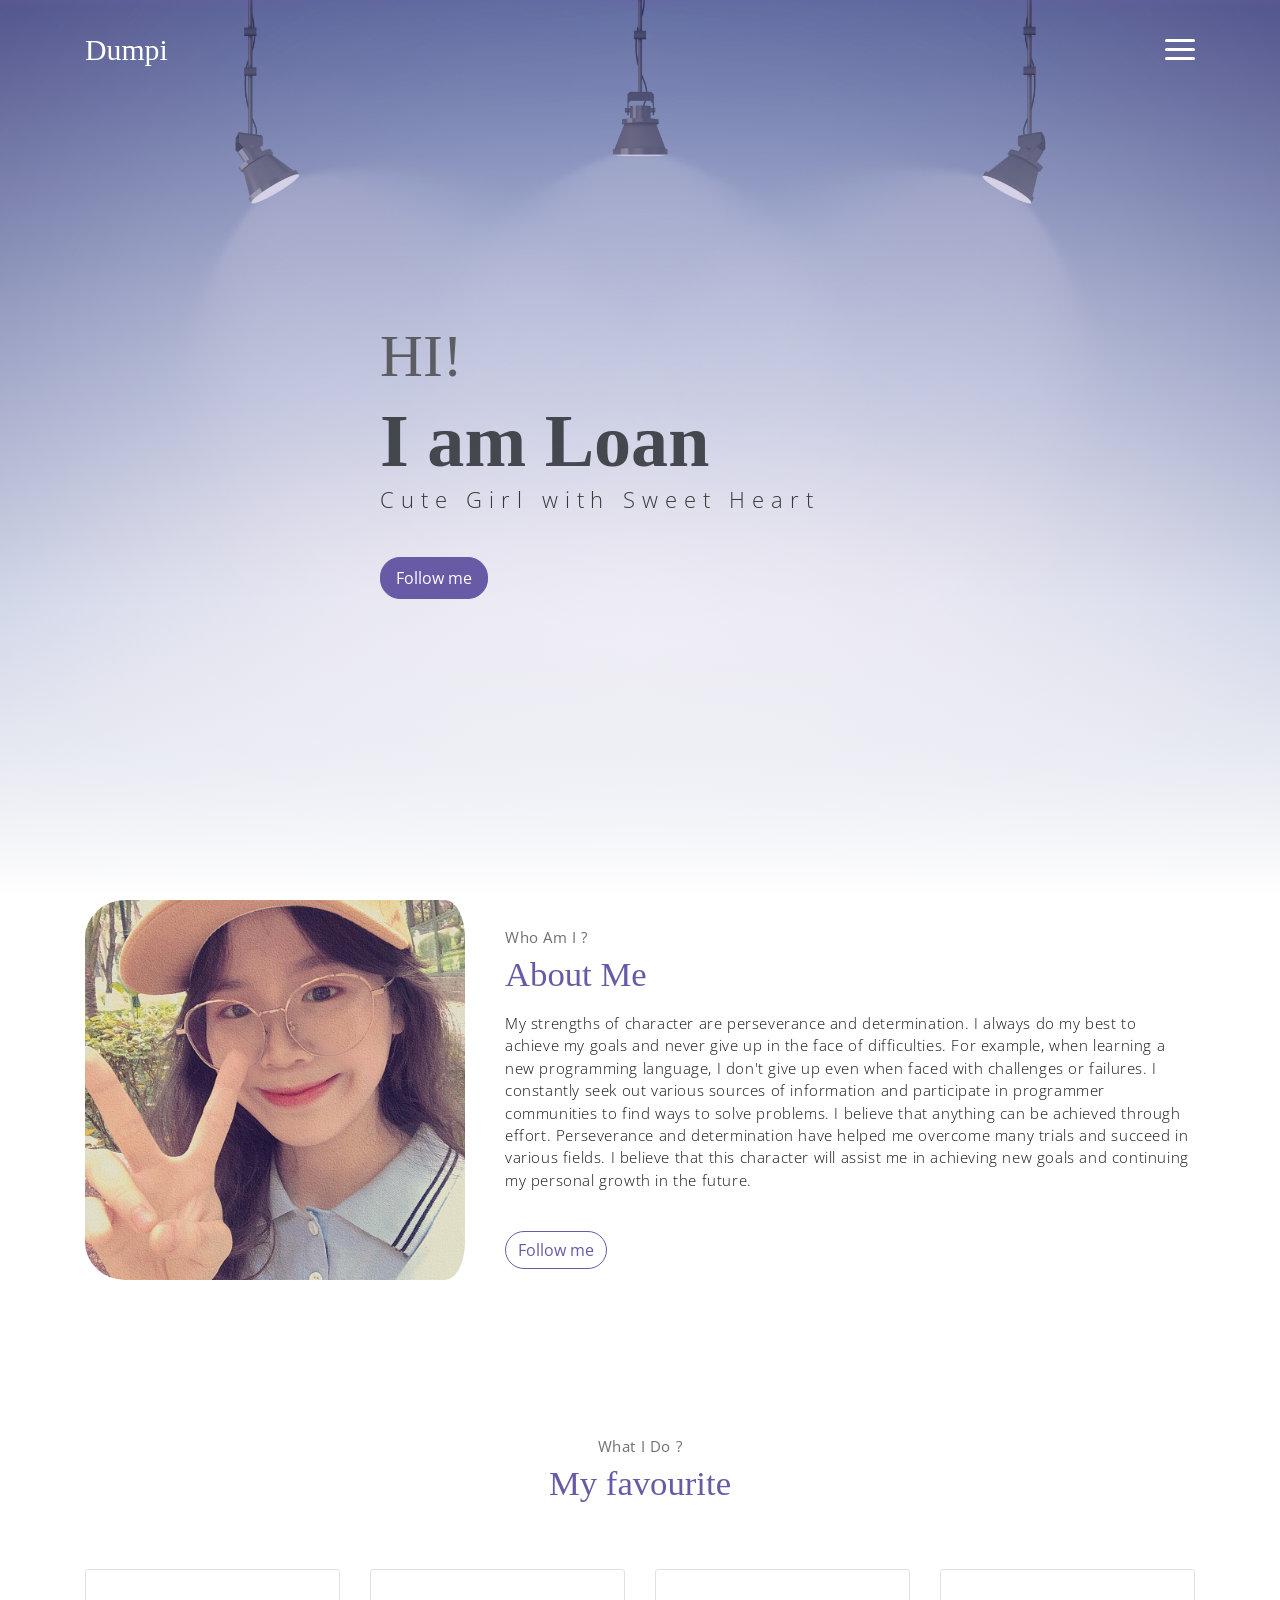
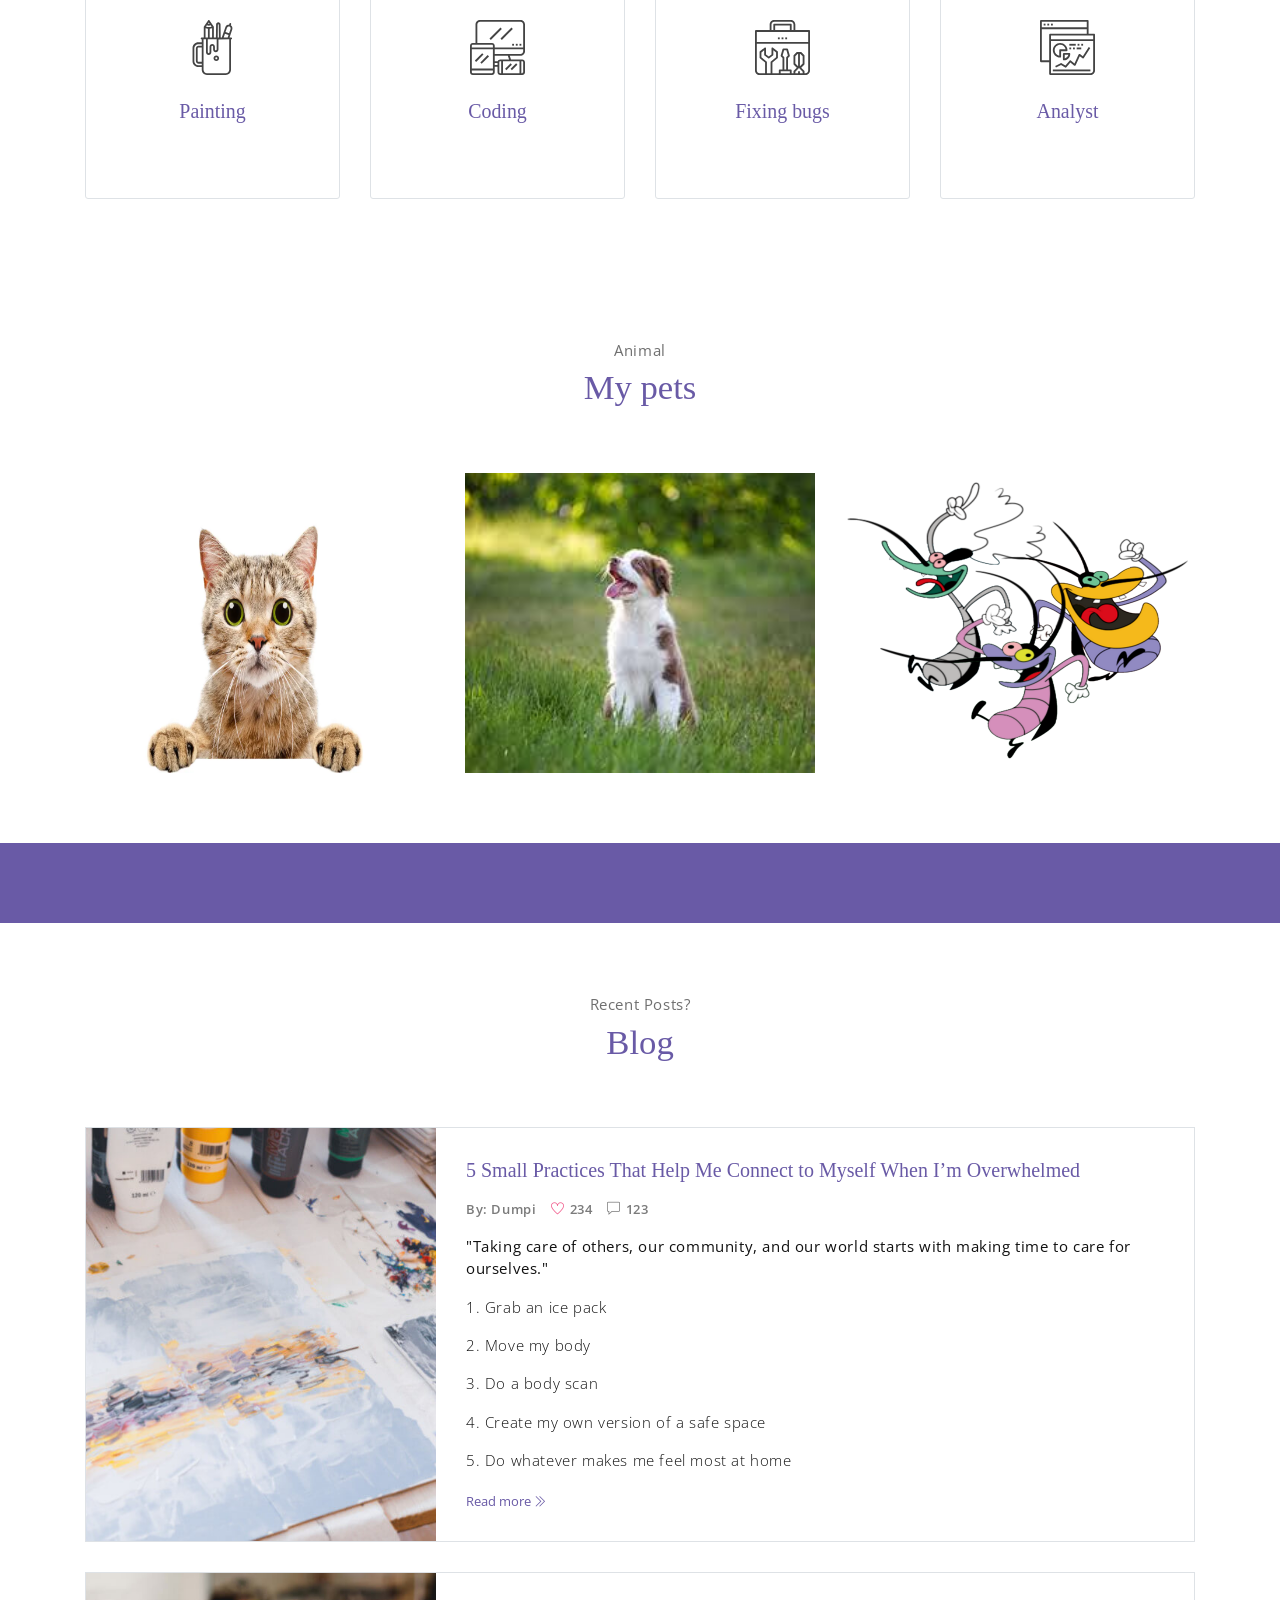
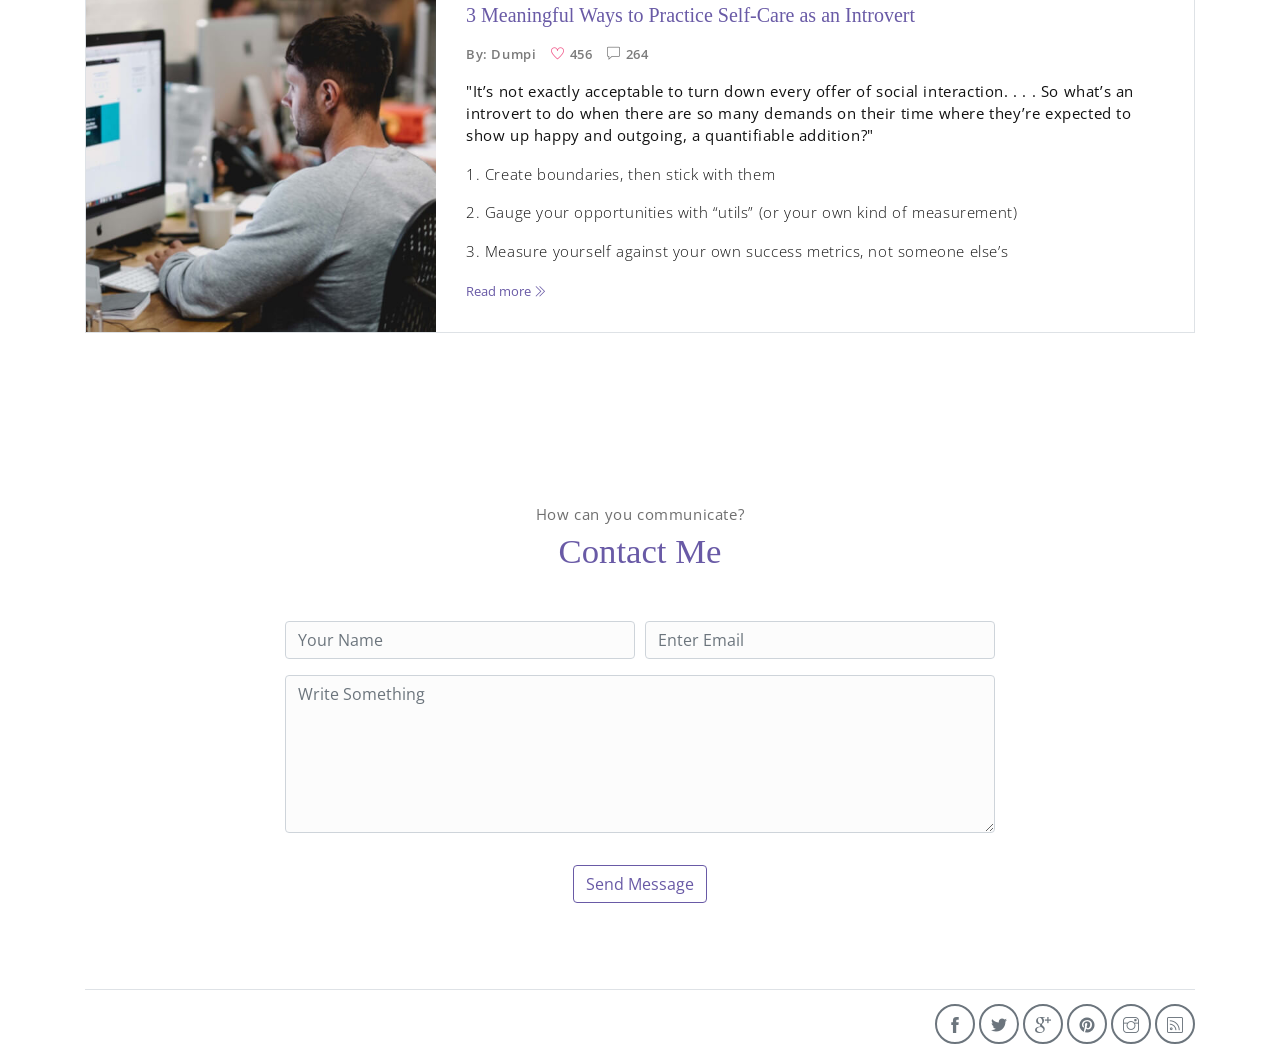
<file: public_html/index.html>
<!DOCTYPE html>
<html lang="en">
<head>
	<meta charset="utf-8">
    <meta name="viewport" content="width=device-width, initial-scale=1, shrink-to-fit=no">
    <meta name="description" content="Start your development with Meyawo landing page.">
    <meta name="author" content="Devcrud">
    <title>Loan's portfolio</title>
    <!-- font icons -->
    <link rel="stylesheet" href="assets/vendors/themify-icons/css/themify-icons.css">
    <!-- Bootstrap + Meyawo main styles -->
	<link rel="stylesheet" href="assets/css/meyawo.css">
</head>
<body data-spy="scroll" data-target=".navbar" data-offset="40" id="home">

    <!-- Page Navbar -->
    <nav class="custom-navbar" data-spy="affix" data-offset-top="20">
        <div class="container">
            <a class="logo" href="#">Dumpi</a>         
            <ul class="nav">
                <li class="item">
                    <a class="link" href="#home">Home</a>
                </li>
                <li class="item">
                    <a class="link" href="#about">About</a>
                </li>
                <li class="item">
                    <a class="link" href="#portfolio">Portfolio</a>
                </li>
                <li class="item">
                    <a class="link" href="#testmonial">Testmonial</a>
                </li>
                <li class="item">
                    <a class="link" href="#blog">Blog</a>
                </li>
                <li class="item">
                    <a class="link" href="#contact">Contact</a>
                </li>
                <li class="item ml-md-3">
                    <a href="components.html" class="btn btn-primary">Components</a>
                </li>
            </ul>
            <a href="javascript:void(0)" id="nav-toggle" class="hamburger hamburger--elastic">
                <div class="hamburger-box">
                  <div class="hamburger-inner"></div>
                </div>
            </a>
        </div>          
    </nav><!-- End of Page Navbar -->

    <!-- page header -->
    <header id="home" class="header">
        <div class="overlay"></div>
        <div class="header-content container">
            <h1 class="header-title">
                <span class="up">HI!</span>
                <span class="down">I am Loan</span>
            </h1>
            <p class="header-subtitle">Cute Girl with Sweet Heart</p>            
            <a href="https://github.com/LoanTran03" target="_blank">
                <button class="btn btn-primary">Follow me</button>
            </a>
            
        </div>              
    </header><!-- end of page header -->

    <!-- about section -->
    <section class="section pt-0" id="about">
        <!-- container -->
        <div class="container text-center">
            <!-- about wrapper -->
            <div class="about">
                <div class="about-img-holder">
                    <img src="assets/imgs/avt.jpg" class="about-img">
                </div>
                <div class="about-caption">
                    <p class="section-subtitle">Who Am I ?</p>
                    <h2 class="section-title mb-3">About Me</h2>
                    <p>
                        My strengths of character are perseverance and determination. I always do my best to achieve my goals and never give up in the face of difficulties. For example, when learning a new programming language, I don't give up even when faced with challenges or failures. I constantly seek out various sources of information and participate in programmer communities to find ways to solve problems. I believe that anything can be achieved through effort. Perseverance and determination have helped me overcome many trials and succeed in various fields. I believe that this character will assist me in achieving new goals and continuing my personal growth in the future.     
                    </p>
                    <a href="https://github.com/LoanTran03" target="_blank">
                    <button class="btn-rounded btn btn-outline-primary mt-4">Follow me</button>
                    </a>
                </div>              
            </div><!-- end of about wrapper -->
        </div><!-- end of container -->
    </section> <!-- end of about section -->

    <!-- service section -->
    <section class="section" id="service">
        <div class="container text-center">
            <p class="section-subtitle">What I Do ?</p>
            <h6 class="section-title mb-6">My favourite</h6>
            <!-- row -->
            <div class="row">
                <div class="col-md-6 col-lg-3">
                    <div class="service-card">
                        <div class="body">
                            <img src="assets/imgs/pencil-case.svg" class="icon">
                            <h6 class="title">Painting</h6>
                            <p class="subtitle">A creative outlet that allows self-expression, relaxation, and the opportunity to create visually captivating artwork.</p>
                        </div>
                    </div>
                </div>
                <div class="col-md-6 col-lg-3">
                    <div class="service-card">
                        <div class="body">
                            <img src="assets/imgs/responsive.svg" class="icon">
                            <h6 class="title">Coding</h6>
                            <p class="subtitle">It's the art of crafting logical instructions that enable computers to perform complex tasks and solve problems efficiently.</p>
                        </div>
                    </div>
                </div>
                <div class="col-md-6 col-lg-3">
                    <div class="service-card">
                        <div class="body">
                            <img src="assets/imgs/toolbox.svg" class="icon">
                            <h6 class="title">Fixing bugs</h6>
                            <p class="subtitle">The detective work of identifying and resolving issues in software or systems..</p>
                        </div>
                    </div>
                </div>
                <div class="col-md-6 col-lg-3">
                    <div class="service-card">
                        <div class="body">
                            <img src="assets/imgs/analytics.svg" alt="Download free bootstrap 4 landing page, free boootstrap 4 templates, Download free bootstrap 4.1 landing page, free boootstrap 4.1.1 templates, meyawo Landing page" class="icon">
                            <h6 class="title">Analyst</h6>
                            <p class="subtitle">Delving into data and uncovering insights that drive informed decision-making.</p>
                        </div>
                    </div>
                </div>
            </div><!-- end of row -->
        </div>
    </section><!-- end of service section -->

    <!-- portfolio section -->
    <section class="section" id="portfolio">
        <div class="container text-center">
            <p class="section-subtitle">Animal</p>
            <h6 class="section-title mb-6">My pets</h6>
            <!-- row -->
            <div class="row">
                <div class="col-md-4">
                    <a href="#" class="portfolio-card">
                        <img src="assets/imgs/3683.jpg.webp" class="portfolio-card-img resize-img" >    
                        <span class="portfolio-card-overlay">
                            <span class="portfolio-card-caption">
                                <h4>Cat</h4>
                                <p class="font-weight-normal"></p>
                            </span>                         
                        </span>                     
                    </a>
                </div>
                <div class="col-md-4">
                    <a href="#" class="portfolio-card">
                        <img class="portfolio-card-img resize-img" src="assets/imgs/images.jpeg">
                        <span class="portfolio-card-overlay">
                            <span class="portfolio-card-caption">
                                <h4>Dog</h4>
                                <p class="font-weight-normal"></p>
                            </span>                         
                        </span>                         
                    </a>
                </div>
                <div class="col-md-4">
                    <a href="#" class="portfolio-card">
                        <img class="portfolio-card-img resize-img" src="assets/imgs/Marky,_Joey_and_Dee_Dee.png">    
                        <span class="portfolio-card-overlay">
                            <span class="portfolio-card-caption">
                                <h4>Cockroaches</h4>
                                <p class="font-weight-normal"></p>
                            </span>                         
                        </span>                     
                    </a>
                </div>
            </div><!-- end of row -->
        </div><!-- end of container -->
    </section> <!-- end of portfolio section -->

    <!-- pricing section -->
    <!-- <section class="section" id="pricing">
        <div class="container text-center">
            <p class="section-subtitle">How Much I Charge ?</p>
            <h6 class="section-title mb-6">My Pricing</h6>
           
            <div class="pricing-wrapper">
                <div class="pricing-card">
                    <div class="pricing-card-header">
                        <img class="pricing-card-icon" src="assets/imgs/scooter.svg" alt="Download free bootstrap 4 landing page, free boootstrap 4 templates, Download free bootstrap 4.1 landing page, free boootstrap 4.1.1 templates, meyawo Landing page">
                    </div>
                    <div class="pricing-card-body">
                        <h6 class="pricing-card-title">Free</h6>
                        <div class="pricing-card-list">
                            <p>accusamus reprehenderit</p>
                            <p>provident dolorem </p>
                            <p>quos neque</p>
                            <p>fugiat quibusdam</p>
                            <p><i class="ti-close"></i></p>
                            <p><i class="ti-close"></i></p>
                        </div>
                    </div>
                    <div class="pricing-card-footer">
                        <span>$</span>
                        <span>0.00/Month</span>
                    </div>
                    <a href="#" class="btn btn-primary mt-3 pricing-card-btn">Subscribe</a>
                </div>
                <div class="pricing-card">
                    <div class="pricing-card-header">
                        <img class="pricing-card-icon" src="assets/imgs/shipped.svg" alt="Download free bootstrap 4 landing page, free boootstrap 4 templates, Download free bootstrap 4.1 landing page, free boootstrap 4.1.1 templates, meyawo Landing page">
                    </div>
                    <div class="pricing-card-body">
                        <h6 class="pricing-card-title">Basic</h6>
                        <div class="pricing-card-list">
                            <p>accusamus reprehenderit</p>
                            <p>provident dolorem </p>
                            <p>quos neque</p>
                            <p>fugiat quibusdam</p>
                            <p>accusamus laboriosam</p>
                            <p><i class="ti-close"></i></p>
                        </div>
                    </div>
                    <div class="pricing-card-footer">
                        <span>$</span>
                        <span>9.99/Month</span>
                    </div>
                    <a href="#" class="btn btn-primary mt-3 pricing-card-btn">Subscribe</a>
                </div>
                <div class="pricing-card">
                    <div class="pricing-card-header">
                        <img class="pricing-card-icon" src="assets/imgs/startup.svg" alt="Download free bootstrap 4 landing page, free boootstrap 4 templates, Download free bootstrap 4.1 landing page, free boootstrap 4.1.1 templates, meyawo Landing page">
                    </div>
                    <div class="pricing-card-body">
                        <h6 class="pricing-card-title">Premium</h6>
                        <div class="pricing-card-list">
                            <p>accusamus reprehenderit</p>
                            <p>provident dolorem </p>
                            <p>quos neque</p>
                            <p>fugiat quibusdam</p>
                            <p>accusamus laboriosam</p>
                            <p>inventore omnis</p>
                        </div>
                    </div>
                    <div class="pricing-card-footer">
                        <span>$</span>
                        <span>99.9/Month</span>
                    </div>
                    <a href="#" class="btn btn-primary mt-3 pricing-card-btn">Subscribe</a>
                </div>

            </div>
        </div> 
    </section> -->
    <!-- end of pricing section -->

    <!-- section -->
    <section class="section-sm bg-primary">
        <!-- container -->
        <div class="container text-center text-sm-left">
            <!-- row -->
            <!-- <div class="row align-items-center">
                <div class="col-sm offset-md-1 mb-4 mb-md-0">
                    <h6 class="title text-light">Want to work with me?</h6>
                    <p class="m-0 text-light">Always feel Free to Contact & Hire me</p>
                </div>
                <div class="col-sm offset-sm-2 offset-md-3">
                    <button class="btn btn-lg my-font btn-light rounded">Hire Me</button>
                </div>
            </div> -->
             <!-- end of row -->
        </div> <!-- end of container -->
    </section> <!-- end of section -->

    <!-- testimonial section -->
    <!-- <section class="section" id="testmonial">
        <div class="container text-center">
            <p class="section-subtitle">What Think Client About Me ?</p>
            <h6 class="section-title mb-6">Testmonial</h6>

            
            <div class="row">
                <div class="col-md-6">
                    <div class="testimonial-card">
                        <div class="testimonial-card-img-holder">
                            <img src="assets/imgs/avatar2.jpg" class="testimonial-card-img" alt="Download free bootstrap 4 landing page, free boootstrap 4 templates, Download free bootstrap 4.1 landing page, free boootstrap 4.1.1 templates, meyawo Landing page">                           
                        </div>
                        <div class="testimonial-card-body">
                            <p class="testimonial-card-subtitle">Lorem ipsum dolor sit amet, consectetur adipisicing elit. Eaque doloribus autem aperiam earum nostrum omnis blanditiis corporis perspiciatis adipisci nihil.</p>
                            <h6 class="testimonial-card-title">Emily Reb</h6>
                        </div>
                    </div>
                </div>
                <div class="col-md-6">
                    <div class="testimonial-card">
                        <div class="testimonial-card-img-holder">
                            <img src="assets/imgs/avatar3.jpg" class="testimonial-card-img" alt="Download free bootstrap 4 landing page, free boootstrap 4 templates, Download free bootstrap 4.1 landing page, free boootstrap 4.1.1 templates, meyawo Landing page">                        
                        </div>
                        <div class="testimonial-card-body">
                            <p class="testimonial-card-subtitle">Lorem ipsum dolor sit amet, consectetur adipisicing elit. Eaque doloribus autem aperiam earum nostrum omnis blanditiis corporis perspiciatis adipisci nihil.</p>
                            <h6 class="testimonial-card-title">Emily Reb</h6>
                        </div>
                    </div>
                </div>
            </div>
        </div> 
    </section>  -->
    <!-- end of testimonial section -->
    
    <!-- blog section -->
    <section class="section" id="blog">
        <!-- container -->
        <div class="container text-center">
            <p class="section-subtitle">Recent Posts?</p>
            <h6 class="section-title mb-6">Blog</h6>
            <!-- blog-wrapper -->
            <div class="blog-card">
                <div class="blog-card-header">
                    <img src="assets/imgs/img-1.jpg" class="blog-card-img" alt="Download free bootstrap 4 landing page, free boootstrap 4 templates, Download free bootstrap 4.1 landing page, free boootstrap 4.1.1 templates, meyawo Landing page">
                </div>
                <div class="blog-card-body">
                    <h5 class="blog-card-title">5 Small Practices That Help Me Connect to Myself When I’m Overwhelmed</h6>

                    <p class="blog-card-caption">
                        <a href="#">By: Dumpi</a>
                        <a href="#"><i class="ti-heart text-danger"></i> 234</a>
                        <a href="#"><i class="ti-comment"></i> 123</a>
                    </p>
                    <p><b>"Taking care of others, our community, and our world starts with making time to care for ourselves."</b></p>
                    <p>1. Grab an ice pack</p>
                    <p>2. Move my body</p>
                    <p>3. Do a body scan</p>
                    <p>4. Create my own version of a safe space</p>
                    <p>5. Do whatever makes me feel most at home</p>

                    <a href="#" class="blog-card-link">Read more <i class="ti-angle-double-right"></i></a>
                </div>
            </div><!-- end of blog wrapper -->

            <!-- blog-wrapper -->
            <div class="blog-card">
                <div class="blog-card-header">
                    <img src="assets/imgs/img-2.jpg" class="blog-card-img" alt="Download free bootstrap 4 landing page, free boootstrap 4 templates, Download free bootstrap 4.1 landing page, free boootstrap 4.1.1 templates, meyawo Landing page">
                </div>
                <div class="blog-card-body">
                    <h5 class="blog-card-title">3 Meaningful Ways to Practice Self-Care as an Introvert</h6>

                    <p class="blog-card-caption">
                        <a href="#">By: Dumpi</a>
                        <a href="#"><i class="ti-heart text-danger"></i> 456</a>
                        <a href="#"><i class="ti-comment"></i> 264</a>
                    </p>
                    <p><b>"It’s not exactly acceptable to turn down every offer of social interaction. . . . So what’s an introvert to do when there are so many demands on their time where they’re expected to show up happy and outgoing, a quantifiable addition?"</b></p>
                    <p>1. Create boundaries, then stick with them</p>
                    <p>2. Gauge your opportunities with “utils” (or your own kind of measurement)</p>
                    <p>3. Measure yourself against your own success metrics, not someone else’s</p>
                    <a href="#" class="blog-card-link">Read more <i class="ti-angle-double-right"></i></a>
                </div>
            </div><!-- end of blog wrapper -->

        </div><!-- end of container -->
    </section><!-- end of blog section -->

    <!-- contact section -->
    <section class="section" id="contact">
        <div class="container text-center">
            <p class="section-subtitle">How can you communicate?</p>
            <h6 class="section-title mb-5">Contact Me</h6>
            <!-- contact form -->
            <form action="" class="contact-form col-md-10 col-lg-8 m-auto">
                <div class="form-row">
                    <div class="form-group col-sm-6">
                        <input type="text" size="50" class="form-control" placeholder="Your Name" required>                 
                    </div>
                    <div class="form-group col-sm-6">
                        <input type="email" class="form-control" placeholder="Enter Email"requried>                 
                    </div>
                    <div class="form-group col-sm-12">
                        <textarea name="comment" id="comment" rows="6"   class="form-control" placeholder="Write Something"></textarea>
                    </div>
                    <div class="form-group col-sm-12 mt-3">
                        <input type="submit" value="Send Message" class="btn btn-outline-primary rounded">                  
                    </div>
                </div>  
            </form><!-- end of contact form -->
        </div><!-- end of container -->
    </section><!-- end of contact section -->

    <!-- footer -->
    <div class="container">
        <footer class="footer">       
            <div class="social-links text-right m-auto ml-sm-auto">
                <a href="javascript:void(0)" class="link"><i class="ti-facebook"></i></a>
                <a href="javascript:void(0)" class="link"><i class="ti-twitter-alt"></i></a>
                <a href="javascript:void(0)" class="link"><i class="ti-google"></i></a>
                <a href="javascript:void(0)" class="link"><i class="ti-pinterest-alt"></i></a>
                <a href="javascript:void(0)" class="link"><i class="ti-instagram"></i></a>
                <a href="javascript:void(0)" class="link"><i class="ti-rss"></i></a>
            </div>
        </footer>
    </div> <!-- end of page footer -->
	
	<!-- core  -->
    <script src="assets/vendors/jquery/jquery-3.4.1.js"></script>
    <script src="assets/vendors/bootstrap/bootstrap.bundle.js"></script>

    <!-- bootstrap 3 affix -->
	<script src="assets/vendors/bootstrap/bootstrap.affix.js"></script>

    <!-- Meyawo js -->
    <script src="assets/js/meyawo.js"></script>

</body>
</html>
</file>
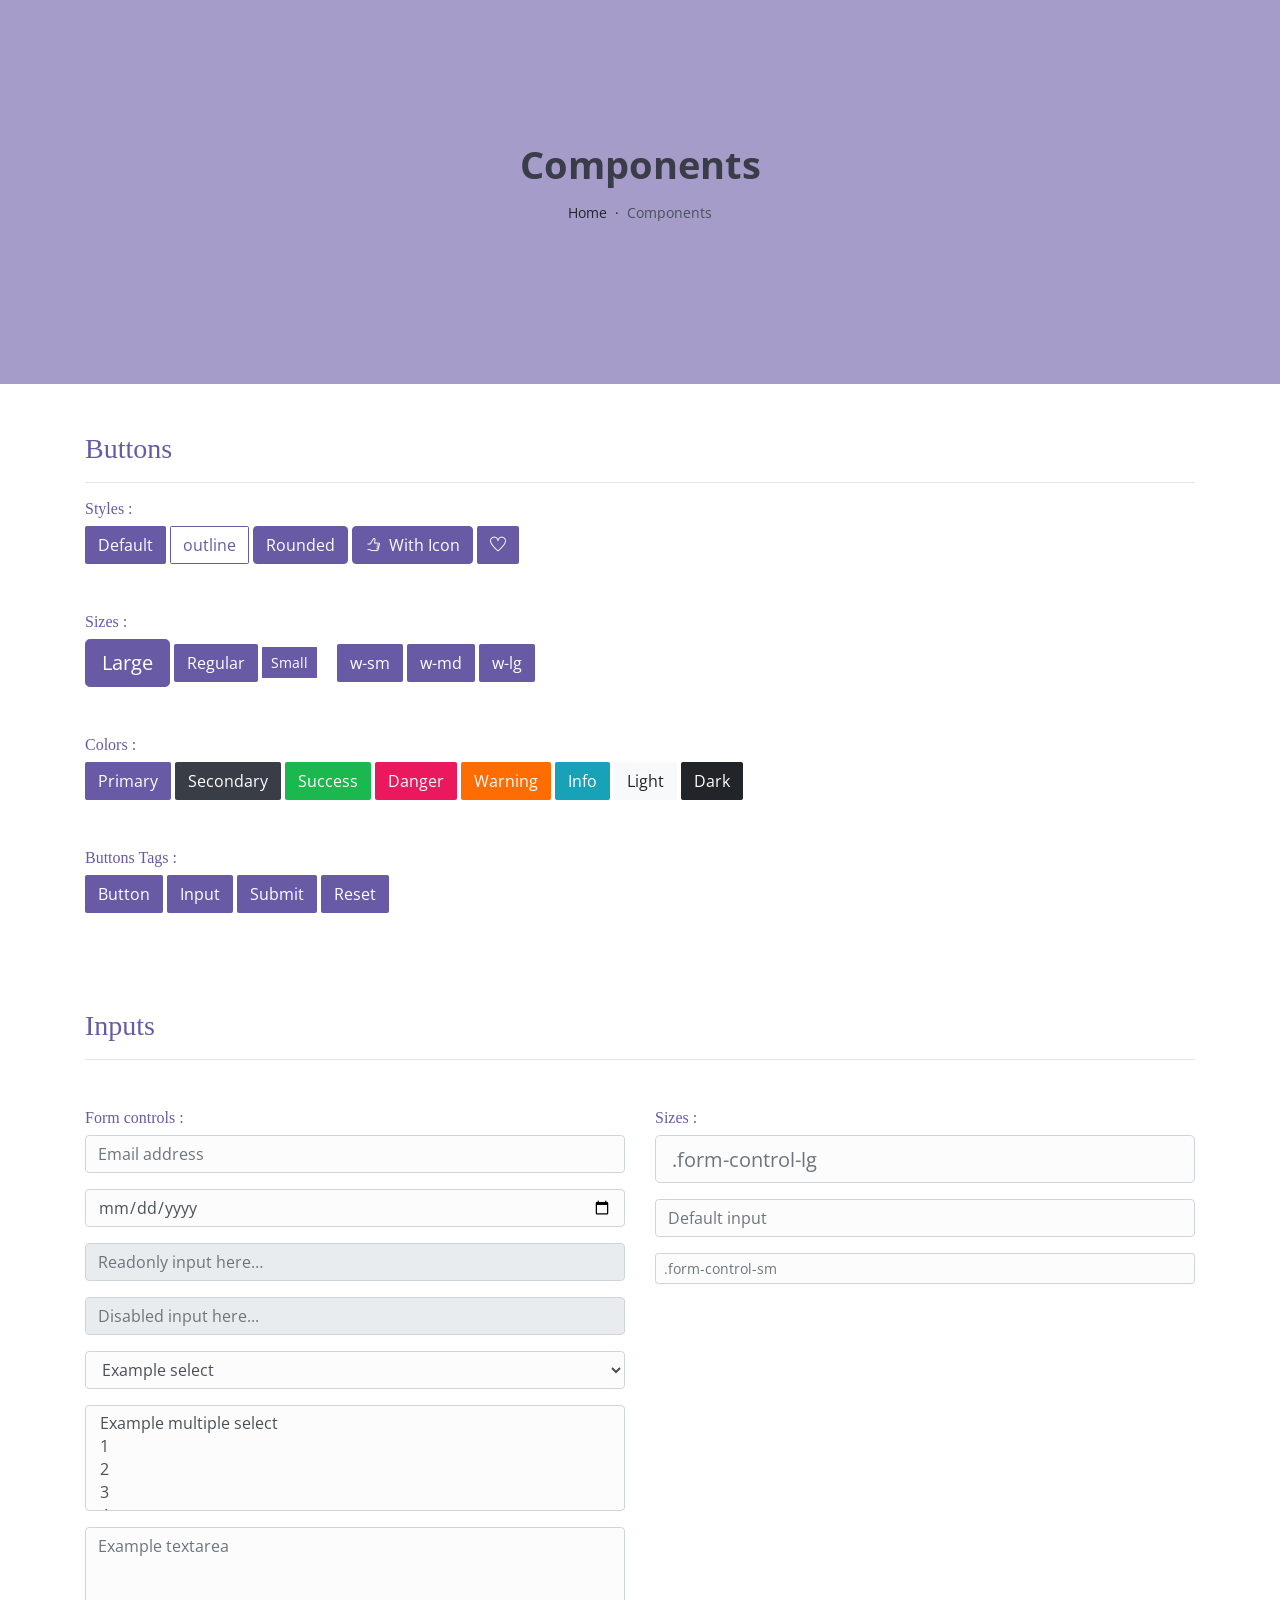
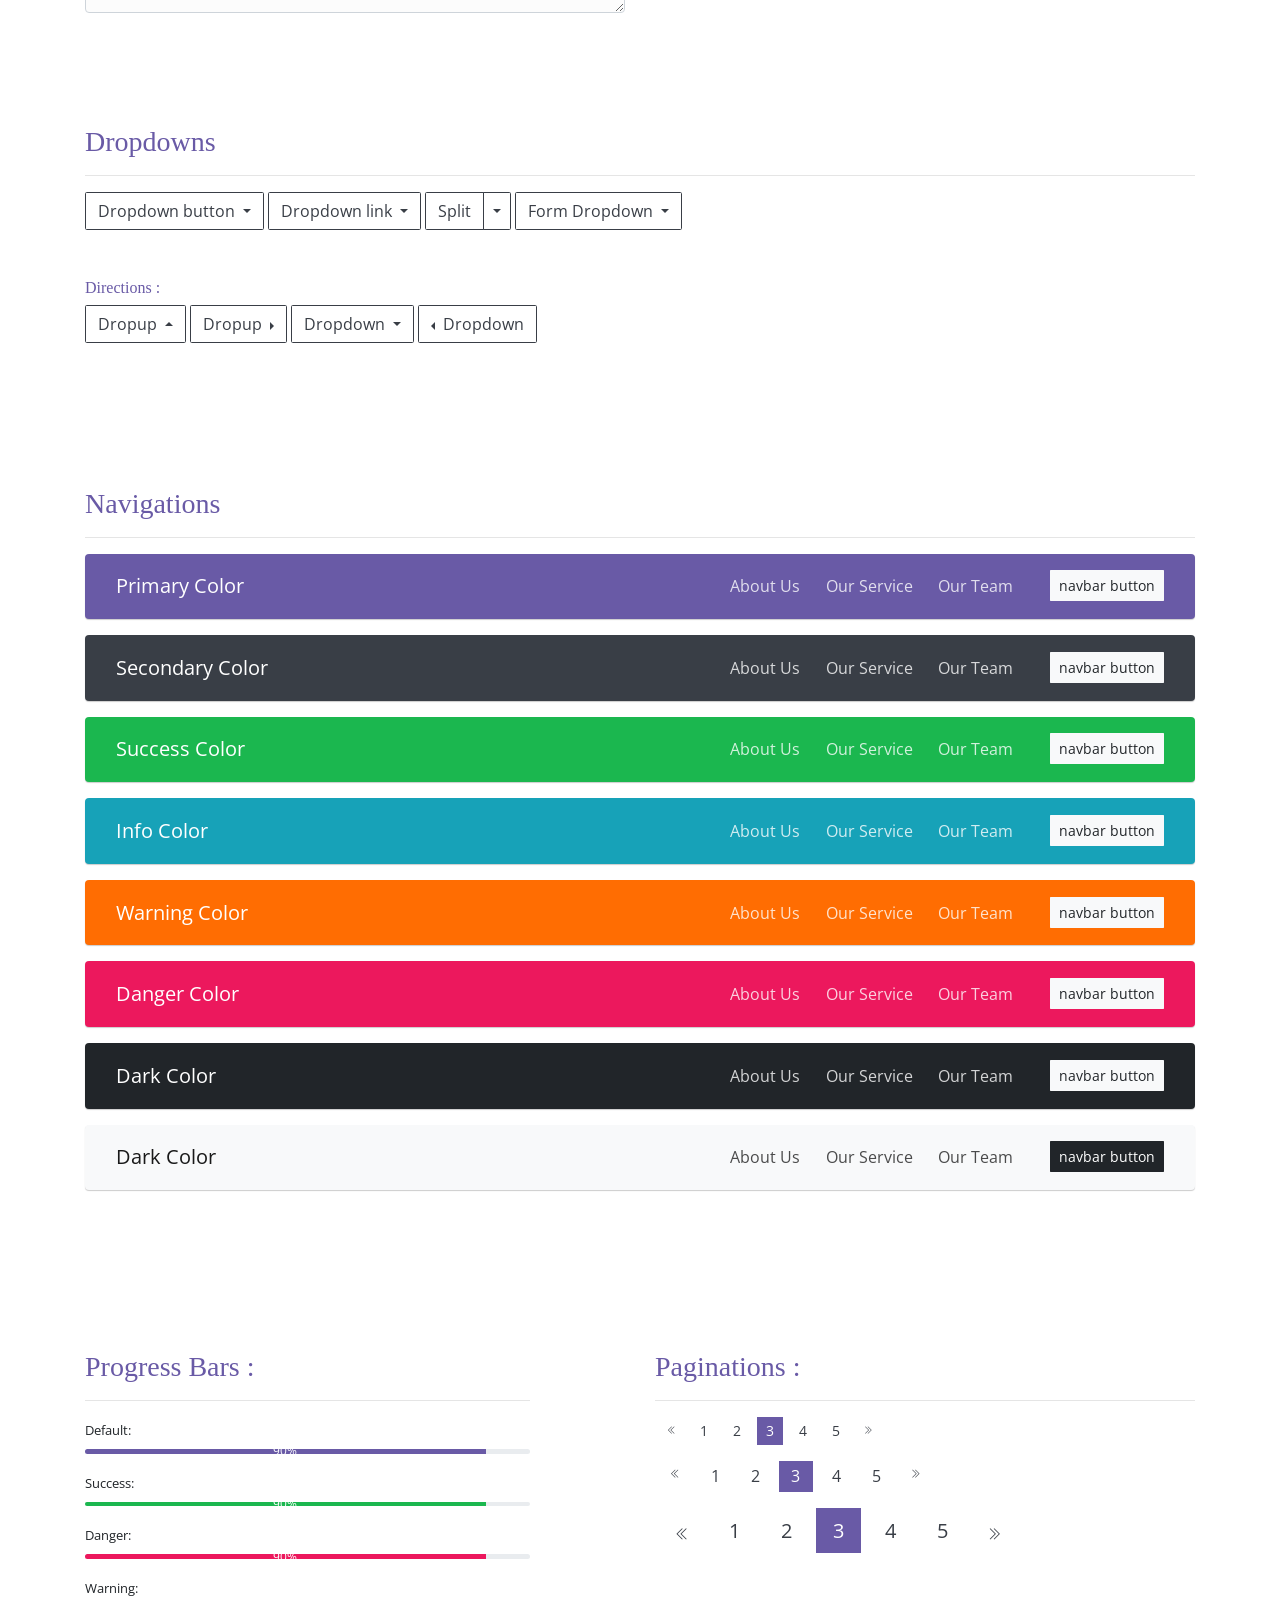
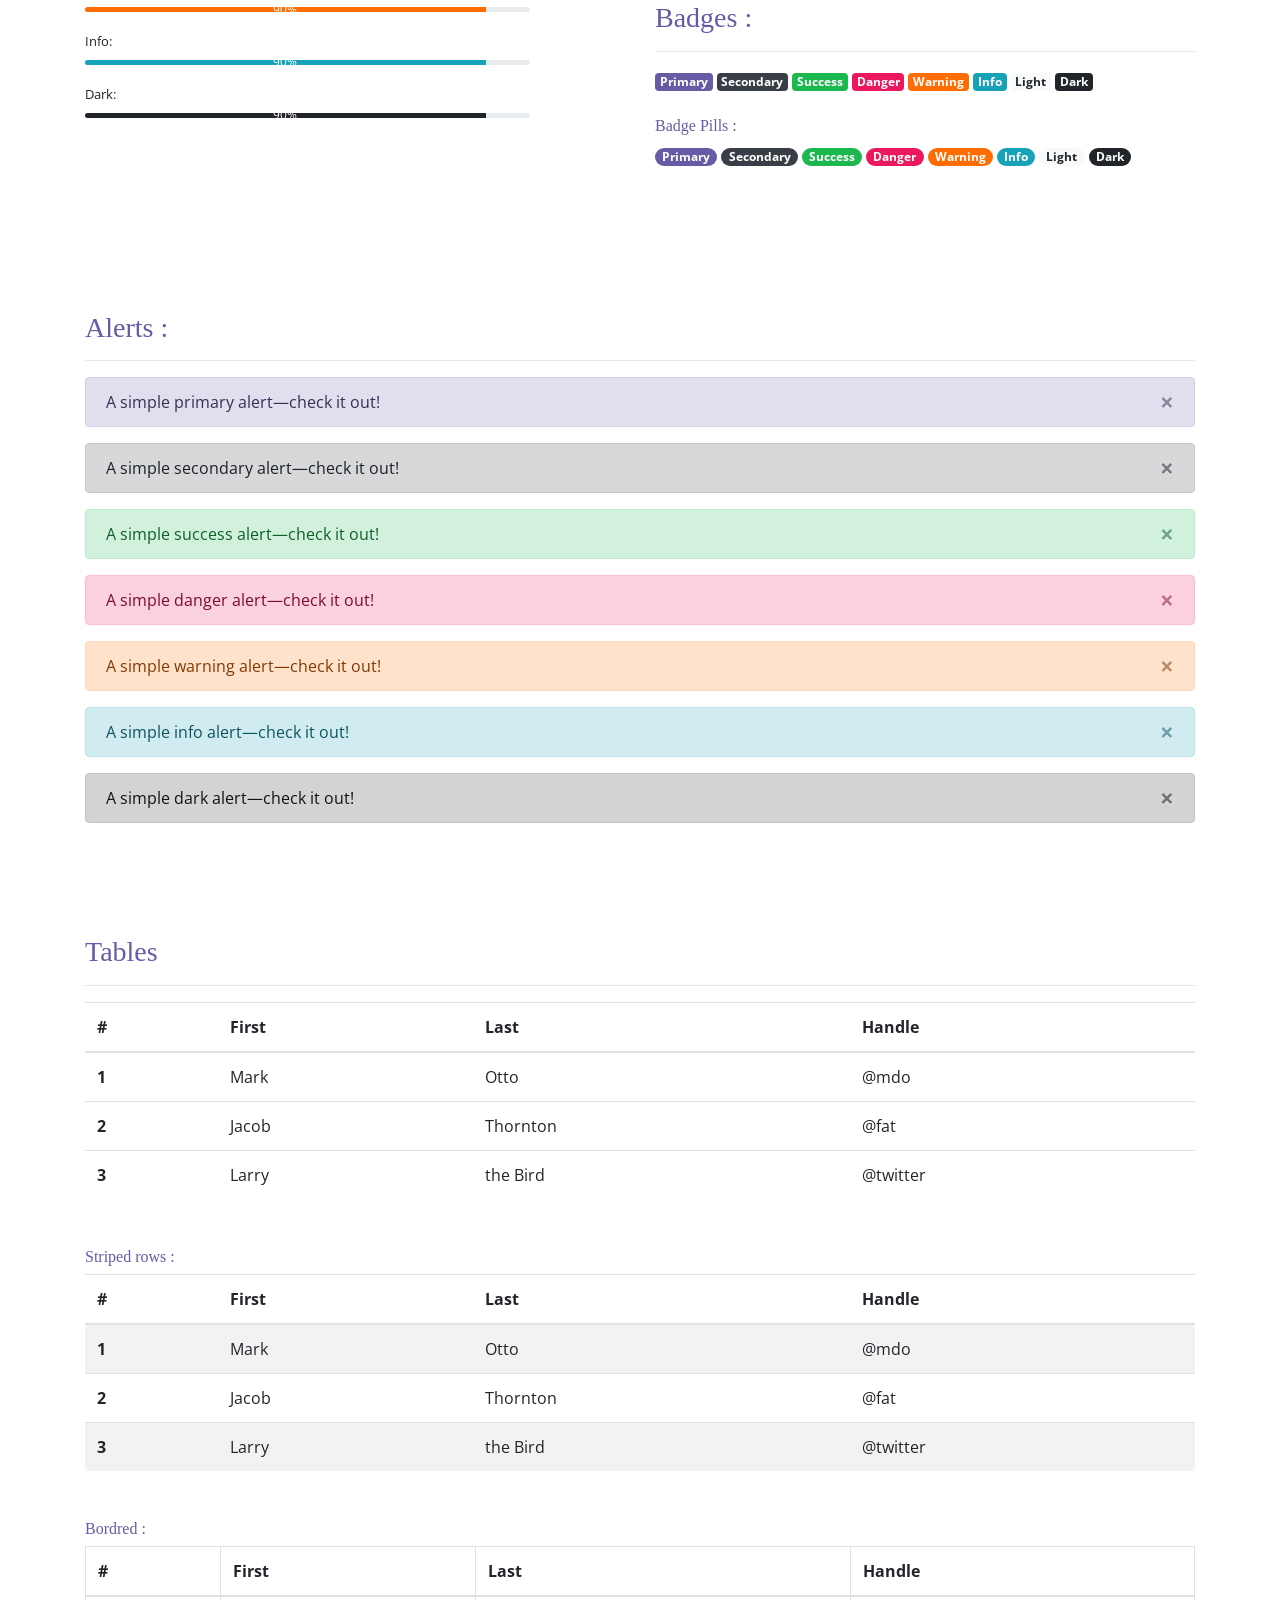
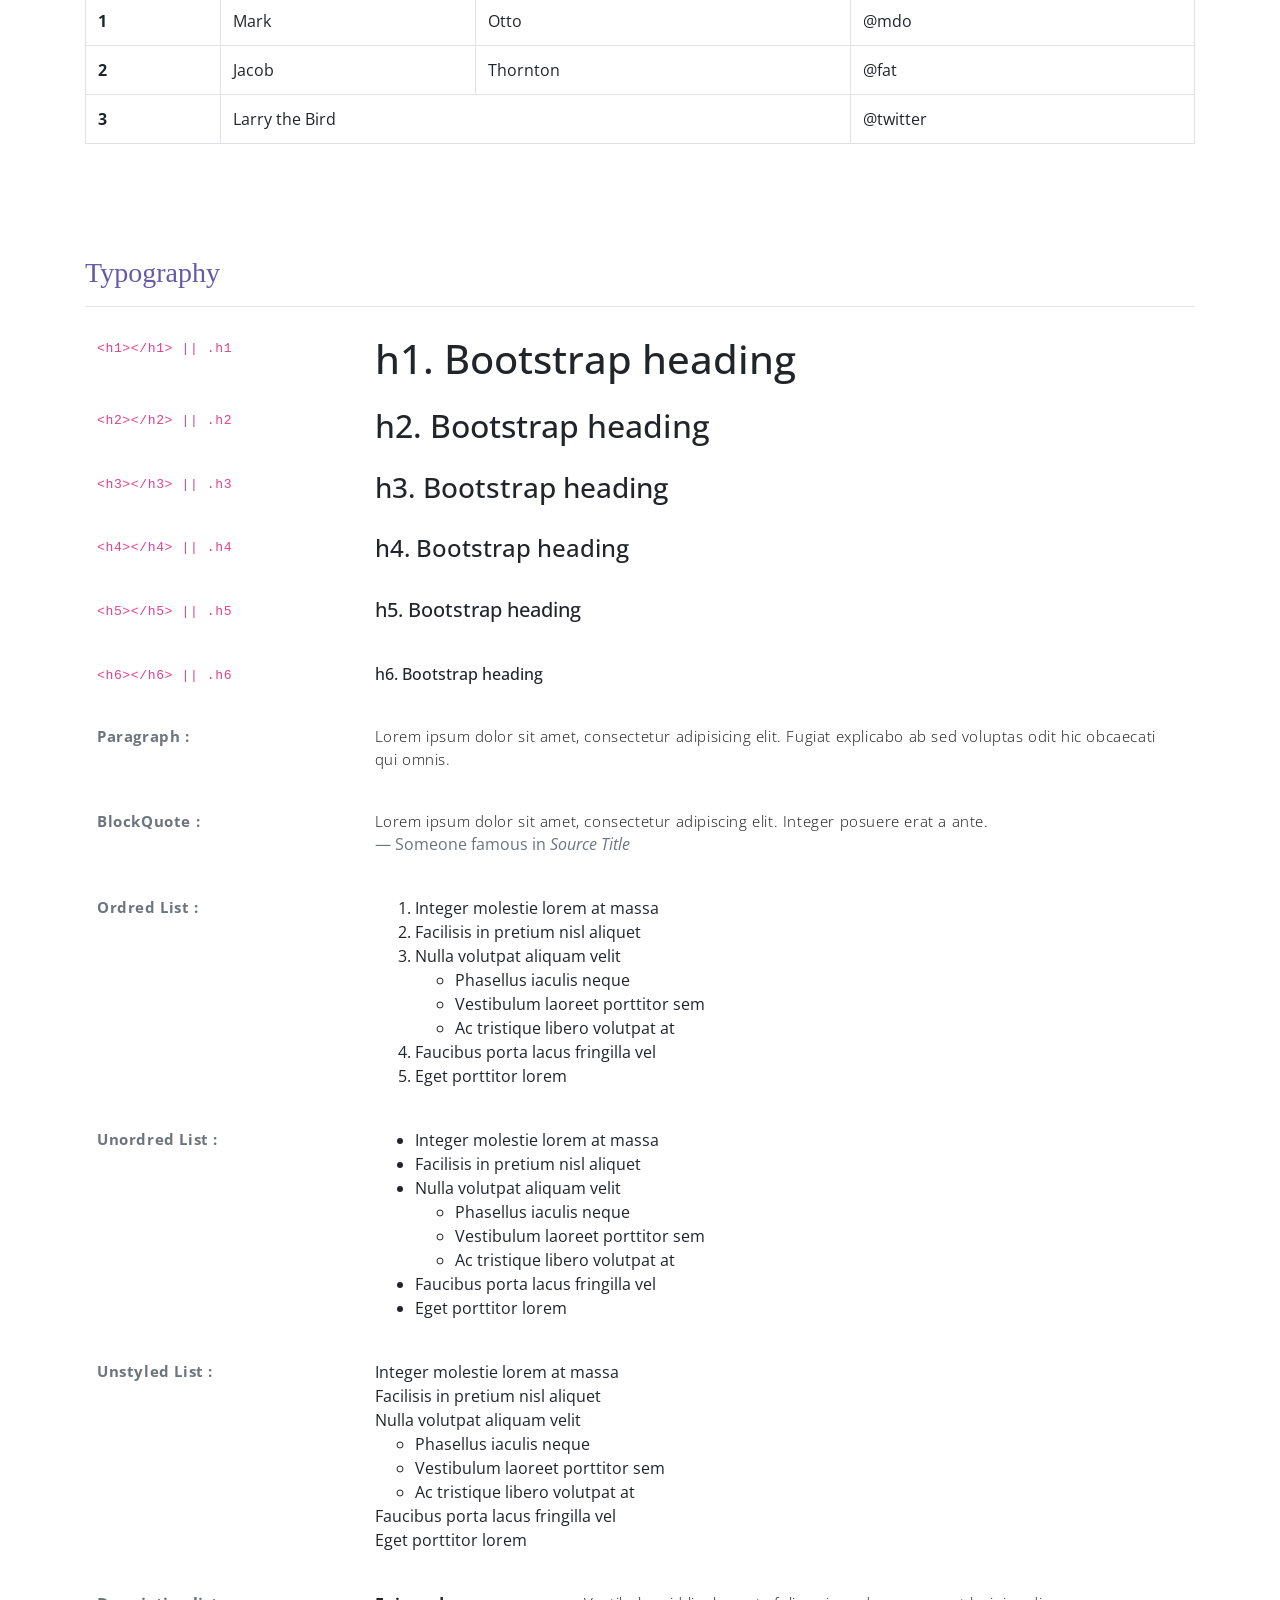
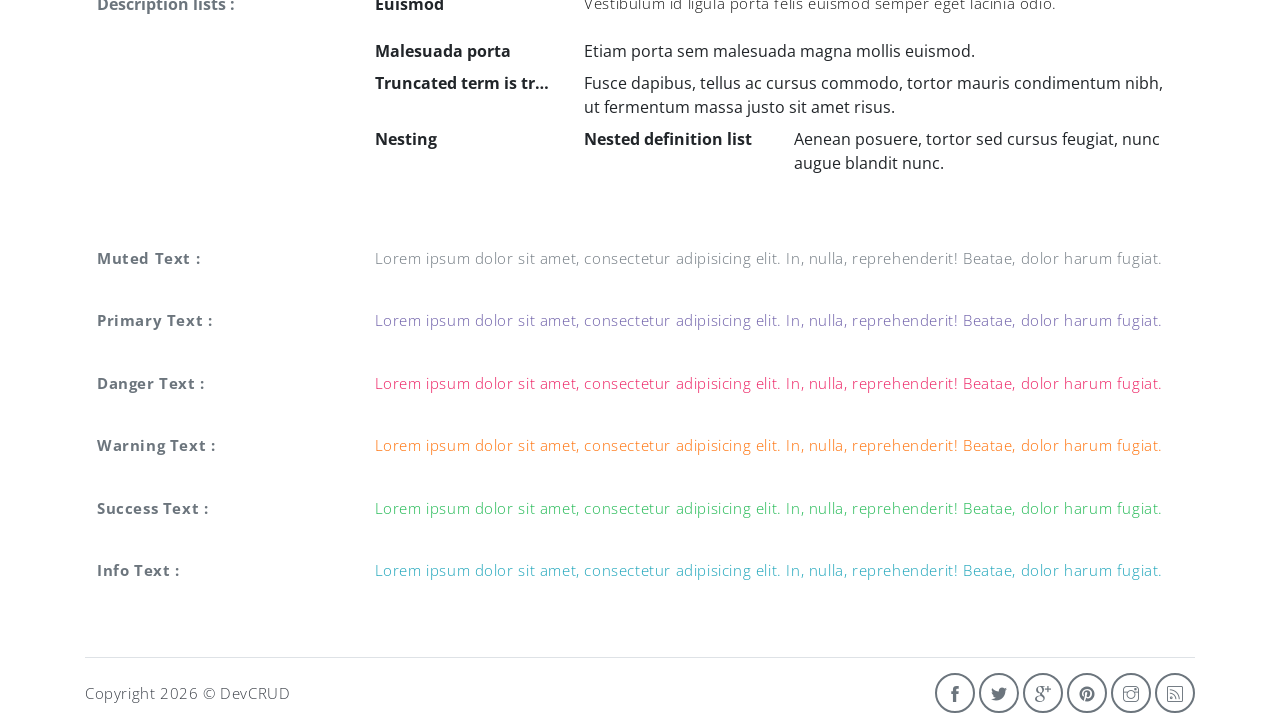
<file: public_html/components.html>
<!DOCTYPE html>
<html lang="en">
<head>
   <meta charset="utf-8">
   <meta name="viewport" content="width=device-width, initial-scale=1, shrink-to-fit=no">
   <meta name="description" content="Start your development with Meyawo landing page.">
   <meta name="author" content="Devcrud">
   <title>Meyawo Landing page | Components</title>
   <!-- font icons -->
   <link rel="stylesheet" href="assets/vendors/themify-icons/css/themify-icons.css">
   <!-- Bootstrap + Steller  -->
   <link rel="stylesheet" href="assets/css/meyawo.css">
</head>
<body>

   <!-- Page Header -->
   <header class="header header-mini"> 
      <div class="header-title">Components</div> 
      <nav aria-label="breadcrumb">
         <ol class="breadcrumb">
            <li class="breadcrumb-item"><a href="/">Home</a></li>
            <li class="breadcrumb-item active" aria-current="page">Components</li>
         </ol>
      </nav>
   </header> <!-- End Of Page Header -->

   <!-- main content -->
   <div class="container">

      <!-- Buttons -->
      <h3 class="mt-5">Buttons</h3>
      <hr>
      <h6 class="section-secondary-title">Styles :</h6>
      <button class="btn btn-primary">Default</button>
      <button class="btn btn-outline-primary">outline</button>
      <button class="btn btn-primary rounded">Rounded</button>
      <button class="btn btn-primary rounded"><i class="ti-thumb-up pr-1"></i> With Icon</button>
      <button class="btn btn-primary circle"><i class="ti-heart"></i></button>

      <h6 class="section-secondary-title mt-5">Sizes :</h6>
      <button class="btn btn-primary btn-lg">Large</button>
      <button class="btn btn-primary ">Regular</button>
      <button class="btn btn-primary btn-sm">Small</button>
      <button class="btn btn-primary w-sm ml-3">w-sm</button>
      <button class="btn btn-primary w-md">w-md</button>
      <button class="btn btn-primary w-lg">w-lg</button>

      <h6 class="section-secondary-title mt-5">Colors :</h6>          
      <button type="button" class="btn btn-primary">Primary</button>
      <button type="button" class="btn btn-secondary">Secondary</button>
      <button type="button" class="btn btn-success">Success</button>
      <button type="button" class="btn btn-danger">Danger</button>
      <button type="button" class="btn btn-warning">Warning</button>
      <button type="button" class="btn btn-info">Info</button>
      <button type="button" class="btn btn-light">Light</button>
      <button type="button" class="btn btn-dark">Dark</button>

      <h6 class="section-secondary-title mt-5">Buttons Tags :</h6>
      <button class="btn btn-primary" type="submit">Button</button>
      <input class="btn btn-primary" type="button" value="Input">
      <input class="btn btn-primary" type="submit" value="Submit">
      <input class="btn btn-primary" type="reset" value="Reset">
      
      <!-- devider -->
      <div class="py-5"></div>

      <!-- Inputs -->
      <h3>Inputs</h3>
      <hr>
      <div class="row mt-5">
         <div class="col-md-6">
            <h6 class="section-secondary-title">Form controls :</h6>        
            <div class="form-group">
               <input type="email" class="form-control" id="exampleFormControlInput1" placeholder="Email address">
            </div>
            <div class="form-group">
               <input type="date" class="form-control" id="exampleFormControlInput1" placeholder="Date">
            </div>
            <div class="form-group">
               <input class="form-control" type="text" placeholder="Readonly input here…" readonly>
            </div>
            <div class="form-group">
               <input class="form-control" id="disabledInput" type="text" placeholder="Disabled input here..." disabled>
            </div>
            <div class="form-group">
               <select class="form-control" id="exampleFormControlSelect1">
                  <option>Example select</option>
                  <option>1</option>
                  <option>2</option>
                  <option>3</option>
                  <option>4</option>
                  <option>5</option>
               </select>
            </div>
            <div class="form-group">
               <select multiple class="form-control" id="exampleFormControlSelect2">
                  <option>Example multiple select</option>
                  <option>1</option>
                  <option>2</option>
                  <option>3</option>
                  <option>4</option>
                  <option>5</option>
               </select>
            </div>
            <div class="form-group">
               <textarea class="form-control" id="exampleFormControlTextarea1" rows="3" placeholder="Example textarea"></textarea>
            </div>
         </div>
         <div class="col-md-6">
            <h6 class="section-secondary-title">Sizes :</h6>    
            <div class="form-group">
               <input class="form-control form-control-lg" type="text" placeholder=".form-control-lg">             
            </div>
            <div class="form-group">
               <input class="form-control" type="text" placeholder="Default input">
            </div>
            <div class="form-group">
               <input class="form-control form-control-sm" type="text" placeholder=".form-control-sm"> 
            </div>
         </div>
      </div> <!-- end of inputs -->   

      <!-- devider -->
      <div class="py-5"></div>             

      <!-- Dropdowns -->
      <h3 class="components-section-title font-weight-normal">Dropdowns</h3>
      <hr>
      <div class="dropdown d-inline-block">
         <button class="btn btn-outline-secondary dropdown-toggle" type="button" id="dropdownMenuButton" data-toggle="dropdown" aria-haspopup="true" aria-expanded="false">
         Dropdown button
         </button>
         <div class="dropdown-menu" aria-labelledby="dropdownMenuButton">
         <a class="dropdown-item" href="#">Action</a>
         <a class="dropdown-item" href="#">Another action</a>
         <a class="dropdown-item" href="#">Something else here</a>
         </div>
      </div>
      <div class="dropdown d-inline-block">
         <a class="btn btn-outline-secondary dropdown-toggle" href="#" role="button" id="dropdownMenuLink" data-toggle="dropdown" aria-haspopup="true" aria-expanded="false">
            Dropdown link
         </a>
         <div class="dropdown-menu" aria-labelledby="dropdownMenuLink">
            <a class="dropdown-item" href="#">Action</a>
            <a class="dropdown-item" href="#">Another action</a>
            <a class="dropdown-item" href="#">Something else here</a>
         </div>
      </div>
      <div class="btn-group">
         <button type="button" class="btn btn-outline-secondary">Split</button>
         <button type="button" class="btn btn-outline-secondary dropdown-toggle dropdown-toggle-split" data-toggle="dropdown" aria-haspopup="true" aria-expanded="false">
         <span class="sr-only">Toggle Dropdown</span>
         </button>
         <div class="dropdown-menu">
            <a class="dropdown-item" href="#">Action</a>
            <a class="dropdown-item" href="#">Another action</a>
            <a class="dropdown-item" href="#">Something else here</a>
            <div class="dropdown-divider"></div>
            <a class="dropdown-item" href="#">Separated link</a>
         </div>
      </div>
      <div class="btn-group">
         <button class="btn btn-outline-secondary dropdown-toggle" type="button" id="dropdownMenuButton" data-toggle="dropdown" aria-haspopup="true" aria-expanded="false">
            Form Dropdown
         </button>
         <div class="dropdown-menu form">
            <form class="px-4 py-3">
               <div class="form-group">
                  <input type="email" class="form-control" id="exampleDropdownFormEmail1" placeholder="email@example.com">
               </div>
               <div class="form-group">
                  <input type="password" class="form-control" id="exampleDropdownFormPassword1" placeholder="Password">
               </div>
               <div class="form-check mb-3">
                  <input type="checkbox" class="form-check-input" id="dropdownCheck">
                  <label class="form-check-label" for="dropdownCheck">
                     Remember me
                  </label>
               </div>
               <button type="submit" class="btn btn-primary btn-block">Sign in</button>
            </form>
            <div class="dropdown-divider"></div>
            <a class="dropdown-item" href="#"><small>New around here? Sign up</small></a>
            <a class="dropdown-item" href="#"><small>Forgot password?</small></a>
         </div>
      </div>       
      <h6 class="section-secondary-title mt-5">Directions :</h6>  
      <div class="btn-group dropup">
         <button type="button" class="btn btn-outline-secondary dropdown-toggle" data-toggle="dropdown" aria-haspopup="true" aria-expanded="false">
            Dropup
         </button>
         <div class="dropdown-menu">
            <a class="dropdown-item" href="#">Action</a>
            <a class="dropdown-item" href="#">Another action</a>
            <a class="dropdown-item" href="#">Something else here</a>
            <div class="dropdown-divider"></div>
            <a class="dropdown-item" href="#">Separated link</a>
         </div>
      </div>
      <div class="btn-group dropright">
         <button type="button" class="btn btn-outline-secondary dropdown-toggle" data-toggle="dropdown" aria-haspopup="true" aria-expanded="false">
            Dropup
         </button>
         <div class="dropdown-menu">
            <a class="dropdown-item" href="#">Action</a>
            <a class="dropdown-item" href="#">Another action</a>
            <a class="dropdown-item" href="#">Something else here</a>
            <div class="dropdown-divider"></div>
            <a class="dropdown-item" href="#">Separated link</a>
         </div>
      </div>
      <div class="btn-group">
         <button type="button" class="btn btn-outline-secondary dropdown-toggle" data-toggle="dropdown" aria-haspopup="true" aria-expanded="false">
            Dropdown
         </button>
         <div class="dropdown-menu">
            <a class="dropdown-item" href="#">Action</a>
            <a class="dropdown-item" href="#">Another action</a>
            <a class="dropdown-item" href="#">Something else here</a>
            <div class="dropdown-divider"></div>
            <a class="dropdown-item" href="#">Separated link</a>
         </div>
      </div>
      <div class="btn-group dropleft">
         <button type="button" class="btn btn-outline-secondary dropdown-toggle" data-toggle="dropdown" aria-haspopup="true" aria-expanded="false">
            Dropdown
         </button>
         <div class="dropdown-menu">
            <a class="dropdown-item" href="#">Action</a>
            <a class="dropdown-item" href="#">Another action</a>
            <a class="dropdown-item" href="#">Something else here</a>
            <div class="dropdown-divider"></div>
            <a class="dropdown-item" href="#">Separated link</a>
         </div>
      </div> <!-- end of Dropdowns -->  

      <!-- devider -->
      <div class="py-5"></div>   

      <!-- navbars -->
      <h3 class="components-section-title font-weight-normal mt-5">Navigations</h3>
      <hr>
      <nav class="navbar navbar-expand-sm navbar-dark bg-primary rounded shadow mb-3">
         <div class="container">
            <a class="navbar-brand" href="#">Primary Color</a>
            <button class="navbar-toggler ml-auto" type="button" data-toggle="collapse" data-target="#navbarSupportedContent" aria-controls="navbarSupportedContent" aria-expanded="false" aria-label="Toggle navigation">
            <span class="navbar-toggler-icon"></span>
            </button>
            <div class="collapse navbar-collapse" id="navbarSupportedContent">
               <ul class="navbar-nav ml-auto"> 
                  <li class="nav-item">
                     <a class="nav-link" href="#about">About Us</a>
                  </li>
                  <li class="nav-item">
                     <a class="nav-link" href="#service">Our Service</a>
                  </li>
                  <li class="nav-item">
                     <a class="nav-link" href="#team">Our Team</a>
                  </li>
                  <li class="nav-item">
                     <a href="#book-table" class="ml-4 mt-1 btn btn-light btn-sm">navbar button</a>
                  </li>
               </ul>                       
            </div>
         </div>
      </nav>
      <nav class="navbar navbar-expand-sm navbar-dark bg-secondary rounded shadow mb-3">
         <div class="container">
            <a class="navbar-brand" href="#">Secondary Color</a>
            <button class="navbar-toggler ml-auto" type="button" data-toggle="collapse" data-target="#navbarSupportedContent" aria-controls="navbarSupportedContent" aria-expanded="false" aria-label="Toggle navigation">
            <span class="navbar-toggler-icon"></span>
            </button>
            <div class="collapse navbar-collapse" id="navbarSupportedContent">
               <ul class="navbar-nav ml-auto"> 
                  <li class="nav-item">
                     <a class="nav-link" href="#about">About Us</a>
                  </li>
                  <li class="nav-item">
                     <a class="nav-link" href="#service">Our Service</a>
                  </li>
                  <li class="nav-item">
                     <a class="nav-link" href="#team">Our Team</a>
                  </li>
                  <li class="nav-item">
                     <a href="#book-table" class="ml-4 mt-1 btn btn-light btn-sm">navbar button</a>
                  </li>
               </ul>                       
            </div>
         </div>
      </nav>
      <nav class="navbar navbar-expand-sm navbar-dark bg-success rounded shadow mb-3">
         <div class="container">
            <a class="navbar-brand" href="#">Success Color</a>
            <button class="navbar-toggler ml-auto" type="button" data-toggle="collapse" data-target="#navbarSupportedContent" aria-controls="navbarSupportedContent" aria-expanded="false" aria-label="Toggle navigation">
            <span class="navbar-toggler-icon"></span>
            </button>
            <div class="collapse navbar-collapse" id="navbarSupportedContent">
               <ul class="navbar-nav ml-auto"> 
                  <li class="nav-item">
                     <a class="nav-link" href="#about">About Us</a>
                  </li>
                  <li class="nav-item">
                     <a class="nav-link" href="#service">Our Service</a>
                  </li>
                  <li class="nav-item">
                     <a class="nav-link" href="#team">Our Team</a>
                  </li>
                  <li class="nav-item">
                     <a href="#book-table" class="ml-4 mt-1 btn btn-light btn-sm">navbar button</a>
                  </li>
               </ul>                       
            </div>
         </div>
      </nav>
      <nav class="navbar navbar-expand-sm navbar-dark bg-info rounded shadow mb-3">
         <div class="container">
            <a class="navbar-brand" href="#">Info Color</a>
            <button class="navbar-toggler ml-auto" type="button" data-toggle="collapse" data-target="#navbarSupportedContent" aria-controls="navbarSupportedContent" aria-expanded="false" aria-label="Toggle navigation">
            <span class="navbar-toggler-icon"></span>
            </button>
            <div class="collapse navbar-collapse" id="navbarSupportedContent">
               <ul class="navbar-nav ml-auto"> 
                  <li class="nav-item">
                     <a class="nav-link" href="#about">About Us</a>
                  </li>
                  <li class="nav-item">
                     <a class="nav-link" href="#service">Our Service</a>
                  </li>
                  <li class="nav-item">
                     <a class="nav-link" href="#team">Our Team</a>
                  </li>
                  <li class="nav-item">
                     <a href="#book-table" class="ml-4 mt-1 btn btn-light btn-sm">navbar button</a>
                  </li>
               </ul>                       
            </div>
         </div>
      </nav>
      <nav class="navbar navbar-expand-sm navbar-dark bg-warning rounded shadow mb-3">
         <div class="container">
            <a class="navbar-brand" href="#">Warning Color</a>
            <button class="navbar-toggler ml-auto" type="button" data-toggle="collapse" data-target="#navbarSupportedContent" aria-controls="navbarSupportedContent" aria-expanded="false" aria-label="Toggle navigation">
            <span class="navbar-toggler-icon"></span>
            </button>
            <div class="collapse navbar-collapse" id="navbarSupportedContent">
               <ul class="navbar-nav ml-auto"> 
                  <li class="nav-item">
                     <a class="nav-link" href="#about">About Us</a>
                  </li>
                  <li class="nav-item">
                     <a class="nav-link" href="#service">Our Service</a>
                  </li>
                  <li class="nav-item">
                     <a class="nav-link" href="#team">Our Team</a>
                  </li>
                  <li class="nav-item">
                     <a href="#book-table" class="ml-4 mt-1 btn btn-light btn-sm">navbar button</a>
                  </li>
               </ul>                       
            </div>
         </div>
      </nav>
      <nav class="navbar navbar-expand-sm navbar-dark bg-danger rounded shadow mb-3">
         <div class="container">
            <a class="navbar-brand" href="#">Danger Color</a>
            <button class="navbar-toggler ml-auto" type="button" data-toggle="collapse" data-target="#navbarSupportedContent" aria-controls="navbarSupportedContent" aria-expanded="false" aria-label="Toggle navigation">
            <span class="navbar-toggler-icon"></span>
            </button>
            <div class="collapse navbar-collapse" id="navbarSupportedContent">
               <ul class="navbar-nav ml-auto"> 
                  <li class="nav-item">
                     <a class="nav-link" href="#about">About Us</a>
                  </li>
                  <li class="nav-item">
                     <a class="nav-link" href="#service">Our Service</a>
                  </li>
                  <li class="nav-item">
                     <a class="nav-link" href="#team">Our Team</a>
                  </li>
                  <li class="nav-item">
                     <a href="#book-table" class="ml-4 mt-1 btn btn-light btn-sm">navbar button</a>
                  </li>
               </ul>                       
            </div>
         </div>
      </nav>
      <nav class="navbar navbar-expand-sm navbar-dark bg-dark rounded shadow mb-3">
         <div class="container">
            <a class="navbar-brand" href="#">Dark Color</a>
            <button class="navbar-toggler ml-auto" type="button" data-toggle="collapse" data-target="#navbarSupportedContent" aria-controls="navbarSupportedContent" aria-expanded="false" aria-label="Toggle navigation">
            <span class="navbar-toggler-icon"></span>
            </button>
            <div class="collapse navbar-collapse" id="navbarSupportedContent">
               <ul class="navbar-nav ml-auto"> 
                  <li class="nav-item">
                     <a class="nav-link" href="#about">About Us</a>
                  </li>
                  <li class="nav-item">
                     <a class="nav-link" href="#service">Our Service</a>
                  </li>
                  <li class="nav-item">
                     <a class="nav-link" href="#team">Our Team</a>
                  </li>
                  <li class="nav-item">
                     <a href="#book-table" class="ml-4 mt-1 btn btn-light btn-sm">navbar button</a>
                  </li>
               </ul>                       
            </div>
         </div>
      </nav>
      <nav class="navbar navbar-expand-sm navbar-light bg-light rounded shadow mb-3">
         <div class="container">
            <a class="navbar-brand" href="#">Dark Color</a>
            <button class="navbar-toggler ml-auto" type="button" data-toggle="collapse" data-target="#navbarSupportedContent" aria-controls="navbarSupportedContent" aria-expanded="false" aria-label="Toggle navigation">
            <span class="navbar-toggler-icon"></span>
            </button>
            <div class="collapse navbar-collapse" id="navbarSupportedContent">
               <ul class="navbar-nav ml-auto"> 
                  <li class="nav-item">
                     <a class="nav-link" href="#about">About Us</a>
                  </li>
                  <li class="nav-item">
                     <a class="nav-link" href="#service">Our Service</a>
                  </li>
                  <li class="nav-item">
                     <a class="nav-link" href="#team">Our Team</a>
                  </li>
                  <li class="nav-item">
                     <a href="#book-table" class="ml-4 mt-1 btn btn-dark btn-sm">navbar button</a>
                  </li>
               </ul>                       
            </div>
         </div>
      </nav>
      <!-- End of navbars -->

      <!-- devider -->
      <div class="py-5"></div>   
      
      <!-- progress bars -->
      <div class="row justify-content-between">
         <div class="col-md-5">
            <h3 class="components-section-title font-weight-normal mt-5">Progress Bars :</h3>
            <hr>
            <small>Default: </small>
            <div class="progress mt-2 mb-3">
               <div class="progress-bar" role="progressbar" style="width: 90%" aria-valuenow="25" aria-valuemin="0" aria-valuemax="100"><span>90%</span></div>
            </div>
            <small>Success:</small>
            <div class="progress mt-2 mb-3">
               <div class="progress-bar bg-success" role="progressbar" style="width: 90%" aria-valuenow="25" aria-valuemin="0" aria-valuemax="100"><span>90%</span></div>
            </div>
            <small>Danger:</small>
            <div class="progress mt-2 mb-3">
               <div class="progress-bar bg-danger" role="progressbar" style="width: 90%" aria-valuenow="25" aria-valuemin="0" aria-valuemax="100"><span>90%</span></div>
            </div>
            <small>Warning:</small>
            <div class="progress mt-2 mb-3">
               <div class="progress-bar bg-warning" role="progressbar" style="width: 90%" aria-valuenow="25" aria-valuemin="0" aria-valuemax="100"><span>90%</span></div>
            </div>
            <small>Info:</small>
            <div class="progress mt-2 mb-3">
               <div class="progress-bar bg-info" role="progressbar" style="width: 90%" aria-valuenow="25" aria-valuemin="0" aria-valuemax="100"><span>90%</span></div>
            </div>
            <small>Dark:</small>
            <div class="progress mt-2 mb-3">
               <div class="progress-bar bg-dark" role="progressbar" style="width: 90%" aria-valuenow="25" aria-valuemin="0" aria-valuemax="100"><span>90%</span></div>
            </div>
         </div>
         <div class="col-md-6">
            <h3 class="components-section-title font-weight-normal mt-5">Paginations :</h3>
            <hr>
            <nav aria-label="Page navigation example">
               <ul class="pagination pagination-sm">
                  <li class="page-item"><a class="page-link" href="#"><i class="ti-angle-double-left"></i></a></li>
                  <li class="page-item"><a class="page-link" href="#">1</a></li>
                  <li class="page-item"><a class="page-link" href="#">2</a></li>
                  <li class="page-item active"><a class="page-link" href="#">3</a></li>
                  <li class="page-item"><a class="page-link" href="#">4</a></li>
                  <li class="page-item"><a class="page-link" href="#">5</a></li>
                  <li class="page-item"><a class="page-link" href="#"><i class="ti-angle-double-right"></i></a></li>
               </ul>
            </nav>
            <nav aria-label="Page navigation example">
               <ul class="pagination">
               <li class="page-item"><a class="page-link" href="#"><i class="ti-angle-double-left"></i></a></li>
                  <li class="page-item"><a class="page-link" href="#">1</a></li>
                  <li class="page-item"><a class="page-link" href="#">2</a></li>
                  <li class="page-item active"><a class="page-link" href="#">3</a></li>
                  <li class="page-item"><a class="page-link" href="#">4</a></li>
                  <li class="page-item"><a class="page-link" href="#">5</a></li>
                  <li class="page-item"><a class="page-link" href="#"><i class="ti-angle-double-right"></i></a></li>
               </ul>
            </nav>
            <nav aria-label="Page navigation example">
               <ul class="pagination pagination-lg">
                  <li class="page-item"><a class="page-link" href="#"><i class="ti-angle-double-left"></i></a></li>
                  <li class="page-item"><a class="page-link" href="#">1</a></li>
                  <li class="page-item"><a class="page-link" href="#">2</a></li>
                  <li class="page-item active"><a class="page-link" href="#">3</a></li>
                  <li class="page-item"><a class="page-link" href="#">4</a></li>
                  <li class="page-item"><a class="page-link" href="#">5</a></li>
                  <li class="page-item"><a class="page-link" href="#"><i class="ti-angle-double-right"></i></a></li>
               </ul>
            </nav>

            <!-- Badges -->
            <h3 class="components-section-title font-weight-normal mt-5">Badges :</h3>
            <hr>
            <span class="badge badge-primary">Primary</span>
            <span class="badge badge-secondary">Secondary</span>
            <span class="badge badge-success">Success</span>
            <span class="badge badge-danger">Danger</span>
            <span class="badge badge-warning">Warning</span>
            <span class="badge badge-info">Info</span>
            <span class="badge badge-light">Light</span>
            <span class="badge badge-dark">Dark</span>
            <h6 class="section-secondary-title mt-4 mb-2">Badge Pills :</h6>
            <span class="badge badge-pill badge-primary">Primary</span>
            <span class="badge badge-pill badge-secondary">Secondary</span>
            <span class="badge badge-pill badge-success">Success</span>
            <span class="badge badge-pill badge-danger">Danger</span>
            <span class="badge badge-pill badge-warning">Warning</span>
            <span class="badge badge-pill badge-info">Info</span>
            <span class="badge badge-pill badge-light">Light</span>
            <span class="badge badge-pill badge-dark">Dark</span>
         </div>
      </div> <!-- End of Progress bars -->

      <!-- devider -->
      <div class="py-5"></div>  

      <!-- Alerts -->
      <h3 class="components-section-title font-weight-normal mt-5">Alerts :</h3>
      <hr>
      <div class="alert alert-primary alert-dismissible fade show" role="alert">
         A simple primary alert—check it out!
         <button type="button" class="close" data-dismiss="alert" aria-label="Close">
            <span aria-hidden="true">&times;</span>
         </button>
      </div>
      <div class="alert alert-secondary alert-dismissible fade show" role="alert">
         A simple secondary alert—check it out!
         <button type="button" class="close" data-dismiss="alert" aria-label="Close">
            <span aria-hidden="true">&times;</span>
         </button>
      </div>
      <div class="alert alert-success alert-dismissible fade show" role="alert">
         A simple success alert—check it out!
         <button type="button" class="close" data-dismiss="alert" aria-label="Close">
            <span aria-hidden="true">&times;</span>
         </button>
      </div>
      <div class="alert alert-danger alert-dismissible fade show" role="alert">
         A simple danger alert—check it out!
         <button type="button" class="close" data-dismiss="alert" aria-label="Close">
            <span aria-hidden="true">&times;</span>
         </button>
      </div>
      <div class="alert alert-warning alert-dismissible fade show" role="alert">
         A simple warning alert—check it out!
         <button type="button" class="close" data-dismiss="alert" aria-label="Close">
            <span aria-hidden="true">&times;</span>
         </button>
      </div>
      <div class="alert alert-info alert-dismissible fade show" role="alert">
         A simple info alert—check it out!
         <button type="button" class="close" data-dismiss="alert" aria-label="Close">
            <span aria-hidden="true">&times;</span>
         </button>
      </div>
      <div class="alert alert-dark alert-dismissible fade show" role="alert">
         A simple dark alert—check it out!
         <button type="button" class="close" data-dismiss="alert" aria-label="Close">
            <span aria-hidden="true">&times;</span>
         </button>
      </div>
      <!-- end of alerts -->

      <!-- devider -->
      <div class="py-5"></div> 
   
      <!-- tables -->
      <h3 class="components-section-title">Tables</h3>
      <hr>
      <table class="table">
         <thead>
            <tr>
               <th scope="col">#</th>
               <th scope="col">First</th>
               <th scope="col">Last</th>
               <th scope="col">Handle</th>
            </tr>
         </thead>
         <tbody>
            <tr>
               <th scope="row">1</th>
               <td>Mark</td>
               <td>Otto</td>
               <td>@mdo</td>
            </tr>
            <tr>
               <th scope="row">2</th>
               <td>Jacob</td>
               <td>Thornton</td>
               <td>@fat</td>
            </tr>
            <tr>
               <th scope="row">3</th>
               <td>Larry</td>
               <td>the Bird</td>
               <td>@twitter</td>
            </tr>
         </tbody>
      </table>

      <h6 class="section-secondary-title mt-5">Striped rows :</h6>
      <table class="table table-striped">
         <thead>
            <tr>
               <th scope="col">#</th>
               <th scope="col">First</th>
               <th scope="col">Last</th>
               <th scope="col">Handle</th>
            </tr>
         </thead>
         <tbody>
            <tr>
               <th scope="row">1</th>
               <td>Mark</td>
               <td>Otto</td>
               <td>@mdo</td>
            </tr>
            <tr>
               <th scope="row">2</th>
               <td>Jacob</td>
               <td>Thornton</td>
               <td>@fat</td>
            </tr>
            <tr>
               <th scope="row">3</th>
               <td>Larry</td>
               <td>the Bird</td>
               <td>@twitter</td>
            </tr>
         </tbody>
      </table>

      <h6 class="section-secondary-title mt-5">Bordred :</h6>
      <table class="table table-bordered">
         <thead>
            <tr>
               <th scope="col">#</th>
               <th scope="col">First</th>
               <th scope="col">Last</th>
               <th scope="col">Handle</th>
            </tr>
         </thead>
         <tbody>
            <tr>
               <th scope="row">1</th>
               <td>Mark</td>
               <td>Otto</td>
               <td>@mdo</td>
            </tr>
            <tr>
               <th scope="row">2</th>
               <td>Jacob</td>
               <td>Thornton</td>
               <td>@fat</td>
            </tr>
            <tr>
               <th scope="row">3</th>
               <td colspan="2">Larry the Bird</td>
               <td>@twitter</td>
            </tr>
         </tbody>
      </table>
      <!-- end of tables -->

      <!-- devider -->
      <div class="py-5"></div> 

      <!-- typography -->
      <h3 class="components-section-title">Typography</h3>
      <hr>
      <table class="table table-borderless v-align-center">
         <tbody>
            <tr>
               <td>
                  <p><code class="highlighter-rouge">&lt;h1&gt;&lt;/h1&gt; || .h1</code></p>
               </td>
               <td class="w-75"><span class="h1">h1. Bootstrap heading</span></td>
            </tr>
            <tr>
               <td>
                  <p><code class="highlighter-rouge">&lt;h2&gt;&lt;/h2&gt; || .h2</code></p>
               </td>
               <td><span class="h2">h2. Bootstrap heading</span></td>
            </tr>
            <tr>
               <td>
                  <p><code class="highlighter-rouge">&lt;h3&gt;&lt;/h3&gt; || .h3</code></p>
               </td>
               <td><span class="h3">h3. Bootstrap heading</span></td>
            </tr>
            <tr>
               <td>
                  <p><code class="highlighter-rouge">&lt;h4&gt;&lt;/h4&gt; || .h4</code></p>
               </td>
               <td><span class="h4">h4. Bootstrap heading</span></td>
            </tr>
            <tr>
               <td>
                  <p><code class="highlighter-rouge">&lt;h5&gt;&lt;/h5&gt; || .h5</code></p>
               </td>
               <td><span class="h5">h5. Bootstrap heading</span></td>
            </tr>
            <tr>
               <td>
                  <p><code class="highlighter-rouge">&lt;h6&gt;&lt;/h6&gt; || .h6</code></p>
               </td>
               <td><span class="h6">h6. Bootstrap heading</span></td>
            </tr>
            <tr>
               <td>
                  <p class="font-weight-bold text-muted">Paragraph :</p>
               </td>
               <td><p>Lorem ipsum dolor sit amet, consectetur adipisicing elit. Fugiat explicabo ab sed voluptas odit hic obcaecati qui omnis.</p></td>
            </tr>
            <tr>
               <td>
                  <p class="font-weight-bold text-muted">BlockQuote :</p>
               </td>
               <td>
                  <blockquote class="blockquote">
                     <p class="mb-0">Lorem ipsum dolor sit amet, consectetur adipiscing elit. Integer posuere erat a ante.</p>
                     <footer class="blockquote-footer">Someone famous in <cite title="Source Title">Source Title</cite></footer>
                  </blockquote>
               </td>
            </tr>

            <tr>
               <td><p class="font-weight-bold text-muted">Ordred List :</p></td>
               <td>
                  <ol>
                     <li>Integer molestie lorem at massa</li>
                     <li>Facilisis in pretium nisl aliquet</li>
                     <li>Nulla volutpat aliquam velit
                        <ul>
                           <li>Phasellus iaculis neque</li>
                           <li>Vestibulum laoreet porttitor sem</li>
                           <li>Ac tristique libero volutpat at</li>
                        </ul>
                     </li>
                     <li>Faucibus porta lacus fringilla vel</li>
                     <li>Eget porttitor lorem</li>
                  </ol>
               </td>
            </tr>
            <tr>
               <td><p class="font-weight-bold text-muted">Unordred List :</p></td>
               <td>
                  <ul >
                     <li>Integer molestie lorem at massa</li>
                     <li>Facilisis in pretium nisl aliquet</li>
                     <li>Nulla volutpat aliquam velit
                        <ul>
                           <li>Phasellus iaculis neque</li>
                           <li>Vestibulum laoreet porttitor sem</li>
                           <li>Ac tristique libero volutpat at</li>
                        </ul>
                     </li>
                     <li>Faucibus porta lacus fringilla vel</li>
                     <li>Eget porttitor lorem</li>
                  </ul>
               </td>
            </tr>
            <tr>
               <td><p class="font-weight-bold text-muted">Unstyled List :</p></td>
               <td>
                  <ul class="list-unstyled">
                     <li>Integer molestie lorem at massa</li>
                     <li>Facilisis in pretium nisl aliquet</li>
                     <li>Nulla volutpat aliquam velit
                        <ul>
                           <li>Phasellus iaculis neque</li>
                           <li>Vestibulum laoreet porttitor sem</li>
                           <li>Ac tristique libero volutpat at</li>
                        </ul>
                     </li>
                     <li>Faucibus porta lacus fringilla vel</li>
                     <li>Eget porttitor lorem</li>
                  </ul>
               </td>
            </tr>
            <tr>
               <td class="font-weight-bold text-muted">Description lists : </td>
               <td>
                  <dl class="row">
                     <dt class="col-sm-3">Euismod</dt>
                     <dd class="col-sm-9">
                        <p>Vestibulum id ligula porta felis euismod semper eget lacinia odio.</p>
                     </dd>

                     <dt class="col-sm-3">Malesuada porta</dt>
                     <dd class="col-sm-9">Etiam porta sem malesuada magna mollis euismod.</dd>

                     <dt class="col-sm-3 text-truncate">Truncated term is truncated</dt>
                     <dd class="col-sm-9">Fusce dapibus, tellus ac cursus commodo, tortor mauris condimentum nibh, ut fermentum massa justo sit amet risus.</dd>

                     <dt class="col-sm-3">Nesting</dt>
                     <dd class="col-sm-9">
                        <dl class="row">
                           <dt class="col-sm-4">Nested definition list</dt>
                           <dd class="col-sm-8">Aenean posuere, tortor sed cursus feugiat, nunc augue blandit nunc.</dd>
                        </dl>
                     </dd>
                  </dl>
               </td>
            </tr>
            <tr>
               <td>
                  <p class="font-weight-bold text-muted">Muted Text :</p>
               </td>
               <td>
                  <p class="text-muted">Lorem ipsum dolor sit amet, consectetur adipisicing elit. In, nulla, reprehenderit! Beatae, dolor harum fugiat.</p>
               </td>
            </tr>
            <tr>
               <td>
                  <p class="font-weight-bold text-muted">Primary Text :</p>
               </td>
               <td>
                  <p class="text-primary">Lorem ipsum dolor sit amet, consectetur adipisicing elit. In, nulla, reprehenderit! Beatae, dolor harum fugiat.</p>
               </td>
            </tr>
            <tr>
               <td>
                  <p class="font-weight-bold text-muted">Danger Text :</p>
               </td>
               <td>
                  <p class="text-danger">Lorem ipsum dolor sit amet, consectetur adipisicing elit. In, nulla, reprehenderit! Beatae, dolor harum fugiat.</p>
               </td>
            </tr>
            <tr>
               <td>
                  <p class="font-weight-bold text-muted">Warning Text :</p>
               </td>
               <td>
                  <p class="text-warning">Lorem ipsum dolor sit amet, consectetur adipisicing elit. In, nulla, reprehenderit! Beatae, dolor harum fugiat.</p>
               </td>
            </tr>
            <tr>
               <td>
                  <p class="font-weight-bold text-muted">Success Text :</p>
               </td>
               <td>
                  <p class="text-success">Lorem ipsum dolor sit amet, consectetur adipisicing elit. In, nulla, reprehenderit! Beatae, dolor harum fugiat.</p>
               </td>
            </tr>
            <tr>
               <td>
                  <p class="font-weight-bold text-muted">Info Text :</p>
               </td>
               <td>
                  <p class="text-info">Lorem ipsum dolor sit amet, consectetur adipisicing elit. In, nulla, reprehenderit! Beatae, dolor harum fugiat.</p>
               </td>
            </tr>
         </tbody>
      </table>
   </div>
   <!-- end of typography -->

   <!-- footer -->
    <div class="container mt-5">
        <footer class="footer">       
            <p class="mb-0">Copyright <script>document.write(new Date().getFullYear())</script> &copy; <a href="http://www.devcrud.com">DevCRUD</a></p>
            <div class="social-links text-right m-auto ml-sm-auto">
                <a href="javascript:void(0)" class="link"><i class="ti-facebook"></i></a>
                <a href="javascript:void(0)" class="link"><i class="ti-twitter-alt"></i></a>
                <a href="javascript:void(0)" class="link"><i class="ti-google"></i></a>
                <a href="javascript:void(0)" class="link"><i class="ti-pinterest-alt"></i></a>
                <a href="javascript:void(0)" class="link"><i class="ti-instagram"></i></a>
                <a href="javascript:void(0)" class="link"><i class="ti-rss"></i></a>
            </div>
        </footer>
    </div> <!-- end of page footer -->
   
   <!-- core  -->
   <script src="assets/vendors/jquery/jquery-3.4.1.js"></script>
   <script src="assets/vendors/bootstrap/bootstrap.bundle.js"></script>

</body>
</html>
</file>
<file: public_html/assets/vendors/themify-icons/css/themify-icons.css>
@font-face {
	font-family: 'themify';
	src:url("../fonts/themify.eot?-fvbane");
	src:url("../fonts/themify.eot?#iefix-fvbane") format("embedded-opentype"),
		url("../fonts/themify.woff?-fvbane") format("woff"),
		url("../fonts/themify.ttf?-fvbane") format("truetype"),
		url("../fonts/themify.svg?-fvbane#themify") format("svg");
	font-weight: normal;
	font-style: normal;
}

[class^="ti-"], [class*=" ti-"] {
	font-family: 'themify';
	speak: none;
	font-style: normal;
	font-weight: normal;
	font-variant: normal;
	text-transform: none;
	line-height: 1;

	/* Better Font Rendering =========== */
	-webkit-font-smoothing: antialiased;
	-moz-osx-font-smoothing: grayscale;
}

.ti-wand:before {
	content: "\e600";
}
.ti-volume:before {
	content: "\e601";
}
.ti-user:before {
	content: "\e602";
}
.ti-unlock:before {
	content: "\e603";
}
.ti-unlink:before {
	content: "\e604";
}
.ti-trash:before {
	content: "\e605";
}
.ti-thought:before {
	content: "\e606";
}
.ti-target:before {
	content: "\e607";
}
.ti-tag:before {
	content: "\e608";
}
.ti-tablet:before {
	content: "\e609";
}
.ti-star:before {
	content: "\e60a";
}
.ti-spray:before {
	content: "\e60b";
}
.ti-signal:before {
	content: "\e60c";
}
.ti-shopping-cart:before {
	content: "\e60d";
}
.ti-shopping-cart-full:before {
	content: "\e60e";
}
.ti-settings:before {
	content: "\e60f";
}
.ti-search:before {
	content: "\e610";
}
.ti-zoom-in:before {
	content: "\e611";
}
.ti-zoom-out:before {
	content: "\e612";
}
.ti-cut:before {
	content: "\e613";
}
.ti-ruler:before {
	content: "\e614";
}
.ti-ruler-pencil:before {
	content: "\e615";
}
.ti-ruler-alt:before {
	content: "\e616";
}
.ti-bookmark:before {
	content: "\e617";
}
.ti-bookmark-alt:before {
	content: "\e618";
}
.ti-reload:before {
	content: "\e619";
}
.ti-plus:before {
	content: "\e61a";
}
.ti-pin:before {
	content: "\e61b";
}
.ti-pencil:before {
	content: "\e61c";
}
.ti-pencil-alt:before {
	content: "\e61d";
}
.ti-paint-roller:before {
	content: "\e61e";
}
.ti-paint-bucket:before {
	content: "\e61f";
}
.ti-na:before {
	content: "\e620";
}
.ti-mobile:before {
	content: "\e621";
}
.ti-minus:before {
	content: "\e622";
}
.ti-medall:before {
	content: "\e623";
}
.ti-medall-alt:before {
	content: "\e624";
}
.ti-marker:before {
	content: "\e625";
}
.ti-marker-alt:before {
	content: "\e626";
}
.ti-arrow-up:before {
	content: "\e627";
}
.ti-arrow-right:before {
	content: "\e628";
}
.ti-arrow-left:before {
	content: "\e629";
}
.ti-arrow-down:before {
	content: "\e62a";
}
.ti-lock:before {
	content: "\e62b";
}
.ti-location-arrow:before {
	content: "\e62c";
}
.ti-link:before {
	content: "\e62d";
}
.ti-layout:before {
	content: "\e62e";
}
.ti-layers:before {
	content: "\e62f";
}
.ti-layers-alt:before {
	content: "\e630";
}
.ti-key:before {
	content: "\e631";
}
.ti-import:before {
	content: "\e632";
}
.ti-image:before {
	content: "\e633";
}
.ti-heart:before {
	content: "\e634";
}
.ti-heart-broken:before {
	content: "\e635";
}
.ti-hand-stop:before {
	content: "\e636";
}
.ti-hand-open:before {
	content: "\e637";
}
.ti-hand-drag:before {
	content: "\e638";
}
.ti-folder:before {
	content: "\e639";
}
.ti-flag:before {
	content: "\e63a";
}
.ti-flag-alt:before {
	content: "\e63b";
}
.ti-flag-alt-2:before {
	content: "\e63c";
}
.ti-eye:before {
	content: "\e63d";
}
.ti-export:before {
	content: "\e63e";
}
.ti-exchange-vertical:before {
	content: "\e63f";
}
.ti-desktop:before {
	content: "\e640";
}
.ti-cup:before {
	content: "\e641";
}
.ti-crown:before {
	content: "\e642";
}
.ti-comments:before {
	content: "\e643";
}
.ti-comment:before {
	content: "\e644";
}
.ti-comment-alt:before {
	content: "\e645";
}
.ti-close:before {
	content: "\e646";
}
.ti-clip:before {
	content: "\e647";
}
.ti-angle-up:before {
	content: "\e648";
}
.ti-angle-right:before {
	content: "\e649";
}
.ti-angle-left:before {
	content: "\e64a";
}
.ti-angle-down:before {
	content: "\e64b";
}
.ti-check:before {
	content: "\e64c";
}
.ti-check-box:before {
	content: "\e64d";
}
.ti-camera:before {
	content: "\e64e";
}
.ti-announcement:before {
	content: "\e64f";
}
.ti-brush:before {
	content: "\e650";
}
.ti-briefcase:before {
	content: "\e651";
}
.ti-bolt:before {
	content: "\e652";
}
.ti-bolt-alt:before {
	content: "\e653";
}
.ti-blackboard:before {
	content: "\e654";
}
.ti-bag:before {
	content: "\e655";
}
.ti-move:before {
	content: "\e656";
}
.ti-arrows-vertical:before {
	content: "\e657";
}
.ti-arrows-horizontal:before {
	content: "\e658";
}
.ti-fullscreen:before {
	content: "\e659";
}
.ti-arrow-top-right:before {
	content: "\e65a";
}
.ti-arrow-top-left:before {
	content: "\e65b";
}
.ti-arrow-circle-up:before {
	content: "\e65c";
}
.ti-arrow-circle-right:before {
	content: "\e65d";
}
.ti-arrow-circle-left:before {
	content: "\e65e";
}
.ti-arrow-circle-down:before {
	content: "\e65f";
}
.ti-angle-double-up:before {
	content: "\e660";
}
.ti-angle-double-right:before {
	content: "\e661";
}
.ti-angle-double-left:before {
	content: "\e662";
}
.ti-angle-double-down:before {
	content: "\e663";
}
.ti-zip:before {
	content: "\e664";
}
.ti-world:before {
	content: "\e665";
}
.ti-wheelchair:before {
	content: "\e666";
}
.ti-view-list:before {
	content: "\e667";
}
.ti-view-list-alt:before {
	content: "\e668";
}
.ti-view-grid:before {
	content: "\e669";
}
.ti-uppercase:before {
	content: "\e66a";
}
.ti-upload:before {
	content: "\e66b";
}
.ti-underline:before {
	content: "\e66c";
}
.ti-truck:before {
	content: "\e66d";
}
.ti-timer:before {
	content: "\e66e";
}
.ti-ticket:before {
	content: "\e66f";
}
.ti-thumb-up:before {
	content: "\e670";
}
.ti-thumb-down:before {
	content: "\e671";
}
.ti-text:before {
	content: "\e672";
}
.ti-stats-up:before {
	content: "\e673";
}
.ti-stats-down:before {
	content: "\e674";
}
.ti-split-v:before {
	content: "\e675";
}
.ti-split-h:before {
	content: "\e676";
}
.ti-smallcap:before {
	content: "\e677";
}
.ti-shine:before {
	content: "\e678";
}
.ti-shift-right:before {
	content: "\e679";
}
.ti-shift-left:before {
	content: "\e67a";
}
.ti-shield:before {
	content: "\e67b";
}
.ti-notepad:before {
	content: "\e67c";
}
.ti-server:before {
	content: "\e67d";
}
.ti-quote-right:before {
	content: "\e67e";
}
.ti-quote-left:before {
	content: "\e67f";
}
.ti-pulse:before {
	content: "\e680";
}
.ti-printer:before {
	content: "\e681";
}
.ti-power-off:before {
	content: "\e682";
}
.ti-plug:before {
	content: "\e683";
}
.ti-pie-chart:before {
	content: "\e684";
}
.ti-paragraph:before {
	content: "\e685";
}
.ti-panel:before {
	content: "\e686";
}
.ti-package:before {
	content: "\e687";
}
.ti-music:before {
	content: "\e688";
}
.ti-music-alt:before {
	content: "\e689";
}
.ti-mouse:before {
	content: "\e68a";
}
.ti-mouse-alt:before {
	content: "\e68b";
}
.ti-money:before {
	content: "\e68c";
}
.ti-microphone:before {
	content: "\e68d";
}
.ti-menu:before {
	content: "\e68e";
}
.ti-menu-alt:before {
	content: "\e68f";
}
.ti-map:before {
	content: "\e690";
}
.ti-map-alt:before {
	content: "\e691";
}
.ti-loop:before {
	content: "\e692";
}
.ti-location-pin:before {
	content: "\e693";
}
.ti-list:before {
	content: "\e694";
}
.ti-light-bulb:before {
	content: "\e695";
}
.ti-Italic:before {
	content: "\e696";
}
.ti-info:before {
	content: "\e697";
}
.ti-infinite:before {
	content: "\e698";
}
.ti-id-badge:before {
	content: "\e699";
}
.ti-hummer:before {
	content: "\e69a";
}
.ti-home:before {
	content: "\e69b";
}
.ti-help:before {
	content: "\e69c";
}
.ti-headphone:before {
	content: "\e69d";
}
.ti-harddrives:before {
	content: "\e69e";
}
.ti-harddrive:before {
	content: "\e69f";
}
.ti-gift:before {
	content: "\e6a0";
}
.ti-game:before {
	content: "\e6a1";
}
.ti-filter:before {
	content: "\e6a2";
}
.ti-files:before {
	content: "\e6a3";
}
.ti-file:before {
	content: "\e6a4";
}
.ti-eraser:before {
	content: "\e6a5";
}
.ti-envelope:before {
	content: "\e6a6";
}
.ti-download:before {
	content: "\e6a7";
}
.ti-direction:before {
	content: "\e6a8";
}
.ti-direction-alt:before {
	content: "\e6a9";
}
.ti-dashboard:before {
	content: "\e6aa";
}
.ti-control-stop:before {
	content: "\e6ab";
}
.ti-control-shuffle:before {
	content: "\e6ac";
}
.ti-control-play:before {
	content: "\e6ad";
}
.ti-control-pause:before {
	content: "\e6ae";
}
.ti-control-forward:before {
	content: "\e6af";
}
.ti-control-backward:before {
	content: "\e6b0";
}
.ti-cloud:before {
	content: "\e6b1";
}
.ti-cloud-up:before {
	content: "\e6b2";
}
.ti-cloud-down:before {
	content: "\e6b3";
}
.ti-clipboard:before {
	content: "\e6b4";
}
.ti-car:before {
	content: "\e6b5";
}
.ti-calendar:before {
	content: "\e6b6";
}
.ti-book:before {
	content: "\e6b7";
}
.ti-bell:before {
	content: "\e6b8";
}
.ti-basketball:before {
	content: "\e6b9";
}
.ti-bar-chart:before {
	content: "\e6ba";
}
.ti-bar-chart-alt:before {
	content: "\e6bb";
}
.ti-back-right:before {
	content: "\e6bc";
}
.ti-back-left:before {
	content: "\e6bd";
}
.ti-arrows-corner:before {
	content: "\e6be";
}
.ti-archive:before {
	content: "\e6bf";
}
.ti-anchor:before {
	content: "\e6c0";
}
.ti-align-right:before {
	content: "\e6c1";
}
.ti-align-left:before {
	content: "\e6c2";
}
.ti-align-justify:before {
	content: "\e6c3";
}
.ti-align-center:before {
	content: "\e6c4";
}
.ti-alert:before {
	content: "\e6c5";
}
.ti-alarm-clock:before {
	content: "\e6c6";
}
.ti-agenda:before {
	content: "\e6c7";
}
.ti-write:before {
	content: "\e6c8";
}
.ti-window:before {
	content: "\e6c9";
}
.ti-widgetized:before {
	content: "\e6ca";
}
.ti-widget:before {
	content: "\e6cb";
}
.ti-widget-alt:before {
	content: "\e6cc";
}
.ti-wallet:before {
	content: "\e6cd";
}
.ti-video-clapper:before {
	content: "\e6ce";
}
.ti-video-camera:before {
	content: "\e6cf";
}
.ti-vector:before {
	content: "\e6d0";
}
.ti-themify-logo:before {
	content: "\e6d1";
}
.ti-themify-favicon:before {
	content: "\e6d2";
}
.ti-themify-favicon-alt:before {
	content: "\e6d3";
}
.ti-support:before {
	content: "\e6d4";
}
.ti-stamp:before {
	content: "\e6d5";
}
.ti-split-v-alt:before {
	content: "\e6d6";
}
.ti-slice:before {
	content: "\e6d7";
}
.ti-shortcode:before {
	content: "\e6d8";
}
.ti-shift-right-alt:before {
	content: "\e6d9";
}
.ti-shift-left-alt:before {
	content: "\e6da";
}
.ti-ruler-alt-2:before {
	content: "\e6db";
}
.ti-receipt:before {
	content: "\e6dc";
}
.ti-pin2:before {
	content: "\e6dd";
}
.ti-pin-alt:before {
	content: "\e6de";
}
.ti-pencil-alt2:before {
	content: "\e6df";
}
.ti-palette:before {
	content: "\e6e0";
}
.ti-more:before {
	content: "\e6e1";
}
.ti-more-alt:before {
	content: "\e6e2";
}
.ti-microphone-alt:before {
	content: "\e6e3";
}
.ti-magnet:before {
	content: "\e6e4";
}
.ti-line-double:before {
	content: "\e6e5";
}
.ti-line-dotted:before {
	content: "\e6e6";
}
.ti-line-dashed:before {
	content: "\e6e7";
}
.ti-layout-width-full:before {
	content: "\e6e8";
}
.ti-layout-width-default:before {
	content: "\e6e9";
}
.ti-layout-width-default-alt:before {
	content: "\e6ea";
}
.ti-layout-tab:before {
	content: "\e6eb";
}
.ti-layout-tab-window:before {
	content: "\e6ec";
}
.ti-layout-tab-v:before {
	content: "\e6ed";
}
.ti-layout-tab-min:before {
	content: "\e6ee";
}
.ti-layout-slider:before {
	content: "\e6ef";
}
.ti-layout-slider-alt:before {
	content: "\e6f0";
}
.ti-layout-sidebar-right:before {
	content: "\e6f1";
}
.ti-layout-sidebar-none:before {
	content: "\e6f2";
}
.ti-layout-sidebar-left:before {
	content: "\e6f3";
}
.ti-layout-placeholder:before {
	content: "\e6f4";
}
.ti-layout-menu:before {
	content: "\e6f5";
}
.ti-layout-menu-v:before {
	content: "\e6f6";
}
.ti-layout-menu-separated:before {
	content: "\e6f7";
}
.ti-layout-menu-full:before {
	content: "\e6f8";
}
.ti-layout-media-right-alt:before {
	content: "\e6f9";
}
.ti-layout-media-right:before {
	content: "\e6fa";
}
.ti-layout-media-overlay:before {
	content: "\e6fb";
}
.ti-layout-media-overlay-alt:before {
	content: "\e6fc";
}
.ti-layout-media-overlay-alt-2:before {
	content: "\e6fd";
}
.ti-layout-media-left-alt:before {
	content: "\e6fe";
}
.ti-layout-media-left:before {
	content: "\e6ff";
}
.ti-layout-media-center-alt:before {
	content: "\e700";
}
.ti-layout-media-center:before {
	content: "\e701";
}
.ti-layout-list-thumb:before {
	content: "\e702";
}
.ti-layout-list-thumb-alt:before {
	content: "\e703";
}
.ti-layout-list-post:before {
	content: "\e704";
}
.ti-layout-list-large-image:before {
	content: "\e705";
}
.ti-layout-line-solid:before {
	content: "\e706";
}
.ti-layout-grid4:before {
	content: "\e707";
}
.ti-layout-grid3:before {
	content: "\e708";
}
.ti-layout-grid2:before {
	content: "\e709";
}
.ti-layout-grid2-thumb:before {
	content: "\e70a";
}
.ti-layout-cta-right:before {
	content: "\e70b";
}
.ti-layout-cta-left:before {
	content: "\e70c";
}
.ti-layout-cta-center:before {
	content: "\e70d";
}
.ti-layout-cta-btn-right:before {
	content: "\e70e";
}
.ti-layout-cta-btn-left:before {
	content: "\e70f";
}
.ti-layout-column4:before {
	content: "\e710";
}
.ti-layout-column3:before {
	content: "\e711";
}
.ti-layout-column2:before {
	content: "\e712";
}
.ti-layout-accordion-separated:before {
	content: "\e713";
}
.ti-layout-accordion-merged:before {
	content: "\e714";
}
.ti-layout-accordion-list:before {
	content: "\e715";
}
.ti-ink-pen:before {
	content: "\e716";
}
.ti-info-alt:before {
	content: "\e717";
}
.ti-help-alt:before {
	content: "\e718";
}
.ti-headphone-alt:before {
	content: "\e719";
}
.ti-hand-point-up:before {
	content: "\e71a";
}
.ti-hand-point-right:before {
	content: "\e71b";
}
.ti-hand-point-left:before {
	content: "\e71c";
}
.ti-hand-point-down:before {
	content: "\e71d";
}
.ti-gallery:before {
	content: "\e71e";
}
.ti-face-smile:before {
	content: "\e71f";
}
.ti-face-sad:before {
	content: "\e720";
}
.ti-credit-card:before {
	content: "\e721";
}
.ti-control-skip-forward:before {
	content: "\e722";
}
.ti-control-skip-backward:before {
	content: "\e723";
}
.ti-control-record:before {
	content: "\e724";
}
.ti-control-eject:before {
	content: "\e725";
}
.ti-comments-smiley:before {
	content: "\e726";
}
.ti-brush-alt:before {
	content: "\e727";
}
.ti-youtube:before {
	content: "\e728";
}
.ti-vimeo:before {
	content: "\e729";
}
.ti-twitter:before {
	content: "\e72a";
}
.ti-time:before {
	content: "\e72b";
}
.ti-tumblr:before {
	content: "\e72c";
}
.ti-skype:before {
	content: "\e72d";
}
.ti-share:before {
	content: "\e72e";
}
.ti-share-alt:before {
	content: "\e72f";
}
.ti-rocket:before {
	content: "\e730";
}
.ti-pinterest:before {
	content: "\e731";
}
.ti-new-window:before {
	content: "\e732";
}
.ti-microsoft:before {
	content: "\e733";
}
.ti-list-ol:before {
	content: "\e734";
}
.ti-linkedin:before {
	content: "\e735";
}
.ti-layout-sidebar-2:before {
	content: "\e736";
}
.ti-layout-grid4-alt:before {
	content: "\e737";
}
.ti-layout-grid3-alt:before {
	content: "\e738";
}
.ti-layout-grid2-alt:before {
	content: "\e739";
}
.ti-layout-column4-alt:before {
	content: "\e73a";
}
.ti-layout-column3-alt:before {
	content: "\e73b";
}
.ti-layout-column2-alt:before {
	content: "\e73c";
}
.ti-instagram:before {
	content: "\e73d";
}
.ti-google:before {
	content: "\e73e";
}
.ti-github:before {
	content: "\e73f";
}
.ti-flickr:before {
	content: "\e740";
}
.ti-facebook:before {
	content: "\e741";
}
.ti-dropbox:before {
	content: "\e742";
}
.ti-dribbble:before {
	content: "\e743";
}
.ti-apple:before {
	content: "\e744";
}
.ti-android:before {
	content: "\e745";
}
.ti-save:before {
	content: "\e746";
}
.ti-save-alt:before {
	content: "\e747";
}
.ti-yahoo:before {
	content: "\e748";
}
.ti-wordpress:before {
	content: "\e749";
}
.ti-vimeo-alt:before {
	content: "\e74a";
}
.ti-twitter-alt:before {
	content: "\e74b";
}
.ti-tumblr-alt:before {
	content: "\e74c";
}
.ti-trello:before {
	content: "\e74d";
}
.ti-stack-overflow:before {
	content: "\e74e";
}
.ti-soundcloud:before {
	content: "\e74f";
}
.ti-sharethis:before {
	content: "\e750";
}
.ti-sharethis-alt:before {
	content: "\e751";
}
.ti-reddit:before {
	content: "\e752";
}
.ti-pinterest-alt:before {
	content: "\e753";
}
.ti-microsoft-alt:before {
	content: "\e754";
}
.ti-linux:before {
	content: "\e755";
}
.ti-jsfiddle:before {
	content: "\e756";
}
.ti-joomla:before {
	content: "\e757";
}
.ti-html5:before {
	content: "\e758";
}
.ti-flickr-alt:before {
	content: "\e759";
}
.ti-email:before {
	content: "\e75a";
}
.ti-drupal:before {
	content: "\e75b";
}
.ti-dropbox-alt:before {
	content: "\e75c";
}
.ti-css3:before {
	content: "\e75d";
}
.ti-rss:before {
	content: "\e75e";
}
.ti-rss-alt:before {
	content: "\e75f";
}
</file>
<file: public_html/assets/css/meyawo.css>
@charset "UTF-8";
/*!
=========================================================
* Meyawo Landing page
=========================================================

* Copyright: 2019 DevCRUD (https://devcrud.com)
* Licensed: (https://devcrud.com/licenses)
* Coded by www.devcrud.com

=========================================================

* The above copyright notice and this permission notice shall be included in all copies or substantial portions of the Software.
*/
@import url("https://fonts.googleapis.com/css?family=Baloo+Paaji|Open+Sans:300,300i,400,400i,600,600i,700,700i");
:root {
  --blue: #1e549f;
  --indigo: #695aa6;
  --purple: #6f42c1;
  --pink: #e83e8c;
  --red: #ec185d;
  --orange: #ff6d02;
  --yellow: #ffc107;
  --green: #1bb74f;
  --teal: #20c997;
  --cyan: #17a2b8;
  --white: #fff;
  --gray: #6c757d;
  --gray-dark: #393e46;
  --primary: #695aa6;
  --secondary: #393e46;
  --success: #1bb74f;
  --info: #17a2b8;
  --warning: #ff6d02;
  --danger: #ec185d;
  --light: #f8f9fa;
  --dark: #212529;
  --breakpoint-xs: 0;
  --breakpoint-sm: 576px;
  --breakpoint-md: 768px;
  --breakpoint-lg: 992px;
  --breakpoint-xl: 1200px;
  --font-family-sans-serif: "Open Sans", sans-serif;
  --font-family-monospace: SFMono-Regular, Menlo, Monaco, Consolas, "Liberation Mono", "Courier New", monospace;
}

*,
*::before,
*::after {
  box-sizing: border-box;
}

html {
  font-family: sans-serif;
  line-height: 1.15;
  -webkit-text-size-adjust: 100%;
  -webkit-tap-highlight-color: rgba(0, 0, 0, 0);
}

article, aside, figcaption, figure, footer, header, hgroup, main, nav, section {
  display: block;
}

body {
  margin: 0;
  font-family: "Open Sans", sans-serif;
  font-size: 1rem;
  font-weight: 400;
  line-height: 1.5;
  color: #212529;
  text-align: left;
  background-color: #fff;
}

[tabindex="-1"]:focus {
  outline: 0 !important;
}

hr {
  box-sizing: content-box;
  height: 0;
  overflow: visible;
}

h1, h2, h3, h4, h5, h6 {
  margin-top: 0;
  margin-bottom: 0.5rem;
}

p {
  margin-top: 0;
  margin-bottom: 1rem;
}

abbr[title],
abbr[data-original-title] {
  text-decoration: underline;
  -webkit-text-decoration: underline dotted;
          text-decoration: underline dotted;
  cursor: help;
  border-bottom: 0;
  -webkit-text-decoration-skip-ink: none;
          text-decoration-skip-ink: none;
}

address {
  margin-bottom: 1rem;
  font-style: normal;
  line-height: inherit;
}

ol,
ul,
dl {
  margin-top: 0;
  margin-bottom: 1rem;
}

ol ol,
ul ul,
ol ul,
ul ol {
  margin-bottom: 0;
}

dt {
  font-weight: 700;
}

dd {
  margin-bottom: .5rem;
  margin-left: 0;
}

blockquote {
  margin: 0 0 1rem;
}

b,
strong {
  font-weight: bolder;
}

small {
  font-size: 80%;
}

sub,
sup {
  position: relative;
  font-size: 75%;
  line-height: 0;
  vertical-align: baseline;
}

sub {
  bottom: -.25em;
}

sup {
  top: -.5em;
}

a {
  color: #695aa6;
  text-decoration: none;
  background-color: transparent;
}

a:hover {
  color: #493f75;
  text-decoration: none;
}

a:not([href]):not([tabindex]) {
  color: inherit;
  text-decoration: none;
}

a:not([href]):not([tabindex]):hover, a:not([href]):not([tabindex]):focus {
  color: inherit;
  text-decoration: none;
}

a:not([href]):not([tabindex]):focus {
  outline: 0;
}

pre,
code,
kbd,
samp {
  font-family: SFMono-Regular, Menlo, Monaco, Consolas, "Liberation Mono", "Courier New", monospace;
  font-size: 1em;
}

pre {
  margin-top: 0;
  margin-bottom: 1rem;
  overflow: auto;
}

figure {
  margin: 0 0 1rem;
}

img {
  vertical-align: middle;
  border-style: none;
}

svg {
  overflow: hidden;
  vertical-align: middle;
}

table {
  border-collapse: collapse;
}

caption {
  padding-top: 0.75rem;
  padding-bottom: 0.75rem;
  color: #6c757d;
  text-align: left;
  caption-side: bottom;
}

th {
  text-align: inherit;
}

label {
  display: inline-block;
  margin-bottom: 0.5rem;
}

button {
  border-radius: 0;
}

button:focus {
  outline: 1px dotted;
  outline: 5px auto -webkit-focus-ring-color;
}

input,
button,
select,
optgroup,
textarea {
  margin: 0;
  font-family: inherit;
  font-size: inherit;
  line-height: inherit;
}

button,
input {
  overflow: visible;
}

button,
select {
  text-transform: none;
}

select {
  word-wrap: normal;
}

button,
[type="button"],
[type="reset"],
[type="submit"] {
  -webkit-appearance: button;
}

button:not(:disabled),
[type="button"]:not(:disabled),
[type="reset"]:not(:disabled),
[type="submit"]:not(:disabled) {
  cursor: pointer;
}

button::-moz-focus-inner,
[type="button"]::-moz-focus-inner,
[type="reset"]::-moz-focus-inner,
[type="submit"]::-moz-focus-inner {
  padding: 0;
  border-style: none;
}

input[type="radio"],
input[type="checkbox"] {
  box-sizing: border-box;
  padding: 0;
}

input[type="date"],
input[type="time"],
input[type="datetime-local"],
input[type="month"] {
  -webkit-appearance: listbox;
}

textarea {
  overflow: auto;
  resize: vertical;
}

fieldset {
  min-width: 0;
  padding: 0;
  margin: 0;
  border: 0;
}

legend {
  display: block;
  width: 100%;
  max-width: 100%;
  padding: 0;
  margin-bottom: .5rem;
  font-size: 1.5rem;
  line-height: inherit;
  color: inherit;
  white-space: normal;
}

progress {
  vertical-align: baseline;
}

[type="number"]::-webkit-inner-spin-button,
[type="number"]::-webkit-outer-spin-button {
  height: auto;
}

[type="search"] {
  outline-offset: -2px;
  -webkit-appearance: none;
}

[type="search"]::-webkit-search-decoration {
  -webkit-appearance: none;
}

::-webkit-file-upload-button {
  font: inherit;
  -webkit-appearance: button;
}

output {
  display: inline-block;
}

summary {
  display: list-item;
  cursor: pointer;
}

template {
  display: none;
}

[hidden] {
  display: none !important;
}

h1, h2, h3, h4, h5, h6,
.h1, .h2, .h3, .h4, .h5, .h6 {
  margin-bottom: 0.5rem;
  font-weight: 500;
  line-height: 1.2;
}

h1, .h1 {
  font-size: 2.5rem;
}

h2, .h2 {
  font-size: 2rem;
}

h3, .h3 {
  font-size: 1.75rem;
}

h4, .h4 {
  font-size: 1.5rem;
}

h5, .h5 {
  font-size: 1.25rem;
}

h6, .h6 {
  font-size: 1rem;
}

.lead {
  font-size: 1.25rem;
  font-weight: 300;
}

.display-1 {
  font-size: 6rem;
  font-weight: 300;
  line-height: 1.2;
}

.display-2 {
  font-size: 5.5rem;
  font-weight: 300;
  line-height: 1.2;
}

.display-3 {
  font-size: 4.5rem;
  font-weight: 300;
  line-height: 1.2;
}

.display-4 {
  font-size: 3.5rem;
  font-weight: 300;
  line-height: 1.2;
}

hr {
  margin-top: 1rem;
  margin-bottom: 1rem;
  border: 0;
  border-top: 1px solid rgba(0, 0, 0, 0.1);
}

small,
.small {
  font-size: 80%;
  font-weight: 400;
}

mark,
.mark {
  padding: 0.2em;
  background-color: #fcf8e3;
}

.list-unstyled {
  padding-left: 0;
  list-style: none;
}

.list-inline {
  padding-left: 0;
  list-style: none;
}

.list-inline-item {
  display: inline-block;
}

.list-inline-item:not(:last-child) {
  margin-right: 0.5rem;
}

.initialism {
  font-size: 90%;
  text-transform: uppercase;
}

.blockquote {
  margin-bottom: 1rem;
  font-size: 1.25rem;
}

.blockquote-footer {
  display: block;
  font-size: 80%;
  color: #6c757d;
}

.blockquote-footer::before {
  content: "\2014\00A0";
}

.img-fluid {
  max-width: 100%;
  height: auto;
}

.img-thumbnail {
  padding: 0.25rem;
  background-color: #fff;
  border: 1px solid #dee2e6;
  border-radius: 0.25rem;
  max-width: 100%;
  height: auto;
}

.figure {
  display: inline-block;
}

.figure-img {
  margin-bottom: 0.5rem;
  line-height: 1;
}

.figure-caption {
  font-size: 90%;
  color: #6c757d;
}

code {
  font-size: 87.5%;
  color: #e83e8c;
  word-break: break-word;
}

a > code {
  color: inherit;
}

kbd {
  padding: 0.2rem 0.4rem;
  font-size: 87.5%;
  color: #fff;
  background-color: #212529;
  border-radius: 0.2rem;
}

kbd kbd {
  padding: 0;
  font-size: 100%;
  font-weight: 700;
}

pre {
  display: block;
  font-size: 87.5%;
  color: #212529;
}

pre code {
  font-size: inherit;
  color: inherit;
  word-break: normal;
}

.pre-scrollable {
  max-height: 340px;
  overflow-y: scroll;
}

.container {
  width: 100%;
  padding-right: 15px;
  padding-left: 15px;
  margin-right: auto;
  margin-left: auto;
}

@media (min-width: 576px) {
  .container {
    max-width: 540px;
  }
}

@media (min-width: 768px) {
  .container {
    max-width: 720px;
  }
}

@media (min-width: 992px) {
  .container {
    max-width: 960px;
  }
}

@media (min-width: 1200px) {
  .container {
    max-width: 1140px;
  }
}

.container-fluid {
  width: 100%;
  padding-right: 15px;
  padding-left: 15px;
  margin-right: auto;
  margin-left: auto;
}

.row {
  display: -webkit-box;
  display: -webkit-flex;
  display: -ms-flexbox;
  display: flex;
  -webkit-flex-wrap: wrap;
      -ms-flex-wrap: wrap;
          flex-wrap: wrap;
  margin-right: -15px;
  margin-left: -15px;
}

.no-gutters {
  margin-right: 0;
  margin-left: 0;
}

.no-gutters > .col,
.no-gutters > [class*="col-"] {
  padding-right: 0;
  padding-left: 0;
}

.col-1, .col-2, .col-3, .col-4, .col-5, .col-6, .col-7, .col-8, .col-9, .col-10, .col-11, .col-12, .col,
.col-auto, .col-sm-1, .col-sm-2, .col-sm-3, .col-sm-4, .col-sm-5, .col-sm-6, .col-sm-7, .col-sm-8, .col-sm-9, .col-sm-10, .col-sm-11, .col-sm-12, .col-sm,
.col-sm-auto, .col-md-1, .col-md-2, .col-md-3, .col-md-4, .col-md-5, .col-md-6, .col-md-7, .col-md-8, .col-md-9, .col-md-10, .col-md-11, .col-md-12, .col-md,
.col-md-auto, .col-lg-1, .col-lg-2, .col-lg-3, .col-lg-4, .col-lg-5, .col-lg-6, .col-lg-7, .col-lg-8, .col-lg-9, .col-lg-10, .col-lg-11, .col-lg-12, .col-lg,
.col-lg-auto, .col-xl-1, .col-xl-2, .col-xl-3, .col-xl-4, .col-xl-5, .col-xl-6, .col-xl-7, .col-xl-8, .col-xl-9, .col-xl-10, .col-xl-11, .col-xl-12, .col-xl,
.col-xl-auto {
  position: relative;
  width: 100%;
  padding-right: 15px;
  padding-left: 15px;
}

.col {
  -webkit-flex-basis: 0;
      -ms-flex-preferred-size: 0;
          flex-basis: 0;
  -webkit-box-flex: 1;
  -webkit-flex-grow: 1;
      -ms-flex-positive: 1;
          flex-grow: 1;
  max-width: 100%;
}

.col-auto {
  -webkit-box-flex: 0;
  -webkit-flex: 0 0 auto;
      -ms-flex: 0 0 auto;
          flex: 0 0 auto;
  width: auto;
  max-width: 100%;
}

.col-1 {
  -webkit-box-flex: 0;
  -webkit-flex: 0 0 8.33333%;
      -ms-flex: 0 0 8.33333%;
          flex: 0 0 8.33333%;
  max-width: 8.33333%;
}

.col-2 {
  -webkit-box-flex: 0;
  -webkit-flex: 0 0 16.66667%;
      -ms-flex: 0 0 16.66667%;
          flex: 0 0 16.66667%;
  max-width: 16.66667%;
}

.col-3 {
  -webkit-box-flex: 0;
  -webkit-flex: 0 0 25%;
      -ms-flex: 0 0 25%;
          flex: 0 0 25%;
  max-width: 25%;
}

.col-4 {
  -webkit-box-flex: 0;
  -webkit-flex: 0 0 33.33333%;
      -ms-flex: 0 0 33.33333%;
          flex: 0 0 33.33333%;
  max-width: 33.33333%;
}

.col-5 {
  -webkit-box-flex: 0;
  -webkit-flex: 0 0 41.66667%;
      -ms-flex: 0 0 41.66667%;
          flex: 0 0 41.66667%;
  max-width: 41.66667%;
}

.col-6 {
  -webkit-box-flex: 0;
  -webkit-flex: 0 0 50%;
      -ms-flex: 0 0 50%;
          flex: 0 0 50%;
  max-width: 50%;
}

.col-7 {
  -webkit-box-flex: 0;
  -webkit-flex: 0 0 58.33333%;
      -ms-flex: 0 0 58.33333%;
          flex: 0 0 58.33333%;
  max-width: 58.33333%;
}

.col-8 {
  -webkit-box-flex: 0;
  -webkit-flex: 0 0 66.66667%;
      -ms-flex: 0 0 66.66667%;
          flex: 0 0 66.66667%;
  max-width: 66.66667%;
}

.col-9 {
  -webkit-box-flex: 0;
  -webkit-flex: 0 0 75%;
      -ms-flex: 0 0 75%;
          flex: 0 0 75%;
  max-width: 75%;
}

.col-10 {
  -webkit-box-flex: 0;
  -webkit-flex: 0 0 83.33333%;
      -ms-flex: 0 0 83.33333%;
          flex: 0 0 83.33333%;
  max-width: 83.33333%;
}

.col-11 {
  -webkit-box-flex: 0;
  -webkit-flex: 0 0 91.66667%;
      -ms-flex: 0 0 91.66667%;
          flex: 0 0 91.66667%;
  max-width: 91.66667%;
}

.col-12 {
  -webkit-box-flex: 0;
  -webkit-flex: 0 0 100%;
      -ms-flex: 0 0 100%;
          flex: 0 0 100%;
  max-width: 100%;
}

.order-first {
  -webkit-box-ordinal-group: 0;
  -webkit-order: -1;
      -ms-flex-order: -1;
          order: -1;
}

.order-last {
  -webkit-box-ordinal-group: 14;
  -webkit-order: 13;
      -ms-flex-order: 13;
          order: 13;
}

.order-0 {
  -webkit-box-ordinal-group: 1;
  -webkit-order: 0;
      -ms-flex-order: 0;
          order: 0;
}

.order-1 {
  -webkit-box-ordinal-group: 2;
  -webkit-order: 1;
      -ms-flex-order: 1;
          order: 1;
}

.order-2 {
  -webkit-box-ordinal-group: 3;
  -webkit-order: 2;
      -ms-flex-order: 2;
          order: 2;
}

.order-3 {
  -webkit-box-ordinal-group: 4;
  -webkit-order: 3;
      -ms-flex-order: 3;
          order: 3;
}

.order-4 {
  -webkit-box-ordinal-group: 5;
  -webkit-order: 4;
      -ms-flex-order: 4;
          order: 4;
}

.order-5 {
  -webkit-box-ordinal-group: 6;
  -webkit-order: 5;
      -ms-flex-order: 5;
          order: 5;
}

.order-6 {
  -webkit-box-ordinal-group: 7;
  -webkit-order: 6;
      -ms-flex-order: 6;
          order: 6;
}

.order-7 {
  -webkit-box-ordinal-group: 8;
  -webkit-order: 7;
      -ms-flex-order: 7;
          order: 7;
}

.order-8 {
  -webkit-box-ordinal-group: 9;
  -webkit-order: 8;
      -ms-flex-order: 8;
          order: 8;
}

.order-9 {
  -webkit-box-ordinal-group: 10;
  -webkit-order: 9;
      -ms-flex-order: 9;
          order: 9;
}

.order-10 {
  -webkit-box-ordinal-group: 11;
  -webkit-order: 10;
      -ms-flex-order: 10;
          order: 10;
}

.order-11 {
  -webkit-box-ordinal-group: 12;
  -webkit-order: 11;
      -ms-flex-order: 11;
          order: 11;
}

.order-12 {
  -webkit-box-ordinal-group: 13;
  -webkit-order: 12;
      -ms-flex-order: 12;
          order: 12;
}

.offset-1 {
  margin-left: 8.33333%;
}

.offset-2 {
  margin-left: 16.66667%;
}

.offset-3 {
  margin-left: 25%;
}

.offset-4 {
  margin-left: 33.33333%;
}

.offset-5 {
  margin-left: 41.66667%;
}

.offset-6 {
  margin-left: 50%;
}

.offset-7 {
  margin-left: 58.33333%;
}

.offset-8 {
  margin-left: 66.66667%;
}

.offset-9 {
  margin-left: 75%;
}

.offset-10 {
  margin-left: 83.33333%;
}

.offset-11 {
  margin-left: 91.66667%;
}

@media (min-width: 576px) {
  .col-sm {
    -webkit-flex-basis: 0;
        -ms-flex-preferred-size: 0;
            flex-basis: 0;
    -webkit-box-flex: 1;
    -webkit-flex-grow: 1;
        -ms-flex-positive: 1;
            flex-grow: 1;
    max-width: 100%;
  }
  .col-sm-auto {
    -webkit-box-flex: 0;
    -webkit-flex: 0 0 auto;
        -ms-flex: 0 0 auto;
            flex: 0 0 auto;
    width: auto;
    max-width: 100%;
  }
  .col-sm-1 {
    -webkit-box-flex: 0;
    -webkit-flex: 0 0 8.33333%;
        -ms-flex: 0 0 8.33333%;
            flex: 0 0 8.33333%;
    max-width: 8.33333%;
  }
  .col-sm-2 {
    -webkit-box-flex: 0;
    -webkit-flex: 0 0 16.66667%;
        -ms-flex: 0 0 16.66667%;
            flex: 0 0 16.66667%;
    max-width: 16.66667%;
  }
  .col-sm-3 {
    -webkit-box-flex: 0;
    -webkit-flex: 0 0 25%;
        -ms-flex: 0 0 25%;
            flex: 0 0 25%;
    max-width: 25%;
  }
  .col-sm-4 {
    -webkit-box-flex: 0;
    -webkit-flex: 0 0 33.33333%;
        -ms-flex: 0 0 33.33333%;
            flex: 0 0 33.33333%;
    max-width: 33.33333%;
  }
  .col-sm-5 {
    -webkit-box-flex: 0;
    -webkit-flex: 0 0 41.66667%;
        -ms-flex: 0 0 41.66667%;
            flex: 0 0 41.66667%;
    max-width: 41.66667%;
  }
  .col-sm-6 {
    -webkit-box-flex: 0;
    -webkit-flex: 0 0 50%;
        -ms-flex: 0 0 50%;
            flex: 0 0 50%;
    max-width: 50%;
  }
  .col-sm-7 {
    -webkit-box-flex: 0;
    -webkit-flex: 0 0 58.33333%;
        -ms-flex: 0 0 58.33333%;
            flex: 0 0 58.33333%;
    max-width: 58.33333%;
  }
  .col-sm-8 {
    -webkit-box-flex: 0;
    -webkit-flex: 0 0 66.66667%;
        -ms-flex: 0 0 66.66667%;
            flex: 0 0 66.66667%;
    max-width: 66.66667%;
  }
  .col-sm-9 {
    -webkit-box-flex: 0;
    -webkit-flex: 0 0 75%;
        -ms-flex: 0 0 75%;
            flex: 0 0 75%;
    max-width: 75%;
  }
  .col-sm-10 {
    -webkit-box-flex: 0;
    -webkit-flex: 0 0 83.33333%;
        -ms-flex: 0 0 83.33333%;
            flex: 0 0 83.33333%;
    max-width: 83.33333%;
  }
  .col-sm-11 {
    -webkit-box-flex: 0;
    -webkit-flex: 0 0 91.66667%;
        -ms-flex: 0 0 91.66667%;
            flex: 0 0 91.66667%;
    max-width: 91.66667%;
  }
  .col-sm-12 {
    -webkit-box-flex: 0;
    -webkit-flex: 0 0 100%;
        -ms-flex: 0 0 100%;
            flex: 0 0 100%;
    max-width: 100%;
  }
  .order-sm-first {
    -webkit-box-ordinal-group: 0;
    -webkit-order: -1;
        -ms-flex-order: -1;
            order: -1;
  }
  .order-sm-last {
    -webkit-box-ordinal-group: 14;
    -webkit-order: 13;
        -ms-flex-order: 13;
            order: 13;
  }
  .order-sm-0 {
    -webkit-box-ordinal-group: 1;
    -webkit-order: 0;
        -ms-flex-order: 0;
            order: 0;
  }
  .order-sm-1 {
    -webkit-box-ordinal-group: 2;
    -webkit-order: 1;
        -ms-flex-order: 1;
            order: 1;
  }
  .order-sm-2 {
    -webkit-box-ordinal-group: 3;
    -webkit-order: 2;
        -ms-flex-order: 2;
            order: 2;
  }
  .order-sm-3 {
    -webkit-box-ordinal-group: 4;
    -webkit-order: 3;
        -ms-flex-order: 3;
            order: 3;
  }
  .order-sm-4 {
    -webkit-box-ordinal-group: 5;
    -webkit-order: 4;
        -ms-flex-order: 4;
            order: 4;
  }
  .order-sm-5 {
    -webkit-box-ordinal-group: 6;
    -webkit-order: 5;
        -ms-flex-order: 5;
            order: 5;
  }
  .order-sm-6 {
    -webkit-box-ordinal-group: 7;
    -webkit-order: 6;
        -ms-flex-order: 6;
            order: 6;
  }
  .order-sm-7 {
    -webkit-box-ordinal-group: 8;
    -webkit-order: 7;
        -ms-flex-order: 7;
            order: 7;
  }
  .order-sm-8 {
    -webkit-box-ordinal-group: 9;
    -webkit-order: 8;
        -ms-flex-order: 8;
            order: 8;
  }
  .order-sm-9 {
    -webkit-box-ordinal-group: 10;
    -webkit-order: 9;
        -ms-flex-order: 9;
            order: 9;
  }
  .order-sm-10 {
    -webkit-box-ordinal-group: 11;
    -webkit-order: 10;
        -ms-flex-order: 10;
            order: 10;
  }
  .order-sm-11 {
    -webkit-box-ordinal-group: 12;
    -webkit-order: 11;
        -ms-flex-order: 11;
            order: 11;
  }
  .order-sm-12 {
    -webkit-box-ordinal-group: 13;
    -webkit-order: 12;
        -ms-flex-order: 12;
            order: 12;
  }
  .offset-sm-0 {
    margin-left: 0;
  }
  .offset-sm-1 {
    margin-left: 8.33333%;
  }
  .offset-sm-2 {
    margin-left: 16.66667%;
  }
  .offset-sm-3 {
    margin-left: 25%;
  }
  .offset-sm-4 {
    margin-left: 33.33333%;
  }
  .offset-sm-5 {
    margin-left: 41.66667%;
  }
  .offset-sm-6 {
    margin-left: 50%;
  }
  .offset-sm-7 {
    margin-left: 58.33333%;
  }
  .offset-sm-8 {
    margin-left: 66.66667%;
  }
  .offset-sm-9 {
    margin-left: 75%;
  }
  .offset-sm-10 {
    margin-left: 83.33333%;
  }
  .offset-sm-11 {
    margin-left: 91.66667%;
  }
}

@media (min-width: 768px) {
  .col-md {
    -webkit-flex-basis: 0;
        -ms-flex-preferred-size: 0;
            flex-basis: 0;
    -webkit-box-flex: 1;
    -webkit-flex-grow: 1;
        -ms-flex-positive: 1;
            flex-grow: 1;
    max-width: 100%;
  }
  .col-md-auto {
    -webkit-box-flex: 0;
    -webkit-flex: 0 0 auto;
        -ms-flex: 0 0 auto;
            flex: 0 0 auto;
    width: auto;
    max-width: 100%;
  }
  .col-md-1 {
    -webkit-box-flex: 0;
    -webkit-flex: 0 0 8.33333%;
        -ms-flex: 0 0 8.33333%;
            flex: 0 0 8.33333%;
    max-width: 8.33333%;
  }
  .col-md-2 {
    -webkit-box-flex: 0;
    -webkit-flex: 0 0 16.66667%;
        -ms-flex: 0 0 16.66667%;
            flex: 0 0 16.66667%;
    max-width: 16.66667%;
  }
  .col-md-3 {
    -webkit-box-flex: 0;
    -webkit-flex: 0 0 25%;
        -ms-flex: 0 0 25%;
            flex: 0 0 25%;
    max-width: 25%;
  }
  .col-md-4 {
    -webkit-box-flex: 0;
    -webkit-flex: 0 0 33.33333%;
        -ms-flex: 0 0 33.33333%;
            flex: 0 0 33.33333%;
    max-width: 33.33333%;
  }
  .col-md-5 {
    -webkit-box-flex: 0;
    -webkit-flex: 0 0 41.66667%;
        -ms-flex: 0 0 41.66667%;
            flex: 0 0 41.66667%;
    max-width: 41.66667%;
  }
  .col-md-6 {
    -webkit-box-flex: 0;
    -webkit-flex: 0 0 50%;
        -ms-flex: 0 0 50%;
            flex: 0 0 50%;
    max-width: 50%;
  }
  .col-md-7 {
    -webkit-box-flex: 0;
    -webkit-flex: 0 0 58.33333%;
        -ms-flex: 0 0 58.33333%;
            flex: 0 0 58.33333%;
    max-width: 58.33333%;
  }
  .col-md-8 {
    -webkit-box-flex: 0;
    -webkit-flex: 0 0 66.66667%;
        -ms-flex: 0 0 66.66667%;
            flex: 0 0 66.66667%;
    max-width: 66.66667%;
  }
  .col-md-9 {
    -webkit-box-flex: 0;
    -webkit-flex: 0 0 75%;
        -ms-flex: 0 0 75%;
            flex: 0 0 75%;
    max-width: 75%;
  }
  .col-md-10 {
    -webkit-box-flex: 0;
    -webkit-flex: 0 0 83.33333%;
        -ms-flex: 0 0 83.33333%;
            flex: 0 0 83.33333%;
    max-width: 83.33333%;
  }
  .col-md-11 {
    -webkit-box-flex: 0;
    -webkit-flex: 0 0 91.66667%;
        -ms-flex: 0 0 91.66667%;
            flex: 0 0 91.66667%;
    max-width: 91.66667%;
  }
  .col-md-12 {
    -webkit-box-flex: 0;
    -webkit-flex: 0 0 100%;
        -ms-flex: 0 0 100%;
            flex: 0 0 100%;
    max-width: 100%;
  }
  .order-md-first {
    -webkit-box-ordinal-group: 0;
    -webkit-order: -1;
        -ms-flex-order: -1;
            order: -1;
  }
  .order-md-last {
    -webkit-box-ordinal-group: 14;
    -webkit-order: 13;
        -ms-flex-order: 13;
            order: 13;
  }
  .order-md-0 {
    -webkit-box-ordinal-group: 1;
    -webkit-order: 0;
        -ms-flex-order: 0;
            order: 0;
  }
  .order-md-1 {
    -webkit-box-ordinal-group: 2;
    -webkit-order: 1;
        -ms-flex-order: 1;
            order: 1;
  }
  .order-md-2 {
    -webkit-box-ordinal-group: 3;
    -webkit-order: 2;
        -ms-flex-order: 2;
            order: 2;
  }
  .order-md-3 {
    -webkit-box-ordinal-group: 4;
    -webkit-order: 3;
        -ms-flex-order: 3;
            order: 3;
  }
  .order-md-4 {
    -webkit-box-ordinal-group: 5;
    -webkit-order: 4;
        -ms-flex-order: 4;
            order: 4;
  }
  .order-md-5 {
    -webkit-box-ordinal-group: 6;
    -webkit-order: 5;
        -ms-flex-order: 5;
            order: 5;
  }
  .order-md-6 {
    -webkit-box-ordinal-group: 7;
    -webkit-order: 6;
        -ms-flex-order: 6;
            order: 6;
  }
  .order-md-7 {
    -webkit-box-ordinal-group: 8;
    -webkit-order: 7;
        -ms-flex-order: 7;
            order: 7;
  }
  .order-md-8 {
    -webkit-box-ordinal-group: 9;
    -webkit-order: 8;
        -ms-flex-order: 8;
            order: 8;
  }
  .order-md-9 {
    -webkit-box-ordinal-group: 10;
    -webkit-order: 9;
        -ms-flex-order: 9;
            order: 9;
  }
  .order-md-10 {
    -webkit-box-ordinal-group: 11;
    -webkit-order: 10;
        -ms-flex-order: 10;
            order: 10;
  }
  .order-md-11 {
    -webkit-box-ordinal-group: 12;
    -webkit-order: 11;
        -ms-flex-order: 11;
            order: 11;
  }
  .order-md-12 {
    -webkit-box-ordinal-group: 13;
    -webkit-order: 12;
        -ms-flex-order: 12;
            order: 12;
  }
  .offset-md-0 {
    margin-left: 0;
  }
  .offset-md-1 {
    margin-left: 8.33333%;
  }
  .offset-md-2 {
    margin-left: 16.66667%;
  }
  .offset-md-3 {
    margin-left: 25%;
  }
  .offset-md-4 {
    margin-left: 33.33333%;
  }
  .offset-md-5 {
    margin-left: 41.66667%;
  }
  .offset-md-6 {
    margin-left: 50%;
  }
  .offset-md-7 {
    margin-left: 58.33333%;
  }
  .offset-md-8 {
    margin-left: 66.66667%;
  }
  .offset-md-9 {
    margin-left: 75%;
  }
  .offset-md-10 {
    margin-left: 83.33333%;
  }
  .offset-md-11 {
    margin-left: 91.66667%;
  }
}

@media (min-width: 992px) {
  .col-lg {
    -webkit-flex-basis: 0;
        -ms-flex-preferred-size: 0;
            flex-basis: 0;
    -webkit-box-flex: 1;
    -webkit-flex-grow: 1;
        -ms-flex-positive: 1;
            flex-grow: 1;
    max-width: 100%;
  }
  .col-lg-auto {
    -webkit-box-flex: 0;
    -webkit-flex: 0 0 auto;
        -ms-flex: 0 0 auto;
            flex: 0 0 auto;
    width: auto;
    max-width: 100%;
  }
  .col-lg-1 {
    -webkit-box-flex: 0;
    -webkit-flex: 0 0 8.33333%;
        -ms-flex: 0 0 8.33333%;
            flex: 0 0 8.33333%;
    max-width: 8.33333%;
  }
  .col-lg-2 {
    -webkit-box-flex: 0;
    -webkit-flex: 0 0 16.66667%;
        -ms-flex: 0 0 16.66667%;
            flex: 0 0 16.66667%;
    max-width: 16.66667%;
  }
  .col-lg-3 {
    -webkit-box-flex: 0;
    -webkit-flex: 0 0 25%;
        -ms-flex: 0 0 25%;
            flex: 0 0 25%;
    max-width: 25%;
  }
  .col-lg-4 {
    -webkit-box-flex: 0;
    -webkit-flex: 0 0 33.33333%;
        -ms-flex: 0 0 33.33333%;
            flex: 0 0 33.33333%;
    max-width: 33.33333%;
  }
  .col-lg-5 {
    -webkit-box-flex: 0;
    -webkit-flex: 0 0 41.66667%;
        -ms-flex: 0 0 41.66667%;
            flex: 0 0 41.66667%;
    max-width: 41.66667%;
  }
  .col-lg-6 {
    -webkit-box-flex: 0;
    -webkit-flex: 0 0 50%;
        -ms-flex: 0 0 50%;
            flex: 0 0 50%;
    max-width: 50%;
  }
  .col-lg-7 {
    -webkit-box-flex: 0;
    -webkit-flex: 0 0 58.33333%;
        -ms-flex: 0 0 58.33333%;
            flex: 0 0 58.33333%;
    max-width: 58.33333%;
  }
  .col-lg-8 {
    -webkit-box-flex: 0;
    -webkit-flex: 0 0 66.66667%;
        -ms-flex: 0 0 66.66667%;
            flex: 0 0 66.66667%;
    max-width: 66.66667%;
  }
  .col-lg-9 {
    -webkit-box-flex: 0;
    -webkit-flex: 0 0 75%;
        -ms-flex: 0 0 75%;
            flex: 0 0 75%;
    max-width: 75%;
  }
  .col-lg-10 {
    -webkit-box-flex: 0;
    -webkit-flex: 0 0 83.33333%;
        -ms-flex: 0 0 83.33333%;
            flex: 0 0 83.33333%;
    max-width: 83.33333%;
  }
  .col-lg-11 {
    -webkit-box-flex: 0;
    -webkit-flex: 0 0 91.66667%;
        -ms-flex: 0 0 91.66667%;
            flex: 0 0 91.66667%;
    max-width: 91.66667%;
  }
  .col-lg-12 {
    -webkit-box-flex: 0;
    -webkit-flex: 0 0 100%;
        -ms-flex: 0 0 100%;
            flex: 0 0 100%;
    max-width: 100%;
  }
  .order-lg-first {
    -webkit-box-ordinal-group: 0;
    -webkit-order: -1;
        -ms-flex-order: -1;
            order: -1;
  }
  .order-lg-last {
    -webkit-box-ordinal-group: 14;
    -webkit-order: 13;
        -ms-flex-order: 13;
            order: 13;
  }
  .order-lg-0 {
    -webkit-box-ordinal-group: 1;
    -webkit-order: 0;
        -ms-flex-order: 0;
            order: 0;
  }
  .order-lg-1 {
    -webkit-box-ordinal-group: 2;
    -webkit-order: 1;
        -ms-flex-order: 1;
            order: 1;
  }
  .order-lg-2 {
    -webkit-box-ordinal-group: 3;
    -webkit-order: 2;
        -ms-flex-order: 2;
            order: 2;
  }
  .order-lg-3 {
    -webkit-box-ordinal-group: 4;
    -webkit-order: 3;
        -ms-flex-order: 3;
            order: 3;
  }
  .order-lg-4 {
    -webkit-box-ordinal-group: 5;
    -webkit-order: 4;
        -ms-flex-order: 4;
            order: 4;
  }
  .order-lg-5 {
    -webkit-box-ordinal-group: 6;
    -webkit-order: 5;
        -ms-flex-order: 5;
            order: 5;
  }
  .order-lg-6 {
    -webkit-box-ordinal-group: 7;
    -webkit-order: 6;
        -ms-flex-order: 6;
            order: 6;
  }
  .order-lg-7 {
    -webkit-box-ordinal-group: 8;
    -webkit-order: 7;
        -ms-flex-order: 7;
            order: 7;
  }
  .order-lg-8 {
    -webkit-box-ordinal-group: 9;
    -webkit-order: 8;
        -ms-flex-order: 8;
            order: 8;
  }
  .order-lg-9 {
    -webkit-box-ordinal-group: 10;
    -webkit-order: 9;
        -ms-flex-order: 9;
            order: 9;
  }
  .order-lg-10 {
    -webkit-box-ordinal-group: 11;
    -webkit-order: 10;
        -ms-flex-order: 10;
            order: 10;
  }
  .order-lg-11 {
    -webkit-box-ordinal-group: 12;
    -webkit-order: 11;
        -ms-flex-order: 11;
            order: 11;
  }
  .order-lg-12 {
    -webkit-box-ordinal-group: 13;
    -webkit-order: 12;
        -ms-flex-order: 12;
            order: 12;
  }
  .offset-lg-0 {
    margin-left: 0;
  }
  .offset-lg-1 {
    margin-left: 8.33333%;
  }
  .offset-lg-2 {
    margin-left: 16.66667%;
  }
  .offset-lg-3 {
    margin-left: 25%;
  }
  .offset-lg-4 {
    margin-left: 33.33333%;
  }
  .offset-lg-5 {
    margin-left: 41.66667%;
  }
  .offset-lg-6 {
    margin-left: 50%;
  }
  .offset-lg-7 {
    margin-left: 58.33333%;
  }
  .offset-lg-8 {
    margin-left: 66.66667%;
  }
  .offset-lg-9 {
    margin-left: 75%;
  }
  .offset-lg-10 {
    margin-left: 83.33333%;
  }
  .offset-lg-11 {
    margin-left: 91.66667%;
  }
}

@media (min-width: 1200px) {
  .col-xl {
    -webkit-flex-basis: 0;
        -ms-flex-preferred-size: 0;
            flex-basis: 0;
    -webkit-box-flex: 1;
    -webkit-flex-grow: 1;
        -ms-flex-positive: 1;
            flex-grow: 1;
    max-width: 100%;
  }
  .col-xl-auto {
    -webkit-box-flex: 0;
    -webkit-flex: 0 0 auto;
        -ms-flex: 0 0 auto;
            flex: 0 0 auto;
    width: auto;
    max-width: 100%;
  }
  .col-xl-1 {
    -webkit-box-flex: 0;
    -webkit-flex: 0 0 8.33333%;
        -ms-flex: 0 0 8.33333%;
            flex: 0 0 8.33333%;
    max-width: 8.33333%;
  }
  .col-xl-2 {
    -webkit-box-flex: 0;
    -webkit-flex: 0 0 16.66667%;
        -ms-flex: 0 0 16.66667%;
            flex: 0 0 16.66667%;
    max-width: 16.66667%;
  }
  .col-xl-3 {
    -webkit-box-flex: 0;
    -webkit-flex: 0 0 25%;
        -ms-flex: 0 0 25%;
            flex: 0 0 25%;
    max-width: 25%;
  }
  .col-xl-4 {
    -webkit-box-flex: 0;
    -webkit-flex: 0 0 33.33333%;
        -ms-flex: 0 0 33.33333%;
            flex: 0 0 33.33333%;
    max-width: 33.33333%;
  }
  .col-xl-5 {
    -webkit-box-flex: 0;
    -webkit-flex: 0 0 41.66667%;
        -ms-flex: 0 0 41.66667%;
            flex: 0 0 41.66667%;
    max-width: 41.66667%;
  }
  .col-xl-6 {
    -webkit-box-flex: 0;
    -webkit-flex: 0 0 50%;
        -ms-flex: 0 0 50%;
            flex: 0 0 50%;
    max-width: 50%;
  }
  .col-xl-7 {
    -webkit-box-flex: 0;
    -webkit-flex: 0 0 58.33333%;
        -ms-flex: 0 0 58.33333%;
            flex: 0 0 58.33333%;
    max-width: 58.33333%;
  }
  .col-xl-8 {
    -webkit-box-flex: 0;
    -webkit-flex: 0 0 66.66667%;
        -ms-flex: 0 0 66.66667%;
            flex: 0 0 66.66667%;
    max-width: 66.66667%;
  }
  .col-xl-9 {
    -webkit-box-flex: 0;
    -webkit-flex: 0 0 75%;
        -ms-flex: 0 0 75%;
            flex: 0 0 75%;
    max-width: 75%;
  }
  .col-xl-10 {
    -webkit-box-flex: 0;
    -webkit-flex: 0 0 83.33333%;
        -ms-flex: 0 0 83.33333%;
            flex: 0 0 83.33333%;
    max-width: 83.33333%;
  }
  .col-xl-11 {
    -webkit-box-flex: 0;
    -webkit-flex: 0 0 91.66667%;
        -ms-flex: 0 0 91.66667%;
            flex: 0 0 91.66667%;
    max-width: 91.66667%;
  }
  .col-xl-12 {
    -webkit-box-flex: 0;
    -webkit-flex: 0 0 100%;
        -ms-flex: 0 0 100%;
            flex: 0 0 100%;
    max-width: 100%;
  }
  .order-xl-first {
    -webkit-box-ordinal-group: 0;
    -webkit-order: -1;
        -ms-flex-order: -1;
            order: -1;
  }
  .order-xl-last {
    -webkit-box-ordinal-group: 14;
    -webkit-order: 13;
        -ms-flex-order: 13;
            order: 13;
  }
  .order-xl-0 {
    -webkit-box-ordinal-group: 1;
    -webkit-order: 0;
        -ms-flex-order: 0;
            order: 0;
  }
  .order-xl-1 {
    -webkit-box-ordinal-group: 2;
    -webkit-order: 1;
        -ms-flex-order: 1;
            order: 1;
  }
  .order-xl-2 {
    -webkit-box-ordinal-group: 3;
    -webkit-order: 2;
        -ms-flex-order: 2;
            order: 2;
  }
  .order-xl-3 {
    -webkit-box-ordinal-group: 4;
    -webkit-order: 3;
        -ms-flex-order: 3;
            order: 3;
  }
  .order-xl-4 {
    -webkit-box-ordinal-group: 5;
    -webkit-order: 4;
        -ms-flex-order: 4;
            order: 4;
  }
  .order-xl-5 {
    -webkit-box-ordinal-group: 6;
    -webkit-order: 5;
        -ms-flex-order: 5;
            order: 5;
  }
  .order-xl-6 {
    -webkit-box-ordinal-group: 7;
    -webkit-order: 6;
        -ms-flex-order: 6;
            order: 6;
  }
  .order-xl-7 {
    -webkit-box-ordinal-group: 8;
    -webkit-order: 7;
        -ms-flex-order: 7;
            order: 7;
  }
  .order-xl-8 {
    -webkit-box-ordinal-group: 9;
    -webkit-order: 8;
        -ms-flex-order: 8;
            order: 8;
  }
  .order-xl-9 {
    -webkit-box-ordinal-group: 10;
    -webkit-order: 9;
        -ms-flex-order: 9;
            order: 9;
  }
  .order-xl-10 {
    -webkit-box-ordinal-group: 11;
    -webkit-order: 10;
        -ms-flex-order: 10;
            order: 10;
  }
  .order-xl-11 {
    -webkit-box-ordinal-group: 12;
    -webkit-order: 11;
        -ms-flex-order: 11;
            order: 11;
  }
  .order-xl-12 {
    -webkit-box-ordinal-group: 13;
    -webkit-order: 12;
        -ms-flex-order: 12;
            order: 12;
  }
  .offset-xl-0 {
    margin-left: 0;
  }
  .offset-xl-1 {
    margin-left: 8.33333%;
  }
  .offset-xl-2 {
    margin-left: 16.66667%;
  }
  .offset-xl-3 {
    margin-left: 25%;
  }
  .offset-xl-4 {
    margin-left: 33.33333%;
  }
  .offset-xl-5 {
    margin-left: 41.66667%;
  }
  .offset-xl-6 {
    margin-left: 50%;
  }
  .offset-xl-7 {
    margin-left: 58.33333%;
  }
  .offset-xl-8 {
    margin-left: 66.66667%;
  }
  .offset-xl-9 {
    margin-left: 75%;
  }
  .offset-xl-10 {
    margin-left: 83.33333%;
  }
  .offset-xl-11 {
    margin-left: 91.66667%;
  }
}

.table {
  width: 100%;
  margin-bottom: 1rem;
  color: #212529;
}

.table th,
.table td {
  padding: 0.75rem;
  vertical-align: top;
  border-top: 1px solid #dee2e6;
}

.table thead th {
  vertical-align: bottom;
  border-bottom: 2px solid #dee2e6;
}

.table tbody + tbody {
  border-top: 2px solid #dee2e6;
}

.table-sm th,
.table-sm td {
  padding: 0.3rem;
}

.table-bordered {
  border: 1px solid #dee2e6;
}

.table-bordered th,
.table-bordered td {
  border: 1px solid #dee2e6;
}

.table-bordered thead th,
.table-bordered thead td {
  border-bottom-width: 2px;
}

.table-borderless th,
.table-borderless td,
.table-borderless thead th,
.table-borderless tbody + tbody {
  border: 0;
}

.table-striped tbody tr:nth-of-type(odd) {
  background-color: rgba(0, 0, 0, 0.05);
}

.table-hover tbody tr:hover {
  color: #212529;
  background-color: rgba(0, 0, 0, 0.075);
}

.table-primary,
.table-primary > th,
.table-primary > td {
  background-color: #d5d1e6;
}

.table-primary th,
.table-primary td,
.table-primary thead th,
.table-primary tbody + tbody {
  border-color: #b1a9d1;
}

.table-hover .table-primary:hover {
  background-color: #c6c0dd;
}

.table-hover .table-primary:hover > td,
.table-hover .table-primary:hover > th {
  background-color: #c6c0dd;
}

.table-secondary,
.table-secondary > th,
.table-secondary > td {
  background-color: #c8c9cb;
}

.table-secondary th,
.table-secondary td,
.table-secondary thead th,
.table-secondary tbody + tbody {
  border-color: #989b9f;
}

.table-hover .table-secondary:hover {
  background-color: #bbbcbf;
}

.table-hover .table-secondary:hover > td,
.table-hover .table-secondary:hover > th {
  background-color: #bbbcbf;
}

.table-success,
.table-success > th,
.table-success > td {
  background-color: #bfebce;
}

.table-success th,
.table-success td,
.table-success thead th,
.table-success tbody + tbody {
  border-color: #88daa3;
}

.table-hover .table-success:hover {
  background-color: #ace5bf;
}

.table-hover .table-success:hover > td,
.table-hover .table-success:hover > th {
  background-color: #ace5bf;
}

.table-info,
.table-info > th,
.table-info > td {
  background-color: #bee5eb;
}

.table-info th,
.table-info td,
.table-info thead th,
.table-info tbody + tbody {
  border-color: #86cfda;
}

.table-hover .table-info:hover {
  background-color: #abdde5;
}

.table-hover .table-info:hover > td,
.table-hover .table-info:hover > th {
  background-color: #abdde5;
}

.table-warning,
.table-warning > th,
.table-warning > td {
  background-color: #ffd6b8;
}

.table-warning th,
.table-warning td,
.table-warning thead th,
.table-warning tbody + tbody {
  border-color: #ffb37b;
}

.table-hover .table-warning:hover {
  background-color: #ffc79f;
}

.table-hover .table-warning:hover > td,
.table-hover .table-warning:hover > th {
  background-color: #ffc79f;
}

.table-danger,
.table-danger > th,
.table-danger > td {
  background-color: #fabed2;
}

.table-danger th,
.table-danger td,
.table-danger thead th,
.table-danger tbody + tbody {
  border-color: #f587ab;
}

.table-hover .table-danger:hover {
  background-color: #f8a6c2;
}

.table-hover .table-danger:hover > td,
.table-hover .table-danger:hover > th {
  background-color: #f8a6c2;
}

.table-light,
.table-light > th,
.table-light > td {
  background-color: #fdfdfe;
}

.table-light th,
.table-light td,
.table-light thead th,
.table-light tbody + tbody {
  border-color: #fbfcfc;
}

.table-hover .table-light:hover {
  background-color: #ececf6;
}

.table-hover .table-light:hover > td,
.table-hover .table-light:hover > th {
  background-color: #ececf6;
}

.table-dark,
.table-dark > th,
.table-dark > td {
  background-color: #c1c2c3;
}

.table-dark th,
.table-dark td,
.table-dark thead th,
.table-dark tbody + tbody {
  border-color: #8c8e90;
}

.table-hover .table-dark:hover {
  background-color: #b4b5b6;
}

.table-hover .table-dark:hover > td,
.table-hover .table-dark:hover > th {
  background-color: #b4b5b6;
}

.table-active,
.table-active > th,
.table-active > td {
  background-color: rgba(0, 0, 0, 0.075);
}

.table-hover .table-active:hover {
  background-color: rgba(0, 0, 0, 0.075);
}

.table-hover .table-active:hover > td,
.table-hover .table-active:hover > th {
  background-color: rgba(0, 0, 0, 0.075);
}

.table .thead-dark th {
  color: #fff;
  background-color: #393e46;
  border-color: #4a515b;
}

.table .thead-light th {
  color: #495057;
  background-color: #e9ecef;
  border-color: #dee2e6;
}

.table-dark {
  color: #fff;
  background-color: #393e46;
}

.table-dark th,
.table-dark td,
.table-dark thead th {
  border-color: #4a515b;
}

.table-dark.table-bordered {
  border: 0;
}

.table-dark.table-striped tbody tr:nth-of-type(odd) {
  background-color: rgba(255, 255, 255, 0.05);
}

.table-dark.table-hover tbody tr:hover {
  color: #fff;
  background-color: rgba(255, 255, 255, 0.075);
}

@media (max-width: 575.98px) {
  .table-responsive-sm {
    display: block;
    width: 100%;
    overflow-x: auto;
    -webkit-overflow-scrolling: touch;
  }
  .table-responsive-sm > .table-bordered {
    border: 0;
  }
}

@media (max-width: 767.98px) {
  .table-responsive-md {
    display: block;
    width: 100%;
    overflow-x: auto;
    -webkit-overflow-scrolling: touch;
  }
  .table-responsive-md > .table-bordered {
    border: 0;
  }
}

@media (max-width: 991.98px) {
  .table-responsive-lg {
    display: block;
    width: 100%;
    overflow-x: auto;
    -webkit-overflow-scrolling: touch;
  }
  .table-responsive-lg > .table-bordered {
    border: 0;
  }
}

@media (max-width: 1199.98px) {
  .table-responsive-xl {
    display: block;
    width: 100%;
    overflow-x: auto;
    -webkit-overflow-scrolling: touch;
  }
  .table-responsive-xl > .table-bordered {
    border: 0;
  }
}

.table-responsive {
  display: block;
  width: 100%;
  overflow-x: auto;
  -webkit-overflow-scrolling: touch;
}

.table-responsive > .table-bordered {
  border: 0;
}

.form-control {
  display: block;
  width: 100%;
  height: calc(1.5em + 0.75rem + 2px);
  padding: 0.375rem 0.75rem;
  font-size: 1rem;
  font-weight: 400;
  line-height: 1.5;
  color: #495057;
  background-color: rgba(0, 0, 0, 0.01);
  background-clip: padding-box;
  border: 1px solid #ced4da;
  border-radius: 0.25rem;
  -webkit-transition: border-color 0.15s ease-in-out, box-shadow 0.15s ease-in-out;
  transition: border-color 0.15s ease-in-out, box-shadow 0.15s ease-in-out;
}

@media (prefers-reduced-motion: reduce) {
  .form-control {
    -webkit-transition: none;
    transition: none;
  }
}

.form-control::-ms-expand {
  background-color: transparent;
  border: 0;
}

.form-control:focus {
  color: #495057;
  background-color: rgba(0, 0, 0, 0.01);
  border-color: #b4add3;
  outline: 0;
  box-shadow: 0 0 0 0.2rem rgba(105, 90, 166, 0.25);
}

.form-control::-webkit-input-placeholder {
  color: #6c757d;
  opacity: 1;
}

.form-control::-moz-placeholder {
  color: #6c757d;
  opacity: 1;
}

.form-control:-ms-input-placeholder {
  color: #6c757d;
  opacity: 1;
}

.form-control::-ms-input-placeholder {
  color: #6c757d;
  opacity: 1;
}

.form-control::placeholder {
  color: #6c757d;
  opacity: 1;
}

.form-control:disabled, .form-control[readonly] {
  background-color: #e9ecef;
  opacity: 1;
}

select.form-control:focus::-ms-value {
  color: #495057;
  background-color: rgba(0, 0, 0, 0.01);
}

.form-control-file,
.form-control-range {
  display: block;
  width: 100%;
}

.col-form-label {
  padding-top: calc(0.375rem + 1px);
  padding-bottom: calc(0.375rem + 1px);
  margin-bottom: 0;
  font-size: inherit;
  line-height: 1.5;
}

.col-form-label-lg {
  padding-top: calc(0.5rem + 1px);
  padding-bottom: calc(0.5rem + 1px);
  font-size: 1.25rem;
  line-height: 1.5;
}

.col-form-label-sm {
  padding-top: calc(0.25rem + 1px);
  padding-bottom: calc(0.25rem + 1px);
  font-size: 0.875rem;
  line-height: 1.5;
}

.form-control-plaintext {
  display: block;
  width: 100%;
  padding-top: 0.375rem;
  padding-bottom: 0.375rem;
  margin-bottom: 0;
  line-height: 1.5;
  color: #212529;
  background-color: transparent;
  border: solid transparent;
  border-width: 1px 0;
}

.form-control-plaintext.form-control-sm, .form-control-plaintext.form-control-lg {
  padding-right: 0;
  padding-left: 0;
}

.form-control-sm {
  height: calc(1.5em + 0.5rem + 2px);
  padding: 0.25rem 0.5rem;
  font-size: 0.875rem;
  line-height: 1.5;
  border-radius: 0.2rem;
}

.form-control-lg {
  height: calc(1.5em + 1rem + 2px);
  padding: 0.5rem 1rem;
  font-size: 1.25rem;
  line-height: 1.5;
  border-radius: 0.3rem;
}

select.form-control[size], select.form-control[multiple] {
  height: auto;
}

textarea.form-control {
  height: auto;
}

.form-group {
  margin-bottom: 1rem;
}

.form-text {
  display: block;
  margin-top: 0.25rem;
}

.form-row {
  display: -webkit-box;
  display: -webkit-flex;
  display: -ms-flexbox;
  display: flex;
  -webkit-flex-wrap: wrap;
      -ms-flex-wrap: wrap;
          flex-wrap: wrap;
  margin-right: -5px;
  margin-left: -5px;
}

.form-row > .col,
.form-row > [class*="col-"] {
  padding-right: 5px;
  padding-left: 5px;
}

.form-check {
  position: relative;
  display: block;
  padding-left: 1.25rem;
}

.form-check-input {
  position: absolute;
  margin-top: 0.3rem;
  margin-left: -1.25rem;
}

.form-check-input:disabled ~ .form-check-label {
  color: #6c757d;
}

.form-check-label {
  margin-bottom: 0;
}

.form-check-inline {
  display: -webkit-inline-box;
  display: -webkit-inline-flex;
  display: -ms-inline-flexbox;
  display: inline-flex;
  -webkit-box-align: center;
  -webkit-align-items: center;
      -ms-flex-align: center;
          align-items: center;
  padding-left: 0;
  margin-right: 0.75rem;
}

.form-check-inline .form-check-input {
  position: static;
  margin-top: 0;
  margin-right: 0.3125rem;
  margin-left: 0;
}

.valid-feedback {
  display: none;
  width: 100%;
  margin-top: 0.25rem;
  font-size: 80%;
  color: #1bb74f;
}

.valid-tooltip {
  position: absolute;
  top: 100%;
  z-index: 5;
  display: none;
  max-width: 100%;
  padding: 0.25rem 0.5rem;
  margin-top: .1rem;
  font-size: 0.875rem;
  line-height: 1.5;
  color: #fff;
  background-color: rgba(27, 183, 79, 0.9);
  border-radius: 0.25rem;
}

.was-validated .form-control:valid, .form-control.is-valid {
  border-color: #1bb74f;
  padding-right: calc(1.5em + 0.75rem);
  background-image: url("data:image/svg+xml,%3csvg xmlns='http://www.w3.org/2000/svg' viewBox='0 0 8 8'%3e%3cpath fill='%231bb74f' d='M2.3 6.73L.6 4.53c-.4-1.04.46-1.4 1.1-.8l1.1 1.4 3.4-3.8c.6-.63 1.6-.27 1.2.7l-4 4.6c-.43.5-.8.4-1.1.1z'/%3e%3c/svg%3e");
  background-repeat: no-repeat;
  background-position: center right calc(0.375em + 0.1875rem);
  background-size: calc(0.75em + 0.375rem) calc(0.75em + 0.375rem);
}

.was-validated .form-control:valid:focus, .form-control.is-valid:focus {
  border-color: #1bb74f;
  box-shadow: 0 0 0 0.2rem rgba(27, 183, 79, 0.25);
}

.was-validated .form-control:valid ~ .valid-feedback,
.was-validated .form-control:valid ~ .valid-tooltip, .form-control.is-valid ~ .valid-feedback,
.form-control.is-valid ~ .valid-tooltip {
  display: block;
}

.was-validated textarea.form-control:valid, textarea.form-control.is-valid {
  padding-right: calc(1.5em + 0.75rem);
  background-position: top calc(0.375em + 0.1875rem) right calc(0.375em + 0.1875rem);
}

.was-validated .custom-select:valid, .custom-select.is-valid {
  border-color: #1bb74f;
  padding-right: calc((1em + 0.75rem) * 3 / 4 + 1.75rem);
  background: url("data:image/svg+xml,%3csvg xmlns='http://www.w3.org/2000/svg' viewBox='0 0 4 5'%3e%3cpath fill='%23393e46' d='M2 0L0 2h4zm0 5L0 3h4z'/%3e%3c/svg%3e") no-repeat right 0.75rem center/8px 10px, url("data:image/svg+xml,%3csvg xmlns='http://www.w3.org/2000/svg' viewBox='0 0 8 8'%3e%3cpath fill='%231bb74f' d='M2.3 6.73L.6 4.53c-.4-1.04.46-1.4 1.1-.8l1.1 1.4 3.4-3.8c.6-.63 1.6-.27 1.2.7l-4 4.6c-.43.5-.8.4-1.1.1z'/%3e%3c/svg%3e") rgba(0, 0, 0, 0.01) no-repeat center right 1.75rem/calc(0.75em + 0.375rem) calc(0.75em + 0.375rem);
}

.was-validated .custom-select:valid:focus, .custom-select.is-valid:focus {
  border-color: #1bb74f;
  box-shadow: 0 0 0 0.2rem rgba(27, 183, 79, 0.25);
}

.was-validated .custom-select:valid ~ .valid-feedback,
.was-validated .custom-select:valid ~ .valid-tooltip, .custom-select.is-valid ~ .valid-feedback,
.custom-select.is-valid ~ .valid-tooltip {
  display: block;
}

.was-validated .form-control-file:valid ~ .valid-feedback,
.was-validated .form-control-file:valid ~ .valid-tooltip, .form-control-file.is-valid ~ .valid-feedback,
.form-control-file.is-valid ~ .valid-tooltip {
  display: block;
}

.was-validated .form-check-input:valid ~ .form-check-label, .form-check-input.is-valid ~ .form-check-label {
  color: #1bb74f;
}

.was-validated .form-check-input:valid ~ .valid-feedback,
.was-validated .form-check-input:valid ~ .valid-tooltip, .form-check-input.is-valid ~ .valid-feedback,
.form-check-input.is-valid ~ .valid-tooltip {
  display: block;
}

.was-validated .custom-control-input:valid ~ .custom-control-label, .custom-control-input.is-valid ~ .custom-control-label {
  color: #1bb74f;
}

.was-validated .custom-control-input:valid ~ .custom-control-label::before, .custom-control-input.is-valid ~ .custom-control-label::before {
  border-color: #1bb74f;
}

.was-validated .custom-control-input:valid ~ .valid-feedback,
.was-validated .custom-control-input:valid ~ .valid-tooltip, .custom-control-input.is-valid ~ .valid-feedback,
.custom-control-input.is-valid ~ .valid-tooltip {
  display: block;
}

.was-validated .custom-control-input:valid:checked ~ .custom-control-label::before, .custom-control-input.is-valid:checked ~ .custom-control-label::before {
  border-color: #26df64;
  background-color: #26df64;
}

.was-validated .custom-control-input:valid:focus ~ .custom-control-label::before, .custom-control-input.is-valid:focus ~ .custom-control-label::before {
  box-shadow: 0 0 0 0.2rem rgba(27, 183, 79, 0.25);
}

.was-validated .custom-control-input:valid:focus:not(:checked) ~ .custom-control-label::before, .custom-control-input.is-valid:focus:not(:checked) ~ .custom-control-label::before {
  border-color: #1bb74f;
}

.was-validated .custom-file-input:valid ~ .custom-file-label, .custom-file-input.is-valid ~ .custom-file-label {
  border-color: #1bb74f;
}

.was-validated .custom-file-input:valid ~ .valid-feedback,
.was-validated .custom-file-input:valid ~ .valid-tooltip, .custom-file-input.is-valid ~ .valid-feedback,
.custom-file-input.is-valid ~ .valid-tooltip {
  display: block;
}

.was-validated .custom-file-input:valid:focus ~ .custom-file-label, .custom-file-input.is-valid:focus ~ .custom-file-label {
  border-color: #1bb74f;
  box-shadow: 0 0 0 0.2rem rgba(27, 183, 79, 0.25);
}

.invalid-feedback {
  display: none;
  width: 100%;
  margin-top: 0.25rem;
  font-size: 80%;
  color: #ec185d;
}

.invalid-tooltip {
  position: absolute;
  top: 100%;
  z-index: 5;
  display: none;
  max-width: 100%;
  padding: 0.25rem 0.5rem;
  margin-top: .1rem;
  font-size: 0.875rem;
  line-height: 1.5;
  color: #fff;
  background-color: rgba(236, 24, 93, 0.9);
  border-radius: 0.25rem;
}

.was-validated .form-control:invalid, .form-control.is-invalid {
  border-color: #ec185d;
  padding-right: calc(1.5em + 0.75rem);
  background-image: url("data:image/svg+xml,%3csvg xmlns='http://www.w3.org/2000/svg' fill='%23ec185d' viewBox='-2 -2 7 7'%3e%3cpath stroke='%23ec185d' d='M0 0l3 3m0-3L0 3'/%3e%3ccircle r='.5'/%3e%3ccircle cx='3' r='.5'/%3e%3ccircle cy='3' r='.5'/%3e%3ccircle cx='3' cy='3' r='.5'/%3e%3c/svg%3E");
  background-repeat: no-repeat;
  background-position: center right calc(0.375em + 0.1875rem);
  background-size: calc(0.75em + 0.375rem) calc(0.75em + 0.375rem);
}

.was-validated .form-control:invalid:focus, .form-control.is-invalid:focus {
  border-color: #ec185d;
  box-shadow: 0 0 0 0.2rem rgba(236, 24, 93, 0.25);
}

.was-validated .form-control:invalid ~ .invalid-feedback,
.was-validated .form-control:invalid ~ .invalid-tooltip, .form-control.is-invalid ~ .invalid-feedback,
.form-control.is-invalid ~ .invalid-tooltip {
  display: block;
}

.was-validated textarea.form-control:invalid, textarea.form-control.is-invalid {
  padding-right: calc(1.5em + 0.75rem);
  background-position: top calc(0.375em + 0.1875rem) right calc(0.375em + 0.1875rem);
}

.was-validated .custom-select:invalid, .custom-select.is-invalid {
  border-color: #ec185d;
  padding-right: calc((1em + 0.75rem) * 3 / 4 + 1.75rem);
  background: url("data:image/svg+xml,%3csvg xmlns='http://www.w3.org/2000/svg' viewBox='0 0 4 5'%3e%3cpath fill='%23393e46' d='M2 0L0 2h4zm0 5L0 3h4z'/%3e%3c/svg%3e") no-repeat right 0.75rem center/8px 10px, url("data:image/svg+xml,%3csvg xmlns='http://www.w3.org/2000/svg' fill='%23ec185d' viewBox='-2 -2 7 7'%3e%3cpath stroke='%23ec185d' d='M0 0l3 3m0-3L0 3'/%3e%3ccircle r='.5'/%3e%3ccircle cx='3' r='.5'/%3e%3ccircle cy='3' r='.5'/%3e%3ccircle cx='3' cy='3' r='.5'/%3e%3c/svg%3E") rgba(0, 0, 0, 0.01) no-repeat center right 1.75rem/calc(0.75em + 0.375rem) calc(0.75em + 0.375rem);
}

.was-validated .custom-select:invalid:focus, .custom-select.is-invalid:focus {
  border-color: #ec185d;
  box-shadow: 0 0 0 0.2rem rgba(236, 24, 93, 0.25);
}

.was-validated .custom-select:invalid ~ .invalid-feedback,
.was-validated .custom-select:invalid ~ .invalid-tooltip, .custom-select.is-invalid ~ .invalid-feedback,
.custom-select.is-invalid ~ .invalid-tooltip {
  display: block;
}

.was-validated .form-control-file:invalid ~ .invalid-feedback,
.was-validated .form-control-file:invalid ~ .invalid-tooltip, .form-control-file.is-invalid ~ .invalid-feedback,
.form-control-file.is-invalid ~ .invalid-tooltip {
  display: block;
}

.was-validated .form-check-input:invalid ~ .form-check-label, .form-check-input.is-invalid ~ .form-check-label {
  color: #ec185d;
}

.was-validated .form-check-input:invalid ~ .invalid-feedback,
.was-validated .form-check-input:invalid ~ .invalid-tooltip, .form-check-input.is-invalid ~ .invalid-feedback,
.form-check-input.is-invalid ~ .invalid-tooltip {
  display: block;
}

.was-validated .custom-control-input:invalid ~ .custom-control-label, .custom-control-input.is-invalid ~ .custom-control-label {
  color: #ec185d;
}

.was-validated .custom-control-input:invalid ~ .custom-control-label::before, .custom-control-input.is-invalid ~ .custom-control-label::before {
  border-color: #ec185d;
}

.was-validated .custom-control-input:invalid ~ .invalid-feedback,
.was-validated .custom-control-input:invalid ~ .invalid-tooltip, .custom-control-input.is-invalid ~ .invalid-feedback,
.custom-control-input.is-invalid ~ .invalid-tooltip {
  display: block;
}

.was-validated .custom-control-input:invalid:checked ~ .custom-control-label::before, .custom-control-input.is-invalid:checked ~ .custom-control-label::before {
  border-color: #f0477e;
  background-color: #f0477e;
}

.was-validated .custom-control-input:invalid:focus ~ .custom-control-label::before, .custom-control-input.is-invalid:focus ~ .custom-control-label::before {
  box-shadow: 0 0 0 0.2rem rgba(236, 24, 93, 0.25);
}

.was-validated .custom-control-input:invalid:focus:not(:checked) ~ .custom-control-label::before, .custom-control-input.is-invalid:focus:not(:checked) ~ .custom-control-label::before {
  border-color: #ec185d;
}

.was-validated .custom-file-input:invalid ~ .custom-file-label, .custom-file-input.is-invalid ~ .custom-file-label {
  border-color: #ec185d;
}

.was-validated .custom-file-input:invalid ~ .invalid-feedback,
.was-validated .custom-file-input:invalid ~ .invalid-tooltip, .custom-file-input.is-invalid ~ .invalid-feedback,
.custom-file-input.is-invalid ~ .invalid-tooltip {
  display: block;
}

.was-validated .custom-file-input:invalid:focus ~ .custom-file-label, .custom-file-input.is-invalid:focus ~ .custom-file-label {
  border-color: #ec185d;
  box-shadow: 0 0 0 0.2rem rgba(236, 24, 93, 0.25);
}

.form-inline {
  display: -webkit-box;
  display: -webkit-flex;
  display: -ms-flexbox;
  display: flex;
  -webkit-box-orient: horizontal;
  -webkit-box-direction: normal;
  -webkit-flex-flow: row wrap;
      -ms-flex-flow: row wrap;
          flex-flow: row wrap;
  -webkit-box-align: center;
  -webkit-align-items: center;
      -ms-flex-align: center;
          align-items: center;
}

.form-inline .form-check {
  width: 100%;
}

@media (min-width: 576px) {
  .form-inline label {
    display: -webkit-box;
    display: -webkit-flex;
    display: -ms-flexbox;
    display: flex;
    -webkit-box-align: center;
    -webkit-align-items: center;
        -ms-flex-align: center;
            align-items: center;
    -webkit-box-pack: center;
    -webkit-justify-content: center;
        -ms-flex-pack: center;
            justify-content: center;
    margin-bottom: 0;
  }
  .form-inline .form-group {
    display: -webkit-box;
    display: -webkit-flex;
    display: -ms-flexbox;
    display: flex;
    -webkit-box-flex: 0;
    -webkit-flex: 0 0 auto;
        -ms-flex: 0 0 auto;
            flex: 0 0 auto;
    -webkit-box-orient: horizontal;
    -webkit-box-direction: normal;
    -webkit-flex-flow: row wrap;
        -ms-flex-flow: row wrap;
            flex-flow: row wrap;
    -webkit-box-align: center;
    -webkit-align-items: center;
        -ms-flex-align: center;
            align-items: center;
    margin-bottom: 0;
  }
  .form-inline .form-control {
    display: inline-block;
    width: auto;
    vertical-align: middle;
  }
  .form-inline .form-control-plaintext {
    display: inline-block;
  }
  .form-inline .input-group,
  .form-inline .custom-select {
    width: auto;
  }
  .form-inline .form-check {
    display: -webkit-box;
    display: -webkit-flex;
    display: -ms-flexbox;
    display: flex;
    -webkit-box-align: center;
    -webkit-align-items: center;
        -ms-flex-align: center;
            align-items: center;
    -webkit-box-pack: center;
    -webkit-justify-content: center;
        -ms-flex-pack: center;
            justify-content: center;
    width: auto;
    padding-left: 0;
  }
  .form-inline .form-check-input {
    position: relative;
    -webkit-flex-shrink: 0;
        -ms-flex-negative: 0;
            flex-shrink: 0;
    margin-top: 0;
    margin-right: 0.25rem;
    margin-left: 0;
  }
  .form-inline .custom-control {
    -webkit-box-align: center;
    -webkit-align-items: center;
        -ms-flex-align: center;
            align-items: center;
    -webkit-box-pack: center;
    -webkit-justify-content: center;
        -ms-flex-pack: center;
            justify-content: center;
  }
  .form-inline .custom-control-label {
    margin-bottom: 0;
  }
}

.btn {
  display: inline-block;
  font-weight: 400;
  color: #212529;
  text-align: center;
  vertical-align: middle;
  -webkit-user-select: none;
     -moz-user-select: none;
      -ms-user-select: none;
          user-select: none;
  background-color: transparent;
  border: 1px solid transparent;
  padding: 0.375rem 0.75rem;
  font-size: 1rem;
  line-height: 1.5;
  border-radius: 0.1rem;
  -webkit-transition: color 0.15s ease-in-out, background-color 0.15s ease-in-out, border-color 0.15s ease-in-out, box-shadow 0.15s ease-in-out;
  transition: color 0.15s ease-in-out, background-color 0.15s ease-in-out, border-color 0.15s ease-in-out, box-shadow 0.15s ease-in-out;
}

@media (prefers-reduced-motion: reduce) {
  .btn {
    -webkit-transition: none;
    transition: none;
  }
}

.btn:hover {
  color: #212529;
  text-decoration: none;
}

.btn:focus, .btn.focus {
  outline: 0;
  box-shadow: 0 0 0 0.2rem rgba(105, 90, 166, 0.25);
}

.btn.disabled, .btn:disabled {
  opacity: 0.65;
}

a.btn.disabled,
fieldset:disabled a.btn {
  pointer-events: none;
}

.btn-primary {
  color: #fff;
  background-color: #695aa6;
  border-color: #695aa6;
}

.btn-primary:hover {
  color: #fff;
  background-color: #594c8d;
  border-color: #544885;
}

.btn-primary:focus, .btn-primary.focus {
  box-shadow: 0 0 0 0.2rem rgba(128, 115, 179, 0.5);
}

.btn-primary.disabled, .btn-primary:disabled {
  color: #fff;
  background-color: #695aa6;
  border-color: #695aa6;
}

.btn-primary:not(:disabled):not(.disabled):active, .btn-primary:not(:disabled):not(.disabled).active,
.show > .btn-primary.dropdown-toggle {
  color: #fff;
  background-color: #544885;
  border-color: #4f437d;
}

.btn-primary:not(:disabled):not(.disabled):active:focus, .btn-primary:not(:disabled):not(.disabled).active:focus,
.show > .btn-primary.dropdown-toggle:focus {
  box-shadow: 0 0 0 0.2rem rgba(128, 115, 179, 0.5);
}

.btn-secondary {
  color: #fff;
  background-color: #393e46;
  border-color: #393e46;
}

.btn-secondary:hover {
  color: #fff;
  background-color: #282b31;
  border-color: #22252a;
}

.btn-secondary:focus, .btn-secondary.focus {
  box-shadow: 0 0 0 0.2rem rgba(87, 91, 98, 0.5);
}

.btn-secondary.disabled, .btn-secondary:disabled {
  color: #fff;
  background-color: #393e46;
  border-color: #393e46;
}

.btn-secondary:not(:disabled):not(.disabled):active, .btn-secondary:not(:disabled):not(.disabled).active,
.show > .btn-secondary.dropdown-toggle {
  color: #fff;
  background-color: #22252a;
  border-color: #1c1f23;
}

.btn-secondary:not(:disabled):not(.disabled):active:focus, .btn-secondary:not(:disabled):not(.disabled).active:focus,
.show > .btn-secondary.dropdown-toggle:focus {
  box-shadow: 0 0 0 0.2rem rgba(87, 91, 98, 0.5);
}

.btn-success {
  color: #fff;
  background-color: #1bb74f;
  border-color: #1bb74f;
}

.btn-success:hover {
  color: #fff;
  background-color: #169641;
  border-color: #148b3c;
}

.btn-success:focus, .btn-success.focus {
  box-shadow: 0 0 0 0.2rem rgba(61, 194, 105, 0.5);
}

.btn-success.disabled, .btn-success:disabled {
  color: #fff;
  background-color: #1bb74f;
  border-color: #1bb74f;
}

.btn-success:not(:disabled):not(.disabled):active, .btn-success:not(:disabled):not(.disabled).active,
.show > .btn-success.dropdown-toggle {
  color: #fff;
  background-color: #148b3c;
  border-color: #137f37;
}

.btn-success:not(:disabled):not(.disabled):active:focus, .btn-success:not(:disabled):not(.disabled).active:focus,
.show > .btn-success.dropdown-toggle:focus {
  box-shadow: 0 0 0 0.2rem rgba(61, 194, 105, 0.5);
}

.btn-info {
  color: #fff;
  background-color: #17a2b8;
  border-color: #17a2b8;
}

.btn-info:hover {
  color: #fff;
  background-color: #138496;
  border-color: #117a8b;
}

.btn-info:focus, .btn-info.focus {
  box-shadow: 0 0 0 0.2rem rgba(58, 176, 195, 0.5);
}

.btn-info.disabled, .btn-info:disabled {
  color: #fff;
  background-color: #17a2b8;
  border-color: #17a2b8;
}

.btn-info:not(:disabled):not(.disabled):active, .btn-info:not(:disabled):not(.disabled).active,
.show > .btn-info.dropdown-toggle {
  color: #fff;
  background-color: #117a8b;
  border-color: #10707f;
}

.btn-info:not(:disabled):not(.disabled):active:focus, .btn-info:not(:disabled):not(.disabled).active:focus,
.show > .btn-info.dropdown-toggle:focus {
  box-shadow: 0 0 0 0.2rem rgba(58, 176, 195, 0.5);
}

.btn-warning {
  color: #fff;
  background-color: #ff6d02;
  border-color: #ff6d02;
}

.btn-warning:hover {
  color: #fff;
  background-color: #db5d00;
  border-color: #ce5700;
}

.btn-warning:focus, .btn-warning.focus {
  box-shadow: 0 0 0 0.2rem rgba(255, 131, 40, 0.5);
}

.btn-warning.disabled, .btn-warning:disabled {
  color: #fff;
  background-color: #ff6d02;
  border-color: #ff6d02;
}

.btn-warning:not(:disabled):not(.disabled):active, .btn-warning:not(:disabled):not(.disabled).active,
.show > .btn-warning.dropdown-toggle {
  color: #fff;
  background-color: #ce5700;
  border-color: #c15200;
}

.btn-warning:not(:disabled):not(.disabled):active:focus, .btn-warning:not(:disabled):not(.disabled).active:focus,
.show > .btn-warning.dropdown-toggle:focus {
  box-shadow: 0 0 0 0.2rem rgba(255, 131, 40, 0.5);
}

.btn-danger {
  color: #fff;
  background-color: #ec185d;
  border-color: #ec185d;
}

.btn-danger:hover {
  color: #fff;
  background-color: #cd114e;
  border-color: #c1104a;
}

.btn-danger:focus, .btn-danger.focus {
  box-shadow: 0 0 0 0.2rem rgba(239, 59, 117, 0.5);
}

.btn-danger.disabled, .btn-danger:disabled {
  color: #fff;
  background-color: #ec185d;
  border-color: #ec185d;
}

.btn-danger:not(:disabled):not(.disabled):active, .btn-danger:not(:disabled):not(.disabled).active,
.show > .btn-danger.dropdown-toggle {
  color: #fff;
  background-color: #c1104a;
  border-color: #b50f45;
}

.btn-danger:not(:disabled):not(.disabled):active:focus, .btn-danger:not(:disabled):not(.disabled).active:focus,
.show > .btn-danger.dropdown-toggle:focus {
  box-shadow: 0 0 0 0.2rem rgba(239, 59, 117, 0.5);
}

.btn-light {
  color: #212529;
  background-color: #f8f9fa;
  border-color: #f8f9fa;
}

.btn-light:hover {
  color: #212529;
  background-color: #e2e6ea;
  border-color: #dae0e5;
}

.btn-light:focus, .btn-light.focus {
  box-shadow: 0 0 0 0.2rem rgba(216, 217, 219, 0.5);
}

.btn-light.disabled, .btn-light:disabled {
  color: #212529;
  background-color: #f8f9fa;
  border-color: #f8f9fa;
}

.btn-light:not(:disabled):not(.disabled):active, .btn-light:not(:disabled):not(.disabled).active,
.show > .btn-light.dropdown-toggle {
  color: #212529;
  background-color: #dae0e5;
  border-color: #d3d9df;
}

.btn-light:not(:disabled):not(.disabled):active:focus, .btn-light:not(:disabled):not(.disabled).active:focus,
.show > .btn-light.dropdown-toggle:focus {
  box-shadow: 0 0 0 0.2rem rgba(216, 217, 219, 0.5);
}

.btn-dark {
  color: #fff;
  background-color: #212529;
  border-color: #212529;
}

.btn-dark:hover {
  color: #fff;
  background-color: #101214;
  border-color: #0a0c0d;
}

.btn-dark:focus, .btn-dark.focus {
  box-shadow: 0 0 0 0.2rem rgba(66, 70, 73, 0.5);
}

.btn-dark.disabled, .btn-dark:disabled {
  color: #fff;
  background-color: #212529;
  border-color: #212529;
}

.btn-dark:not(:disabled):not(.disabled):active, .btn-dark:not(:disabled):not(.disabled).active,
.show > .btn-dark.dropdown-toggle {
  color: #fff;
  background-color: #0a0c0d;
  border-color: #050506;
}

.btn-dark:not(:disabled):not(.disabled):active:focus, .btn-dark:not(:disabled):not(.disabled).active:focus,
.show > .btn-dark.dropdown-toggle:focus {
  box-shadow: 0 0 0 0.2rem rgba(66, 70, 73, 0.5);
}

.btn-outline-primary {
  color: #695aa6;
  border-color: #695aa6;
}

.btn-outline-primary:hover {
  color: #fff;
  background-color: #695aa6;
  border-color: #695aa6;
}

.btn-outline-primary:focus, .btn-outline-primary.focus {
  box-shadow: 0 0 0 0.2rem rgba(105, 90, 166, 0.5);
}

.btn-outline-primary.disabled, .btn-outline-primary:disabled {
  color: #695aa6;
  background-color: transparent;
}

.btn-outline-primary:not(:disabled):not(.disabled):active, .btn-outline-primary:not(:disabled):not(.disabled).active,
.show > .btn-outline-primary.dropdown-toggle {
  color: #fff;
  background-color: #695aa6;
  border-color: #695aa6;
}

.btn-outline-primary:not(:disabled):not(.disabled):active:focus, .btn-outline-primary:not(:disabled):not(.disabled).active:focus,
.show > .btn-outline-primary.dropdown-toggle:focus {
  box-shadow: 0 0 0 0.2rem rgba(105, 90, 166, 0.5);
}

.btn-outline-secondary {
  color: #393e46;
  border-color: #393e46;
}

.btn-outline-secondary:hover {
  color: #fff;
  background-color: #393e46;
  border-color: #393e46;
}

.btn-outline-secondary:focus, .btn-outline-secondary.focus {
  box-shadow: 0 0 0 0.2rem rgba(57, 62, 70, 0.5);
}

.btn-outline-secondary.disabled, .btn-outline-secondary:disabled {
  color: #393e46;
  background-color: transparent;
}

.btn-outline-secondary:not(:disabled):not(.disabled):active, .btn-outline-secondary:not(:disabled):not(.disabled).active,
.show > .btn-outline-secondary.dropdown-toggle {
  color: #fff;
  background-color: #393e46;
  border-color: #393e46;
}

.btn-outline-secondary:not(:disabled):not(.disabled):active:focus, .btn-outline-secondary:not(:disabled):not(.disabled).active:focus,
.show > .btn-outline-secondary.dropdown-toggle:focus {
  box-shadow: 0 0 0 0.2rem rgba(57, 62, 70, 0.5);
}

.btn-outline-success {
  color: #1bb74f;
  border-color: #1bb74f;
}

.btn-outline-success:hover {
  color: #fff;
  background-color: #1bb74f;
  border-color: #1bb74f;
}

.btn-outline-success:focus, .btn-outline-success.focus {
  box-shadow: 0 0 0 0.2rem rgba(27, 183, 79, 0.5);
}

.btn-outline-success.disabled, .btn-outline-success:disabled {
  color: #1bb74f;
  background-color: transparent;
}

.btn-outline-success:not(:disabled):not(.disabled):active, .btn-outline-success:not(:disabled):not(.disabled).active,
.show > .btn-outline-success.dropdown-toggle {
  color: #fff;
  background-color: #1bb74f;
  border-color: #1bb74f;
}

.btn-outline-success:not(:disabled):not(.disabled):active:focus, .btn-outline-success:not(:disabled):not(.disabled).active:focus,
.show > .btn-outline-success.dropdown-toggle:focus {
  box-shadow: 0 0 0 0.2rem rgba(27, 183, 79, 0.5);
}

.btn-outline-info {
  color: #17a2b8;
  border-color: #17a2b8;
}

.btn-outline-info:hover {
  color: #fff;
  background-color: #17a2b8;
  border-color: #17a2b8;
}

.btn-outline-info:focus, .btn-outline-info.focus {
  box-shadow: 0 0 0 0.2rem rgba(23, 162, 184, 0.5);
}

.btn-outline-info.disabled, .btn-outline-info:disabled {
  color: #17a2b8;
  background-color: transparent;
}

.btn-outline-info:not(:disabled):not(.disabled):active, .btn-outline-info:not(:disabled):not(.disabled).active,
.show > .btn-outline-info.dropdown-toggle {
  color: #fff;
  background-color: #17a2b8;
  border-color: #17a2b8;
}

.btn-outline-info:not(:disabled):not(.disabled):active:focus, .btn-outline-info:not(:disabled):not(.disabled).active:focus,
.show > .btn-outline-info.dropdown-toggle:focus {
  box-shadow: 0 0 0 0.2rem rgba(23, 162, 184, 0.5);
}

.btn-outline-warning {
  color: #ff6d02;
  border-color: #ff6d02;
}

.btn-outline-warning:hover {
  color: #fff;
  background-color: #ff6d02;
  border-color: #ff6d02;
}

.btn-outline-warning:focus, .btn-outline-warning.focus {
  box-shadow: 0 0 0 0.2rem rgba(255, 109, 2, 0.5);
}

.btn-outline-warning.disabled, .btn-outline-warning:disabled {
  color: #ff6d02;
  background-color: transparent;
}

.btn-outline-warning:not(:disabled):not(.disabled):active, .btn-outline-warning:not(:disabled):not(.disabled).active,
.show > .btn-outline-warning.dropdown-toggle {
  color: #fff;
  background-color: #ff6d02;
  border-color: #ff6d02;
}

.btn-outline-warning:not(:disabled):not(.disabled):active:focus, .btn-outline-warning:not(:disabled):not(.disabled).active:focus,
.show > .btn-outline-warning.dropdown-toggle:focus {
  box-shadow: 0 0 0 0.2rem rgba(255, 109, 2, 0.5);
}

.btn-outline-danger {
  color: #ec185d;
  border-color: #ec185d;
}

.btn-outline-danger:hover {
  color: #fff;
  background-color: #ec185d;
  border-color: #ec185d;
}

.btn-outline-danger:focus, .btn-outline-danger.focus {
  box-shadow: 0 0 0 0.2rem rgba(236, 24, 93, 0.5);
}

.btn-outline-danger.disabled, .btn-outline-danger:disabled {
  color: #ec185d;
  background-color: transparent;
}

.btn-outline-danger:not(:disabled):not(.disabled):active, .btn-outline-danger:not(:disabled):not(.disabled).active,
.show > .btn-outline-danger.dropdown-toggle {
  color: #fff;
  background-color: #ec185d;
  border-color: #ec185d;
}

.btn-outline-danger:not(:disabled):not(.disabled):active:focus, .btn-outline-danger:not(:disabled):not(.disabled).active:focus,
.show > .btn-outline-danger.dropdown-toggle:focus {
  box-shadow: 0 0 0 0.2rem rgba(236, 24, 93, 0.5);
}

.btn-outline-light {
  color: #f8f9fa;
  border-color: #f8f9fa;
}

.btn-outline-light:hover {
  color: #212529;
  background-color: #f8f9fa;
  border-color: #f8f9fa;
}

.btn-outline-light:focus, .btn-outline-light.focus {
  box-shadow: 0 0 0 0.2rem rgba(248, 249, 250, 0.5);
}

.btn-outline-light.disabled, .btn-outline-light:disabled {
  color: #f8f9fa;
  background-color: transparent;
}

.btn-outline-light:not(:disabled):not(.disabled):active, .btn-outline-light:not(:disabled):not(.disabled).active,
.show > .btn-outline-light.dropdown-toggle {
  color: #212529;
  background-color: #f8f9fa;
  border-color: #f8f9fa;
}

.btn-outline-light:not(:disabled):not(.disabled):active:focus, .btn-outline-light:not(:disabled):not(.disabled).active:focus,
.show > .btn-outline-light.dropdown-toggle:focus {
  box-shadow: 0 0 0 0.2rem rgba(248, 249, 250, 0.5);
}

.btn-outline-dark {
  color: #212529;
  border-color: #212529;
}

.btn-outline-dark:hover {
  color: #fff;
  background-color: #212529;
  border-color: #212529;
}

.btn-outline-dark:focus, .btn-outline-dark.focus {
  box-shadow: 0 0 0 0.2rem rgba(33, 37, 41, 0.5);
}

.btn-outline-dark.disabled, .btn-outline-dark:disabled {
  color: #212529;
  background-color: transparent;
}

.btn-outline-dark:not(:disabled):not(.disabled):active, .btn-outline-dark:not(:disabled):not(.disabled).active,
.show > .btn-outline-dark.dropdown-toggle {
  color: #fff;
  background-color: #212529;
  border-color: #212529;
}

.btn-outline-dark:not(:disabled):not(.disabled):active:focus, .btn-outline-dark:not(:disabled):not(.disabled).active:focus,
.show > .btn-outline-dark.dropdown-toggle:focus {
  box-shadow: 0 0 0 0.2rem rgba(33, 37, 41, 0.5);
}

.btn-link {
  font-weight: 400;
  color: #695aa6;
  text-decoration: none;
}

.btn-link:hover {
  color: #493f75;
  text-decoration: none;
}

.btn-link:focus, .btn-link.focus {
  text-decoration: none;
  box-shadow: none;
}

.btn-link:disabled, .btn-link.disabled {
  color: #6c757d;
  pointer-events: none;
}

.btn-lg, .btn-group-lg > .btn {
  padding: 0.5rem 1rem;
  font-size: 1.25rem;
  line-height: 1.5;
  border-radius: 0.3rem;
}

.btn-sm, .btn-group-sm > .btn {
  padding: 0.25rem 0.5rem;
  font-size: 0.875rem;
  line-height: 1.5;
  border-radius: 0.05rem;
}

.btn-block {
  display: block;
  width: 100%;
}

.btn-block + .btn-block {
  margin-top: 0.5rem;
}

input[type="submit"].btn-block,
input[type="reset"].btn-block,
input[type="button"].btn-block {
  width: 100%;
}

.fade {
  -webkit-transition: opacity 0.15s linear;
  transition: opacity 0.15s linear;
}

@media (prefers-reduced-motion: reduce) {
  .fade {
    -webkit-transition: none;
    transition: none;
  }
}

.fade:not(.show) {
  opacity: 0;
}

.collapse:not(.show) {
  display: none;
}

.collapsing {
  position: relative;
  height: 0;
  overflow: hidden;
  -webkit-transition: height 0.35s ease;
  transition: height 0.35s ease;
}

@media (prefers-reduced-motion: reduce) {
  .collapsing {
    -webkit-transition: none;
    transition: none;
  }
}

.dropup,
.dropright,
.dropdown,
.dropleft {
  position: relative;
}

.dropdown-toggle {
  white-space: nowrap;
}

.dropdown-toggle::after {
  display: inline-block;
  margin-left: 0.255em;
  vertical-align: 0.255em;
  content: "";
  border-top: 0.3em solid;
  border-right: 0.3em solid transparent;
  border-bottom: 0;
  border-left: 0.3em solid transparent;
}

.dropdown-toggle:empty::after {
  margin-left: 0;
}

.dropdown-menu {
  position: absolute;
  top: 100%;
  left: 0;
  z-index: 1000;
  display: none;
  float: left;
  min-width: 10rem;
  padding: 0.5rem 0;
  margin: 0.125rem 0 0;
  font-size: 1rem;
  color: #212529;
  text-align: left;
  list-style: none;
  background-color: #fff;
  background-clip: padding-box;
  border: 1px solid rgba(0, 0, 0, 0.15);
  border-radius: 0.25rem;
}

.dropdown-menu-left {
  right: auto;
  left: 0;
}

.dropdown-menu-right {
  right: 0;
  left: auto;
}

@media (min-width: 576px) {
  .dropdown-menu-sm-left {
    right: auto;
    left: 0;
  }
  .dropdown-menu-sm-right {
    right: 0;
    left: auto;
  }
}

@media (min-width: 768px) {
  .dropdown-menu-md-left {
    right: auto;
    left: 0;
  }
  .dropdown-menu-md-right {
    right: 0;
    left: auto;
  }
}

@media (min-width: 992px) {
  .dropdown-menu-lg-left {
    right: auto;
    left: 0;
  }
  .dropdown-menu-lg-right {
    right: 0;
    left: auto;
  }
}

@media (min-width: 1200px) {
  .dropdown-menu-xl-left {
    right: auto;
    left: 0;
  }
  .dropdown-menu-xl-right {
    right: 0;
    left: auto;
  }
}

.dropup .dropdown-menu {
  top: auto;
  bottom: 100%;
  margin-top: 0;
  margin-bottom: 0.125rem;
}

.dropup .dropdown-toggle::after {
  display: inline-block;
  margin-left: 0.255em;
  vertical-align: 0.255em;
  content: "";
  border-top: 0;
  border-right: 0.3em solid transparent;
  border-bottom: 0.3em solid;
  border-left: 0.3em solid transparent;
}

.dropup .dropdown-toggle:empty::after {
  margin-left: 0;
}

.dropright .dropdown-menu {
  top: 0;
  right: auto;
  left: 100%;
  margin-top: 0;
  margin-left: 0.125rem;
}

.dropright .dropdown-toggle::after {
  display: inline-block;
  margin-left: 0.255em;
  vertical-align: 0.255em;
  content: "";
  border-top: 0.3em solid transparent;
  border-right: 0;
  border-bottom: 0.3em solid transparent;
  border-left: 0.3em solid;
}

.dropright .dropdown-toggle:empty::after {
  margin-left: 0;
}

.dropright .dropdown-toggle::after {
  vertical-align: 0;
}

.dropleft .dropdown-menu {
  top: 0;
  right: 100%;
  left: auto;
  margin-top: 0;
  margin-right: 0.125rem;
}

.dropleft .dropdown-toggle::after {
  display: inline-block;
  margin-left: 0.255em;
  vertical-align: 0.255em;
  content: "";
}

.dropleft .dropdown-toggle::after {
  display: none;
}

.dropleft .dropdown-toggle::before {
  display: inline-block;
  margin-right: 0.255em;
  vertical-align: 0.255em;
  content: "";
  border-top: 0.3em solid transparent;
  border-right: 0.3em solid;
  border-bottom: 0.3em solid transparent;
}

.dropleft .dropdown-toggle:empty::after {
  margin-left: 0;
}

.dropleft .dropdown-toggle::before {
  vertical-align: 0;
}

.dropdown-menu[x-placement^="top"], .dropdown-menu[x-placement^="right"], .dropdown-menu[x-placement^="bottom"], .dropdown-menu[x-placement^="left"] {
  right: auto;
  bottom: auto;
}

.dropdown-divider {
  height: 0;
  margin: 0.5rem 0;
  overflow: hidden;
  border-top: 1px solid #e9ecef;
}

.dropdown-item {
  display: block;
  width: 100%;
  padding: 0.25rem 1.5rem;
  clear: both;
  font-weight: 400;
  color: #212529;
  text-align: inherit;
  white-space: nowrap;
  background-color: transparent;
  border: 0;
}

.dropdown-item:hover, .dropdown-item:focus {
  color: #16181b;
  text-decoration: none;
  background-color: #f8f9fa;
}

.dropdown-item.active, .dropdown-item:active {
  color: #fff;
  text-decoration: none;
  background-color: #695aa6;
}

.dropdown-item.disabled, .dropdown-item:disabled {
  color: #6c757d;
  pointer-events: none;
  background-color: transparent;
}

.dropdown-menu.show {
  display: block;
}

.dropdown-header {
  display: block;
  padding: 0.5rem 1.5rem;
  margin-bottom: 0;
  font-size: 0.875rem;
  color: #6c757d;
  white-space: nowrap;
}

.dropdown-item-text {
  display: block;
  padding: 0.25rem 1.5rem;
  color: #212529;
}

.btn-group,
.btn-group-vertical {
  position: relative;
  display: -webkit-inline-box;
  display: -webkit-inline-flex;
  display: -ms-inline-flexbox;
  display: inline-flex;
  vertical-align: middle;
}

.btn-group > .btn,
.btn-group-vertical > .btn {
  position: relative;
  -webkit-box-flex: 1;
  -webkit-flex: 1 1 auto;
      -ms-flex: 1 1 auto;
          flex: 1 1 auto;
}

.btn-group > .btn:hover,
.btn-group-vertical > .btn:hover {
  z-index: 1;
}

.btn-group > .btn:focus, .btn-group > .btn:active, .btn-group > .btn.active,
.btn-group-vertical > .btn:focus,
.btn-group-vertical > .btn:active,
.btn-group-vertical > .btn.active {
  z-index: 1;
}

.btn-toolbar {
  display: -webkit-box;
  display: -webkit-flex;
  display: -ms-flexbox;
  display: flex;
  -webkit-flex-wrap: wrap;
      -ms-flex-wrap: wrap;
          flex-wrap: wrap;
  -webkit-box-pack: start;
  -webkit-justify-content: flex-start;
      -ms-flex-pack: start;
          justify-content: flex-start;
}

.btn-toolbar .input-group {
  width: auto;
}

.btn-group > .btn:not(:first-child),
.btn-group > .btn-group:not(:first-child) {
  margin-left: -1px;
}

.btn-group > .btn:not(:last-child):not(.dropdown-toggle),
.btn-group > .btn-group:not(:last-child) > .btn {
  border-top-right-radius: 0;
  border-bottom-right-radius: 0;
}

.btn-group > .btn:not(:first-child),
.btn-group > .btn-group:not(:first-child) > .btn {
  border-top-left-radius: 0;
  border-bottom-left-radius: 0;
}

.dropdown-toggle-split {
  padding-right: 0.5625rem;
  padding-left: 0.5625rem;
}

.dropdown-toggle-split::after,
.dropup .dropdown-toggle-split::after,
.dropright .dropdown-toggle-split::after {
  margin-left: 0;
}

.dropleft .dropdown-toggle-split::before {
  margin-right: 0;
}

.btn-sm + .dropdown-toggle-split, .btn-group-sm > .btn + .dropdown-toggle-split {
  padding-right: 0.375rem;
  padding-left: 0.375rem;
}

.btn-lg + .dropdown-toggle-split, .btn-group-lg > .btn + .dropdown-toggle-split {
  padding-right: 0.75rem;
  padding-left: 0.75rem;
}

.btn-group-vertical {
  -webkit-box-orient: vertical;
  -webkit-box-direction: normal;
  -webkit-flex-direction: column;
      -ms-flex-direction: column;
          flex-direction: column;
  -webkit-box-align: start;
  -webkit-align-items: flex-start;
      -ms-flex-align: start;
          align-items: flex-start;
  -webkit-box-pack: center;
  -webkit-justify-content: center;
      -ms-flex-pack: center;
          justify-content: center;
}

.btn-group-vertical > .btn,
.btn-group-vertical > .btn-group {
  width: 100%;
}

.btn-group-vertical > .btn:not(:first-child),
.btn-group-vertical > .btn-group:not(:first-child) {
  margin-top: -1px;
}

.btn-group-vertical > .btn:not(:last-child):not(.dropdown-toggle),
.btn-group-vertical > .btn-group:not(:last-child) > .btn {
  border-bottom-right-radius: 0;
  border-bottom-left-radius: 0;
}

.btn-group-vertical > .btn:not(:first-child),
.btn-group-vertical > .btn-group:not(:first-child) > .btn {
  border-top-left-radius: 0;
  border-top-right-radius: 0;
}

.btn-group-toggle > .btn,
.btn-group-toggle > .btn-group > .btn {
  margin-bottom: 0;
}

.btn-group-toggle > .btn input[type="radio"],
.btn-group-toggle > .btn input[type="checkbox"],
.btn-group-toggle > .btn-group > .btn input[type="radio"],
.btn-group-toggle > .btn-group > .btn input[type="checkbox"] {
  position: absolute;
  clip: rect(0, 0, 0, 0);
  pointer-events: none;
}

.input-group {
  position: relative;
  display: -webkit-box;
  display: -webkit-flex;
  display: -ms-flexbox;
  display: flex;
  -webkit-flex-wrap: wrap;
      -ms-flex-wrap: wrap;
          flex-wrap: wrap;
  -webkit-box-align: stretch;
  -webkit-align-items: stretch;
      -ms-flex-align: stretch;
          align-items: stretch;
  width: 100%;
}

.input-group > .form-control,
.input-group > .form-control-plaintext,
.input-group > .custom-select,
.input-group > .custom-file {
  position: relative;
  -webkit-box-flex: 1;
  -webkit-flex: 1 1 auto;
      -ms-flex: 1 1 auto;
          flex: 1 1 auto;
  width: 1%;
  margin-bottom: 0;
}

.input-group > .form-control + .form-control,
.input-group > .form-control + .custom-select,
.input-group > .form-control + .custom-file,
.input-group > .form-control-plaintext + .form-control,
.input-group > .form-control-plaintext + .custom-select,
.input-group > .form-control-plaintext + .custom-file,
.input-group > .custom-select + .form-control,
.input-group > .custom-select + .custom-select,
.input-group > .custom-select + .custom-file,
.input-group > .custom-file + .form-control,
.input-group > .custom-file + .custom-select,
.input-group > .custom-file + .custom-file {
  margin-left: -1px;
}

.input-group > .form-control:focus,
.input-group > .custom-select:focus,
.input-group > .custom-file .custom-file-input:focus ~ .custom-file-label {
  z-index: 3;
}

.input-group > .custom-file .custom-file-input:focus {
  z-index: 4;
}

.input-group > .form-control:not(:last-child),
.input-group > .custom-select:not(:last-child) {
  border-top-right-radius: 0;
  border-bottom-right-radius: 0;
}

.input-group > .form-control:not(:first-child),
.input-group > .custom-select:not(:first-child) {
  border-top-left-radius: 0;
  border-bottom-left-radius: 0;
}

.input-group > .custom-file {
  display: -webkit-box;
  display: -webkit-flex;
  display: -ms-flexbox;
  display: flex;
  -webkit-box-align: center;
  -webkit-align-items: center;
      -ms-flex-align: center;
          align-items: center;
}

.input-group > .custom-file:not(:last-child) .custom-file-label,
.input-group > .custom-file:not(:last-child) .custom-file-label::after {
  border-top-right-radius: 0;
  border-bottom-right-radius: 0;
}

.input-group > .custom-file:not(:first-child) .custom-file-label {
  border-top-left-radius: 0;
  border-bottom-left-radius: 0;
}

.input-group-prepend,
.input-group-append {
  display: -webkit-box;
  display: -webkit-flex;
  display: -ms-flexbox;
  display: flex;
}

.input-group-prepend .btn,
.input-group-append .btn {
  position: relative;
  z-index: 2;
}

.input-group-prepend .btn:focus,
.input-group-append .btn:focus {
  z-index: 3;
}

.input-group-prepend .btn + .btn,
.input-group-prepend .btn + .input-group-text,
.input-group-prepend .input-group-text + .input-group-text,
.input-group-prepend .input-group-text + .btn,
.input-group-append .btn + .btn,
.input-group-append .btn + .input-group-text,
.input-group-append .input-group-text + .input-group-text,
.input-group-append .input-group-text + .btn {
  margin-left: -1px;
}

.input-group-prepend {
  margin-right: -1px;
}

.input-group-append {
  margin-left: -1px;
}

.input-group-text {
  display: -webkit-box;
  display: -webkit-flex;
  display: -ms-flexbox;
  display: flex;
  -webkit-box-align: center;
  -webkit-align-items: center;
      -ms-flex-align: center;
          align-items: center;
  padding: 0.375rem 0.75rem;
  margin-bottom: 0;
  font-size: 1rem;
  font-weight: 400;
  line-height: 1.5;
  color: #495057;
  text-align: center;
  white-space: nowrap;
  background-color: #e9ecef;
  border: 1px solid #ced4da;
  border-radius: 0.25rem;
}

.input-group-text input[type="radio"],
.input-group-text input[type="checkbox"] {
  margin-top: 0;
}

.input-group-lg > .form-control:not(textarea),
.input-group-lg > .custom-select {
  height: calc(1.5em + 1rem + 2px);
}

.input-group-lg > .form-control,
.input-group-lg > .custom-select,
.input-group-lg > .input-group-prepend > .input-group-text,
.input-group-lg > .input-group-append > .input-group-text,
.input-group-lg > .input-group-prepend > .btn,
.input-group-lg > .input-group-append > .btn {
  padding: 0.5rem 1rem;
  font-size: 1.25rem;
  line-height: 1.5;
  border-radius: 0.3rem;
}

.input-group-sm > .form-control:not(textarea),
.input-group-sm > .custom-select {
  height: calc(1.5em + 0.5rem + 2px);
}

.input-group-sm > .form-control,
.input-group-sm > .custom-select,
.input-group-sm > .input-group-prepend > .input-group-text,
.input-group-sm > .input-group-append > .input-group-text,
.input-group-sm > .input-group-prepend > .btn,
.input-group-sm > .input-group-append > .btn {
  padding: 0.25rem 0.5rem;
  font-size: 0.875rem;
  line-height: 1.5;
  border-radius: 0.2rem;
}

.input-group-lg > .custom-select,
.input-group-sm > .custom-select {
  padding-right: 1.75rem;
}

.input-group > .input-group-prepend > .btn,
.input-group > .input-group-prepend > .input-group-text,
.input-group > .input-group-append:not(:last-child) > .btn,
.input-group > .input-group-append:not(:last-child) > .input-group-text,
.input-group > .input-group-append:last-child > .btn:not(:last-child):not(.dropdown-toggle),
.input-group > .input-group-append:last-child > .input-group-text:not(:last-child) {
  border-top-right-radius: 0;
  border-bottom-right-radius: 0;
}

.input-group > .input-group-append > .btn,
.input-group > .input-group-append > .input-group-text,
.input-group > .input-group-prepend:not(:first-child) > .btn,
.input-group > .input-group-prepend:not(:first-child) > .input-group-text,
.input-group > .input-group-prepend:first-child > .btn:not(:first-child),
.input-group > .input-group-prepend:first-child > .input-group-text:not(:first-child) {
  border-top-left-radius: 0;
  border-bottom-left-radius: 0;
}

.custom-control {
  position: relative;
  display: block;
  min-height: 1.5rem;
  padding-left: 1.5rem;
}

.custom-control-inline {
  display: -webkit-inline-box;
  display: -webkit-inline-flex;
  display: -ms-inline-flexbox;
  display: inline-flex;
  margin-right: 1rem;
}

.custom-control-input {
  position: absolute;
  z-index: -1;
  opacity: 0;
}

.custom-control-input:checked ~ .custom-control-label::before {
  color: #fff;
  border-color: #695aa6;
  background-color: #695aa6;
}

.custom-control-input:focus ~ .custom-control-label::before {
  box-shadow: 0 0 0 0.2rem rgba(105, 90, 166, 0.25);
}

.custom-control-input:focus:not(:checked) ~ .custom-control-label::before {
  border-color: #b4add3;
}

.custom-control-input:not(:disabled):active ~ .custom-control-label::before {
  color: #fff;
  background-color: #d2cee5;
  border-color: #d2cee5;
}

.custom-control-input:disabled ~ .custom-control-label {
  color: #6c757d;
}

.custom-control-input:disabled ~ .custom-control-label::before {
  background-color: #e9ecef;
}

.custom-control-label {
  position: relative;
  margin-bottom: 0;
  vertical-align: top;
}

.custom-control-label::before {
  position: absolute;
  top: 0.25rem;
  left: -1.5rem;
  display: block;
  width: 1rem;
  height: 1rem;
  pointer-events: none;
  content: "";
  background-color: rgba(0, 0, 0, 0.01);
  border: #adb5bd solid 1px;
}

.custom-control-label::after {
  position: absolute;
  top: 0.25rem;
  left: -1.5rem;
  display: block;
  width: 1rem;
  height: 1rem;
  content: "";
  background: no-repeat 50% / 50% 50%;
}

.custom-checkbox .custom-control-label::before {
  border-radius: 0.25rem;
}

.custom-checkbox .custom-control-input:checked ~ .custom-control-label::after {
  background-image: url("data:image/svg+xml,%3csvg xmlns='http://www.w3.org/2000/svg' viewBox='0 0 8 8'%3e%3cpath fill='%23fff' d='M6.564.75l-3.59 3.612-1.538-1.55L0 4.26 2.974 7.25 8 2.193z'/%3e%3c/svg%3e");
}

.custom-checkbox .custom-control-input:indeterminate ~ .custom-control-label::before {
  border-color: #695aa6;
  background-color: #695aa6;
}

.custom-checkbox .custom-control-input:indeterminate ~ .custom-control-label::after {
  background-image: url("data:image/svg+xml,%3csvg xmlns='http://www.w3.org/2000/svg' viewBox='0 0 4 4'%3e%3cpath stroke='%23fff' d='M0 2h4'/%3e%3c/svg%3e");
}

.custom-checkbox .custom-control-input:disabled:checked ~ .custom-control-label::before {
  background-color: rgba(105, 90, 166, 0.5);
}

.custom-checkbox .custom-control-input:disabled:indeterminate ~ .custom-control-label::before {
  background-color: rgba(105, 90, 166, 0.5);
}

.custom-radio .custom-control-label::before {
  border-radius: 50%;
}

.custom-radio .custom-control-input:checked ~ .custom-control-label::after {
  background-image: url("data:image/svg+xml,%3csvg xmlns='http://www.w3.org/2000/svg' viewBox='-4 -4 8 8'%3e%3ccircle r='3' fill='%23fff'/%3e%3c/svg%3e");
}

.custom-radio .custom-control-input:disabled:checked ~ .custom-control-label::before {
  background-color: rgba(105, 90, 166, 0.5);
}

.custom-switch {
  padding-left: 2.25rem;
}

.custom-switch .custom-control-label::before {
  left: -2.25rem;
  width: 1.75rem;
  pointer-events: all;
  border-radius: 0.5rem;
}

.custom-switch .custom-control-label::after {
  top: calc(0.25rem + 2px);
  left: calc(-2.25rem + 2px);
  width: calc(1rem - 4px);
  height: calc(1rem - 4px);
  background-color: #adb5bd;
  border-radius: 0.5rem;
  -webkit-transition: background-color 0.15s ease-in-out, border-color 0.15s ease-in-out, box-shadow 0.15s ease-in-out, -webkit-transform 0.15s ease-in-out;
  transition: background-color 0.15s ease-in-out, border-color 0.15s ease-in-out, box-shadow 0.15s ease-in-out, -webkit-transform 0.15s ease-in-out;
  transition: transform 0.15s ease-in-out, background-color 0.15s ease-in-out, border-color 0.15s ease-in-out, box-shadow 0.15s ease-in-out;
  transition: transform 0.15s ease-in-out, background-color 0.15s ease-in-out, border-color 0.15s ease-in-out, box-shadow 0.15s ease-in-out, -webkit-transform 0.15s ease-in-out;
}

@media (prefers-reduced-motion: reduce) {
  .custom-switch .custom-control-label::after {
    -webkit-transition: none;
    transition: none;
  }
}

.custom-switch .custom-control-input:checked ~ .custom-control-label::after {
  background-color: rgba(0, 0, 0, 0.01);
  -webkit-transform: translateX(0.75rem);
      -ms-transform: translateX(0.75rem);
          transform: translateX(0.75rem);
}

.custom-switch .custom-control-input:disabled:checked ~ .custom-control-label::before {
  background-color: rgba(105, 90, 166, 0.5);
}

.custom-select {
  display: inline-block;
  width: 100%;
  height: calc(1.5em + 0.75rem + 2px);
  padding: 0.375rem 1.75rem 0.375rem 0.75rem;
  font-size: 1rem;
  font-weight: 400;
  line-height: 1.5;
  color: #495057;
  vertical-align: middle;
  background: url("data:image/svg+xml,%3csvg xmlns='http://www.w3.org/2000/svg' viewBox='0 0 4 5'%3e%3cpath fill='%23393e46' d='M2 0L0 2h4zm0 5L0 3h4z'/%3e%3c/svg%3e") no-repeat right 0.75rem center/8px 10px;
  background-color: rgba(0, 0, 0, 0.01);
  border: 1px solid #ced4da;
  border-radius: 0.25rem;
  -webkit-appearance: none;
     -moz-appearance: none;
          appearance: none;
}

.custom-select:focus {
  border-color: #b4add3;
  outline: 0;
  box-shadow: 0 0 0 0.2rem rgba(105, 90, 166, 0.25);
}

.custom-select:focus::-ms-value {
  color: #495057;
  background-color: rgba(0, 0, 0, 0.01);
}

.custom-select[multiple], .custom-select[size]:not([size="1"]) {
  height: auto;
  padding-right: 0.75rem;
  background-image: none;
}

.custom-select:disabled {
  color: #6c757d;
  background-color: #e9ecef;
}

.custom-select::-ms-expand {
  display: none;
}

.custom-select-sm {
  height: calc(1.5em + 0.5rem + 2px);
  padding-top: 0.25rem;
  padding-bottom: 0.25rem;
  padding-left: 0.5rem;
  font-size: 0.875rem;
}

.custom-select-lg {
  height: calc(1.5em + 1rem + 2px);
  padding-top: 0.5rem;
  padding-bottom: 0.5rem;
  padding-left: 1rem;
  font-size: 1.25rem;
}

.custom-file {
  position: relative;
  display: inline-block;
  width: 100%;
  height: calc(1.5em + 0.75rem + 2px);
  margin-bottom: 0;
}

.custom-file-input {
  position: relative;
  z-index: 2;
  width: 100%;
  height: calc(1.5em + 0.75rem + 2px);
  margin: 0;
  opacity: 0;
}

.custom-file-input:focus ~ .custom-file-label {
  border-color: #b4add3;
  box-shadow: 0 0 0 0.2rem rgba(105, 90, 166, 0.25);
}

.custom-file-input:disabled ~ .custom-file-label {
  background-color: #e9ecef;
}

.custom-file-input:lang(en) ~ .custom-file-label::after {
  content: "Browse";
}

.custom-file-input ~ .custom-file-label[data-browse]::after {
  content: attr(data-browse);
}

.custom-file-label {
  position: absolute;
  top: 0;
  right: 0;
  left: 0;
  z-index: 1;
  height: calc(1.5em + 0.75rem + 2px);
  padding: 0.375rem 0.75rem;
  font-weight: 400;
  line-height: 1.5;
  color: #495057;
  background-color: rgba(0, 0, 0, 0.01);
  border: 1px solid #ced4da;
  border-radius: 0.25rem;
}

.custom-file-label::after {
  position: absolute;
  top: 0;
  right: 0;
  bottom: 0;
  z-index: 3;
  display: block;
  height: calc(1.5em + 0.75rem);
  padding: 0.375rem 0.75rem;
  line-height: 1.5;
  color: #495057;
  content: "Browse";
  background-color: #e9ecef;
  border-left: inherit;
  border-radius: 0 0.25rem 0.25rem 0;
}

.custom-range {
  width: 100%;
  height: calc(1rem + 0.4rem);
  padding: 0;
  background-color: transparent;
  -webkit-appearance: none;
     -moz-appearance: none;
          appearance: none;
}

.custom-range:focus {
  outline: none;
}

.custom-range:focus::-webkit-slider-thumb {
  box-shadow: 0 0 0 1px #fff, 0 0 0 0.2rem rgba(105, 90, 166, 0.25);
}

.custom-range:focus::-moz-range-thumb {
  box-shadow: 0 0 0 1px #fff, 0 0 0 0.2rem rgba(105, 90, 166, 0.25);
}

.custom-range:focus::-ms-thumb {
  box-shadow: 0 0 0 1px #fff, 0 0 0 0.2rem rgba(105, 90, 166, 0.25);
}

.custom-range::-moz-focus-outer {
  border: 0;
}

.custom-range::-webkit-slider-thumb {
  width: 1rem;
  height: 1rem;
  margin-top: -0.25rem;
  background-color: #695aa6;
  border: 0;
  border-radius: 1rem;
  -webkit-transition: background-color 0.15s ease-in-out, border-color 0.15s ease-in-out, box-shadow 0.15s ease-in-out;
  transition: background-color 0.15s ease-in-out, border-color 0.15s ease-in-out, box-shadow 0.15s ease-in-out;
  -webkit-appearance: none;
          appearance: none;
}

@media (prefers-reduced-motion: reduce) {
  .custom-range::-webkit-slider-thumb {
    -webkit-transition: none;
    transition: none;
  }
}

.custom-range::-webkit-slider-thumb:active {
  background-color: #d2cee5;
}

.custom-range::-webkit-slider-runnable-track {
  width: 100%;
  height: 0.5rem;
  color: transparent;
  cursor: pointer;
  background-color: #dee2e6;
  border-color: transparent;
  border-radius: 1rem;
}

.custom-range::-moz-range-thumb {
  width: 1rem;
  height: 1rem;
  background-color: #695aa6;
  border: 0;
  border-radius: 1rem;
  -webkit-transition: background-color 0.15s ease-in-out, border-color 0.15s ease-in-out, box-shadow 0.15s ease-in-out;
  transition: background-color 0.15s ease-in-out, border-color 0.15s ease-in-out, box-shadow 0.15s ease-in-out;
  -moz-appearance: none;
       appearance: none;
}

@media (prefers-reduced-motion: reduce) {
  .custom-range::-moz-range-thumb {
    -webkit-transition: none;
    transition: none;
  }
}

.custom-range::-moz-range-thumb:active {
  background-color: #d2cee5;
}

.custom-range::-moz-range-track {
  width: 100%;
  height: 0.5rem;
  color: transparent;
  cursor: pointer;
  background-color: #dee2e6;
  border-color: transparent;
  border-radius: 1rem;
}

.custom-range::-ms-thumb {
  width: 1rem;
  height: 1rem;
  margin-top: 0;
  margin-right: 0.2rem;
  margin-left: 0.2rem;
  background-color: #695aa6;
  border: 0;
  border-radius: 1rem;
  -webkit-transition: background-color 0.15s ease-in-out, border-color 0.15s ease-in-out, box-shadow 0.15s ease-in-out;
  transition: background-color 0.15s ease-in-out, border-color 0.15s ease-in-out, box-shadow 0.15s ease-in-out;
  appearance: none;
}

@media (prefers-reduced-motion: reduce) {
  .custom-range::-ms-thumb {
    -webkit-transition: none;
    transition: none;
  }
}

.custom-range::-ms-thumb:active {
  background-color: #d2cee5;
}

.custom-range::-ms-track {
  width: 100%;
  height: 0.5rem;
  color: transparent;
  cursor: pointer;
  background-color: transparent;
  border-color: transparent;
  border-width: 0.5rem;
}

.custom-range::-ms-fill-lower {
  background-color: #dee2e6;
  border-radius: 1rem;
}

.custom-range::-ms-fill-upper {
  margin-right: 15px;
  background-color: #dee2e6;
  border-radius: 1rem;
}

.custom-range:disabled::-webkit-slider-thumb {
  background-color: #adb5bd;
}

.custom-range:disabled::-webkit-slider-runnable-track {
  cursor: default;
}

.custom-range:disabled::-moz-range-thumb {
  background-color: #adb5bd;
}

.custom-range:disabled::-moz-range-track {
  cursor: default;
}

.custom-range:disabled::-ms-thumb {
  background-color: #adb5bd;
}

.custom-control-label::before,
.custom-file-label,
.custom-select {
  -webkit-transition: background-color 0.15s ease-in-out, border-color 0.15s ease-in-out, box-shadow 0.15s ease-in-out;
  transition: background-color 0.15s ease-in-out, border-color 0.15s ease-in-out, box-shadow 0.15s ease-in-out;
}

@media (prefers-reduced-motion: reduce) {
  .custom-control-label::before,
  .custom-file-label,
  .custom-select {
    -webkit-transition: none;
    transition: none;
  }
}

.nav {
  display: -webkit-box;
  display: -webkit-flex;
  display: -ms-flexbox;
  display: flex;
  -webkit-flex-wrap: wrap;
      -ms-flex-wrap: wrap;
          flex-wrap: wrap;
  padding-left: 0;
  margin-bottom: 0;
  list-style: none;
}

.nav-link {
  display: block;
  padding: 0.5rem 1rem;
}

.nav-link:hover, .nav-link:focus {
  text-decoration: none;
}

.nav-link.disabled {
  color: #6c757d;
  pointer-events: none;
  cursor: default;
}

.nav-tabs {
  border-bottom: 1px solid #dee2e6;
}

.nav-tabs .nav-item {
  margin-bottom: -1px;
}

.nav-tabs .nav-link {
  border: 1px solid transparent;
  border-top-left-radius: 0.25rem;
  border-top-right-radius: 0.25rem;
}

.nav-tabs .nav-link:hover, .nav-tabs .nav-link:focus {
  border-color: #e9ecef #e9ecef #dee2e6;
}

.nav-tabs .nav-link.disabled {
  color: #6c757d;
  background-color: transparent;
  border-color: transparent;
}

.nav-tabs .nav-link.active,
.nav-tabs .nav-item.show .nav-link {
  color: #495057;
  background-color: #fff;
  border-color: #dee2e6 #dee2e6 #fff;
}

.nav-tabs .dropdown-menu {
  margin-top: -1px;
  border-top-left-radius: 0;
  border-top-right-radius: 0;
}

.nav-pills .nav-link {
  border-radius: 0.25rem;
}

.nav-pills .nav-link.active,
.nav-pills .show > .nav-link {
  color: #fff;
  background-color: #695aa6;
}

.nav-fill .nav-item {
  -webkit-box-flex: 1;
  -webkit-flex: 1 1 auto;
      -ms-flex: 1 1 auto;
          flex: 1 1 auto;
  text-align: center;
}

.nav-justified .nav-item {
  -webkit-flex-basis: 0;
      -ms-flex-preferred-size: 0;
          flex-basis: 0;
  -webkit-box-flex: 1;
  -webkit-flex-grow: 1;
      -ms-flex-positive: 1;
          flex-grow: 1;
  text-align: center;
}

.tab-content > .tab-pane {
  display: none;
}

.tab-content > .active {
  display: block;
}

.navbar {
  position: relative;
  display: -webkit-box;
  display: -webkit-flex;
  display: -ms-flexbox;
  display: flex;
  -webkit-flex-wrap: wrap;
      -ms-flex-wrap: wrap;
          flex-wrap: wrap;
  -webkit-box-align: center;
  -webkit-align-items: center;
      -ms-flex-align: center;
          align-items: center;
  -webkit-box-pack: justify;
  -webkit-justify-content: space-between;
      -ms-flex-pack: justify;
          justify-content: space-between;
  padding: 0.8rem 1rem;
}

.navbar > .container,
.navbar > .container-fluid {
  display: -webkit-box;
  display: -webkit-flex;
  display: -ms-flexbox;
  display: flex;
  -webkit-flex-wrap: wrap;
      -ms-flex-wrap: wrap;
          flex-wrap: wrap;
  -webkit-box-align: center;
  -webkit-align-items: center;
      -ms-flex-align: center;
          align-items: center;
  -webkit-box-pack: justify;
  -webkit-justify-content: space-between;
      -ms-flex-pack: justify;
          justify-content: space-between;
}

.navbar-brand {
  display: inline-block;
  padding-top: 0.3125rem;
  padding-bottom: 0.3125rem;
  margin-right: 1rem;
  font-size: 1.25rem;
  line-height: inherit;
  white-space: nowrap;
}

.navbar-brand:hover, .navbar-brand:focus {
  text-decoration: none;
}

.navbar-nav {
  display: -webkit-box;
  display: -webkit-flex;
  display: -ms-flexbox;
  display: flex;
  -webkit-box-orient: vertical;
  -webkit-box-direction: normal;
  -webkit-flex-direction: column;
      -ms-flex-direction: column;
          flex-direction: column;
  padding-left: 0;
  margin-bottom: 0;
  list-style: none;
}

.navbar-nav .nav-link {
  padding-right: 0;
  padding-left: 0;
}

.navbar-nav .dropdown-menu {
  position: static;
  float: none;
}

.navbar-text {
  display: inline-block;
  padding-top: 0.5rem;
  padding-bottom: 0.5rem;
}

.navbar-collapse {
  -webkit-flex-basis: 100%;
      -ms-flex-preferred-size: 100%;
          flex-basis: 100%;
  -webkit-box-flex: 1;
  -webkit-flex-grow: 1;
      -ms-flex-positive: 1;
          flex-grow: 1;
  -webkit-box-align: center;
  -webkit-align-items: center;
      -ms-flex-align: center;
          align-items: center;
}

.navbar-toggler {
  padding: 0 0;
  font-size: 1.25rem;
  line-height: 1;
  background-color: transparent;
  border: 1px solid transparent;
  border-radius: 0;
}

.navbar-toggler:hover, .navbar-toggler:focus {
  text-decoration: none;
}

.navbar-toggler-icon {
  display: inline-block;
  width: 1.5em;
  height: 1.5em;
  vertical-align: middle;
  content: "";
  background: no-repeat center center;
  background-size: 100% 100%;
}

@media (max-width: 575.98px) {
  .navbar-expand-sm > .container,
  .navbar-expand-sm > .container-fluid {
    padding-right: 0;
    padding-left: 0;
  }
}

@media (min-width: 576px) {
  .navbar-expand-sm {
    -webkit-box-orient: horizontal;
    -webkit-box-direction: normal;
    -webkit-flex-flow: row nowrap;
        -ms-flex-flow: row nowrap;
            flex-flow: row nowrap;
    -webkit-box-pack: start;
    -webkit-justify-content: flex-start;
        -ms-flex-pack: start;
            justify-content: flex-start;
  }
  .navbar-expand-sm .navbar-nav {
    -webkit-box-orient: horizontal;
    -webkit-box-direction: normal;
    -webkit-flex-direction: row;
        -ms-flex-direction: row;
            flex-direction: row;
  }
  .navbar-expand-sm .navbar-nav .dropdown-menu {
    position: absolute;
  }
  .navbar-expand-sm .navbar-nav .nav-link {
    padding-right: 0.8rem;
    padding-left: 0.8rem;
  }
  .navbar-expand-sm > .container,
  .navbar-expand-sm > .container-fluid {
    -webkit-flex-wrap: nowrap;
        -ms-flex-wrap: nowrap;
            flex-wrap: nowrap;
  }
  .navbar-expand-sm .navbar-collapse {
    display: -webkit-box !important;
    display: -webkit-flex !important;
    display: -ms-flexbox !important;
    display: flex !important;
    -webkit-flex-basis: auto;
        -ms-flex-preferred-size: auto;
            flex-basis: auto;
  }
  .navbar-expand-sm .navbar-toggler {
    display: none;
  }
}

@media (max-width: 767.98px) {
  .navbar-expand-md > .container,
  .navbar-expand-md > .container-fluid {
    padding-right: 0;
    padding-left: 0;
  }
}

@media (min-width: 768px) {
  .navbar-expand-md {
    -webkit-box-orient: horizontal;
    -webkit-box-direction: normal;
    -webkit-flex-flow: row nowrap;
        -ms-flex-flow: row nowrap;
            flex-flow: row nowrap;
    -webkit-box-pack: start;
    -webkit-justify-content: flex-start;
        -ms-flex-pack: start;
            justify-content: flex-start;
  }
  .navbar-expand-md .navbar-nav {
    -webkit-box-orient: horizontal;
    -webkit-box-direction: normal;
    -webkit-flex-direction: row;
        -ms-flex-direction: row;
            flex-direction: row;
  }
  .navbar-expand-md .navbar-nav .dropdown-menu {
    position: absolute;
  }
  .navbar-expand-md .navbar-nav .nav-link {
    padding-right: 0.8rem;
    padding-left: 0.8rem;
  }
  .navbar-expand-md > .container,
  .navbar-expand-md > .container-fluid {
    -webkit-flex-wrap: nowrap;
        -ms-flex-wrap: nowrap;
            flex-wrap: nowrap;
  }
  .navbar-expand-md .navbar-collapse {
    display: -webkit-box !important;
    display: -webkit-flex !important;
    display: -ms-flexbox !important;
    display: flex !important;
    -webkit-flex-basis: auto;
        -ms-flex-preferred-size: auto;
            flex-basis: auto;
  }
  .navbar-expand-md .navbar-toggler {
    display: none;
  }
}

@media (max-width: 991.98px) {
  .navbar-expand-lg > .container,
  .navbar-expand-lg > .container-fluid {
    padding-right: 0;
    padding-left: 0;
  }
}

@media (min-width: 992px) {
  .navbar-expand-lg {
    -webkit-box-orient: horizontal;
    -webkit-box-direction: normal;
    -webkit-flex-flow: row nowrap;
        -ms-flex-flow: row nowrap;
            flex-flow: row nowrap;
    -webkit-box-pack: start;
    -webkit-justify-content: flex-start;
        -ms-flex-pack: start;
            justify-content: flex-start;
  }
  .navbar-expand-lg .navbar-nav {
    -webkit-box-orient: horizontal;
    -webkit-box-direction: normal;
    -webkit-flex-direction: row;
        -ms-flex-direction: row;
            flex-direction: row;
  }
  .navbar-expand-lg .navbar-nav .dropdown-menu {
    position: absolute;
  }
  .navbar-expand-lg .navbar-nav .nav-link {
    padding-right: 0.8rem;
    padding-left: 0.8rem;
  }
  .navbar-expand-lg > .container,
  .navbar-expand-lg > .container-fluid {
    -webkit-flex-wrap: nowrap;
        -ms-flex-wrap: nowrap;
            flex-wrap: nowrap;
  }
  .navbar-expand-lg .navbar-collapse {
    display: -webkit-box !important;
    display: -webkit-flex !important;
    display: -ms-flexbox !important;
    display: flex !important;
    -webkit-flex-basis: auto;
        -ms-flex-preferred-size: auto;
            flex-basis: auto;
  }
  .navbar-expand-lg .navbar-toggler {
    display: none;
  }
}

@media (max-width: 1199.98px) {
  .navbar-expand-xl > .container,
  .navbar-expand-xl > .container-fluid {
    padding-right: 0;
    padding-left: 0;
  }
}

@media (min-width: 1200px) {
  .navbar-expand-xl {
    -webkit-box-orient: horizontal;
    -webkit-box-direction: normal;
    -webkit-flex-flow: row nowrap;
        -ms-flex-flow: row nowrap;
            flex-flow: row nowrap;
    -webkit-box-pack: start;
    -webkit-justify-content: flex-start;
        -ms-flex-pack: start;
            justify-content: flex-start;
  }
  .navbar-expand-xl .navbar-nav {
    -webkit-box-orient: horizontal;
    -webkit-box-direction: normal;
    -webkit-flex-direction: row;
        -ms-flex-direction: row;
            flex-direction: row;
  }
  .navbar-expand-xl .navbar-nav .dropdown-menu {
    position: absolute;
  }
  .navbar-expand-xl .navbar-nav .nav-link {
    padding-right: 0.8rem;
    padding-left: 0.8rem;
  }
  .navbar-expand-xl > .container,
  .navbar-expand-xl > .container-fluid {
    -webkit-flex-wrap: nowrap;
        -ms-flex-wrap: nowrap;
            flex-wrap: nowrap;
  }
  .navbar-expand-xl .navbar-collapse {
    display: -webkit-box !important;
    display: -webkit-flex !important;
    display: -ms-flexbox !important;
    display: flex !important;
    -webkit-flex-basis: auto;
        -ms-flex-preferred-size: auto;
            flex-basis: auto;
  }
  .navbar-expand-xl .navbar-toggler {
    display: none;
  }
}

.navbar-expand {
  -webkit-box-orient: horizontal;
  -webkit-box-direction: normal;
  -webkit-flex-flow: row nowrap;
      -ms-flex-flow: row nowrap;
          flex-flow: row nowrap;
  -webkit-box-pack: start;
  -webkit-justify-content: flex-start;
      -ms-flex-pack: start;
          justify-content: flex-start;
}

.navbar-expand > .container,
.navbar-expand > .container-fluid {
  padding-right: 0;
  padding-left: 0;
}

.navbar-expand .navbar-nav {
  -webkit-box-orient: horizontal;
  -webkit-box-direction: normal;
  -webkit-flex-direction: row;
      -ms-flex-direction: row;
          flex-direction: row;
}

.navbar-expand .navbar-nav .dropdown-menu {
  position: absolute;
}

.navbar-expand .navbar-nav .nav-link {
  padding-right: 0.8rem;
  padding-left: 0.8rem;
}

.navbar-expand > .container,
.navbar-expand > .container-fluid {
  -webkit-flex-wrap: nowrap;
      -ms-flex-wrap: nowrap;
          flex-wrap: nowrap;
}

.navbar-expand .navbar-collapse {
  display: -webkit-box !important;
  display: -webkit-flex !important;
  display: -ms-flexbox !important;
  display: flex !important;
  -webkit-flex-basis: auto;
      -ms-flex-preferred-size: auto;
          flex-basis: auto;
}

.navbar-expand .navbar-toggler {
  display: none;
}

.navbar-light .navbar-brand {
  color: rgba(0, 0, 0, 0.9);
}

.navbar-light .navbar-brand:hover, .navbar-light .navbar-brand:focus {
  color: rgba(0, 0, 0, 0.9);
}

.navbar-light .navbar-nav .nav-link {
  color: rgba(0, 0, 0, 0.7);
}

.navbar-light .navbar-nav .nav-link:hover, .navbar-light .navbar-nav .nav-link:focus {
  color: rgba(0, 0, 0, 0.95);
}

.navbar-light .navbar-nav .nav-link.disabled {
  color: rgba(0, 0, 0, 0.3);
}

.navbar-light .navbar-nav .show > .nav-link,
.navbar-light .navbar-nav .active > .nav-link,
.navbar-light .navbar-nav .nav-link.show,
.navbar-light .navbar-nav .nav-link.active {
  color: rgba(0, 0, 0, 0.9);
}

.navbar-light .navbar-toggler {
  color: rgba(0, 0, 0, 0.7);
  border-color: rgba(0, 0, 0, 0.1);
}

.navbar-light .navbar-toggler-icon {
  background-image: url("data:image/svg+xml,%3csvg viewBox='0 0 30 30' xmlns='http://www.w3.org/2000/svg'%3e%3cpath stroke='rgba(0, 0, 0, 0.7)' stroke-width='2' stroke-linecap='round' stroke-miterlimit='10' d='M4 7h22M4 15h22M4 23h22'/%3e%3c/svg%3e");
}

.navbar-light .navbar-text {
  color: rgba(0, 0, 0, 0.7);
}

.navbar-light .navbar-text a {
  color: rgba(0, 0, 0, 0.9);
}

.navbar-light .navbar-text a:hover, .navbar-light .navbar-text a:focus {
  color: rgba(0, 0, 0, 0.9);
}

.navbar-dark .navbar-brand {
  color: #fff;
}

.navbar-dark .navbar-brand:hover, .navbar-dark .navbar-brand:focus {
  color: #fff;
}

.navbar-dark .navbar-nav .nav-link {
  color: rgba(255, 255, 255, 0.8);
}

.navbar-dark .navbar-nav .nav-link:hover, .navbar-dark .navbar-nav .nav-link:focus {
  color: rgba(255, 255, 255, 0.95);
}

.navbar-dark .navbar-nav .nav-link.disabled {
  color: rgba(255, 255, 255, 0.25);
}

.navbar-dark .navbar-nav .show > .nav-link,
.navbar-dark .navbar-nav .active > .nav-link,
.navbar-dark .navbar-nav .nav-link.show,
.navbar-dark .navbar-nav .nav-link.active {
  color: #fff;
}

.navbar-dark .navbar-toggler {
  color: rgba(255, 255, 255, 0.8);
  border-color: rgba(255, 255, 255, 0.1);
}

.navbar-dark .navbar-toggler-icon {
  background-image: url("data:image/svg+xml,%3csvg viewBox='0 0 30 30' xmlns='http://www.w3.org/2000/svg'%3e%3cpath stroke='rgba(255, 255, 255, 0.8)' stroke-width='2' stroke-linecap='round' stroke-miterlimit='10' d='M4 7h22M4 15h22M4 23h22'/%3e%3c/svg%3e");
}

.navbar-dark .navbar-text {
  color: rgba(255, 255, 255, 0.8);
}

.navbar-dark .navbar-text a {
  color: #fff;
}

.navbar-dark .navbar-text a:hover, .navbar-dark .navbar-text a:focus {
  color: #fff;
}

.card {
  position: relative;
  display: -webkit-box;
  display: -webkit-flex;
  display: -ms-flexbox;
  display: flex;
  -webkit-box-orient: vertical;
  -webkit-box-direction: normal;
  -webkit-flex-direction: column;
      -ms-flex-direction: column;
          flex-direction: column;
  min-width: 0;
  word-wrap: break-word;
  background-color: #fff;
  background-clip: border-box;
  border: 1px solid rgba(0, 0, 0, 0.125);
  border-radius: 0;
}

.card > hr {
  margin-right: 0;
  margin-left: 0;
}

.card > .list-group:first-child .list-group-item:first-child {
  border-top-left-radius: 0;
  border-top-right-radius: 0;
}

.card > .list-group:last-child .list-group-item:last-child {
  border-bottom-right-radius: 0;
  border-bottom-left-radius: 0;
}

.card-body {
  -webkit-box-flex: 1;
  -webkit-flex: 1 1 auto;
      -ms-flex: 1 1 auto;
          flex: 1 1 auto;
  padding: 1.25rem;
}

.card-title {
  margin-bottom: 0.75rem;
}

.card-subtitle {
  margin-top: -0.375rem;
  margin-bottom: 0;
}

.card-text:last-child {
  margin-bottom: 0;
}

.card-link:hover {
  text-decoration: none;
}

.card-link + .card-link {
  margin-left: 1.25rem;
}

.card-header {
  padding: 0.75rem 1.25rem;
  margin-bottom: 0;
  background-color: rgba(0, 0, 0, 0.03);
  border-bottom: 1px solid rgba(0, 0, 0, 0.125);
}

.card-header:first-child {
  border-radius: calc(0 - 1px) calc(0 - 1px) 0 0;
}

.card-header + .list-group .list-group-item:first-child {
  border-top: 0;
}

.card-footer {
  padding: 0.75rem 1.25rem;
  background-color: rgba(0, 0, 0, 0.03);
  border-top: 1px solid rgba(0, 0, 0, 0.125);
}

.card-footer:last-child {
  border-radius: 0 0 calc(0 - 1px) calc(0 - 1px);
}

.card-header-tabs {
  margin-right: -0.625rem;
  margin-bottom: -0.75rem;
  margin-left: -0.625rem;
  border-bottom: 0;
}

.card-header-pills {
  margin-right: -0.625rem;
  margin-left: -0.625rem;
}

.card-img-overlay {
  position: absolute;
  top: 0;
  right: 0;
  bottom: 0;
  left: 0;
  padding: 1.25rem;
}

.card-img {
  width: 100%;
  border-radius: calc(0 - 1px);
}

.card-img-top {
  width: 100%;
  border-top-left-radius: calc(0 - 1px);
  border-top-right-radius: calc(0 - 1px);
}

.card-img-bottom {
  width: 100%;
  border-bottom-right-radius: calc(0 - 1px);
  border-bottom-left-radius: calc(0 - 1px);
}

.card-deck {
  display: -webkit-box;
  display: -webkit-flex;
  display: -ms-flexbox;
  display: flex;
  -webkit-box-orient: vertical;
  -webkit-box-direction: normal;
  -webkit-flex-direction: column;
      -ms-flex-direction: column;
          flex-direction: column;
}

.card-deck .card {
  margin-bottom: 15px;
}

@media (min-width: 576px) {
  .card-deck {
    -webkit-box-orient: horizontal;
    -webkit-box-direction: normal;
    -webkit-flex-flow: row wrap;
        -ms-flex-flow: row wrap;
            flex-flow: row wrap;
    margin-right: -15px;
    margin-left: -15px;
  }
  .card-deck .card {
    display: -webkit-box;
    display: -webkit-flex;
    display: -ms-flexbox;
    display: flex;
    -webkit-box-flex: 1;
    -webkit-flex: 1 0 0%;
        -ms-flex: 1 0 0%;
            flex: 1 0 0%;
    -webkit-box-orient: vertical;
    -webkit-box-direction: normal;
    -webkit-flex-direction: column;
        -ms-flex-direction: column;
            flex-direction: column;
    margin-right: 15px;
    margin-bottom: 0;
    margin-left: 15px;
  }
}

.card-group {
  display: -webkit-box;
  display: -webkit-flex;
  display: -ms-flexbox;
  display: flex;
  -webkit-box-orient: vertical;
  -webkit-box-direction: normal;
  -webkit-flex-direction: column;
      -ms-flex-direction: column;
          flex-direction: column;
}

.card-group > .card {
  margin-bottom: 15px;
}

@media (min-width: 576px) {
  .card-group {
    -webkit-box-orient: horizontal;
    -webkit-box-direction: normal;
    -webkit-flex-flow: row wrap;
        -ms-flex-flow: row wrap;
            flex-flow: row wrap;
  }
  .card-group > .card {
    -webkit-box-flex: 1;
    -webkit-flex: 1 0 0%;
        -ms-flex: 1 0 0%;
            flex: 1 0 0%;
    margin-bottom: 0;
  }
  .card-group > .card + .card {
    margin-left: 0;
    border-left: 0;
  }
  .card-group > .card:not(:last-child) {
    border-top-right-radius: 0;
    border-bottom-right-radius: 0;
  }
  .card-group > .card:not(:last-child) .card-img-top,
  .card-group > .card:not(:last-child) .card-header {
    border-top-right-radius: 0;
  }
  .card-group > .card:not(:last-child) .card-img-bottom,
  .card-group > .card:not(:last-child) .card-footer {
    border-bottom-right-radius: 0;
  }
  .card-group > .card:not(:first-child) {
    border-top-left-radius: 0;
    border-bottom-left-radius: 0;
  }
  .card-group > .card:not(:first-child) .card-img-top,
  .card-group > .card:not(:first-child) .card-header {
    border-top-left-radius: 0;
  }
  .card-group > .card:not(:first-child) .card-img-bottom,
  .card-group > .card:not(:first-child) .card-footer {
    border-bottom-left-radius: 0;
  }
}

.card-columns .card {
  margin-bottom: 0.75rem;
}

@media (min-width: 576px) {
  .card-columns {
    -webkit-column-count: 3;
       -moz-column-count: 3;
            column-count: 3;
    -webkit-column-gap: 1.25rem;
       -moz-column-gap: 1.25rem;
            column-gap: 1.25rem;
    orphans: 1;
    widows: 1;
  }
  .card-columns .card {
    display: inline-block;
    width: 100%;
  }
}

.accordion > .card {
  overflow: hidden;
}

.accordion > .card:not(:first-of-type) .card-header:first-child {
  border-radius: 0;
}

.accordion > .card:not(:first-of-type):not(:last-of-type) {
  border-bottom: 0;
  border-radius: 0;
}

.accordion > .card:first-of-type {
  border-bottom: 0;
  border-bottom-right-radius: 0;
  border-bottom-left-radius: 0;
}

.accordion > .card:last-of-type {
  border-top-left-radius: 0;
  border-top-right-radius: 0;
}

.accordion > .card .card-header {
  margin-bottom: -1px;
}

.breadcrumb {
  display: -webkit-box;
  display: -webkit-flex;
  display: -ms-flexbox;
  display: flex;
  -webkit-flex-wrap: wrap;
      -ms-flex-wrap: wrap;
          flex-wrap: wrap;
  padding: 0.55rem 1rem;
  margin-bottom: 1rem;
  list-style: none;
  background-color: transparent;
  border-radius: 0.25rem;
}

.breadcrumb-item + .breadcrumb-item {
  padding-left: 0.5rem;
}

.breadcrumb-item + .breadcrumb-item::before {
  display: inline-block;
  padding-right: 0.5rem;
  color: #212529;
  content: "·";
}

.breadcrumb-item + .breadcrumb-item:hover::before {
  text-decoration: underline;
}

.breadcrumb-item + .breadcrumb-item:hover::before {
  text-decoration: none;
}

.breadcrumb-item.active {
  color: #495057;
}

.pagination {
  display: -webkit-box;
  display: -webkit-flex;
  display: -ms-flexbox;
  display: flex;
  padding-left: 0;
  list-style: none;
  border-radius: 0.25rem;
}

.page-link {
  position: relative;
  display: block;
  padding: 0.3rem 0.7rem;
  margin-left: -1px;
  line-height: 1.25;
  color: #393e46;
  background-color: #fff;
  border: 1px solid transparent;
}

.page-link:hover {
  z-index: 2;
  color: #493f75;
  text-decoration: none;
  background-color: rgba(105, 90, 166, 0.3);
  border-color: transparent;
}

.page-link:focus {
  z-index: 2;
  outline: 0;
  box-shadow: 0 0 0 0.2rem rgba(105, 90, 166, 0.25);
}

.page-item:first-child .page-link {
  margin-left: 0;
  border-top-left-radius: 0.25rem;
  border-bottom-left-radius: 0.25rem;
}

.page-item:last-child .page-link {
  border-top-right-radius: 0.25rem;
  border-bottom-right-radius: 0.25rem;
}

.page-item.active .page-link {
  z-index: 1;
  color: #fff;
  background-color: #695aa6;
  border-color: #695aa6;
}

.page-item.disabled .page-link {
  color: #6c757d;
  pointer-events: none;
  cursor: auto;
  background-color: #fff;
  border-color: #dee2e6;
}

.pagination-lg .page-link {
  padding: 0.4rem 1rem;
  font-size: 1.25rem;
  line-height: 1.5;
}

.pagination-lg .page-item:first-child .page-link {
  border-top-left-radius: 0.3rem;
  border-bottom-left-radius: 0.3rem;
}

.pagination-lg .page-item:last-child .page-link {
  border-top-right-radius: 0.3rem;
  border-bottom-right-radius: 0.3rem;
}

.pagination-sm .page-link {
  padding: 0.15rem 0.5rem;
  font-size: 0.875rem;
  line-height: 1.5;
}

.pagination-sm .page-item:first-child .page-link {
  border-top-left-radius: 0.2rem;
  border-bottom-left-radius: 0.2rem;
}

.pagination-sm .page-item:last-child .page-link {
  border-top-right-radius: 0.2rem;
  border-bottom-right-radius: 0.2rem;
}

.badge {
  display: inline-block;
  padding: 0.25em 0.4em;
  font-size: 75%;
  font-weight: 700;
  line-height: 1;
  text-align: center;
  white-space: nowrap;
  vertical-align: baseline;
  border-radius: 0.25rem;
  -webkit-transition: color 0.15s ease-in-out, background-color 0.15s ease-in-out, border-color 0.15s ease-in-out, box-shadow 0.15s ease-in-out;
  transition: color 0.15s ease-in-out, background-color 0.15s ease-in-out, border-color 0.15s ease-in-out, box-shadow 0.15s ease-in-out;
}

@media (prefers-reduced-motion: reduce) {
  .badge {
    -webkit-transition: none;
    transition: none;
  }
}

a.badge:hover, a.badge:focus {
  text-decoration: none;
}

.badge:empty {
  display: none;
}

.btn .badge {
  position: relative;
  top: -1px;
}

.badge-pill {
  padding-right: 0.6em;
  padding-left: 0.6em;
  border-radius: 10rem;
}

.badge-primary {
  color: #fff;
  background-color: #695aa6;
}

a.badge-primary:hover, a.badge-primary:focus {
  color: #fff;
  background-color: #544885;
}

a.badge-primary:focus, a.badge-primary.focus {
  outline: 0;
  box-shadow: 0 0 0 0.2rem rgba(105, 90, 166, 0.5);
}

.badge-secondary {
  color: #fff;
  background-color: #393e46;
}

a.badge-secondary:hover, a.badge-secondary:focus {
  color: #fff;
  background-color: #22252a;
}

a.badge-secondary:focus, a.badge-secondary.focus {
  outline: 0;
  box-shadow: 0 0 0 0.2rem rgba(57, 62, 70, 0.5);
}

.badge-success {
  color: #fff;
  background-color: #1bb74f;
}

a.badge-success:hover, a.badge-success:focus {
  color: #fff;
  background-color: #148b3c;
}

a.badge-success:focus, a.badge-success.focus {
  outline: 0;
  box-shadow: 0 0 0 0.2rem rgba(27, 183, 79, 0.5);
}

.badge-info {
  color: #fff;
  background-color: #17a2b8;
}

a.badge-info:hover, a.badge-info:focus {
  color: #fff;
  background-color: #117a8b;
}

a.badge-info:focus, a.badge-info.focus {
  outline: 0;
  box-shadow: 0 0 0 0.2rem rgba(23, 162, 184, 0.5);
}

.badge-warning {
  color: #fff;
  background-color: #ff6d02;
}

a.badge-warning:hover, a.badge-warning:focus {
  color: #fff;
  background-color: #ce5700;
}

a.badge-warning:focus, a.badge-warning.focus {
  outline: 0;
  box-shadow: 0 0 0 0.2rem rgba(255, 109, 2, 0.5);
}

.badge-danger {
  color: #fff;
  background-color: #ec185d;
}

a.badge-danger:hover, a.badge-danger:focus {
  color: #fff;
  background-color: #c1104a;
}

a.badge-danger:focus, a.badge-danger.focus {
  outline: 0;
  box-shadow: 0 0 0 0.2rem rgba(236, 24, 93, 0.5);
}

.badge-light {
  color: #212529;
  background-color: #f8f9fa;
}

a.badge-light:hover, a.badge-light:focus {
  color: #212529;
  background-color: #dae0e5;
}

a.badge-light:focus, a.badge-light.focus {
  outline: 0;
  box-shadow: 0 0 0 0.2rem rgba(248, 249, 250, 0.5);
}

.badge-dark {
  color: #fff;
  background-color: #212529;
}

a.badge-dark:hover, a.badge-dark:focus {
  color: #fff;
  background-color: #0a0c0d;
}

a.badge-dark:focus, a.badge-dark.focus {
  outline: 0;
  box-shadow: 0 0 0 0.2rem rgba(33, 37, 41, 0.5);
}

.jumbotron {
  padding: 2rem 1rem;
  margin-bottom: 2rem;
  background-color: #e9ecef;
  border-radius: 0.3rem;
}

@media (min-width: 576px) {
  .jumbotron {
    padding: 4rem 2rem;
  }
}

.jumbotron-fluid {
  padding-right: 0;
  padding-left: 0;
  border-radius: 0;
}

.alert {
  position: relative;
  padding: 0.75rem 1.25rem;
  margin-bottom: 1rem;
  border: 1px solid transparent;
  border-radius: 0.25rem;
}

.alert-heading {
  color: inherit;
}

.alert-link {
  font-weight: 700;
}

.alert-dismissible {
  padding-right: 4rem;
}

.alert-dismissible .close {
  position: absolute;
  top: 0;
  right: 0;
  padding: 0.75rem 1.25rem;
  color: inherit;
}

.alert-primary {
  color: #372f56;
  background-color: #e1deed;
  border-color: #d5d1e6;
}

.alert-primary hr {
  border-top-color: #c6c0dd;
}

.alert-primary .alert-link {
  color: #221d35;
}

.alert-secondary {
  color: #1e2024;
  background-color: #d7d8da;
  border-color: #c8c9cb;
}

.alert-secondary hr {
  border-top-color: #bbbcbf;
}

.alert-secondary .alert-link {
  color: #070708;
}

.alert-success {
  color: #0e5f29;
  background-color: #d1f1dc;
  border-color: #bfebce;
}

.alert-success hr {
  border-top-color: #ace5bf;
}

.alert-success .alert-link {
  color: #073316;
}

.alert-info {
  color: #0c5460;
  background-color: #d1ecf1;
  border-color: #bee5eb;
}

.alert-info hr {
  border-top-color: #abdde5;
}

.alert-info .alert-link {
  color: #062c33;
}

.alert-warning {
  color: #853901;
  background-color: #ffe2cc;
  border-color: #ffd6b8;
}

.alert-warning hr {
  border-top-color: #ffc79f;
}

.alert-warning .alert-link {
  color: #522301;
}

.alert-danger {
  color: #7b0c30;
  background-color: #fbd1df;
  border-color: #fabed2;
}

.alert-danger hr {
  border-top-color: #f8a6c2;
}

.alert-danger .alert-link {
  color: #4d071e;
}

.alert-light {
  color: #818182;
  background-color: #fefefe;
  border-color: #fdfdfe;
}

.alert-light hr {
  border-top-color: #ececf6;
}

.alert-light .alert-link {
  color: #686868;
}

.alert-dark {
  color: #111315;
  background-color: #d3d3d4;
  border-color: #c1c2c3;
}

.alert-dark hr {
  border-top-color: #b4b5b6;
}

.alert-dark .alert-link {
  color: black;
}

@-webkit-keyframes progress-bar-stripes {
  from {
    background-position: 0.3rem 0;
  }
  to {
    background-position: 0 0;
  }
}

@keyframes progress-bar-stripes {
  from {
    background-position: 0.3rem 0;
  }
  to {
    background-position: 0 0;
  }
}

.progress {
  display: -webkit-box;
  display: -webkit-flex;
  display: -ms-flexbox;
  display: flex;
  height: 0.3rem;
  overflow: hidden;
  font-size: 0.75rem;
  background-color: #e9ecef;
  border-radius: 0.25rem;
}

.progress-bar {
  display: -webkit-box;
  display: -webkit-flex;
  display: -ms-flexbox;
  display: flex;
  -webkit-box-orient: vertical;
  -webkit-box-direction: normal;
  -webkit-flex-direction: column;
      -ms-flex-direction: column;
          flex-direction: column;
  -webkit-box-pack: center;
  -webkit-justify-content: center;
      -ms-flex-pack: center;
          justify-content: center;
  color: #fff;
  text-align: center;
  white-space: nowrap;
  background-color: #695aa6;
  -webkit-transition: width 0.6s ease;
  transition: width 0.6s ease;
}

@media (prefers-reduced-motion: reduce) {
  .progress-bar {
    -webkit-transition: none;
    transition: none;
  }
}

.progress-bar-striped {
  background-image: -webkit-linear-gradient(45deg, rgba(255, 255, 255, 0.15) 25%, transparent 25%, transparent 50%, rgba(255, 255, 255, 0.15) 50%, rgba(255, 255, 255, 0.15) 75%, transparent 75%, transparent);
  background-image: linear-gradient(45deg, rgba(255, 255, 255, 0.15) 25%, transparent 25%, transparent 50%, rgba(255, 255, 255, 0.15) 50%, rgba(255, 255, 255, 0.15) 75%, transparent 75%, transparent);
  background-size: 0.3rem 0.3rem;
}

.progress-bar-animated {
  -webkit-animation: progress-bar-stripes 1s linear infinite;
          animation: progress-bar-stripes 1s linear infinite;
}

@media (prefers-reduced-motion: reduce) {
  .progress-bar-animated {
    -webkit-animation: none;
            animation: none;
  }
}

.media {
  display: -webkit-box;
  display: -webkit-flex;
  display: -ms-flexbox;
  display: flex;
  -webkit-box-align: start;
  -webkit-align-items: flex-start;
      -ms-flex-align: start;
          align-items: flex-start;
}

.media-body {
  -webkit-box-flex: 1;
  -webkit-flex: 1;
      -ms-flex: 1;
          flex: 1;
}

.list-group {
  display: -webkit-box;
  display: -webkit-flex;
  display: -ms-flexbox;
  display: flex;
  -webkit-box-orient: vertical;
  -webkit-box-direction: normal;
  -webkit-flex-direction: column;
      -ms-flex-direction: column;
          flex-direction: column;
  padding-left: 0;
  margin-bottom: 0;
}

.list-group-item-action {
  width: 100%;
  color: #495057;
  text-align: inherit;
}

.list-group-item-action:hover, .list-group-item-action:focus {
  z-index: 1;
  color: #495057;
  text-decoration: none;
  background-color: #f8f9fa;
}

.list-group-item-action:active {
  color: #212529;
  background-color: #e9ecef;
}

.list-group-item {
  position: relative;
  display: block;
  padding: 0.75rem 1.25rem;
  margin-bottom: -1px;
  background-color: #fff;
  border: 1px solid rgba(0, 0, 0, 0.125);
}

.list-group-item:first-child {
  border-top-left-radius: 0.25rem;
  border-top-right-radius: 0.25rem;
}

.list-group-item:last-child {
  margin-bottom: 0;
  border-bottom-right-radius: 0.25rem;
  border-bottom-left-radius: 0.25rem;
}

.list-group-item.disabled, .list-group-item:disabled {
  color: #6c757d;
  pointer-events: none;
  background-color: #fff;
}

.list-group-item.active {
  z-index: 2;
  color: #fff;
  background-color: #695aa6;
  border-color: #695aa6;
}

.list-group-horizontal {
  -webkit-box-orient: horizontal;
  -webkit-box-direction: normal;
  -webkit-flex-direction: row;
      -ms-flex-direction: row;
          flex-direction: row;
}

.list-group-horizontal .list-group-item {
  margin-right: -1px;
  margin-bottom: 0;
}

.list-group-horizontal .list-group-item:first-child {
  border-top-left-radius: 0.25rem;
  border-bottom-left-radius: 0.25rem;
  border-top-right-radius: 0;
}

.list-group-horizontal .list-group-item:last-child {
  margin-right: 0;
  border-top-right-radius: 0.25rem;
  border-bottom-right-radius: 0.25rem;
  border-bottom-left-radius: 0;
}

@media (min-width: 576px) {
  .list-group-horizontal-sm {
    -webkit-box-orient: horizontal;
    -webkit-box-direction: normal;
    -webkit-flex-direction: row;
        -ms-flex-direction: row;
            flex-direction: row;
  }
  .list-group-horizontal-sm .list-group-item {
    margin-right: -1px;
    margin-bottom: 0;
  }
  .list-group-horizontal-sm .list-group-item:first-child {
    border-top-left-radius: 0.25rem;
    border-bottom-left-radius: 0.25rem;
    border-top-right-radius: 0;
  }
  .list-group-horizontal-sm .list-group-item:last-child {
    margin-right: 0;
    border-top-right-radius: 0.25rem;
    border-bottom-right-radius: 0.25rem;
    border-bottom-left-radius: 0;
  }
}

@media (min-width: 768px) {
  .list-group-horizontal-md {
    -webkit-box-orient: horizontal;
    -webkit-box-direction: normal;
    -webkit-flex-direction: row;
        -ms-flex-direction: row;
            flex-direction: row;
  }
  .list-group-horizontal-md .list-group-item {
    margin-right: -1px;
    margin-bottom: 0;
  }
  .list-group-horizontal-md .list-group-item:first-child {
    border-top-left-radius: 0.25rem;
    border-bottom-left-radius: 0.25rem;
    border-top-right-radius: 0;
  }
  .list-group-horizontal-md .list-group-item:last-child {
    margin-right: 0;
    border-top-right-radius: 0.25rem;
    border-bottom-right-radius: 0.25rem;
    border-bottom-left-radius: 0;
  }
}

@media (min-width: 992px) {
  .list-group-horizontal-lg {
    -webkit-box-orient: horizontal;
    -webkit-box-direction: normal;
    -webkit-flex-direction: row;
        -ms-flex-direction: row;
            flex-direction: row;
  }
  .list-group-horizontal-lg .list-group-item {
    margin-right: -1px;
    margin-bottom: 0;
  }
  .list-group-horizontal-lg .list-group-item:first-child {
    border-top-left-radius: 0.25rem;
    border-bottom-left-radius: 0.25rem;
    border-top-right-radius: 0;
  }
  .list-group-horizontal-lg .list-group-item:last-child {
    margin-right: 0;
    border-top-right-radius: 0.25rem;
    border-bottom-right-radius: 0.25rem;
    border-bottom-left-radius: 0;
  }
}

@media (min-width: 1200px) {
  .list-group-horizontal-xl {
    -webkit-box-orient: horizontal;
    -webkit-box-direction: normal;
    -webkit-flex-direction: row;
        -ms-flex-direction: row;
            flex-direction: row;
  }
  .list-group-horizontal-xl .list-group-item {
    margin-right: -1px;
    margin-bottom: 0;
  }
  .list-group-horizontal-xl .list-group-item:first-child {
    border-top-left-radius: 0.25rem;
    border-bottom-left-radius: 0.25rem;
    border-top-right-radius: 0;
  }
  .list-group-horizontal-xl .list-group-item:last-child {
    margin-right: 0;
    border-top-right-radius: 0.25rem;
    border-bottom-right-radius: 0.25rem;
    border-bottom-left-radius: 0;
  }
}

.list-group-flush .list-group-item {
  border-right: 0;
  border-left: 0;
  border-radius: 0;
}

.list-group-flush .list-group-item:last-child {
  margin-bottom: -1px;
}

.list-group-flush:first-child .list-group-item:first-child {
  border-top: 0;
}

.list-group-flush:last-child .list-group-item:last-child {
  margin-bottom: 0;
  border-bottom: 0;
}

.list-group-item-primary {
  color: #372f56;
  background-color: #d5d1e6;
}

.list-group-item-primary.list-group-item-action:hover, .list-group-item-primary.list-group-item-action:focus {
  color: #372f56;
  background-color: #c6c0dd;
}

.list-group-item-primary.list-group-item-action.active {
  color: #fff;
  background-color: #372f56;
  border-color: #372f56;
}

.list-group-item-secondary {
  color: #1e2024;
  background-color: #c8c9cb;
}

.list-group-item-secondary.list-group-item-action:hover, .list-group-item-secondary.list-group-item-action:focus {
  color: #1e2024;
  background-color: #bbbcbf;
}

.list-group-item-secondary.list-group-item-action.active {
  color: #fff;
  background-color: #1e2024;
  border-color: #1e2024;
}

.list-group-item-success {
  color: #0e5f29;
  background-color: #bfebce;
}

.list-group-item-success.list-group-item-action:hover, .list-group-item-success.list-group-item-action:focus {
  color: #0e5f29;
  background-color: #ace5bf;
}

.list-group-item-success.list-group-item-action.active {
  color: #fff;
  background-color: #0e5f29;
  border-color: #0e5f29;
}

.list-group-item-info {
  color: #0c5460;
  background-color: #bee5eb;
}

.list-group-item-info.list-group-item-action:hover, .list-group-item-info.list-group-item-action:focus {
  color: #0c5460;
  background-color: #abdde5;
}

.list-group-item-info.list-group-item-action.active {
  color: #fff;
  background-color: #0c5460;
  border-color: #0c5460;
}

.list-group-item-warning {
  color: #853901;
  background-color: #ffd6b8;
}

.list-group-item-warning.list-group-item-action:hover, .list-group-item-warning.list-group-item-action:focus {
  color: #853901;
  background-color: #ffc79f;
}

.list-group-item-warning.list-group-item-action.active {
  color: #fff;
  background-color: #853901;
  border-color: #853901;
}

.list-group-item-danger {
  color: #7b0c30;
  background-color: #fabed2;
}

.list-group-item-danger.list-group-item-action:hover, .list-group-item-danger.list-group-item-action:focus {
  color: #7b0c30;
  background-color: #f8a6c2;
}

.list-group-item-danger.list-group-item-action.active {
  color: #fff;
  background-color: #7b0c30;
  border-color: #7b0c30;
}

.list-group-item-light {
  color: #818182;
  background-color: #fdfdfe;
}

.list-group-item-light.list-group-item-action:hover, .list-group-item-light.list-group-item-action:focus {
  color: #818182;
  background-color: #ececf6;
}

.list-group-item-light.list-group-item-action.active {
  color: #fff;
  background-color: #818182;
  border-color: #818182;
}

.list-group-item-dark {
  color: #111315;
  background-color: #c1c2c3;
}

.list-group-item-dark.list-group-item-action:hover, .list-group-item-dark.list-group-item-action:focus {
  color: #111315;
  background-color: #b4b5b6;
}

.list-group-item-dark.list-group-item-action.active {
  color: #fff;
  background-color: #111315;
  border-color: #111315;
}

.close {
  float: right;
  font-size: 1.5rem;
  font-weight: 700;
  line-height: 1;
  color: #000;
  text-shadow: 0 1px 0 #fff;
  opacity: .5;
}

.close:hover {
  color: #000;
  text-decoration: none;
}

.close:not(:disabled):not(.disabled):hover, .close:not(:disabled):not(.disabled):focus {
  opacity: .75;
}

button.close {
  padding: 0;
  background-color: transparent;
  border: 0;
  -webkit-appearance: none;
     -moz-appearance: none;
          appearance: none;
}

a.close.disabled {
  pointer-events: none;
}

.toast {
  max-width: 350px;
  overflow: hidden;
  font-size: 0.875rem;
  background-color: rgba(255, 255, 255, 0.85);
  background-clip: padding-box;
  border: 1px solid rgba(0, 0, 0, 0.1);
  box-shadow: 0 0.25rem 0.75rem rgba(0, 0, 0, 0.1);
  -webkit-backdrop-filter: blur(10px);
          backdrop-filter: blur(10px);
  opacity: 0;
  border-radius: 0.25rem;
}

.toast:not(:last-child) {
  margin-bottom: 0.75rem;
}

.toast.showing {
  opacity: 1;
}

.toast.show {
  display: block;
  opacity: 1;
}

.toast.hide {
  display: none;
}

.toast-header {
  display: -webkit-box;
  display: -webkit-flex;
  display: -ms-flexbox;
  display: flex;
  -webkit-box-align: center;
  -webkit-align-items: center;
      -ms-flex-align: center;
          align-items: center;
  padding: 0.25rem 0.75rem;
  color: #6c757d;
  background-color: rgba(255, 255, 255, 0.85);
  background-clip: padding-box;
  border-bottom: 1px solid rgba(0, 0, 0, 0.05);
}

.toast-body {
  padding: 0.75rem;
}

.modal-open {
  overflow: hidden;
}

.modal-open .modal {
  overflow-x: hidden;
  overflow-y: auto;
}

.modal {
  position: fixed;
  top: 0;
  left: 0;
  z-index: 1050;
  display: none;
  width: 100%;
  height: 100%;
  overflow: hidden;
  outline: 0;
}

.modal-dialog {
  position: relative;
  width: auto;
  margin: 0.5rem;
  pointer-events: none;
}

.modal.fade .modal-dialog {
  -webkit-transition: -webkit-transform 0.3s ease-out;
  transition: -webkit-transform 0.3s ease-out;
  transition: transform 0.3s ease-out;
  transition: transform 0.3s ease-out, -webkit-transform 0.3s ease-out;
  -webkit-transform: translate(0, -50px);
      -ms-transform: translate(0, -50px);
          transform: translate(0, -50px);
}

@media (prefers-reduced-motion: reduce) {
  .modal.fade .modal-dialog {
    -webkit-transition: none;
    transition: none;
  }
}

.modal.show .modal-dialog {
  -webkit-transform: none;
      -ms-transform: none;
          transform: none;
}

.modal-dialog-scrollable {
  display: -webkit-box;
  display: -webkit-flex;
  display: -ms-flexbox;
  display: flex;
  max-height: calc(100% - 1rem);
}

.modal-dialog-scrollable .modal-content {
  max-height: calc(100vh - 1rem);
  overflow: hidden;
}

.modal-dialog-scrollable .modal-header,
.modal-dialog-scrollable .modal-footer {
  -webkit-flex-shrink: 0;
      -ms-flex-negative: 0;
          flex-shrink: 0;
}

.modal-dialog-scrollable .modal-body {
  overflow-y: auto;
}

.modal-dialog-centered {
  display: -webkit-box;
  display: -webkit-flex;
  display: -ms-flexbox;
  display: flex;
  -webkit-box-align: center;
  -webkit-align-items: center;
      -ms-flex-align: center;
          align-items: center;
  min-height: calc(100% - 1rem);
}

.modal-dialog-centered::before {
  display: block;
  height: calc(100vh - 1rem);
  content: "";
}

.modal-dialog-centered.modal-dialog-scrollable {
  -webkit-box-orient: vertical;
  -webkit-box-direction: normal;
  -webkit-flex-direction: column;
      -ms-flex-direction: column;
          flex-direction: column;
  -webkit-box-pack: center;
  -webkit-justify-content: center;
      -ms-flex-pack: center;
          justify-content: center;
  height: 100%;
}

.modal-dialog-centered.modal-dialog-scrollable .modal-content {
  max-height: none;
}

.modal-dialog-centered.modal-dialog-scrollable::before {
  content: none;
}

.modal-content {
  position: relative;
  display: -webkit-box;
  display: -webkit-flex;
  display: -ms-flexbox;
  display: flex;
  -webkit-box-orient: vertical;
  -webkit-box-direction: normal;
  -webkit-flex-direction: column;
      -ms-flex-direction: column;
          flex-direction: column;
  width: 100%;
  pointer-events: auto;
  background-color: #fff;
  background-clip: padding-box;
  border: 1px solid rgba(0, 0, 0, 0.2);
  border-radius: 0.3rem;
  outline: 0;
}

.modal-backdrop {
  position: fixed;
  top: 0;
  left: 0;
  z-index: 1040;
  width: 100vw;
  height: 100vh;
  background-color: #000;
}

.modal-backdrop.fade {
  opacity: 0;
}

.modal-backdrop.show {
  opacity: 0.5;
}

.modal-header {
  display: -webkit-box;
  display: -webkit-flex;
  display: -ms-flexbox;
  display: flex;
  -webkit-box-align: start;
  -webkit-align-items: flex-start;
      -ms-flex-align: start;
          align-items: flex-start;
  -webkit-box-pack: justify;
  -webkit-justify-content: space-between;
      -ms-flex-pack: justify;
          justify-content: space-between;
  padding: 1rem 1rem;
  border-bottom: 1px solid #dee2e6;
  border-top-left-radius: 0.3rem;
  border-top-right-radius: 0.3rem;
}

.modal-header .close {
  padding: 1rem 1rem;
  margin: -1rem -1rem -1rem auto;
}

.modal-title {
  margin-bottom: 0;
  line-height: 1.5;
}

.modal-body {
  position: relative;
  -webkit-box-flex: 1;
  -webkit-flex: 1 1 auto;
      -ms-flex: 1 1 auto;
          flex: 1 1 auto;
  padding: 1rem;
}

.modal-footer {
  display: -webkit-box;
  display: -webkit-flex;
  display: -ms-flexbox;
  display: flex;
  -webkit-box-align: center;
  -webkit-align-items: center;
      -ms-flex-align: center;
          align-items: center;
  -webkit-box-pack: end;
  -webkit-justify-content: flex-end;
      -ms-flex-pack: end;
          justify-content: flex-end;
  padding: 1rem;
  border-top: 1px solid #dee2e6;
  border-bottom-right-radius: 0.3rem;
  border-bottom-left-radius: 0.3rem;
}

.modal-footer > :not(:first-child) {
  margin-left: .25rem;
}

.modal-footer > :not(:last-child) {
  margin-right: .25rem;
}

.modal-scrollbar-measure {
  position: absolute;
  top: -9999px;
  width: 50px;
  height: 50px;
  overflow: scroll;
}

@media (min-width: 576px) {
  .modal-dialog {
    max-width: 500px;
    margin: 1.75rem auto;
  }
  .modal-dialog-scrollable {
    max-height: calc(100% - 3.5rem);
  }
  .modal-dialog-scrollable .modal-content {
    max-height: calc(100vh - 3.5rem);
  }
  .modal-dialog-centered {
    min-height: calc(100% - 3.5rem);
  }
  .modal-dialog-centered::before {
    height: calc(100vh - 3.5rem);
  }
  .modal-sm {
    max-width: 300px;
  }
}

@media (min-width: 992px) {
  .modal-lg,
  .modal-xl {
    max-width: 800px;
  }
}

@media (min-width: 1200px) {
  .modal-xl {
    max-width: 1140px;
  }
}

.tooltip {
  position: absolute;
  z-index: 1070;
  display: block;
  margin: 0;
  font-family: "Open Sans", sans-serif;
  font-style: normal;
  font-weight: 400;
  line-height: 1.5;
  text-align: left;
  text-align: start;
  text-decoration: none;
  text-shadow: none;
  text-transform: none;
  letter-spacing: normal;
  word-break: normal;
  word-spacing: normal;
  white-space: normal;
  line-break: auto;
  font-size: 0.875rem;
  word-wrap: break-word;
  opacity: 0;
}

.tooltip.show {
  opacity: 0.9;
}

.tooltip .arrow {
  position: absolute;
  display: block;
  width: 0.8rem;
  height: 0.4rem;
}

.tooltip .arrow::before {
  position: absolute;
  content: "";
  border-color: transparent;
  border-style: solid;
}

.bs-tooltip-top, .bs-tooltip-auto[x-placement^="top"] {
  padding: 0.4rem 0;
}

.bs-tooltip-top .arrow, .bs-tooltip-auto[x-placement^="top"] .arrow {
  bottom: 0;
}

.bs-tooltip-top .arrow::before, .bs-tooltip-auto[x-placement^="top"] .arrow::before {
  top: 0;
  border-width: 0.4rem 0.4rem 0;
  border-top-color: #000;
}

.bs-tooltip-right, .bs-tooltip-auto[x-placement^="right"] {
  padding: 0 0.4rem;
}

.bs-tooltip-right .arrow, .bs-tooltip-auto[x-placement^="right"] .arrow {
  left: 0;
  width: 0.4rem;
  height: 0.8rem;
}

.bs-tooltip-right .arrow::before, .bs-tooltip-auto[x-placement^="right"] .arrow::before {
  right: 0;
  border-width: 0.4rem 0.4rem 0.4rem 0;
  border-right-color: #000;
}

.bs-tooltip-bottom, .bs-tooltip-auto[x-placement^="bottom"] {
  padding: 0.4rem 0;
}

.bs-tooltip-bottom .arrow, .bs-tooltip-auto[x-placement^="bottom"] .arrow {
  top: 0;
}

.bs-tooltip-bottom .arrow::before, .bs-tooltip-auto[x-placement^="bottom"] .arrow::before {
  bottom: 0;
  border-width: 0 0.4rem 0.4rem;
  border-bottom-color: #000;
}

.bs-tooltip-left, .bs-tooltip-auto[x-placement^="left"] {
  padding: 0 0.4rem;
}

.bs-tooltip-left .arrow, .bs-tooltip-auto[x-placement^="left"] .arrow {
  right: 0;
  width: 0.4rem;
  height: 0.8rem;
}

.bs-tooltip-left .arrow::before, .bs-tooltip-auto[x-placement^="left"] .arrow::before {
  left: 0;
  border-width: 0.4rem 0 0.4rem 0.4rem;
  border-left-color: #000;
}

.tooltip-inner {
  max-width: 200px;
  padding: 0.25rem 0.5rem;
  color: #fff;
  text-align: center;
  background-color: #000;
  border-radius: 0.25rem;
}

.popover {
  position: absolute;
  top: 0;
  left: 0;
  z-index: 1060;
  display: block;
  max-width: 276px;
  font-family: "Open Sans", sans-serif;
  font-style: normal;
  font-weight: 400;
  line-height: 1.5;
  text-align: left;
  text-align: start;
  text-decoration: none;
  text-shadow: none;
  text-transform: none;
  letter-spacing: normal;
  word-break: normal;
  word-spacing: normal;
  white-space: normal;
  line-break: auto;
  font-size: 0.875rem;
  word-wrap: break-word;
  background-color: #fff;
  background-clip: padding-box;
  border: 1px solid rgba(0, 0, 0, 0.2);
  border-radius: 0.3rem;
}

.popover .arrow {
  position: absolute;
  display: block;
  width: 1rem;
  height: 0.5rem;
  margin: 0 0.3rem;
}

.popover .arrow::before, .popover .arrow::after {
  position: absolute;
  display: block;
  content: "";
  border-color: transparent;
  border-style: solid;
}

.bs-popover-top, .bs-popover-auto[x-placement^="top"] {
  margin-bottom: 0.5rem;
}

.bs-popover-top > .arrow, .bs-popover-auto[x-placement^="top"] > .arrow {
  bottom: calc((0.5rem + 1px) * -1);
}

.bs-popover-top > .arrow::before, .bs-popover-auto[x-placement^="top"] > .arrow::before {
  bottom: 0;
  border-width: 0.5rem 0.5rem 0;
  border-top-color: rgba(0, 0, 0, 0.25);
}

.bs-popover-top > .arrow::after, .bs-popover-auto[x-placement^="top"] > .arrow::after {
  bottom: 1px;
  border-width: 0.5rem 0.5rem 0;
  border-top-color: #fff;
}

.bs-popover-right, .bs-popover-auto[x-placement^="right"] {
  margin-left: 0.5rem;
}

.bs-popover-right > .arrow, .bs-popover-auto[x-placement^="right"] > .arrow {
  left: calc((0.5rem + 1px) * -1);
  width: 0.5rem;
  height: 1rem;
  margin: 0.3rem 0;
}

.bs-popover-right > .arrow::before, .bs-popover-auto[x-placement^="right"] > .arrow::before {
  left: 0;
  border-width: 0.5rem 0.5rem 0.5rem 0;
  border-right-color: rgba(0, 0, 0, 0.25);
}

.bs-popover-right > .arrow::after, .bs-popover-auto[x-placement^="right"] > .arrow::after {
  left: 1px;
  border-width: 0.5rem 0.5rem 0.5rem 0;
  border-right-color: #fff;
}

.bs-popover-bottom, .bs-popover-auto[x-placement^="bottom"] {
  margin-top: 0.5rem;
}

.bs-popover-bottom > .arrow, .bs-popover-auto[x-placement^="bottom"] > .arrow {
  top: calc((0.5rem + 1px) * -1);
}

.bs-popover-bottom > .arrow::before, .bs-popover-auto[x-placement^="bottom"] > .arrow::before {
  top: 0;
  border-width: 0 0.5rem 0.5rem 0.5rem;
  border-bottom-color: rgba(0, 0, 0, 0.25);
}

.bs-popover-bottom > .arrow::after, .bs-popover-auto[x-placement^="bottom"] > .arrow::after {
  top: 1px;
  border-width: 0 0.5rem 0.5rem 0.5rem;
  border-bottom-color: #fff;
}

.bs-popover-bottom .popover-header::before, .bs-popover-auto[x-placement^="bottom"] .popover-header::before {
  position: absolute;
  top: 0;
  left: 50%;
  display: block;
  width: 1rem;
  margin-left: -0.5rem;
  content: "";
  border-bottom: 1px solid #f7f7f7;
}

.bs-popover-left, .bs-popover-auto[x-placement^="left"] {
  margin-right: 0.5rem;
}

.bs-popover-left > .arrow, .bs-popover-auto[x-placement^="left"] > .arrow {
  right: calc((0.5rem + 1px) * -1);
  width: 0.5rem;
  height: 1rem;
  margin: 0.3rem 0;
}

.bs-popover-left > .arrow::before, .bs-popover-auto[x-placement^="left"] > .arrow::before {
  right: 0;
  border-width: 0.5rem 0 0.5rem 0.5rem;
  border-left-color: rgba(0, 0, 0, 0.25);
}

.bs-popover-left > .arrow::after, .bs-popover-auto[x-placement^="left"] > .arrow::after {
  right: 1px;
  border-width: 0.5rem 0 0.5rem 0.5rem;
  border-left-color: #fff;
}

.popover-header {
  padding: 0.5rem 0.75rem;
  margin-bottom: 0;
  font-size: 1rem;
  background-color: #f7f7f7;
  border-bottom: 1px solid #ebebeb;
  border-top-left-radius: calc(0.3rem - 1px);
  border-top-right-radius: calc(0.3rem - 1px);
}

.popover-header:empty {
  display: none;
}

.popover-body {
  padding: 0.5rem 0.75rem;
  color: #212529;
}

.carousel {
  position: relative;
}

.carousel.pointer-event {
  -ms-touch-action: pan-y;
      touch-action: pan-y;
}

.carousel-inner {
  position: relative;
  width: 100%;
  overflow: hidden;
}

.carousel-inner::after {
  display: block;
  clear: both;
  content: "";
}

.carousel-item {
  position: relative;
  display: none;
  float: left;
  width: 100%;
  margin-right: -100%;
  -webkit-backface-visibility: hidden;
          backface-visibility: hidden;
  -webkit-transition: -webkit-transform 0.6s ease-in-out;
  transition: -webkit-transform 0.6s ease-in-out;
  transition: transform 0.6s ease-in-out;
  transition: transform 0.6s ease-in-out, -webkit-transform 0.6s ease-in-out;
}

@media (prefers-reduced-motion: reduce) {
  .carousel-item {
    -webkit-transition: none;
    transition: none;
  }
}

.carousel-item.active,
.carousel-item-next,
.carousel-item-prev {
  display: block;
}

.carousel-item-next:not(.carousel-item-left),
.active.carousel-item-right {
  -webkit-transform: translateX(100%);
      -ms-transform: translateX(100%);
          transform: translateX(100%);
}

.carousel-item-prev:not(.carousel-item-right),
.active.carousel-item-left {
  -webkit-transform: translateX(-100%);
      -ms-transform: translateX(-100%);
          transform: translateX(-100%);
}

.carousel-fade .carousel-item {
  opacity: 0;
  -webkit-transition-property: opacity;
  transition-property: opacity;
  -webkit-transform: none;
      -ms-transform: none;
          transform: none;
}

.carousel-fade .carousel-item.active,
.carousel-fade .carousel-item-next.carousel-item-left,
.carousel-fade .carousel-item-prev.carousel-item-right {
  z-index: 1;
  opacity: 1;
}

.carousel-fade .active.carousel-item-left,
.carousel-fade .active.carousel-item-right {
  z-index: 0;
  opacity: 0;
  -webkit-transition: 0s 0.6s opacity;
  transition: 0s 0.6s opacity;
}

@media (prefers-reduced-motion: reduce) {
  .carousel-fade .active.carousel-item-left,
  .carousel-fade .active.carousel-item-right {
    -webkit-transition: none;
    transition: none;
  }
}

.carousel-control-prev,
.carousel-control-next {
  position: absolute;
  top: 0;
  bottom: 0;
  z-index: 1;
  display: -webkit-box;
  display: -webkit-flex;
  display: -ms-flexbox;
  display: flex;
  -webkit-box-align: center;
  -webkit-align-items: center;
      -ms-flex-align: center;
          align-items: center;
  -webkit-box-pack: center;
  -webkit-justify-content: center;
      -ms-flex-pack: center;
          justify-content: center;
  width: 15%;
  color: #fff;
  text-align: center;
  opacity: 0.5;
  -webkit-transition: opacity 0.15s ease;
  transition: opacity 0.15s ease;
}

@media (prefers-reduced-motion: reduce) {
  .carousel-control-prev,
  .carousel-control-next {
    -webkit-transition: none;
    transition: none;
  }
}

.carousel-control-prev:hover, .carousel-control-prev:focus,
.carousel-control-next:hover,
.carousel-control-next:focus {
  color: #fff;
  text-decoration: none;
  outline: 0;
  opacity: 0.9;
}

.carousel-control-prev {
  left: 0;
}

.carousel-control-next {
  right: 0;
}

.carousel-control-prev-icon,
.carousel-control-next-icon {
  display: inline-block;
  width: 20px;
  height: 20px;
  background: no-repeat 50% / 100% 100%;
}

.carousel-control-prev-icon {
  background-image: url("data:image/svg+xml,%3csvg xmlns='http://www.w3.org/2000/svg' fill='%23fff' viewBox='0 0 8 8'%3e%3cpath d='M5.25 0l-4 4 4 4 1.5-1.5-2.5-2.5 2.5-2.5-1.5-1.5z'/%3e%3c/svg%3e");
}

.carousel-control-next-icon {
  background-image: url("data:image/svg+xml,%3csvg xmlns='http://www.w3.org/2000/svg' fill='%23fff' viewBox='0 0 8 8'%3e%3cpath d='M2.75 0l-1.5 1.5 2.5 2.5-2.5 2.5 1.5 1.5 4-4-4-4z'/%3e%3c/svg%3e");
}

.carousel-indicators {
  position: absolute;
  right: 0;
  bottom: 0;
  left: 0;
  z-index: 15;
  display: -webkit-box;
  display: -webkit-flex;
  display: -ms-flexbox;
  display: flex;
  -webkit-box-pack: center;
  -webkit-justify-content: center;
      -ms-flex-pack: center;
          justify-content: center;
  padding-left: 0;
  margin-right: 15%;
  margin-left: 15%;
  list-style: none;
}

.carousel-indicators li {
  box-sizing: content-box;
  -webkit-box-flex: 0;
  -webkit-flex: 0 1 auto;
      -ms-flex: 0 1 auto;
          flex: 0 1 auto;
  width: 30px;
  height: 3px;
  margin-right: 3px;
  margin-left: 3px;
  text-indent: -999px;
  cursor: pointer;
  background-color: #fff;
  background-clip: padding-box;
  border-top: 10px solid transparent;
  border-bottom: 10px solid transparent;
  opacity: .5;
  -webkit-transition: opacity 0.6s ease;
  transition: opacity 0.6s ease;
}

@media (prefers-reduced-motion: reduce) {
  .carousel-indicators li {
    -webkit-transition: none;
    transition: none;
  }
}

.carousel-indicators .active {
  opacity: 1;
}

.carousel-caption {
  position: absolute;
  right: 15%;
  bottom: 20px;
  left: 15%;
  z-index: 10;
  padding-top: 20px;
  padding-bottom: 20px;
  color: #fff;
  text-align: center;
}

@-webkit-keyframes spinner-border {
  to {
    -webkit-transform: rotate(360deg);
            transform: rotate(360deg);
  }
}

@keyframes spinner-border {
  to {
    -webkit-transform: rotate(360deg);
            transform: rotate(360deg);
  }
}

.spinner-border {
  display: inline-block;
  width: 2rem;
  height: 2rem;
  vertical-align: text-bottom;
  border: 0.25em solid currentColor;
  border-right-color: transparent;
  border-radius: 50%;
  -webkit-animation: spinner-border .75s linear infinite;
          animation: spinner-border .75s linear infinite;
}

.spinner-border-sm {
  width: 1rem;
  height: 1rem;
  border-width: 0.2em;
}

@-webkit-keyframes spinner-grow {
  0% {
    -webkit-transform: scale(0);
            transform: scale(0);
  }
  50% {
    opacity: 1;
  }
}

@keyframes spinner-grow {
  0% {
    -webkit-transform: scale(0);
            transform: scale(0);
  }
  50% {
    opacity: 1;
  }
}

.spinner-grow {
  display: inline-block;
  width: 2rem;
  height: 2rem;
  vertical-align: text-bottom;
  background-color: currentColor;
  border-radius: 50%;
  opacity: 0;
  -webkit-animation: spinner-grow .75s linear infinite;
          animation: spinner-grow .75s linear infinite;
}

.spinner-grow-sm {
  width: 1rem;
  height: 1rem;
}

.align-baseline {
  vertical-align: baseline !important;
}

.align-top {
  vertical-align: top !important;
}

.align-middle {
  vertical-align: middle !important;
}

.align-bottom {
  vertical-align: bottom !important;
}

.align-text-bottom {
  vertical-align: text-bottom !important;
}

.align-text-top {
  vertical-align: text-top !important;
}

.bg-primary {
  background-color: #695aa6 !important;
}

a.bg-primary:hover, a.bg-primary:focus,
button.bg-primary:hover,
button.bg-primary:focus {
  background-color: #544885 !important;
}

.bg-secondary {
  background-color: #393e46 !important;
}

a.bg-secondary:hover, a.bg-secondary:focus,
button.bg-secondary:hover,
button.bg-secondary:focus {
  background-color: #22252a !important;
}

.bg-success {
  background-color: #1bb74f !important;
}

a.bg-success:hover, a.bg-success:focus,
button.bg-success:hover,
button.bg-success:focus {
  background-color: #148b3c !important;
}

.bg-info {
  background-color: #17a2b8 !important;
}

a.bg-info:hover, a.bg-info:focus,
button.bg-info:hover,
button.bg-info:focus {
  background-color: #117a8b !important;
}

.bg-warning {
  background-color: #ff6d02 !important;
}

a.bg-warning:hover, a.bg-warning:focus,
button.bg-warning:hover,
button.bg-warning:focus {
  background-color: #ce5700 !important;
}

.bg-danger {
  background-color: #ec185d !important;
}

a.bg-danger:hover, a.bg-danger:focus,
button.bg-danger:hover,
button.bg-danger:focus {
  background-color: #c1104a !important;
}

.bg-light {
  background-color: #f8f9fa !important;
}

a.bg-light:hover, a.bg-light:focus,
button.bg-light:hover,
button.bg-light:focus {
  background-color: #dae0e5 !important;
}

.bg-dark {
  background-color: #212529 !important;
}

a.bg-dark:hover, a.bg-dark:focus,
button.bg-dark:hover,
button.bg-dark:focus {
  background-color: #0a0c0d !important;
}

.bg-white {
  background-color: #fff !important;
}

.bg-transparent {
  background-color: transparent !important;
}

.border {
  border: 1px solid #dee2e6 !important;
}

.border-top {
  border-top: 1px solid #dee2e6 !important;
}

.border-right {
  border-right: 1px solid #dee2e6 !important;
}

.border-bottom {
  border-bottom: 1px solid #dee2e6 !important;
}

.border-left {
  border-left: 1px solid #dee2e6 !important;
}

.border-0 {
  border: 0 !important;
}

.border-top-0 {
  border-top: 0 !important;
}

.border-right-0 {
  border-right: 0 !important;
}

.border-bottom-0 {
  border-bottom: 0 !important;
}

.border-left-0 {
  border-left: 0 !important;
}

.border-primary {
  border-color: #695aa6 !important;
}

.border-secondary {
  border-color: #393e46 !important;
}

.border-success {
  border-color: #1bb74f !important;
}

.border-info {
  border-color: #17a2b8 !important;
}

.border-warning {
  border-color: #ff6d02 !important;
}

.border-danger {
  border-color: #ec185d !important;
}

.border-light {
  border-color: #f8f9fa !important;
}

.border-dark {
  border-color: #212529 !important;
}

.border-white {
  border-color: #fff !important;
}

.rounded-sm {
  border-radius: 0.2rem !important;
}

.rounded {
  border-radius: 0.25rem !important;
}

.rounded-top {
  border-top-left-radius: 0.25rem !important;
  border-top-right-radius: 0.25rem !important;
}

.rounded-right {
  border-top-right-radius: 0.25rem !important;
  border-bottom-right-radius: 0.25rem !important;
}

.rounded-bottom {
  border-bottom-right-radius: 0.25rem !important;
  border-bottom-left-radius: 0.25rem !important;
}

.rounded-left {
  border-top-left-radius: 0.25rem !important;
  border-bottom-left-radius: 0.25rem !important;
}

.rounded-lg {
  border-radius: 0.3rem !important;
}

.rounded-circle {
  border-radius: 50% !important;
}

.rounded-pill {
  border-radius: 50rem !important;
}

.rounded-0 {
  border-radius: 0 !important;
}

.clearfix::after {
  display: block;
  clear: both;
  content: "";
}

.d-none {
  display: none !important;
}

.d-inline {
  display: inline !important;
}

.d-inline-block {
  display: inline-block !important;
}

.d-block {
  display: block !important;
}

.d-table {
  display: table !important;
}

.d-table-row {
  display: table-row !important;
}

.d-table-cell {
  display: table-cell !important;
}

.d-flex {
  display: -webkit-box !important;
  display: -webkit-flex !important;
  display: -ms-flexbox !important;
  display: flex !important;
}

.d-inline-flex {
  display: -webkit-inline-box !important;
  display: -webkit-inline-flex !important;
  display: -ms-inline-flexbox !important;
  display: inline-flex !important;
}

@media (min-width: 576px) {
  .d-sm-none {
    display: none !important;
  }
  .d-sm-inline {
    display: inline !important;
  }
  .d-sm-inline-block {
    display: inline-block !important;
  }
  .d-sm-block {
    display: block !important;
  }
  .d-sm-table {
    display: table !important;
  }
  .d-sm-table-row {
    display: table-row !important;
  }
  .d-sm-table-cell {
    display: table-cell !important;
  }
  .d-sm-flex {
    display: -webkit-box !important;
    display: -webkit-flex !important;
    display: -ms-flexbox !important;
    display: flex !important;
  }
  .d-sm-inline-flex {
    display: -webkit-inline-box !important;
    display: -webkit-inline-flex !important;
    display: -ms-inline-flexbox !important;
    display: inline-flex !important;
  }
}

@media (min-width: 768px) {
  .d-md-none {
    display: none !important;
  }
  .d-md-inline {
    display: inline !important;
  }
  .d-md-inline-block {
    display: inline-block !important;
  }
  .d-md-block {
    display: block !important;
  }
  .d-md-table {
    display: table !important;
  }
  .d-md-table-row {
    display: table-row !important;
  }
  .d-md-table-cell {
    display: table-cell !important;
  }
  .d-md-flex {
    display: -webkit-box !important;
    display: -webkit-flex !important;
    display: -ms-flexbox !important;
    display: flex !important;
  }
  .d-md-inline-flex {
    display: -webkit-inline-box !important;
    display: -webkit-inline-flex !important;
    display: -ms-inline-flexbox !important;
    display: inline-flex !important;
  }
}

@media (min-width: 992px) {
  .d-lg-none {
    display: none !important;
  }
  .d-lg-inline {
    display: inline !important;
  }
  .d-lg-inline-block {
    display: inline-block !important;
  }
  .d-lg-block {
    display: block !important;
  }
  .d-lg-table {
    display: table !important;
  }
  .d-lg-table-row {
    display: table-row !important;
  }
  .d-lg-table-cell {
    display: table-cell !important;
  }
  .d-lg-flex {
    display: -webkit-box !important;
    display: -webkit-flex !important;
    display: -ms-flexbox !important;
    display: flex !important;
  }
  .d-lg-inline-flex {
    display: -webkit-inline-box !important;
    display: -webkit-inline-flex !important;
    display: -ms-inline-flexbox !important;
    display: inline-flex !important;
  }
}

@media (min-width: 1200px) {
  .d-xl-none {
    display: none !important;
  }
  .d-xl-inline {
    display: inline !important;
  }
  .d-xl-inline-block {
    display: inline-block !important;
  }
  .d-xl-block {
    display: block !important;
  }
  .d-xl-table {
    display: table !important;
  }
  .d-xl-table-row {
    display: table-row !important;
  }
  .d-xl-table-cell {
    display: table-cell !important;
  }
  .d-xl-flex {
    display: -webkit-box !important;
    display: -webkit-flex !important;
    display: -ms-flexbox !important;
    display: flex !important;
  }
  .d-xl-inline-flex {
    display: -webkit-inline-box !important;
    display: -webkit-inline-flex !important;
    display: -ms-inline-flexbox !important;
    display: inline-flex !important;
  }
}

@media print {
  .d-print-none {
    display: none !important;
  }
  .d-print-inline {
    display: inline !important;
  }
  .d-print-inline-block {
    display: inline-block !important;
  }
  .d-print-block {
    display: block !important;
  }
  .d-print-table {
    display: table !important;
  }
  .d-print-table-row {
    display: table-row !important;
  }
  .d-print-table-cell {
    display: table-cell !important;
  }
  .d-print-flex {
    display: -webkit-box !important;
    display: -webkit-flex !important;
    display: -ms-flexbox !important;
    display: flex !important;
  }
  .d-print-inline-flex {
    display: -webkit-inline-box !important;
    display: -webkit-inline-flex !important;
    display: -ms-inline-flexbox !important;
    display: inline-flex !important;
  }
}

.embed-responsive {
  position: relative;
  display: block;
  width: 100%;
  padding: 0;
  overflow: hidden;
}

.embed-responsive::before {
  display: block;
  content: "";
}

.embed-responsive .embed-responsive-item,
.embed-responsive iframe,
.embed-responsive embed,
.embed-responsive object,
.embed-responsive video {
  position: absolute;
  top: 0;
  bottom: 0;
  left: 0;
  width: 100%;
  height: 100%;
  border: 0;
}

.embed-responsive-21by9::before {
  padding-top: 42.85714%;
}

.embed-responsive-16by9::before {
  padding-top: 56.25%;
}

.embed-responsive-4by3::before {
  padding-top: 75%;
}

.embed-responsive-1by1::before {
  padding-top: 100%;
}

.flex-row {
  -webkit-box-orient: horizontal !important;
  -webkit-box-direction: normal !important;
  -webkit-flex-direction: row !important;
      -ms-flex-direction: row !important;
          flex-direction: row !important;
}

.flex-column {
  -webkit-box-orient: vertical !important;
  -webkit-box-direction: normal !important;
  -webkit-flex-direction: column !important;
      -ms-flex-direction: column !important;
          flex-direction: column !important;
}

.flex-row-reverse {
  -webkit-box-orient: horizontal !important;
  -webkit-box-direction: reverse !important;
  -webkit-flex-direction: row-reverse !important;
      -ms-flex-direction: row-reverse !important;
          flex-direction: row-reverse !important;
}

.flex-column-reverse {
  -webkit-box-orient: vertical !important;
  -webkit-box-direction: reverse !important;
  -webkit-flex-direction: column-reverse !important;
      -ms-flex-direction: column-reverse !important;
          flex-direction: column-reverse !important;
}

.flex-wrap {
  -webkit-flex-wrap: wrap !important;
      -ms-flex-wrap: wrap !important;
          flex-wrap: wrap !important;
}

.flex-nowrap {
  -webkit-flex-wrap: nowrap !important;
      -ms-flex-wrap: nowrap !important;
          flex-wrap: nowrap !important;
}

.flex-wrap-reverse {
  -webkit-flex-wrap: wrap-reverse !important;
      -ms-flex-wrap: wrap-reverse !important;
          flex-wrap: wrap-reverse !important;
}

.flex-fill {
  -webkit-box-flex: 1 !important;
  -webkit-flex: 1 1 auto !important;
      -ms-flex: 1 1 auto !important;
          flex: 1 1 auto !important;
}

.flex-grow-0 {
  -webkit-box-flex: 0 !important;
  -webkit-flex-grow: 0 !important;
      -ms-flex-positive: 0 !important;
          flex-grow: 0 !important;
}

.flex-grow-1 {
  -webkit-box-flex: 1 !important;
  -webkit-flex-grow: 1 !important;
      -ms-flex-positive: 1 !important;
          flex-grow: 1 !important;
}

.flex-shrink-0 {
  -webkit-flex-shrink: 0 !important;
      -ms-flex-negative: 0 !important;
          flex-shrink: 0 !important;
}

.flex-shrink-1 {
  -webkit-flex-shrink: 1 !important;
      -ms-flex-negative: 1 !important;
          flex-shrink: 1 !important;
}

.justify-content-start {
  -webkit-box-pack: start !important;
  -webkit-justify-content: flex-start !important;
      -ms-flex-pack: start !important;
          justify-content: flex-start !important;
}

.justify-content-end {
  -webkit-box-pack: end !important;
  -webkit-justify-content: flex-end !important;
      -ms-flex-pack: end !important;
          justify-content: flex-end !important;
}

.justify-content-center {
  -webkit-box-pack: center !important;
  -webkit-justify-content: center !important;
      -ms-flex-pack: center !important;
          justify-content: center !important;
}

.justify-content-between {
  -webkit-box-pack: justify !important;
  -webkit-justify-content: space-between !important;
      -ms-flex-pack: justify !important;
          justify-content: space-between !important;
}

.justify-content-around {
  -webkit-justify-content: space-around !important;
      -ms-flex-pack: distribute !important;
          justify-content: space-around !important;
}

.align-items-start {
  -webkit-box-align: start !important;
  -webkit-align-items: flex-start !important;
      -ms-flex-align: start !important;
          align-items: flex-start !important;
}

.align-items-end {
  -webkit-box-align: end !important;
  -webkit-align-items: flex-end !important;
      -ms-flex-align: end !important;
          align-items: flex-end !important;
}

.align-items-center {
  -webkit-box-align: center !important;
  -webkit-align-items: center !important;
      -ms-flex-align: center !important;
          align-items: center !important;
}

.align-items-baseline {
  -webkit-box-align: baseline !important;
  -webkit-align-items: baseline !important;
      -ms-flex-align: baseline !important;
          align-items: baseline !important;
}

.align-items-stretch {
  -webkit-box-align: stretch !important;
  -webkit-align-items: stretch !important;
      -ms-flex-align: stretch !important;
          align-items: stretch !important;
}

.align-content-start {
  -webkit-align-content: flex-start !important;
      -ms-flex-line-pack: start !important;
          align-content: flex-start !important;
}

.align-content-end {
  -webkit-align-content: flex-end !important;
      -ms-flex-line-pack: end !important;
          align-content: flex-end !important;
}

.align-content-center {
  -webkit-align-content: center !important;
      -ms-flex-line-pack: center !important;
          align-content: center !important;
}

.align-content-between {
  -webkit-align-content: space-between !important;
      -ms-flex-line-pack: justify !important;
          align-content: space-between !important;
}

.align-content-around {
  -webkit-align-content: space-around !important;
      -ms-flex-line-pack: distribute !important;
          align-content: space-around !important;
}

.align-content-stretch {
  -webkit-align-content: stretch !important;
      -ms-flex-line-pack: stretch !important;
          align-content: stretch !important;
}

.align-self-auto {
  -webkit-align-self: auto !important;
      -ms-flex-item-align: auto !important;
          align-self: auto !important;
}

.align-self-start {
  -webkit-align-self: flex-start !important;
      -ms-flex-item-align: start !important;
          align-self: flex-start !important;
}

.align-self-end {
  -webkit-align-self: flex-end !important;
      -ms-flex-item-align: end !important;
          align-self: flex-end !important;
}

.align-self-center {
  -webkit-align-self: center !important;
      -ms-flex-item-align: center !important;
          align-self: center !important;
}

.align-self-baseline {
  -webkit-align-self: baseline !important;
      -ms-flex-item-align: baseline !important;
          align-self: baseline !important;
}

.align-self-stretch {
  -webkit-align-self: stretch !important;
      -ms-flex-item-align: stretch !important;
          align-self: stretch !important;
}

@media (min-width: 576px) {
  .flex-sm-row {
    -webkit-box-orient: horizontal !important;
    -webkit-box-direction: normal !important;
    -webkit-flex-direction: row !important;
        -ms-flex-direction: row !important;
            flex-direction: row !important;
  }
  .flex-sm-column {
    -webkit-box-orient: vertical !important;
    -webkit-box-direction: normal !important;
    -webkit-flex-direction: column !important;
        -ms-flex-direction: column !important;
            flex-direction: column !important;
  }
  .flex-sm-row-reverse {
    -webkit-box-orient: horizontal !important;
    -webkit-box-direction: reverse !important;
    -webkit-flex-direction: row-reverse !important;
        -ms-flex-direction: row-reverse !important;
            flex-direction: row-reverse !important;
  }
  .flex-sm-column-reverse {
    -webkit-box-orient: vertical !important;
    -webkit-box-direction: reverse !important;
    -webkit-flex-direction: column-reverse !important;
        -ms-flex-direction: column-reverse !important;
            flex-direction: column-reverse !important;
  }
  .flex-sm-wrap {
    -webkit-flex-wrap: wrap !important;
        -ms-flex-wrap: wrap !important;
            flex-wrap: wrap !important;
  }
  .flex-sm-nowrap {
    -webkit-flex-wrap: nowrap !important;
        -ms-flex-wrap: nowrap !important;
            flex-wrap: nowrap !important;
  }
  .flex-sm-wrap-reverse {
    -webkit-flex-wrap: wrap-reverse !important;
        -ms-flex-wrap: wrap-reverse !important;
            flex-wrap: wrap-reverse !important;
  }
  .flex-sm-fill {
    -webkit-box-flex: 1 !important;
    -webkit-flex: 1 1 auto !important;
        -ms-flex: 1 1 auto !important;
            flex: 1 1 auto !important;
  }
  .flex-sm-grow-0 {
    -webkit-box-flex: 0 !important;
    -webkit-flex-grow: 0 !important;
        -ms-flex-positive: 0 !important;
            flex-grow: 0 !important;
  }
  .flex-sm-grow-1 {
    -webkit-box-flex: 1 !important;
    -webkit-flex-grow: 1 !important;
        -ms-flex-positive: 1 !important;
            flex-grow: 1 !important;
  }
  .flex-sm-shrink-0 {
    -webkit-flex-shrink: 0 !important;
        -ms-flex-negative: 0 !important;
            flex-shrink: 0 !important;
  }
  .flex-sm-shrink-1 {
    -webkit-flex-shrink: 1 !important;
        -ms-flex-negative: 1 !important;
            flex-shrink: 1 !important;
  }
  .justify-content-sm-start {
    -webkit-box-pack: start !important;
    -webkit-justify-content: flex-start !important;
        -ms-flex-pack: start !important;
            justify-content: flex-start !important;
  }
  .justify-content-sm-end {
    -webkit-box-pack: end !important;
    -webkit-justify-content: flex-end !important;
        -ms-flex-pack: end !important;
            justify-content: flex-end !important;
  }
  .justify-content-sm-center {
    -webkit-box-pack: center !important;
    -webkit-justify-content: center !important;
        -ms-flex-pack: center !important;
            justify-content: center !important;
  }
  .justify-content-sm-between {
    -webkit-box-pack: justify !important;
    -webkit-justify-content: space-between !important;
        -ms-flex-pack: justify !important;
            justify-content: space-between !important;
  }
  .justify-content-sm-around {
    -webkit-justify-content: space-around !important;
        -ms-flex-pack: distribute !important;
            justify-content: space-around !important;
  }
  .align-items-sm-start {
    -webkit-box-align: start !important;
    -webkit-align-items: flex-start !important;
        -ms-flex-align: start !important;
            align-items: flex-start !important;
  }
  .align-items-sm-end {
    -webkit-box-align: end !important;
    -webkit-align-items: flex-end !important;
        -ms-flex-align: end !important;
            align-items: flex-end !important;
  }
  .align-items-sm-center {
    -webkit-box-align: center !important;
    -webkit-align-items: center !important;
        -ms-flex-align: center !important;
            align-items: center !important;
  }
  .align-items-sm-baseline {
    -webkit-box-align: baseline !important;
    -webkit-align-items: baseline !important;
        -ms-flex-align: baseline !important;
            align-items: baseline !important;
  }
  .align-items-sm-stretch {
    -webkit-box-align: stretch !important;
    -webkit-align-items: stretch !important;
        -ms-flex-align: stretch !important;
            align-items: stretch !important;
  }
  .align-content-sm-start {
    -webkit-align-content: flex-start !important;
        -ms-flex-line-pack: start !important;
            align-content: flex-start !important;
  }
  .align-content-sm-end {
    -webkit-align-content: flex-end !important;
        -ms-flex-line-pack: end !important;
            align-content: flex-end !important;
  }
  .align-content-sm-center {
    -webkit-align-content: center !important;
        -ms-flex-line-pack: center !important;
            align-content: center !important;
  }
  .align-content-sm-between {
    -webkit-align-content: space-between !important;
        -ms-flex-line-pack: justify !important;
            align-content: space-between !important;
  }
  .align-content-sm-around {
    -webkit-align-content: space-around !important;
        -ms-flex-line-pack: distribute !important;
            align-content: space-around !important;
  }
  .align-content-sm-stretch {
    -webkit-align-content: stretch !important;
        -ms-flex-line-pack: stretch !important;
            align-content: stretch !important;
  }
  .align-self-sm-auto {
    -webkit-align-self: auto !important;
        -ms-flex-item-align: auto !important;
            align-self: auto !important;
  }
  .align-self-sm-start {
    -webkit-align-self: flex-start !important;
        -ms-flex-item-align: start !important;
            align-self: flex-start !important;
  }
  .align-self-sm-end {
    -webkit-align-self: flex-end !important;
        -ms-flex-item-align: end !important;
            align-self: flex-end !important;
  }
  .align-self-sm-center {
    -webkit-align-self: center !important;
        -ms-flex-item-align: center !important;
            align-self: center !important;
  }
  .align-self-sm-baseline {
    -webkit-align-self: baseline !important;
        -ms-flex-item-align: baseline !important;
            align-self: baseline !important;
  }
  .align-self-sm-stretch {
    -webkit-align-self: stretch !important;
        -ms-flex-item-align: stretch !important;
            align-self: stretch !important;
  }
}

@media (min-width: 768px) {
  .flex-md-row {
    -webkit-box-orient: horizontal !important;
    -webkit-box-direction: normal !important;
    -webkit-flex-direction: row !important;
        -ms-flex-direction: row !important;
            flex-direction: row !important;
  }
  .flex-md-column {
    -webkit-box-orient: vertical !important;
    -webkit-box-direction: normal !important;
    -webkit-flex-direction: column !important;
        -ms-flex-direction: column !important;
            flex-direction: column !important;
  }
  .flex-md-row-reverse {
    -webkit-box-orient: horizontal !important;
    -webkit-box-direction: reverse !important;
    -webkit-flex-direction: row-reverse !important;
        -ms-flex-direction: row-reverse !important;
            flex-direction: row-reverse !important;
  }
  .flex-md-column-reverse {
    -webkit-box-orient: vertical !important;
    -webkit-box-direction: reverse !important;
    -webkit-flex-direction: column-reverse !important;
        -ms-flex-direction: column-reverse !important;
            flex-direction: column-reverse !important;
  }
  .flex-md-wrap {
    -webkit-flex-wrap: wrap !important;
        -ms-flex-wrap: wrap !important;
            flex-wrap: wrap !important;
  }
  .flex-md-nowrap {
    -webkit-flex-wrap: nowrap !important;
        -ms-flex-wrap: nowrap !important;
            flex-wrap: nowrap !important;
  }
  .flex-md-wrap-reverse {
    -webkit-flex-wrap: wrap-reverse !important;
        -ms-flex-wrap: wrap-reverse !important;
            flex-wrap: wrap-reverse !important;
  }
  .flex-md-fill {
    -webkit-box-flex: 1 !important;
    -webkit-flex: 1 1 auto !important;
        -ms-flex: 1 1 auto !important;
            flex: 1 1 auto !important;
  }
  .flex-md-grow-0 {
    -webkit-box-flex: 0 !important;
    -webkit-flex-grow: 0 !important;
        -ms-flex-positive: 0 !important;
            flex-grow: 0 !important;
  }
  .flex-md-grow-1 {
    -webkit-box-flex: 1 !important;
    -webkit-flex-grow: 1 !important;
        -ms-flex-positive: 1 !important;
            flex-grow: 1 !important;
  }
  .flex-md-shrink-0 {
    -webkit-flex-shrink: 0 !important;
        -ms-flex-negative: 0 !important;
            flex-shrink: 0 !important;
  }
  .flex-md-shrink-1 {
    -webkit-flex-shrink: 1 !important;
        -ms-flex-negative: 1 !important;
            flex-shrink: 1 !important;
  }
  .justify-content-md-start {
    -webkit-box-pack: start !important;
    -webkit-justify-content: flex-start !important;
        -ms-flex-pack: start !important;
            justify-content: flex-start !important;
  }
  .justify-content-md-end {
    -webkit-box-pack: end !important;
    -webkit-justify-content: flex-end !important;
        -ms-flex-pack: end !important;
            justify-content: flex-end !important;
  }
  .justify-content-md-center {
    -webkit-box-pack: center !important;
    -webkit-justify-content: center !important;
        -ms-flex-pack: center !important;
            justify-content: center !important;
  }
  .justify-content-md-between {
    -webkit-box-pack: justify !important;
    -webkit-justify-content: space-between !important;
        -ms-flex-pack: justify !important;
            justify-content: space-between !important;
  }
  .justify-content-md-around {
    -webkit-justify-content: space-around !important;
        -ms-flex-pack: distribute !important;
            justify-content: space-around !important;
  }
  .align-items-md-start {
    -webkit-box-align: start !important;
    -webkit-align-items: flex-start !important;
        -ms-flex-align: start !important;
            align-items: flex-start !important;
  }
  .align-items-md-end {
    -webkit-box-align: end !important;
    -webkit-align-items: flex-end !important;
        -ms-flex-align: end !important;
            align-items: flex-end !important;
  }
  .align-items-md-center {
    -webkit-box-align: center !important;
    -webkit-align-items: center !important;
        -ms-flex-align: center !important;
            align-items: center !important;
  }
  .align-items-md-baseline {
    -webkit-box-align: baseline !important;
    -webkit-align-items: baseline !important;
        -ms-flex-align: baseline !important;
            align-items: baseline !important;
  }
  .align-items-md-stretch {
    -webkit-box-align: stretch !important;
    -webkit-align-items: stretch !important;
        -ms-flex-align: stretch !important;
            align-items: stretch !important;
  }
  .align-content-md-start {
    -webkit-align-content: flex-start !important;
        -ms-flex-line-pack: start !important;
            align-content: flex-start !important;
  }
  .align-content-md-end {
    -webkit-align-content: flex-end !important;
        -ms-flex-line-pack: end !important;
            align-content: flex-end !important;
  }
  .align-content-md-center {
    -webkit-align-content: center !important;
        -ms-flex-line-pack: center !important;
            align-content: center !important;
  }
  .align-content-md-between {
    -webkit-align-content: space-between !important;
        -ms-flex-line-pack: justify !important;
            align-content: space-between !important;
  }
  .align-content-md-around {
    -webkit-align-content: space-around !important;
        -ms-flex-line-pack: distribute !important;
            align-content: space-around !important;
  }
  .align-content-md-stretch {
    -webkit-align-content: stretch !important;
        -ms-flex-line-pack: stretch !important;
            align-content: stretch !important;
  }
  .align-self-md-auto {
    -webkit-align-self: auto !important;
        -ms-flex-item-align: auto !important;
            align-self: auto !important;
  }
  .align-self-md-start {
    -webkit-align-self: flex-start !important;
        -ms-flex-item-align: start !important;
            align-self: flex-start !important;
  }
  .align-self-md-end {
    -webkit-align-self: flex-end !important;
        -ms-flex-item-align: end !important;
            align-self: flex-end !important;
  }
  .align-self-md-center {
    -webkit-align-self: center !important;
        -ms-flex-item-align: center !important;
            align-self: center !important;
  }
  .align-self-md-baseline {
    -webkit-align-self: baseline !important;
        -ms-flex-item-align: baseline !important;
            align-self: baseline !important;
  }
  .align-self-md-stretch {
    -webkit-align-self: stretch !important;
        -ms-flex-item-align: stretch !important;
            align-self: stretch !important;
  }
}

@media (min-width: 992px) {
  .flex-lg-row {
    -webkit-box-orient: horizontal !important;
    -webkit-box-direction: normal !important;
    -webkit-flex-direction: row !important;
        -ms-flex-direction: row !important;
            flex-direction: row !important;
  }
  .flex-lg-column {
    -webkit-box-orient: vertical !important;
    -webkit-box-direction: normal !important;
    -webkit-flex-direction: column !important;
        -ms-flex-direction: column !important;
            flex-direction: column !important;
  }
  .flex-lg-row-reverse {
    -webkit-box-orient: horizontal !important;
    -webkit-box-direction: reverse !important;
    -webkit-flex-direction: row-reverse !important;
        -ms-flex-direction: row-reverse !important;
            flex-direction: row-reverse !important;
  }
  .flex-lg-column-reverse {
    -webkit-box-orient: vertical !important;
    -webkit-box-direction: reverse !important;
    -webkit-flex-direction: column-reverse !important;
        -ms-flex-direction: column-reverse !important;
            flex-direction: column-reverse !important;
  }
  .flex-lg-wrap {
    -webkit-flex-wrap: wrap !important;
        -ms-flex-wrap: wrap !important;
            flex-wrap: wrap !important;
  }
  .flex-lg-nowrap {
    -webkit-flex-wrap: nowrap !important;
        -ms-flex-wrap: nowrap !important;
            flex-wrap: nowrap !important;
  }
  .flex-lg-wrap-reverse {
    -webkit-flex-wrap: wrap-reverse !important;
        -ms-flex-wrap: wrap-reverse !important;
            flex-wrap: wrap-reverse !important;
  }
  .flex-lg-fill {
    -webkit-box-flex: 1 !important;
    -webkit-flex: 1 1 auto !important;
        -ms-flex: 1 1 auto !important;
            flex: 1 1 auto !important;
  }
  .flex-lg-grow-0 {
    -webkit-box-flex: 0 !important;
    -webkit-flex-grow: 0 !important;
        -ms-flex-positive: 0 !important;
            flex-grow: 0 !important;
  }
  .flex-lg-grow-1 {
    -webkit-box-flex: 1 !important;
    -webkit-flex-grow: 1 !important;
        -ms-flex-positive: 1 !important;
            flex-grow: 1 !important;
  }
  .flex-lg-shrink-0 {
    -webkit-flex-shrink: 0 !important;
        -ms-flex-negative: 0 !important;
            flex-shrink: 0 !important;
  }
  .flex-lg-shrink-1 {
    -webkit-flex-shrink: 1 !important;
        -ms-flex-negative: 1 !important;
            flex-shrink: 1 !important;
  }
  .justify-content-lg-start {
    -webkit-box-pack: start !important;
    -webkit-justify-content: flex-start !important;
        -ms-flex-pack: start !important;
            justify-content: flex-start !important;
  }
  .justify-content-lg-end {
    -webkit-box-pack: end !important;
    -webkit-justify-content: flex-end !important;
        -ms-flex-pack: end !important;
            justify-content: flex-end !important;
  }
  .justify-content-lg-center {
    -webkit-box-pack: center !important;
    -webkit-justify-content: center !important;
        -ms-flex-pack: center !important;
            justify-content: center !important;
  }
  .justify-content-lg-between {
    -webkit-box-pack: justify !important;
    -webkit-justify-content: space-between !important;
        -ms-flex-pack: justify !important;
            justify-content: space-between !important;
  }
  .justify-content-lg-around {
    -webkit-justify-content: space-around !important;
        -ms-flex-pack: distribute !important;
            justify-content: space-around !important;
  }
  .align-items-lg-start {
    -webkit-box-align: start !important;
    -webkit-align-items: flex-start !important;
        -ms-flex-align: start !important;
            align-items: flex-start !important;
  }
  .align-items-lg-end {
    -webkit-box-align: end !important;
    -webkit-align-items: flex-end !important;
        -ms-flex-align: end !important;
            align-items: flex-end !important;
  }
  .align-items-lg-center {
    -webkit-box-align: center !important;
    -webkit-align-items: center !important;
        -ms-flex-align: center !important;
            align-items: center !important;
  }
  .align-items-lg-baseline {
    -webkit-box-align: baseline !important;
    -webkit-align-items: baseline !important;
        -ms-flex-align: baseline !important;
            align-items: baseline !important;
  }
  .align-items-lg-stretch {
    -webkit-box-align: stretch !important;
    -webkit-align-items: stretch !important;
        -ms-flex-align: stretch !important;
            align-items: stretch !important;
  }
  .align-content-lg-start {
    -webkit-align-content: flex-start !important;
        -ms-flex-line-pack: start !important;
            align-content: flex-start !important;
  }
  .align-content-lg-end {
    -webkit-align-content: flex-end !important;
        -ms-flex-line-pack: end !important;
            align-content: flex-end !important;
  }
  .align-content-lg-center {
    -webkit-align-content: center !important;
        -ms-flex-line-pack: center !important;
            align-content: center !important;
  }
  .align-content-lg-between {
    -webkit-align-content: space-between !important;
        -ms-flex-line-pack: justify !important;
            align-content: space-between !important;
  }
  .align-content-lg-around {
    -webkit-align-content: space-around !important;
        -ms-flex-line-pack: distribute !important;
            align-content: space-around !important;
  }
  .align-content-lg-stretch {
    -webkit-align-content: stretch !important;
        -ms-flex-line-pack: stretch !important;
            align-content: stretch !important;
  }
  .align-self-lg-auto {
    -webkit-align-self: auto !important;
        -ms-flex-item-align: auto !important;
            align-self: auto !important;
  }
  .align-self-lg-start {
    -webkit-align-self: flex-start !important;
        -ms-flex-item-align: start !important;
            align-self: flex-start !important;
  }
  .align-self-lg-end {
    -webkit-align-self: flex-end !important;
        -ms-flex-item-align: end !important;
            align-self: flex-end !important;
  }
  .align-self-lg-center {
    -webkit-align-self: center !important;
        -ms-flex-item-align: center !important;
            align-self: center !important;
  }
  .align-self-lg-baseline {
    -webkit-align-self: baseline !important;
        -ms-flex-item-align: baseline !important;
            align-self: baseline !important;
  }
  .align-self-lg-stretch {
    -webkit-align-self: stretch !important;
        -ms-flex-item-align: stretch !important;
            align-self: stretch !important;
  }
}

@media (min-width: 1200px) {
  .flex-xl-row {
    -webkit-box-orient: horizontal !important;
    -webkit-box-direction: normal !important;
    -webkit-flex-direction: row !important;
        -ms-flex-direction: row !important;
            flex-direction: row !important;
  }
  .flex-xl-column {
    -webkit-box-orient: vertical !important;
    -webkit-box-direction: normal !important;
    -webkit-flex-direction: column !important;
        -ms-flex-direction: column !important;
            flex-direction: column !important;
  }
  .flex-xl-row-reverse {
    -webkit-box-orient: horizontal !important;
    -webkit-box-direction: reverse !important;
    -webkit-flex-direction: row-reverse !important;
        -ms-flex-direction: row-reverse !important;
            flex-direction: row-reverse !important;
  }
  .flex-xl-column-reverse {
    -webkit-box-orient: vertical !important;
    -webkit-box-direction: reverse !important;
    -webkit-flex-direction: column-reverse !important;
        -ms-flex-direction: column-reverse !important;
            flex-direction: column-reverse !important;
  }
  .flex-xl-wrap {
    -webkit-flex-wrap: wrap !important;
        -ms-flex-wrap: wrap !important;
            flex-wrap: wrap !important;
  }
  .flex-xl-nowrap {
    -webkit-flex-wrap: nowrap !important;
        -ms-flex-wrap: nowrap !important;
            flex-wrap: nowrap !important;
  }
  .flex-xl-wrap-reverse {
    -webkit-flex-wrap: wrap-reverse !important;
        -ms-flex-wrap: wrap-reverse !important;
            flex-wrap: wrap-reverse !important;
  }
  .flex-xl-fill {
    -webkit-box-flex: 1 !important;
    -webkit-flex: 1 1 auto !important;
        -ms-flex: 1 1 auto !important;
            flex: 1 1 auto !important;
  }
  .flex-xl-grow-0 {
    -webkit-box-flex: 0 !important;
    -webkit-flex-grow: 0 !important;
        -ms-flex-positive: 0 !important;
            flex-grow: 0 !important;
  }
  .flex-xl-grow-1 {
    -webkit-box-flex: 1 !important;
    -webkit-flex-grow: 1 !important;
        -ms-flex-positive: 1 !important;
            flex-grow: 1 !important;
  }
  .flex-xl-shrink-0 {
    -webkit-flex-shrink: 0 !important;
        -ms-flex-negative: 0 !important;
            flex-shrink: 0 !important;
  }
  .flex-xl-shrink-1 {
    -webkit-flex-shrink: 1 !important;
        -ms-flex-negative: 1 !important;
            flex-shrink: 1 !important;
  }
  .justify-content-xl-start {
    -webkit-box-pack: start !important;
    -webkit-justify-content: flex-start !important;
        -ms-flex-pack: start !important;
            justify-content: flex-start !important;
  }
  .justify-content-xl-end {
    -webkit-box-pack: end !important;
    -webkit-justify-content: flex-end !important;
        -ms-flex-pack: end !important;
            justify-content: flex-end !important;
  }
  .justify-content-xl-center {
    -webkit-box-pack: center !important;
    -webkit-justify-content: center !important;
        -ms-flex-pack: center !important;
            justify-content: center !important;
  }
  .justify-content-xl-between {
    -webkit-box-pack: justify !important;
    -webkit-justify-content: space-between !important;
        -ms-flex-pack: justify !important;
            justify-content: space-between !important;
  }
  .justify-content-xl-around {
    -webkit-justify-content: space-around !important;
        -ms-flex-pack: distribute !important;
            justify-content: space-around !important;
  }
  .align-items-xl-start {
    -webkit-box-align: start !important;
    -webkit-align-items: flex-start !important;
        -ms-flex-align: start !important;
            align-items: flex-start !important;
  }
  .align-items-xl-end {
    -webkit-box-align: end !important;
    -webkit-align-items: flex-end !important;
        -ms-flex-align: end !important;
            align-items: flex-end !important;
  }
  .align-items-xl-center {
    -webkit-box-align: center !important;
    -webkit-align-items: center !important;
        -ms-flex-align: center !important;
            align-items: center !important;
  }
  .align-items-xl-baseline {
    -webkit-box-align: baseline !important;
    -webkit-align-items: baseline !important;
        -ms-flex-align: baseline !important;
            align-items: baseline !important;
  }
  .align-items-xl-stretch {
    -webkit-box-align: stretch !important;
    -webkit-align-items: stretch !important;
        -ms-flex-align: stretch !important;
            align-items: stretch !important;
  }
  .align-content-xl-start {
    -webkit-align-content: flex-start !important;
        -ms-flex-line-pack: start !important;
            align-content: flex-start !important;
  }
  .align-content-xl-end {
    -webkit-align-content: flex-end !important;
        -ms-flex-line-pack: end !important;
            align-content: flex-end !important;
  }
  .align-content-xl-center {
    -webkit-align-content: center !important;
        -ms-flex-line-pack: center !important;
            align-content: center !important;
  }
  .align-content-xl-between {
    -webkit-align-content: space-between !important;
        -ms-flex-line-pack: justify !important;
            align-content: space-between !important;
  }
  .align-content-xl-around {
    -webkit-align-content: space-around !important;
        -ms-flex-line-pack: distribute !important;
            align-content: space-around !important;
  }
  .align-content-xl-stretch {
    -webkit-align-content: stretch !important;
        -ms-flex-line-pack: stretch !important;
            align-content: stretch !important;
  }
  .align-self-xl-auto {
    -webkit-align-self: auto !important;
        -ms-flex-item-align: auto !important;
            align-self: auto !important;
  }
  .align-self-xl-start {
    -webkit-align-self: flex-start !important;
        -ms-flex-item-align: start !important;
            align-self: flex-start !important;
  }
  .align-self-xl-end {
    -webkit-align-self: flex-end !important;
        -ms-flex-item-align: end !important;
            align-self: flex-end !important;
  }
  .align-self-xl-center {
    -webkit-align-self: center !important;
        -ms-flex-item-align: center !important;
            align-self: center !important;
  }
  .align-self-xl-baseline {
    -webkit-align-self: baseline !important;
        -ms-flex-item-align: baseline !important;
            align-self: baseline !important;
  }
  .align-self-xl-stretch {
    -webkit-align-self: stretch !important;
        -ms-flex-item-align: stretch !important;
            align-self: stretch !important;
  }
}

.float-left {
  float: left !important;
}

.float-right {
  float: right !important;
}

.float-none {
  float: none !important;
}

@media (min-width: 576px) {
  .float-sm-left {
    float: left !important;
  }
  .float-sm-right {
    float: right !important;
  }
  .float-sm-none {
    float: none !important;
  }
}

@media (min-width: 768px) {
  .float-md-left {
    float: left !important;
  }
  .float-md-right {
    float: right !important;
  }
  .float-md-none {
    float: none !important;
  }
}

@media (min-width: 992px) {
  .float-lg-left {
    float: left !important;
  }
  .float-lg-right {
    float: right !important;
  }
  .float-lg-none {
    float: none !important;
  }
}

@media (min-width: 1200px) {
  .float-xl-left {
    float: left !important;
  }
  .float-xl-right {
    float: right !important;
  }
  .float-xl-none {
    float: none !important;
  }
}

.overflow-auto {
  overflow: auto !important;
}

.overflow-hidden {
  overflow: hidden !important;
}

.position-static {
  position: static !important;
}

.position-relative {
  position: relative !important;
}

.position-absolute {
  position: absolute !important;
}

.position-fixed {
  position: fixed !important;
}

.position-sticky {
  position: -webkit-sticky !important;
  position: sticky !important;
}

.fixed-top {
  position: fixed;
  top: 0;
  right: 0;
  left: 0;
  z-index: 1030;
}

.fixed-bottom {
  position: fixed;
  right: 0;
  bottom: 0;
  left: 0;
  z-index: 1030;
}

@supports ((position: -webkit-sticky) or (position: sticky)) {
  .sticky-top {
    position: -webkit-sticky;
    position: sticky;
    top: 0;
    z-index: 1020;
  }
}

.sr-only {
  position: absolute;
  width: 1px;
  height: 1px;
  padding: 0;
  overflow: hidden;
  clip: rect(0, 0, 0, 0);
  white-space: nowrap;
  border: 0;
}

.sr-only-focusable:active, .sr-only-focusable:focus {
  position: static;
  width: auto;
  height: auto;
  overflow: visible;
  clip: auto;
  white-space: normal;
}

.shadow-sm {
  box-shadow: 0 0.125rem 0.25rem rgba(0, 0, 0, 0.075) !important;
}

.shadow {
  box-shadow: 0 1px 1px rgba(0, 0, 0, 0.2) !important;
}

.shadow-lg {
  box-shadow: 0 1rem 3rem rgba(0, 0, 0, 0.175) !important;
}

.shadow-none {
  box-shadow: none !important;
}

.w-25 {
  width: 25% !important;
}

.w-50 {
  width: 50% !important;
}

.w-75 {
  width: 75% !important;
}

.w-100 {
  width: 100% !important;
}

.w-auto {
  width: auto !important;
}

.h-25 {
  height: 25% !important;
}

.h-50 {
  height: 50% !important;
}

.h-75 {
  height: 75% !important;
}

.h-100 {
  height: 100% !important;
}

.h-auto {
  height: auto !important;
}

.mw-100 {
  max-width: 100% !important;
}

.mh-100 {
  max-height: 100% !important;
}

.min-vw-100 {
  min-width: 100vw !important;
}

.min-vh-100 {
  min-height: 100vh !important;
}

.vw-100 {
  width: 100vw !important;
}

.vh-100 {
  height: 100vh !important;
}

.stretched-link::after {
  position: absolute;
  top: 0;
  right: 0;
  bottom: 0;
  left: 0;
  z-index: 1;
  pointer-events: auto;
  content: "";
  background-color: rgba(0, 0, 0, 0);
}

.m-0 {
  margin: 0 !important;
}

.mt-0,
.my-0 {
  margin-top: 0 !important;
}

.mr-0,
.mx-0 {
  margin-right: 0 !important;
}

.mb-0,
.my-0 {
  margin-bottom: 0 !important;
}

.ml-0,
.mx-0 {
  margin-left: 0 !important;
}

.m-1 {
  margin: 0.25rem !important;
}

.mt-1,
.my-1 {
  margin-top: 0.25rem !important;
}

.mr-1,
.mx-1 {
  margin-right: 0.25rem !important;
}

.mb-1,
.my-1 {
  margin-bottom: 0.25rem !important;
}

.ml-1,
.mx-1 {
  margin-left: 0.25rem !important;
}

.m-2 {
  margin: 0.5rem !important;
}

.mt-2,
.my-2 {
  margin-top: 0.5rem !important;
}

.mr-2,
.mx-2 {
  margin-right: 0.5rem !important;
}

.mb-2,
.my-2 {
  margin-bottom: 0.5rem !important;
}

.ml-2,
.mx-2 {
  margin-left: 0.5rem !important;
}

.m-3 {
  margin: 1rem !important;
}

.mt-3,
.my-3 {
  margin-top: 1rem !important;
}

.mr-3,
.mx-3 {
  margin-right: 1rem !important;
}

.mb-3,
.my-3 {
  margin-bottom: 1rem !important;
}

.ml-3,
.mx-3 {
  margin-left: 1rem !important;
}

.m-4 {
  margin: 1.5rem !important;
}

.mt-4,
.my-4 {
  margin-top: 1.5rem !important;
}

.mr-4,
.mx-4 {
  margin-right: 1.5rem !important;
}

.mb-4,
.my-4 {
  margin-bottom: 1.5rem !important;
}

.ml-4,
.mx-4 {
  margin-left: 1.5rem !important;
}

.m-5 {
  margin: 3rem !important;
}

.mt-5,
.my-5 {
  margin-top: 3rem !important;
}

.mr-5,
.mx-5 {
  margin-right: 3rem !important;
}

.mb-5,
.my-5 {
  margin-bottom: 3rem !important;
}

.ml-5,
.mx-5 {
  margin-left: 3rem !important;
}

.p-0 {
  padding: 0 !important;
}

.pt-0,
.py-0 {
  padding-top: 0 !important;
}

.pr-0,
.px-0 {
  padding-right: 0 !important;
}

.pb-0,
.py-0 {
  padding-bottom: 0 !important;
}

.pl-0,
.px-0 {
  padding-left: 0 !important;
}

.p-1 {
  padding: 0.25rem !important;
}

.pt-1,
.py-1 {
  padding-top: 0.25rem !important;
}

.pr-1,
.px-1 {
  padding-right: 0.25rem !important;
}

.pb-1,
.py-1 {
  padding-bottom: 0.25rem !important;
}

.pl-1,
.px-1 {
  padding-left: 0.25rem !important;
}

.p-2 {
  padding: 0.5rem !important;
}

.pt-2,
.py-2 {
  padding-top: 0.5rem !important;
}

.pr-2,
.px-2 {
  padding-right: 0.5rem !important;
}

.pb-2,
.py-2 {
  padding-bottom: 0.5rem !important;
}

.pl-2,
.px-2 {
  padding-left: 0.5rem !important;
}

.p-3 {
  padding: 1rem !important;
}

.pt-3,
.py-3 {
  padding-top: 1rem !important;
}

.pr-3,
.px-3 {
  padding-right: 1rem !important;
}

.pb-3,
.py-3 {
  padding-bottom: 1rem !important;
}

.pl-3,
.px-3 {
  padding-left: 1rem !important;
}

.p-4 {
  padding: 1.5rem !important;
}

.pt-4,
.py-4 {
  padding-top: 1.5rem !important;
}

.pr-4,
.px-4 {
  padding-right: 1.5rem !important;
}

.pb-4,
.py-4 {
  padding-bottom: 1.5rem !important;
}

.pl-4,
.px-4 {
  padding-left: 1.5rem !important;
}

.p-5 {
  padding: 3rem !important;
}

.pt-5,
.py-5 {
  padding-top: 3rem !important;
}

.pr-5,
.px-5 {
  padding-right: 3rem !important;
}

.pb-5,
.py-5 {
  padding-bottom: 3rem !important;
}

.pl-5,
.px-5 {
  padding-left: 3rem !important;
}

.m-n1 {
  margin: -0.25rem !important;
}

.mt-n1,
.my-n1 {
  margin-top: -0.25rem !important;
}

.mr-n1,
.mx-n1 {
  margin-right: -0.25rem !important;
}

.mb-n1,
.my-n1 {
  margin-bottom: -0.25rem !important;
}

.ml-n1,
.mx-n1 {
  margin-left: -0.25rem !important;
}

.m-n2 {
  margin: -0.5rem !important;
}

.mt-n2,
.my-n2 {
  margin-top: -0.5rem !important;
}

.mr-n2,
.mx-n2 {
  margin-right: -0.5rem !important;
}

.mb-n2,
.my-n2 {
  margin-bottom: -0.5rem !important;
}

.ml-n2,
.mx-n2 {
  margin-left: -0.5rem !important;
}

.m-n3 {
  margin: -1rem !important;
}

.mt-n3,
.my-n3 {
  margin-top: -1rem !important;
}

.mr-n3,
.mx-n3 {
  margin-right: -1rem !important;
}

.mb-n3,
.my-n3 {
  margin-bottom: -1rem !important;
}

.ml-n3,
.mx-n3 {
  margin-left: -1rem !important;
}

.m-n4 {
  margin: -1.5rem !important;
}

.mt-n4,
.my-n4 {
  margin-top: -1.5rem !important;
}

.mr-n4,
.mx-n4 {
  margin-right: -1.5rem !important;
}

.mb-n4,
.my-n4 {
  margin-bottom: -1.5rem !important;
}

.ml-n4,
.mx-n4 {
  margin-left: -1.5rem !important;
}

.m-n5 {
  margin: -3rem !important;
}

.mt-n5,
.my-n5 {
  margin-top: -3rem !important;
}

.mr-n5,
.mx-n5 {
  margin-right: -3rem !important;
}

.mb-n5,
.my-n5 {
  margin-bottom: -3rem !important;
}

.ml-n5,
.mx-n5 {
  margin-left: -3rem !important;
}

.m-auto {
  margin: auto !important;
}

.mt-auto,
.my-auto {
  margin-top: auto !important;
}

.mr-auto,
.mx-auto {
  margin-right: auto !important;
}

.mb-auto,
.my-auto {
  margin-bottom: auto !important;
}

.ml-auto,
.mx-auto {
  margin-left: auto !important;
}

@media (min-width: 576px) {
  .m-sm-0 {
    margin: 0 !important;
  }
  .mt-sm-0,
  .my-sm-0 {
    margin-top: 0 !important;
  }
  .mr-sm-0,
  .mx-sm-0 {
    margin-right: 0 !important;
  }
  .mb-sm-0,
  .my-sm-0 {
    margin-bottom: 0 !important;
  }
  .ml-sm-0,
  .mx-sm-0 {
    margin-left: 0 !important;
  }
  .m-sm-1 {
    margin: 0.25rem !important;
  }
  .mt-sm-1,
  .my-sm-1 {
    margin-top: 0.25rem !important;
  }
  .mr-sm-1,
  .mx-sm-1 {
    margin-right: 0.25rem !important;
  }
  .mb-sm-1,
  .my-sm-1 {
    margin-bottom: 0.25rem !important;
  }
  .ml-sm-1,
  .mx-sm-1 {
    margin-left: 0.25rem !important;
  }
  .m-sm-2 {
    margin: 0.5rem !important;
  }
  .mt-sm-2,
  .my-sm-2 {
    margin-top: 0.5rem !important;
  }
  .mr-sm-2,
  .mx-sm-2 {
    margin-right: 0.5rem !important;
  }
  .mb-sm-2,
  .my-sm-2 {
    margin-bottom: 0.5rem !important;
  }
  .ml-sm-2,
  .mx-sm-2 {
    margin-left: 0.5rem !important;
  }
  .m-sm-3 {
    margin: 1rem !important;
  }
  .mt-sm-3,
  .my-sm-3 {
    margin-top: 1rem !important;
  }
  .mr-sm-3,
  .mx-sm-3 {
    margin-right: 1rem !important;
  }
  .mb-sm-3,
  .my-sm-3 {
    margin-bottom: 1rem !important;
  }
  .ml-sm-3,
  .mx-sm-3 {
    margin-left: 1rem !important;
  }
  .m-sm-4 {
    margin: 1.5rem !important;
  }
  .mt-sm-4,
  .my-sm-4 {
    margin-top: 1.5rem !important;
  }
  .mr-sm-4,
  .mx-sm-4 {
    margin-right: 1.5rem !important;
  }
  .mb-sm-4,
  .my-sm-4 {
    margin-bottom: 1.5rem !important;
  }
  .ml-sm-4,
  .mx-sm-4 {
    margin-left: 1.5rem !important;
  }
  .m-sm-5 {
    margin: 3rem !important;
  }
  .mt-sm-5,
  .my-sm-5 {
    margin-top: 3rem !important;
  }
  .mr-sm-5,
  .mx-sm-5 {
    margin-right: 3rem !important;
  }
  .mb-sm-5,
  .my-sm-5 {
    margin-bottom: 3rem !important;
  }
  .ml-sm-5,
  .mx-sm-5 {
    margin-left: 3rem !important;
  }
  .p-sm-0 {
    padding: 0 !important;
  }
  .pt-sm-0,
  .py-sm-0 {
    padding-top: 0 !important;
  }
  .pr-sm-0,
  .px-sm-0 {
    padding-right: 0 !important;
  }
  .pb-sm-0,
  .py-sm-0 {
    padding-bottom: 0 !important;
  }
  .pl-sm-0,
  .px-sm-0 {
    padding-left: 0 !important;
  }
  .p-sm-1 {
    padding: 0.25rem !important;
  }
  .pt-sm-1,
  .py-sm-1 {
    padding-top: 0.25rem !important;
  }
  .pr-sm-1,
  .px-sm-1 {
    padding-right: 0.25rem !important;
  }
  .pb-sm-1,
  .py-sm-1 {
    padding-bottom: 0.25rem !important;
  }
  .pl-sm-1,
  .px-sm-1 {
    padding-left: 0.25rem !important;
  }
  .p-sm-2 {
    padding: 0.5rem !important;
  }
  .pt-sm-2,
  .py-sm-2 {
    padding-top: 0.5rem !important;
  }
  .pr-sm-2,
  .px-sm-2 {
    padding-right: 0.5rem !important;
  }
  .pb-sm-2,
  .py-sm-2 {
    padding-bottom: 0.5rem !important;
  }
  .pl-sm-2,
  .px-sm-2 {
    padding-left: 0.5rem !important;
  }
  .p-sm-3 {
    padding: 1rem !important;
  }
  .pt-sm-3,
  .py-sm-3 {
    padding-top: 1rem !important;
  }
  .pr-sm-3,
  .px-sm-3 {
    padding-right: 1rem !important;
  }
  .pb-sm-3,
  .py-sm-3 {
    padding-bottom: 1rem !important;
  }
  .pl-sm-3,
  .px-sm-3 {
    padding-left: 1rem !important;
  }
  .p-sm-4 {
    padding: 1.5rem !important;
  }
  .pt-sm-4,
  .py-sm-4 {
    padding-top: 1.5rem !important;
  }
  .pr-sm-4,
  .px-sm-4 {
    padding-right: 1.5rem !important;
  }
  .pb-sm-4,
  .py-sm-4 {
    padding-bottom: 1.5rem !important;
  }
  .pl-sm-4,
  .px-sm-4 {
    padding-left: 1.5rem !important;
  }
  .p-sm-5 {
    padding: 3rem !important;
  }
  .pt-sm-5,
  .py-sm-5 {
    padding-top: 3rem !important;
  }
  .pr-sm-5,
  .px-sm-5 {
    padding-right: 3rem !important;
  }
  .pb-sm-5,
  .py-sm-5 {
    padding-bottom: 3rem !important;
  }
  .pl-sm-5,
  .px-sm-5 {
    padding-left: 3rem !important;
  }
  .m-sm-n1 {
    margin: -0.25rem !important;
  }
  .mt-sm-n1,
  .my-sm-n1 {
    margin-top: -0.25rem !important;
  }
  .mr-sm-n1,
  .mx-sm-n1 {
    margin-right: -0.25rem !important;
  }
  .mb-sm-n1,
  .my-sm-n1 {
    margin-bottom: -0.25rem !important;
  }
  .ml-sm-n1,
  .mx-sm-n1 {
    margin-left: -0.25rem !important;
  }
  .m-sm-n2 {
    margin: -0.5rem !important;
  }
  .mt-sm-n2,
  .my-sm-n2 {
    margin-top: -0.5rem !important;
  }
  .mr-sm-n2,
  .mx-sm-n2 {
    margin-right: -0.5rem !important;
  }
  .mb-sm-n2,
  .my-sm-n2 {
    margin-bottom: -0.5rem !important;
  }
  .ml-sm-n2,
  .mx-sm-n2 {
    margin-left: -0.5rem !important;
  }
  .m-sm-n3 {
    margin: -1rem !important;
  }
  .mt-sm-n3,
  .my-sm-n3 {
    margin-top: -1rem !important;
  }
  .mr-sm-n3,
  .mx-sm-n3 {
    margin-right: -1rem !important;
  }
  .mb-sm-n3,
  .my-sm-n3 {
    margin-bottom: -1rem !important;
  }
  .ml-sm-n3,
  .mx-sm-n3 {
    margin-left: -1rem !important;
  }
  .m-sm-n4 {
    margin: -1.5rem !important;
  }
  .mt-sm-n4,
  .my-sm-n4 {
    margin-top: -1.5rem !important;
  }
  .mr-sm-n4,
  .mx-sm-n4 {
    margin-right: -1.5rem !important;
  }
  .mb-sm-n4,
  .my-sm-n4 {
    margin-bottom: -1.5rem !important;
  }
  .ml-sm-n4,
  .mx-sm-n4 {
    margin-left: -1.5rem !important;
  }
  .m-sm-n5 {
    margin: -3rem !important;
  }
  .mt-sm-n5,
  .my-sm-n5 {
    margin-top: -3rem !important;
  }
  .mr-sm-n5,
  .mx-sm-n5 {
    margin-right: -3rem !important;
  }
  .mb-sm-n5,
  .my-sm-n5 {
    margin-bottom: -3rem !important;
  }
  .ml-sm-n5,
  .mx-sm-n5 {
    margin-left: -3rem !important;
  }
  .m-sm-auto {
    margin: auto !important;
  }
  .mt-sm-auto,
  .my-sm-auto {
    margin-top: auto !important;
  }
  .mr-sm-auto,
  .mx-sm-auto {
    margin-right: auto !important;
  }
  .mb-sm-auto,
  .my-sm-auto {
    margin-bottom: auto !important;
  }
  .ml-sm-auto,
  .mx-sm-auto {
    margin-left: auto !important;
  }
}

@media (min-width: 768px) {
  .m-md-0 {
    margin: 0 !important;
  }
  .mt-md-0,
  .my-md-0 {
    margin-top: 0 !important;
  }
  .mr-md-0,
  .mx-md-0 {
    margin-right: 0 !important;
  }
  .mb-md-0,
  .my-md-0 {
    margin-bottom: 0 !important;
  }
  .ml-md-0,
  .mx-md-0 {
    margin-left: 0 !important;
  }
  .m-md-1 {
    margin: 0.25rem !important;
  }
  .mt-md-1,
  .my-md-1 {
    margin-top: 0.25rem !important;
  }
  .mr-md-1,
  .mx-md-1 {
    margin-right: 0.25rem !important;
  }
  .mb-md-1,
  .my-md-1 {
    margin-bottom: 0.25rem !important;
  }
  .ml-md-1,
  .mx-md-1 {
    margin-left: 0.25rem !important;
  }
  .m-md-2 {
    margin: 0.5rem !important;
  }
  .mt-md-2,
  .my-md-2 {
    margin-top: 0.5rem !important;
  }
  .mr-md-2,
  .mx-md-2 {
    margin-right: 0.5rem !important;
  }
  .mb-md-2,
  .my-md-2 {
    margin-bottom: 0.5rem !important;
  }
  .ml-md-2,
  .mx-md-2 {
    margin-left: 0.5rem !important;
  }
  .m-md-3 {
    margin: 1rem !important;
  }
  .mt-md-3,
  .my-md-3 {
    margin-top: 1rem !important;
  }
  .mr-md-3,
  .mx-md-3 {
    margin-right: 1rem !important;
  }
  .mb-md-3,
  .my-md-3 {
    margin-bottom: 1rem !important;
  }
  .ml-md-3,
  .mx-md-3 {
    margin-left: 1rem !important;
  }
  .m-md-4 {
    margin: 1.5rem !important;
  }
  .mt-md-4,
  .my-md-4 {
    margin-top: 1.5rem !important;
  }
  .mr-md-4,
  .mx-md-4 {
    margin-right: 1.5rem !important;
  }
  .mb-md-4,
  .my-md-4 {
    margin-bottom: 1.5rem !important;
  }
  .ml-md-4,
  .mx-md-4 {
    margin-left: 1.5rem !important;
  }
  .m-md-5 {
    margin: 3rem !important;
  }
  .mt-md-5,
  .my-md-5 {
    margin-top: 3rem !important;
  }
  .mr-md-5,
  .mx-md-5 {
    margin-right: 3rem !important;
  }
  .mb-md-5,
  .my-md-5 {
    margin-bottom: 3rem !important;
  }
  .ml-md-5,
  .mx-md-5 {
    margin-left: 3rem !important;
  }
  .p-md-0 {
    padding: 0 !important;
  }
  .pt-md-0,
  .py-md-0 {
    padding-top: 0 !important;
  }
  .pr-md-0,
  .px-md-0 {
    padding-right: 0 !important;
  }
  .pb-md-0,
  .py-md-0 {
    padding-bottom: 0 !important;
  }
  .pl-md-0,
  .px-md-0 {
    padding-left: 0 !important;
  }
  .p-md-1 {
    padding: 0.25rem !important;
  }
  .pt-md-1,
  .py-md-1 {
    padding-top: 0.25rem !important;
  }
  .pr-md-1,
  .px-md-1 {
    padding-right: 0.25rem !important;
  }
  .pb-md-1,
  .py-md-1 {
    padding-bottom: 0.25rem !important;
  }
  .pl-md-1,
  .px-md-1 {
    padding-left: 0.25rem !important;
  }
  .p-md-2 {
    padding: 0.5rem !important;
  }
  .pt-md-2,
  .py-md-2 {
    padding-top: 0.5rem !important;
  }
  .pr-md-2,
  .px-md-2 {
    padding-right: 0.5rem !important;
  }
  .pb-md-2,
  .py-md-2 {
    padding-bottom: 0.5rem !important;
  }
  .pl-md-2,
  .px-md-2 {
    padding-left: 0.5rem !important;
  }
  .p-md-3 {
    padding: 1rem !important;
  }
  .pt-md-3,
  .py-md-3 {
    padding-top: 1rem !important;
  }
  .pr-md-3,
  .px-md-3 {
    padding-right: 1rem !important;
  }
  .pb-md-3,
  .py-md-3 {
    padding-bottom: 1rem !important;
  }
  .pl-md-3,
  .px-md-3 {
    padding-left: 1rem !important;
  }
  .p-md-4 {
    padding: 1.5rem !important;
  }
  .pt-md-4,
  .py-md-4 {
    padding-top: 1.5rem !important;
  }
  .pr-md-4,
  .px-md-4 {
    padding-right: 1.5rem !important;
  }
  .pb-md-4,
  .py-md-4 {
    padding-bottom: 1.5rem !important;
  }
  .pl-md-4,
  .px-md-4 {
    padding-left: 1.5rem !important;
  }
  .p-md-5 {
    padding: 3rem !important;
  }
  .pt-md-5,
  .py-md-5 {
    padding-top: 3rem !important;
  }
  .pr-md-5,
  .px-md-5 {
    padding-right: 3rem !important;
  }
  .pb-md-5,
  .py-md-5 {
    padding-bottom: 3rem !important;
  }
  .pl-md-5,
  .px-md-5 {
    padding-left: 3rem !important;
  }
  .m-md-n1 {
    margin: -0.25rem !important;
  }
  .mt-md-n1,
  .my-md-n1 {
    margin-top: -0.25rem !important;
  }
  .mr-md-n1,
  .mx-md-n1 {
    margin-right: -0.25rem !important;
  }
  .mb-md-n1,
  .my-md-n1 {
    margin-bottom: -0.25rem !important;
  }
  .ml-md-n1,
  .mx-md-n1 {
    margin-left: -0.25rem !important;
  }
  .m-md-n2 {
    margin: -0.5rem !important;
  }
  .mt-md-n2,
  .my-md-n2 {
    margin-top: -0.5rem !important;
  }
  .mr-md-n2,
  .mx-md-n2 {
    margin-right: -0.5rem !important;
  }
  .mb-md-n2,
  .my-md-n2 {
    margin-bottom: -0.5rem !important;
  }
  .ml-md-n2,
  .mx-md-n2 {
    margin-left: -0.5rem !important;
  }
  .m-md-n3 {
    margin: -1rem !important;
  }
  .mt-md-n3,
  .my-md-n3 {
    margin-top: -1rem !important;
  }
  .mr-md-n3,
  .mx-md-n3 {
    margin-right: -1rem !important;
  }
  .mb-md-n3,
  .my-md-n3 {
    margin-bottom: -1rem !important;
  }
  .ml-md-n3,
  .mx-md-n3 {
    margin-left: -1rem !important;
  }
  .m-md-n4 {
    margin: -1.5rem !important;
  }
  .mt-md-n4,
  .my-md-n4 {
    margin-top: -1.5rem !important;
  }
  .mr-md-n4,
  .mx-md-n4 {
    margin-right: -1.5rem !important;
  }
  .mb-md-n4,
  .my-md-n4 {
    margin-bottom: -1.5rem !important;
  }
  .ml-md-n4,
  .mx-md-n4 {
    margin-left: -1.5rem !important;
  }
  .m-md-n5 {
    margin: -3rem !important;
  }
  .mt-md-n5,
  .my-md-n5 {
    margin-top: -3rem !important;
  }
  .mr-md-n5,
  .mx-md-n5 {
    margin-right: -3rem !important;
  }
  .mb-md-n5,
  .my-md-n5 {
    margin-bottom: -3rem !important;
  }
  .ml-md-n5,
  .mx-md-n5 {
    margin-left: -3rem !important;
  }
  .m-md-auto {
    margin: auto !important;
  }
  .mt-md-auto,
  .my-md-auto {
    margin-top: auto !important;
  }
  .mr-md-auto,
  .mx-md-auto {
    margin-right: auto !important;
  }
  .mb-md-auto,
  .my-md-auto {
    margin-bottom: auto !important;
  }
  .ml-md-auto,
  .mx-md-auto {
    margin-left: auto !important;
  }
}

@media (min-width: 992px) {
  .m-lg-0 {
    margin: 0 !important;
  }
  .mt-lg-0,
  .my-lg-0 {
    margin-top: 0 !important;
  }
  .mr-lg-0,
  .mx-lg-0 {
    margin-right: 0 !important;
  }
  .mb-lg-0,
  .my-lg-0 {
    margin-bottom: 0 !important;
  }
  .ml-lg-0,
  .mx-lg-0 {
    margin-left: 0 !important;
  }
  .m-lg-1 {
    margin: 0.25rem !important;
  }
  .mt-lg-1,
  .my-lg-1 {
    margin-top: 0.25rem !important;
  }
  .mr-lg-1,
  .mx-lg-1 {
    margin-right: 0.25rem !important;
  }
  .mb-lg-1,
  .my-lg-1 {
    margin-bottom: 0.25rem !important;
  }
  .ml-lg-1,
  .mx-lg-1 {
    margin-left: 0.25rem !important;
  }
  .m-lg-2 {
    margin: 0.5rem !important;
  }
  .mt-lg-2,
  .my-lg-2 {
    margin-top: 0.5rem !important;
  }
  .mr-lg-2,
  .mx-lg-2 {
    margin-right: 0.5rem !important;
  }
  .mb-lg-2,
  .my-lg-2 {
    margin-bottom: 0.5rem !important;
  }
  .ml-lg-2,
  .mx-lg-2 {
    margin-left: 0.5rem !important;
  }
  .m-lg-3 {
    margin: 1rem !important;
  }
  .mt-lg-3,
  .my-lg-3 {
    margin-top: 1rem !important;
  }
  .mr-lg-3,
  .mx-lg-3 {
    margin-right: 1rem !important;
  }
  .mb-lg-3,
  .my-lg-3 {
    margin-bottom: 1rem !important;
  }
  .ml-lg-3,
  .mx-lg-3 {
    margin-left: 1rem !important;
  }
  .m-lg-4 {
    margin: 1.5rem !important;
  }
  .mt-lg-4,
  .my-lg-4 {
    margin-top: 1.5rem !important;
  }
  .mr-lg-4,
  .mx-lg-4 {
    margin-right: 1.5rem !important;
  }
  .mb-lg-4,
  .my-lg-4 {
    margin-bottom: 1.5rem !important;
  }
  .ml-lg-4,
  .mx-lg-4 {
    margin-left: 1.5rem !important;
  }
  .m-lg-5 {
    margin: 3rem !important;
  }
  .mt-lg-5,
  .my-lg-5 {
    margin-top: 3rem !important;
  }
  .mr-lg-5,
  .mx-lg-5 {
    margin-right: 3rem !important;
  }
  .mb-lg-5,
  .my-lg-5 {
    margin-bottom: 3rem !important;
  }
  .ml-lg-5,
  .mx-lg-5 {
    margin-left: 3rem !important;
  }
  .p-lg-0 {
    padding: 0 !important;
  }
  .pt-lg-0,
  .py-lg-0 {
    padding-top: 0 !important;
  }
  .pr-lg-0,
  .px-lg-0 {
    padding-right: 0 !important;
  }
  .pb-lg-0,
  .py-lg-0 {
    padding-bottom: 0 !important;
  }
  .pl-lg-0,
  .px-lg-0 {
    padding-left: 0 !important;
  }
  .p-lg-1 {
    padding: 0.25rem !important;
  }
  .pt-lg-1,
  .py-lg-1 {
    padding-top: 0.25rem !important;
  }
  .pr-lg-1,
  .px-lg-1 {
    padding-right: 0.25rem !important;
  }
  .pb-lg-1,
  .py-lg-1 {
    padding-bottom: 0.25rem !important;
  }
  .pl-lg-1,
  .px-lg-1 {
    padding-left: 0.25rem !important;
  }
  .p-lg-2 {
    padding: 0.5rem !important;
  }
  .pt-lg-2,
  .py-lg-2 {
    padding-top: 0.5rem !important;
  }
  .pr-lg-2,
  .px-lg-2 {
    padding-right: 0.5rem !important;
  }
  .pb-lg-2,
  .py-lg-2 {
    padding-bottom: 0.5rem !important;
  }
  .pl-lg-2,
  .px-lg-2 {
    padding-left: 0.5rem !important;
  }
  .p-lg-3 {
    padding: 1rem !important;
  }
  .pt-lg-3,
  .py-lg-3 {
    padding-top: 1rem !important;
  }
  .pr-lg-3,
  .px-lg-3 {
    padding-right: 1rem !important;
  }
  .pb-lg-3,
  .py-lg-3 {
    padding-bottom: 1rem !important;
  }
  .pl-lg-3,
  .px-lg-3 {
    padding-left: 1rem !important;
  }
  .p-lg-4 {
    padding: 1.5rem !important;
  }
  .pt-lg-4,
  .py-lg-4 {
    padding-top: 1.5rem !important;
  }
  .pr-lg-4,
  .px-lg-4 {
    padding-right: 1.5rem !important;
  }
  .pb-lg-4,
  .py-lg-4 {
    padding-bottom: 1.5rem !important;
  }
  .pl-lg-4,
  .px-lg-4 {
    padding-left: 1.5rem !important;
  }
  .p-lg-5 {
    padding: 3rem !important;
  }
  .pt-lg-5,
  .py-lg-5 {
    padding-top: 3rem !important;
  }
  .pr-lg-5,
  .px-lg-5 {
    padding-right: 3rem !important;
  }
  .pb-lg-5,
  .py-lg-5 {
    padding-bottom: 3rem !important;
  }
  .pl-lg-5,
  .px-lg-5 {
    padding-left: 3rem !important;
  }
  .m-lg-n1 {
    margin: -0.25rem !important;
  }
  .mt-lg-n1,
  .my-lg-n1 {
    margin-top: -0.25rem !important;
  }
  .mr-lg-n1,
  .mx-lg-n1 {
    margin-right: -0.25rem !important;
  }
  .mb-lg-n1,
  .my-lg-n1 {
    margin-bottom: -0.25rem !important;
  }
  .ml-lg-n1,
  .mx-lg-n1 {
    margin-left: -0.25rem !important;
  }
  .m-lg-n2 {
    margin: -0.5rem !important;
  }
  .mt-lg-n2,
  .my-lg-n2 {
    margin-top: -0.5rem !important;
  }
  .mr-lg-n2,
  .mx-lg-n2 {
    margin-right: -0.5rem !important;
  }
  .mb-lg-n2,
  .my-lg-n2 {
    margin-bottom: -0.5rem !important;
  }
  .ml-lg-n2,
  .mx-lg-n2 {
    margin-left: -0.5rem !important;
  }
  .m-lg-n3 {
    margin: -1rem !important;
  }
  .mt-lg-n3,
  .my-lg-n3 {
    margin-top: -1rem !important;
  }
  .mr-lg-n3,
  .mx-lg-n3 {
    margin-right: -1rem !important;
  }
  .mb-lg-n3,
  .my-lg-n3 {
    margin-bottom: -1rem !important;
  }
  .ml-lg-n3,
  .mx-lg-n3 {
    margin-left: -1rem !important;
  }
  .m-lg-n4 {
    margin: -1.5rem !important;
  }
  .mt-lg-n4,
  .my-lg-n4 {
    margin-top: -1.5rem !important;
  }
  .mr-lg-n4,
  .mx-lg-n4 {
    margin-right: -1.5rem !important;
  }
  .mb-lg-n4,
  .my-lg-n4 {
    margin-bottom: -1.5rem !important;
  }
  .ml-lg-n4,
  .mx-lg-n4 {
    margin-left: -1.5rem !important;
  }
  .m-lg-n5 {
    margin: -3rem !important;
  }
  .mt-lg-n5,
  .my-lg-n5 {
    margin-top: -3rem !important;
  }
  .mr-lg-n5,
  .mx-lg-n5 {
    margin-right: -3rem !important;
  }
  .mb-lg-n5,
  .my-lg-n5 {
    margin-bottom: -3rem !important;
  }
  .ml-lg-n5,
  .mx-lg-n5 {
    margin-left: -3rem !important;
  }
  .m-lg-auto {
    margin: auto !important;
  }
  .mt-lg-auto,
  .my-lg-auto {
    margin-top: auto !important;
  }
  .mr-lg-auto,
  .mx-lg-auto {
    margin-right: auto !important;
  }
  .mb-lg-auto,
  .my-lg-auto {
    margin-bottom: auto !important;
  }
  .ml-lg-auto,
  .mx-lg-auto {
    margin-left: auto !important;
  }
}

@media (min-width: 1200px) {
  .m-xl-0 {
    margin: 0 !important;
  }
  .mt-xl-0,
  .my-xl-0 {
    margin-top: 0 !important;
  }
  .mr-xl-0,
  .mx-xl-0 {
    margin-right: 0 !important;
  }
  .mb-xl-0,
  .my-xl-0 {
    margin-bottom: 0 !important;
  }
  .ml-xl-0,
  .mx-xl-0 {
    margin-left: 0 !important;
  }
  .m-xl-1 {
    margin: 0.25rem !important;
  }
  .mt-xl-1,
  .my-xl-1 {
    margin-top: 0.25rem !important;
  }
  .mr-xl-1,
  .mx-xl-1 {
    margin-right: 0.25rem !important;
  }
  .mb-xl-1,
  .my-xl-1 {
    margin-bottom: 0.25rem !important;
  }
  .ml-xl-1,
  .mx-xl-1 {
    margin-left: 0.25rem !important;
  }
  .m-xl-2 {
    margin: 0.5rem !important;
  }
  .mt-xl-2,
  .my-xl-2 {
    margin-top: 0.5rem !important;
  }
  .mr-xl-2,
  .mx-xl-2 {
    margin-right: 0.5rem !important;
  }
  .mb-xl-2,
  .my-xl-2 {
    margin-bottom: 0.5rem !important;
  }
  .ml-xl-2,
  .mx-xl-2 {
    margin-left: 0.5rem !important;
  }
  .m-xl-3 {
    margin: 1rem !important;
  }
  .mt-xl-3,
  .my-xl-3 {
    margin-top: 1rem !important;
  }
  .mr-xl-3,
  .mx-xl-3 {
    margin-right: 1rem !important;
  }
  .mb-xl-3,
  .my-xl-3 {
    margin-bottom: 1rem !important;
  }
  .ml-xl-3,
  .mx-xl-3 {
    margin-left: 1rem !important;
  }
  .m-xl-4 {
    margin: 1.5rem !important;
  }
  .mt-xl-4,
  .my-xl-4 {
    margin-top: 1.5rem !important;
  }
  .mr-xl-4,
  .mx-xl-4 {
    margin-right: 1.5rem !important;
  }
  .mb-xl-4,
  .my-xl-4 {
    margin-bottom: 1.5rem !important;
  }
  .ml-xl-4,
  .mx-xl-4 {
    margin-left: 1.5rem !important;
  }
  .m-xl-5 {
    margin: 3rem !important;
  }
  .mt-xl-5,
  .my-xl-5 {
    margin-top: 3rem !important;
  }
  .mr-xl-5,
  .mx-xl-5 {
    margin-right: 3rem !important;
  }
  .mb-xl-5,
  .my-xl-5 {
    margin-bottom: 3rem !important;
  }
  .ml-xl-5,
  .mx-xl-5 {
    margin-left: 3rem !important;
  }
  .p-xl-0 {
    padding: 0 !important;
  }
  .pt-xl-0,
  .py-xl-0 {
    padding-top: 0 !important;
  }
  .pr-xl-0,
  .px-xl-0 {
    padding-right: 0 !important;
  }
  .pb-xl-0,
  .py-xl-0 {
    padding-bottom: 0 !important;
  }
  .pl-xl-0,
  .px-xl-0 {
    padding-left: 0 !important;
  }
  .p-xl-1 {
    padding: 0.25rem !important;
  }
  .pt-xl-1,
  .py-xl-1 {
    padding-top: 0.25rem !important;
  }
  .pr-xl-1,
  .px-xl-1 {
    padding-right: 0.25rem !important;
  }
  .pb-xl-1,
  .py-xl-1 {
    padding-bottom: 0.25rem !important;
  }
  .pl-xl-1,
  .px-xl-1 {
    padding-left: 0.25rem !important;
  }
  .p-xl-2 {
    padding: 0.5rem !important;
  }
  .pt-xl-2,
  .py-xl-2 {
    padding-top: 0.5rem !important;
  }
  .pr-xl-2,
  .px-xl-2 {
    padding-right: 0.5rem !important;
  }
  .pb-xl-2,
  .py-xl-2 {
    padding-bottom: 0.5rem !important;
  }
  .pl-xl-2,
  .px-xl-2 {
    padding-left: 0.5rem !important;
  }
  .p-xl-3 {
    padding: 1rem !important;
  }
  .pt-xl-3,
  .py-xl-3 {
    padding-top: 1rem !important;
  }
  .pr-xl-3,
  .px-xl-3 {
    padding-right: 1rem !important;
  }
  .pb-xl-3,
  .py-xl-3 {
    padding-bottom: 1rem !important;
  }
  .pl-xl-3,
  .px-xl-3 {
    padding-left: 1rem !important;
  }
  .p-xl-4 {
    padding: 1.5rem !important;
  }
  .pt-xl-4,
  .py-xl-4 {
    padding-top: 1.5rem !important;
  }
  .pr-xl-4,
  .px-xl-4 {
    padding-right: 1.5rem !important;
  }
  .pb-xl-4,
  .py-xl-4 {
    padding-bottom: 1.5rem !important;
  }
  .pl-xl-4,
  .px-xl-4 {
    padding-left: 1.5rem !important;
  }
  .p-xl-5 {
    padding: 3rem !important;
  }
  .pt-xl-5,
  .py-xl-5 {
    padding-top: 3rem !important;
  }
  .pr-xl-5,
  .px-xl-5 {
    padding-right: 3rem !important;
  }
  .pb-xl-5,
  .py-xl-5 {
    padding-bottom: 3rem !important;
  }
  .pl-xl-5,
  .px-xl-5 {
    padding-left: 3rem !important;
  }
  .m-xl-n1 {
    margin: -0.25rem !important;
  }
  .mt-xl-n1,
  .my-xl-n1 {
    margin-top: -0.25rem !important;
  }
  .mr-xl-n1,
  .mx-xl-n1 {
    margin-right: -0.25rem !important;
  }
  .mb-xl-n1,
  .my-xl-n1 {
    margin-bottom: -0.25rem !important;
  }
  .ml-xl-n1,
  .mx-xl-n1 {
    margin-left: -0.25rem !important;
  }
  .m-xl-n2 {
    margin: -0.5rem !important;
  }
  .mt-xl-n2,
  .my-xl-n2 {
    margin-top: -0.5rem !important;
  }
  .mr-xl-n2,
  .mx-xl-n2 {
    margin-right: -0.5rem !important;
  }
  .mb-xl-n2,
  .my-xl-n2 {
    margin-bottom: -0.5rem !important;
  }
  .ml-xl-n2,
  .mx-xl-n2 {
    margin-left: -0.5rem !important;
  }
  .m-xl-n3 {
    margin: -1rem !important;
  }
  .mt-xl-n3,
  .my-xl-n3 {
    margin-top: -1rem !important;
  }
  .mr-xl-n3,
  .mx-xl-n3 {
    margin-right: -1rem !important;
  }
  .mb-xl-n3,
  .my-xl-n3 {
    margin-bottom: -1rem !important;
  }
  .ml-xl-n3,
  .mx-xl-n3 {
    margin-left: -1rem !important;
  }
  .m-xl-n4 {
    margin: -1.5rem !important;
  }
  .mt-xl-n4,
  .my-xl-n4 {
    margin-top: -1.5rem !important;
  }
  .mr-xl-n4,
  .mx-xl-n4 {
    margin-right: -1.5rem !important;
  }
  .mb-xl-n4,
  .my-xl-n4 {
    margin-bottom: -1.5rem !important;
  }
  .ml-xl-n4,
  .mx-xl-n4 {
    margin-left: -1.5rem !important;
  }
  .m-xl-n5 {
    margin: -3rem !important;
  }
  .mt-xl-n5,
  .my-xl-n5 {
    margin-top: -3rem !important;
  }
  .mr-xl-n5,
  .mx-xl-n5 {
    margin-right: -3rem !important;
  }
  .mb-xl-n5,
  .my-xl-n5 {
    margin-bottom: -3rem !important;
  }
  .ml-xl-n5,
  .mx-xl-n5 {
    margin-left: -3rem !important;
  }
  .m-xl-auto {
    margin: auto !important;
  }
  .mt-xl-auto,
  .my-xl-auto {
    margin-top: auto !important;
  }
  .mr-xl-auto,
  .mx-xl-auto {
    margin-right: auto !important;
  }
  .mb-xl-auto,
  .my-xl-auto {
    margin-bottom: auto !important;
  }
  .ml-xl-auto,
  .mx-xl-auto {
    margin-left: auto !important;
  }
}

.text-monospace {
  font-family: SFMono-Regular, Menlo, Monaco, Consolas, "Liberation Mono", "Courier New", monospace !important;
}

.text-justify {
  text-align: justify !important;
}

.text-wrap {
  white-space: normal !important;
}

.text-nowrap {
  white-space: nowrap !important;
}

.text-truncate {
  overflow: hidden;
  text-overflow: ellipsis;
  white-space: nowrap;
}

.text-left {
  text-align: left !important;
}

.text-right {
  text-align: right !important;
}

.text-center {
  text-align: center !important;
}

@media (min-width: 576px) {
  .text-sm-left {
    text-align: left !important;
  }
  .text-sm-right {
    text-align: right !important;
  }
  .text-sm-center {
    text-align: center !important;
  }
}

@media (min-width: 768px) {
  .text-md-left {
    text-align: left !important;
  }
  .text-md-right {
    text-align: right !important;
  }
  .text-md-center {
    text-align: center !important;
  }
}

@media (min-width: 992px) {
  .text-lg-left {
    text-align: left !important;
  }
  .text-lg-right {
    text-align: right !important;
  }
  .text-lg-center {
    text-align: center !important;
  }
}

@media (min-width: 1200px) {
  .text-xl-left {
    text-align: left !important;
  }
  .text-xl-right {
    text-align: right !important;
  }
  .text-xl-center {
    text-align: center !important;
  }
}

.text-lowercase {
  text-transform: lowercase !important;
}

.text-uppercase {
  text-transform: uppercase !important;
}

.text-capitalize {
  text-transform: capitalize !important;
}

.font-weight-light {
  font-weight: 300 !important;
}

.font-weight-lighter {
  font-weight: lighter !important;
}

.font-weight-normal {
  font-weight: 400 !important;
}

.font-weight-bold {
  font-weight: 700 !important;
}

.font-weight-bolder {
  font-weight: bolder !important;
}

.font-italic {
  font-style: italic !important;
}

.text-white {
  color: #fff !important;
}

.text-primary {
  color: #695aa6 !important;
}

a.text-primary:hover, a.text-primary:focus {
  color: #493f75 !important;
}

.text-secondary {
  color: #393e46 !important;
}

a.text-secondary:hover, a.text-secondary:focus {
  color: #17191c !important;
}

.text-success {
  color: #1bb74f !important;
}

a.text-success:hover, a.text-success:focus {
  color: #117432 !important;
}

.text-info {
  color: #17a2b8 !important;
}

a.text-info:hover, a.text-info:focus {
  color: #0f6674 !important;
}

.text-warning {
  color: #ff6d02 !important;
}

a.text-warning:hover, a.text-warning:focus {
  color: #b54c00 !important;
}

.text-danger {
  color: #ec185d !important;
}

a.text-danger:hover, a.text-danger:focus {
  color: #aa0e41 !important;
}

.text-light {
  color: #f8f9fa !important;
}

a.text-light:hover, a.text-light:focus {
  color: #cbd3da !important;
}

.text-dark {
  color: #212529 !important;
}

a.text-dark:hover, a.text-dark:focus {
  color: black !important;
}

.text-body {
  color: #212529 !important;
}

.text-muted {
  color: #6c757d !important;
}

.text-black-50 {
  color: rgba(0, 0, 0, 0.5) !important;
}

.text-white-50 {
  color: rgba(255, 255, 255, 0.5) !important;
}

.text-hide {
  font: 0/0 a;
  color: transparent;
  text-shadow: none;
  background-color: transparent;
  border: 0;
}

.text-decoration-none {
  text-decoration: none !important;
}

.text-break {
  word-break: break-word !important;
  overflow-wrap: break-word !important;
}

.text-reset {
  color: inherit !important;
}

.visible {
  visibility: visible !important;
}

.invisible {
  visibility: hidden !important;
}

@media print {
  *,
  *::before,
  *::after {
    text-shadow: none !important;
    box-shadow: none !important;
  }
  a:not(.btn) {
    text-decoration: underline;
  }
  abbr[title]::after {
    content: " (" attr(title) ")";
  }
  pre {
    white-space: pre-wrap !important;
  }
  pre,
  blockquote {
    border: 1px solid #adb5bd;
    page-break-inside: avoid;
  }
  thead {
    display: table-header-group;
  }
  tr,
  img {
    page-break-inside: avoid;
  }
  p,
  h2,
  h3 {
    orphans: 3;
    widows: 3;
  }
  h2,
  h3 {
    page-break-after: avoid;
  }
  @page {
    size: a3;
  }
  body {
    min-width: 992px !important;
  }
  .container {
    min-width: 992px !important;
  }
  .navbar {
    display: none;
  }
  .badge {
    border: 1px solid #000;
  }
  .table {
    border-collapse: collapse !important;
  }
  .table td,
  .table th {
    background-color: #fff !important;
  }
  .table-bordered th,
  .table-bordered td {
    border: 1px solid #dee2e6 !important;
  }
  .table-dark {
    color: inherit;
  }
  .table-dark th,
  .table-dark td,
  .table-dark thead th,
  .table-dark tbody + tbody {
    border-color: #dee2e6;
  }
  .table .thead-dark th {
    color: inherit;
    border-color: #dee2e6;
  }
}

::-moz-selection {
  background: #695aa6;
  color: white;
}

::selection {
  background: #695aa6;
  color: white;
}

.infos {
  height: 100px;
  padding-bottom: 20px;
  color: #fff;
  display: -webkit-box;
  display: -ms-flexbox;
  display: -webkit-flex;
  display: flex;
  opacity: .8;
  -webkit-box-align: end;
  -webkit-align-items: flex-end;
      -ms-flex-align: end;
          align-items: flex-end;
}

.infos * {
  margin: 0;
  padding: 0;
}

.infos .title,
.infos .socials {
  -webkit-box-flex: 1;
  -webkit-flex-grow: 1;
      -ms-flex-positive: 1;
          flex-grow: 1;
}

.infos .title .subtitle,
.infos .socials .subtitle {
  font-size: 14px;
  opacity: .9;
}

.infos .title .font-small {
  color: #fff;
  font-size: 13px;
}

.infos .subtitle {
  margin: 2px;
}

.infos .subtitle i {
  width: 20px;
  display: inline-block;
  position: relative;
  top: 2px;
}

.infos .social-links a {
  font-size: 14px;
  color: #fff;
}

.infos .social-links a:hover {
  color: #695aa6;
}

/* contact section */
.list {
  list-style-type: none;
  padding-left: 0;
  padding: 0 30px;
}

.list .list-head {
  border-bottom: 1px solid #dee2e6;
  padding-bottom: 6px;
}

.list .list-body {
  padding-top: 6px;
}

.list .list-body p {
  margin-bottom: 5px;
}

.list .list-body p i {
  display: inline-block;
  width: 20px;
}

.list .list-body a {
  display: block;
  text-decoration: none;
  margin-bottom: 4px;
}

.list .list-body .social-links {
  margin-top: 15px;
}

.list .list-body .social-links a {
  display: inline;
  padding: 0 8px 0 0;
}

h1, h2, h3, h4, h5, h6 {
  font-weight: 500;
  font-family: 'Baloo Paaji', cursive;
  color: #695aa6;
}

.my-font {
  font-family: 'Baloo Paaji', cursive;
}

p {
  font-size: calc(13px + (15 - 13) * ((100vw - 300px) / (1300 - 300)));
  font-weight: 100;
  opacity: 1;
  color: #111;
  letter-spacing: .6px;
}

.xs-font {
  font-size: 13px;
  opacity: .5;
}

.title {
  font-size: calc(15px + (20 - 15) * ((100vw - 300px) / (1300 - 300)));
}

.title.big {
  font-size: calc(17px + (25 - 17) * ((100vw - 300px) / (1300 - 300)));
}

.mb-6 {
  margin-bottom: 4rem !important;
}

.img-responsive {
  width: 100% !important;
}

.rounded {
  border-radius: 4px;
}

.breadcrumb {
  font-size: 0.9rem;
}

.breadcrumb .breadcrumb-item a {
  color: #212529;
}

.breadcrumb .breadcrumb-item.active {
  color: #495057;
}

.btn-rounded {
  border-radius: 100px;
}

.service-card {
  position: relative;
  min-height: 230px;
  border: 1px solid #dee2e6;
  overflow: hidden;
  border-radius: 3px;
}

.service-card .body {
  padding: 10px;
}

.service-card .body img.icon {
  margin-top: 40px;
  width: 55px;
  margin-bottom: 25px;
  -webkit-transition: all, 0.3s;
  transition: all, 0.3s;
}

@media (prefers-reduced-motion: reduce) {
  .service-card .body img.icon {
    -webkit-transition: none;
    transition: none;
  }
}

.service-card .body .subtitle {
  position: absolute;
  bottom: -100%;
  opacity: 0;
  visibility: hidden;
  -webkit-transition: all, 0.3s;
  transition: all, 0.3s;
}

@media (prefers-reduced-motion: reduce) {
  .service-card .body .subtitle {
    -webkit-transition: none;
    transition: none;
  }
}

.service-card:hover .body img.icon {
  margin-top: 5px;
  width: 45px;
  margin-bottom: 15px;
}

.service-card:hover .body .subtitle {
  bottom: 7px;
  opacity: 1;
  visibility: visible;
}

/*/ portfolio wrapper */
.portfolio-card {
  display: block;
  position: relative;
  overflow: hidden;
}

.portfolio-card .portfolio-card-img {
  width: 100%;
}

.portfolio-card .portfolio-card-overlay {
  position: absolute;
  top: 50%;
  left: 50%;
  -webkit-transform: translate(-50%, -50%);
  -ms-transform: translate(-50%, -50%);
      transform: translate(-50%, -50%);
  text-align: center;
  visibility: hidden;
  opacity: 0;
  background-image: -webkit-linear-gradient(bottom, #e1dfed 0%, rgba(225, 223, 237, 0.7) 99%, rgba(225, 223, 237, 0.8) 100%);
  background-image: linear-gradient(to top, #e1dfed 0%, rgba(225, 223, 237, 0.7) 99%, rgba(225, 223, 237, 0.8) 100%);
  -webkit-transition: all, 0.3s;
  transition: all, 0.3s;
  width: 0;
  height: 0;
  border-radius: 50%;
  overflow: hidden;
}

@media (prefers-reduced-motion: reduce) {
  .portfolio-card .portfolio-card-overlay {
    -webkit-transition: none;
    transition: none;
  }
}

.portfolio-card .portfolio-card-overlay .portfolio-card-caption {
  display: block;
  position: absolute;
  top: 50%;
  left: 50%;
  -webkit-transform: translate(-50%, -50%);
  -ms-transform: translate(-50%, -50%);
      transform: translate(-50%, -50%);
  width: 100%;
}

.portfolio-card:hover .portfolio-card-overlay {
  opacity: 1;
  visibility: visible;
  width: 100%;
  height: 100%;
  border-radius: 0;
}

@media (max-width: 767.98px) {
  .portfolio-card {
    margin-bottom: 30px;
  }
  .service-card {
    margin-bottom: 30px;
  }
}

/* Pricing card */
.pricing-wrapper {
  display: -webkit-box;
  display: -ms-flexbox;
  display: -webkit-flex;
  display: flex;
}

.pricing-wrapper .pricing-card {
  display: block;
  border: 1px solid #dee2e6;
  padding: 30px 15px;
  -webkit-box-flex: 1;
  -webkit-flex-grow: 1;
      -ms-flex-positive: 1;
          flex-grow: 1;
  -webkit-flex-basis: 0;
      -ms-flex-preferred-size: 0;
          flex-basis: 0;
  background: #fff;
  -webkit-transition: all, 0.3s;
  transition: all, 0.3s;
}

@media (prefers-reduced-motion: reduce) {
  .pricing-wrapper .pricing-card {
    -webkit-transition: none;
    transition: none;
  }
}

.pricing-wrapper .pricing-card-header .pricing-card-icon {
  width: 70px;
  margin-bottom: 25px;
}

.pricing-wrapper .pricing-card-footer {
  margin: 15px 0;
}

.pricing-wrapper .pricing-card-footer span {
  font-size: calc(18px + (35 - 18) * ((100vw - 300px) / (1300 - 300)));
  font-weight: 600;
  opacity: .8;
}

.pricing-wrapper .pricing-card-footer span:first-child {
  position: relative;
  right: -6px;
  top: -6px;
  font-size: calc(15px + (25 - 15) * ((100vw - 300px) / (1300 - 300)));
}

.pricing-wrapper .pricing-card-title {
  margin-bottom: 15px;
  font-size: calc(18px + (35 - 18) * ((100vw - 300px) / (1300 - 300)));
}

.pricing-wrapper .pricing-card-list p {
  margin-bottom: 12px;
  font-weight: 500;
  opacity: .6;
}

.pricing-wrapper .pricing-card-list p i {
  color: #ec185d;
}

.pricing-wrapper .pricing-card:hover {
  -webkit-transform: translateY(-5px);
      -ms-transform: translateY(-5px);
          transform: translateY(-5px);
  border-radius: 0 !important;
}

.pricing-wrapper .pricing-card:first-child {
  border-radius: 0 0 0 0;
}

.pricing-wrapper .pricing-card:nth-child(2) {
  margin-left: -1px;
  margin-right: -1px;
}

.pricing-wrapper .pricing-card:last-child {
  border-radius: 0 0 0 0;
}

@media (max-width: 767.98px) {
  .pricing-wrapper {
    -webkit-box-orient: vertical;
    -webkit-box-direction: normal;
    -webkit-flex-direction: column;
        -ms-flex-direction: column;
            flex-direction: column;
  }
  .pricing-card {
    border-radius: 0 !important;
    margin: 0 0 15px 0 !important;
    width: 100%;
  }
}

/* testmonial card */
.testimonial-card {
  display: -webkit-box;
  display: -ms-flexbox;
  display: -webkit-flex;
  display: flex;
  -webkit-box-align: center;
  -webkit-align-items: center;
      -ms-flex-align: center;
          align-items: center;
  margin-bottom: 30px;
}

.testimonial-card-img-holder {
  min-width: 45px;
  max-width: 45px;
  z-index: 999;
}

.testimonial-card-img {
  background: #fff;
  padding: 4px;
  width: 90px;
  height: 90px;
  border-radius: 50%;
}

.testimonial-card-body {
  text-align: left;
  border: 1px solid #dee2e6;
  background: #fff;
  padding: 20px 20px 20px 60px;
  border-radius: 0;
}

.testimonial-card-title {
  margin-top: 20px;
  font-size: calc(14px + (18 - 14) * ((100vw - 300px) / (1300 - 300)));
}

/* blog wrapper */
.blog-card {
  display: -webkit-box;
  display: -ms-flexbox;
  display: -webkit-flex;
  display: flex;
  text-align: left;
  border: 1px solid #dee2e6;
  margin-bottom: 30px;
  border-radius: 0;
  overflow: hidden;
}

.blog-card-header {
  min-width: 350px;
  max-width: 350px;
}

.blog-card-img {
  border-radius: 0 0 0 0;
  width: 100%;
  height: 100%;
  -o-object-fit: cover;
     object-fit: cover;
}

.blog-card-body {
  padding: 30px 20px 30px 30px;
}

.blog-card-title {
  font-weight: 100;
}

.blog-card-caption {
  margin: 15px 0 15px !important;
}

.blog-card-caption i {
  display: inline-block;
  width: 15px;
}

.blog-card-caption a {
  margin-right: 10px;
  color: #444;
  text-decoration: none;
  display: inline-block;
  font-weight: 600;
  opacity: .7;
  font-size: 13px;
}

.blog-card-link {
  text-decoration: none;
  margin-top: 20px;
  display: block;
  font-size: 13px;
}

.blog-card-link i {
  position: relative;
  top: 1px;
}

@media (max-width: 991.98px) {
  .blog-card {
    -webkit-box-orient: vertical;
    -webkit-box-direction: normal;
    -webkit-flex-direction: column;
        -ms-flex-direction: column;
            flex-direction: column;
  }
  .blog-card .blog-card-header {
    width: 100%;
    max-width: 100%;
    min-width: 100%;
  }
}

pre {
  border: 2px solid #dee2e6;
  padding: 15px;
  border-radius: 0.25rem;
  background: #f8f9fa;
}

pre code,
pre .code {
  color: #6c757d;
}

.dropdown-menu.form {
  width: 300px;
}

/*!
 * Hamburgers
 * @description Tasty CSS-animated hamburgers
 * @author Jonathan Suh @jonsuh
 * @site https://jonsuh.com/hamburgers
 * @link https://github.com/jonsuh/hamburgers
 */
/* hamburger */
/*
   * Elastic
   */
.hamburger {
  display: inline-block;
  cursor: pointer;
  -webkit-transition-property: opacity, -webkit-filter;
  transition-property: opacity, -webkit-filter;
  transition-property: opacity, filter;
  transition-property: opacity, filter, -webkit-filter;
  -webkit-transition-duration: 0.9s;
          transition-duration: 0.9s;
  -webkit-transition-timing-function: linear;
          transition-timing-function: linear;
  font: inherit;
  color: inherit;
  text-transform: none;
  background-color: transparent;
  border: 0;
  margin: 0;
  overflow: visible;
}

.hamburger:hover {
  opacity: 0.7;
}

.hamburger-box {
  width: 30px;
  height: 21px;
  display: inline-block;
  position: relative;
}

.hamburger-inner {
  display: block;
  top: 50%;
  margin-top: -1.5px;
}

.hamburger-inner, .hamburger-inner::before, .hamburger-inner::after {
  width: 30px;
  height: 3px;
  background-color: #444;
  border-radius: 10px;
  position: absolute;
  -webkit-transition-property: -webkit-transform;
  transition-property: -webkit-transform;
  transition-property: transform;
  transition-property: transform, -webkit-transform;
  -webkit-transition-duration: 0.3s;
          transition-duration: 0.3s;
  -webkit-transition-timing-function: ease;
          transition-timing-function: ease;
}

.hamburger-inner::before, .hamburger-inner::after {
  content: "";
  display: block;
}

.hamburger-inner::before {
  top: -9px;
}

.hamburger-inner::after {
  bottom: -9px;
}

.hamburger--elastic .hamburger-inner {
  top: 1.5px;
  -webkit-transition-duration: 0.45s;
          transition-duration: 0.45s;
  -webkit-transition-timing-function: cubic-bezier(0.68, -0.55, 0.265, 1.55);
          transition-timing-function: cubic-bezier(0.68, -0.55, 0.265, 1.55);
}

.hamburger--elastic .hamburger-inner::before {
  top: 9px;
  -webkit-transition: opacity 0.43s 0.275s ease;
  transition: opacity 0.43s 0.275s ease;
}

.hamburger--elastic .hamburger-inner::after {
  top: 18px;
  -webkit-transition: -webkit-transform 0.4s cubic-bezier(0.68, -0.55, 0.265, 1.55);
  transition: -webkit-transform 0.4s cubic-bezier(0.68, -0.55, 0.265, 1.55);
  transition: transform 0.4s cubic-bezier(0.68, -0.55, 0.265, 1.55);
  transition: transform 0.4s cubic-bezier(0.68, -0.55, 0.265, 1.55), -webkit-transform 0.4s cubic-bezier(0.68, -0.55, 0.265, 1.55);
}

.hamburger--elastic.is-active .hamburger-inner {
  -webkit-transform: translate3d(0, 9px, 0) rotate(135deg);
          transform: translate3d(0, 9px, 0) rotate(135deg);
  -webkit-transition-delay: 0.075s;
          transition-delay: 0.075s;
}

.hamburger--elastic.is-active .hamburger-inner::before {
  -webkit-transition-delay: 0s;
          transition-delay: 0s;
  opacity: 0;
}

.hamburger--elastic.is-active .hamburger-inner::after {
  -webkit-transform: translate3d(0, -18px, 0) rotate(-270deg);
          transform: translate3d(0, -18px, 0) rotate(-270deg);
  -webkit-transition-delay: 0.075s;
          transition-delay: 0.075s;
}

.custom-navbar {
  position: fixed;
  top: 0;
  left: 0;
  width: 100%;
  z-index: 1000;
  display: -webkit-box;
  display: -ms-flexbox;
  display: -webkit-flex;
  display: flex;
  -webkit-box-align: center;
  -webkit-align-items: center;
      -ms-flex-align: center;
          align-items: center;
  -webkit-transition: all, 0.3s;
  transition: all, 0.3s;
  font-family: 'Baloo Paaji', cursive;
}

@media (prefers-reduced-motion: reduce) {
  .custom-navbar {
    -webkit-transition: none;
    transition: none;
  }
}

.custom-navbar .logo {
  font-size: calc(20px + (30 - 20) * ((100vw - 300px) / (1300 - 300)));
  text-decoration: none;
  color: #fff;
}

.custom-navbar .container {
  -webkit-box-flex: 1;
  -webkit-flex-grow: 1;
      -ms-flex-positive: 1;
          flex-grow: 1;
  min-height: 100px;
  display: -webkit-box;
  display: -ms-flexbox;
  display: -webkit-flex;
  display: flex;
  -webkit-box-align: center;
  -webkit-align-items: center;
      -ms-flex-align: center;
          align-items: center;
  -webkit-transition: all, 0.3s;
  transition: all, 0.3s;
}

@media (prefers-reduced-motion: reduce) {
  .custom-navbar .container {
    -webkit-transition: none;
    transition: none;
  }
}

.custom-navbar .hamburger {
  margin-left: 20px;
  padding-top: 5px;
}

.custom-navbar .hamburger .hamburger-inner, .custom-navbar .hamburger .hamburger-inner::before, .custom-navbar .hamburger .hamburger-inner::after {
  background: #fff;
}

.custom-navbar .nav {
  list-style-type: none;
  padding-left: 0;
  display: -webkit-box;
  display: -ms-flexbox;
  display: -webkit-flex;
  display: flex;
  -webkit-box-align: center;
  -webkit-align-items: center;
      -ms-flex-align: center;
          align-items: center;
  margin: 0;
  margin-left: auto;
}

.custom-navbar .nav .item {
  margin: 0 10px;
}

.custom-navbar .nav .item .link {
  color: #fff;
  font-weight: 500;
  text-decoration: none;
}

.custom-navbar .nav .item .link:hover, .custom-navbar .nav .item .link.active {
  color: #695aa6;
}

.custom-navbar.affix {
  background: #fff;
  border-bottom: 1px solid rgba(222, 226, 230, 0.34);
}

.custom-navbar.affix .logo {
  color: #695aa6;
}

.custom-navbar.affix .container {
  min-height: 65px;
}

.custom-navbar.affix .nav .item .link {
  color: #6c757d;
}

.custom-navbar.affix .hamburger-inner, .custom-navbar.affix .hamburger-inner::before, .custom-navbar.affix .hamburger-inner::after {
  background: #6c757d;
}

@media (min-width: 768px) {
  .custom-navbar .nav .item {
    opacity: 0;
    visibility: hidden;
    -webkit-transform: translateY(-50px);
        -ms-transform: translateY(-50px);
            transform: translateY(-50px);
    transform: translateY(-50px);
  }
  .custom-navbar .nav .item:nth-child(9) {
    -webkit-transition: all, 0.1s;
    transition: all, 0.1s;
    -webkit-transition-delay: 0s;
            transition-delay: 0s;
  }
}

@media (min-width: 768px) and (prefers-reduced-motion: reduce) {
  .custom-navbar .nav .item:nth-child(9) {
    -webkit-transition: none;
    transition: none;
  }
}

@media (min-width: 768px) {
  .custom-navbar .nav .item:nth-child(8) {
    -webkit-transition: all, 0.2s;
    transition: all, 0.2s;
    -webkit-transition-delay: .05s;
            transition-delay: .05s;
  }
}

@media (min-width: 768px) and (prefers-reduced-motion: reduce) {
  .custom-navbar .nav .item:nth-child(8) {
    -webkit-transition: none;
    transition: none;
  }
}

@media (min-width: 768px) {
  .custom-navbar .nav .item:nth-child(7) {
    -webkit-transition: all, 0.3s;
    transition: all, 0.3s;
    -webkit-transition-delay: .1s;
            transition-delay: .1s;
  }
}

@media (min-width: 768px) and (prefers-reduced-motion: reduce) {
  .custom-navbar .nav .item:nth-child(7) {
    -webkit-transition: none;
    transition: none;
  }
}

@media (min-width: 768px) {
  .custom-navbar .nav .item:nth-child(6) {
    -webkit-transition: all, 0.4s;
    transition: all, 0.4s;
    -webkit-transition-delay: .15s;
            transition-delay: .15s;
  }
}

@media (min-width: 768px) and (prefers-reduced-motion: reduce) {
  .custom-navbar .nav .item:nth-child(6) {
    -webkit-transition: none;
    transition: none;
  }
}

@media (min-width: 768px) {
  .custom-navbar .nav .item:nth-child(5) {
    -webkit-transition: all, 0.5s;
    transition: all, 0.5s;
    -webkit-transition-delay: .2s;
            transition-delay: .2s;
  }
}

@media (min-width: 768px) and (prefers-reduced-motion: reduce) {
  .custom-navbar .nav .item:nth-child(5) {
    -webkit-transition: none;
    transition: none;
  }
}

@media (min-width: 768px) {
  .custom-navbar .nav .item:nth-child(4) {
    -webkit-transition: all, 0.6s;
    transition: all, 0.6s;
    -webkit-transition-delay: .25s;
            transition-delay: .25s;
  }
}

@media (min-width: 768px) and (prefers-reduced-motion: reduce) {
  .custom-navbar .nav .item:nth-child(4) {
    -webkit-transition: none;
    transition: none;
  }
}

@media (min-width: 768px) {
  .custom-navbar .nav .item:nth-child(3) {
    -webkit-transition: all, 0.7s;
    transition: all, 0.7s;
    -webkit-transition-delay: .3s;
            transition-delay: .3s;
  }
}

@media (min-width: 768px) and (prefers-reduced-motion: reduce) {
  .custom-navbar .nav .item:nth-child(3) {
    -webkit-transition: none;
    transition: none;
  }
}

@media (min-width: 768px) {
  .custom-navbar .nav .item:nth-child(2) {
    -webkit-transition: all, 0.8s;
    transition: all, 0.8s;
    -webkit-transition-delay: .35s;
            transition-delay: .35s;
  }
}

@media (min-width: 768px) and (prefers-reduced-motion: reduce) {
  .custom-navbar .nav .item:nth-child(2) {
    -webkit-transition: none;
    transition: none;
  }
}

@media (min-width: 768px) {
  .custom-navbar .nav .item:nth-child(1) {
    -webkit-transition: all, 0.9s;
    transition: all, 0.9s;
    -webkit-transition-delay: .4s;
            transition-delay: .4s;
  }
}

@media (min-width: 768px) and (prefers-reduced-motion: reduce) {
  .custom-navbar .nav .item:nth-child(1) {
    -webkit-transition: none;
    transition: none;
  }
}

@media (min-width: 768px) {
  .custom-navbar .nav.show .item {
    -webkit-transform: translateY(0);
        -ms-transform: translateY(0);
            transform: translateY(0);
    opacity: 1;
    visibility: visible;
  }
}

@media (max-width: 991.98px) {
  .custom-navbar .hamburger {
    margin-left: auto;
  }
  .custom-navbar .nav {
    position: absolute;
    top: calc(100% + 1px);
    left: 0;
    background: #fff;
    border-radius: 0 0 0 0;
    -webkit-box-orient: vertical;
    -webkit-box-direction: normal;
    -webkit-flex-direction: column;
        -ms-flex-direction: column;
            flex-direction: column;
    width: 100%;
    margin: auto;
    display: block;
    border-bottom: 1px solid #dee2e6;
    padding: 13px;
    opacity: 0;
    visibility: hidden;
    -webkit-transform: translateY(6px);
        -ms-transform: translateY(6px);
            transform: translateY(6px);
    -webkit-transition: all, 0.3s;
    transition: all, 0.3s;
  }
}

@media (max-width: 991.98px) and (prefers-reduced-motion: reduce) {
  .custom-navbar .nav {
    -webkit-transition: none;
    transition: none;
  }
}

@media (max-width: 991.98px) {
  .custom-navbar .nav.show {
    opacity: 1;
    visibility: visible;
    -webkit-transform: translateY(0);
        -ms-transform: translateY(0);
            transform: translateY(0);
  }
  .custom-navbar .nav .item .link {
    padding: 7px 12px;
    display: block;
    color: #6c757d;
  }
}

.pagination .page-item {
  margin: 0 4px;
  border-radius: 0;
}

.pagination .page-item:first-child, .pagination .page-item:last-child {
  margin-top: 3px;
}

.pagination .page-item:first-child a, .pagination .page-item:last-child a {
  border: 0;
  width: auto;
  height: auto;
  font-size: 10px;
}

.pagination.pagination-sm .page-item:first-child, .pagination.pagination-sm .page-item:last-child {
  margin-top: 5px;
}

.pagination.pagination-sm .page-item:first-child a, .pagination.pagination-sm .page-item:last-child a {
  font-size: 9px;
}

.pagination.pagination-lg .page-item:first-child, .pagination.pagination-lg .page-item:last-child {
  margin-top: 9px;
}

.pagination.pagination-lg .page-item:first-child a, .pagination.pagination-lg .page-item:last-child a {
  font-size: 14px;
}

.footer {
  display: -webkit-box;
  display: -ms-flexbox;
  display: -webkit-flex;
  display: flex;
  min-height: 70px;
  border-top: 1px solid #dee2e6;
  -webkit-box-align: center;
  -webkit-align-items: center;
      -ms-flex-align: center;
          align-items: center;
}

.footer p,
.footer .social-links {
  -webkit-box-flex: 1;
  -webkit-flex-grow: 1;
      -ms-flex-positive: 1;
          flex-grow: 1;
  -webkit-flex-basis: 0;
      -ms-flex-preferred-size: 0;
          flex-basis: 0;
}

.footer a, .footer p {
  color: #393e46;
  padding: 4px 0;
  display: inline-block;
  margin: 0;
}

.footer .brand {
  font-size: 20px;
  font-weight: bold;
  margin-bottom: 6px;
}

.footer .social-links {
  margin-left: auto;
}

.footer .social-links a {
  padding: 0;
  height: 40px;
  width: 40px;
  border-radius: 50%;
  line-height: 40px;
  text-align: center;
  border: 2px solid #6c757d;
  color: #6c757d;
}

.footer .social-links a:hover {
  background: #695aa6;
  border-color: #695aa6;
  color: #fff;
  text-decoration: none;
}

@media (max-width: 767.98px) {
  .footer {
    padding: 15px 0;
    -webkit-box-orient: vertical;
    -webkit-box-direction: normal;
    -webkit-flex-direction: column;
        -ms-flex-direction: column;
            flex-direction: column;
  }
  .footer .social-links {
    margin-top: 15px;
  }
}

.header {
  position: relative;
  height: 100vh;
  min-height: 600px;
  display: -webkit-box;
  display: -ms-flexbox;
  display: -webkit-flex;
  display: flex;
  -webkit-box-align: center;
  -webkit-align-items: center;
      -ms-flex-align: center;
          align-items: center;
  -webkit-box-pack: center;
  -webkit-justify-content: center;
      -ms-flex-pack: center;
          justify-content: center;
  background-image: url(../imgs/header.jpg);
  background-size: cover;
  background-repeat: no-repeat;
  background-position: center center;
}

.header .overlay {
  position: absolute;
  top: 0;
  left: 0;
  width: 100%;
  height: 100%;
  background-image: -webkit-linear-gradient(bottom, #fff 0%, rgba(105, 90, 166, 0.35) 99%, rgba(105, 90, 166, 0.5) 100%);
  background-image: linear-gradient(to top, #fff 0%, rgba(105, 90, 166, 0.35) 99%, rgba(105, 90, 166, 0.5) 100%);
}

.header .header-content {
  margin-top: 20px;
  -webkit-box-flex: 1;
  -webkit-flex-grow: 1;
      -ms-flex-positive: 1;
          flex-grow: 1;
  max-width: 550px;
}

.header .header-content .header-title .up {
  font-size: calc(30px + (60 - 30) * ((100vw - 300px) / (1300 - 300)));
  font-weight: 500;
  color: #444;
  margin-bottom: 5px;
  position: relative;
  display: block;
}

.header .header-content .header-title .down {
  font-size: calc(30px + (75 - 30) * ((100vw - 300px) / (1300 - 300)));
  margin-bottom: 0;
  position: relative;
  display: block;
}

.header .header-content .header-subtitle {
  font-size: calc(10px + (22 - 10) * ((100vw - 300px) / (1300 - 300)));
  letter-spacing: calc(1px + (7 - 1) * ((100vw - 300px) / (1300 - 300)));
  opacity: .8;
  margin-top: -10px;
  margin-bottom: 20px;
}

.header .header-content .btn {
  position: relative;
  margin-top: 20px;
  border-radius: 20px;
  padding: 8px 15px;
}

.header-title {
  font-size: 2.4rem;
  font-weight: bold;
  opacity: .8;
  color: #212529;
}

.header-mini {
  min-height: 24rem;
  height: 24rem;
  display: -webkit-box;
  display: -webkit-flex;
  display: -ms-flexbox;
  display: flex;
  -webkit-box-orient: vertical;
  -webkit-box-direction: normal;
  -webkit-flex-direction: column;
      -ms-flex-direction: column;
          flex-direction: column;
  -webkit-box-align: center;
  -webkit-align-items: center;
      -ms-flex-align: center;
          align-items: center;
  -webkit-box-pack: center;
  -webkit-justify-content: center;
      -ms-flex-pack: center;
          justify-content: center;
  text-align: center;
  padding: 1rem;
  background: #a59cca;
}

@media (max-width: 991.98px) {
  .header {
    background-size: cover;
  }
  .header-content {
    padding-left: calc(100% / 5) !important;
  }
}

.about {
  display: -webkit-box;
  display: -ms-flexbox;
  display: -webkit-flex;
  display: flex;
  -webkit-box-align: center;
  -webkit-align-items: center;
      -ms-flex-align: center;
          align-items: center;
  text-align: left;
}

.about-img-holder {
  min-width: 400px;
  max-width: 400px;
  margin-right: 20px;
}

.about-img-holder .about-img {
  width: 100%;
  margin-bottom: 15px;
  padding-right: 5%;
  border-radius: 10%;
}

.about-caption {
  -webkit-box-flex: 1;
  -webkit-flex-grow: 1;
      -ms-flex-positive: 1;
          flex-grow: 1;
}

@media (max-width: 767.98px) {
  .about {
    -webkit-box-orient: vertical;
    -webkit-box-direction: normal;
    -webkit-flex-direction: column;
        -ms-flex-direction: column;
            flex-direction: column;
    text-align: center;
  }
  .about-img-holder {
    max-width: 220px;
    min-width: 100%;
    width: 100%;
    margin: auto;
    margin-bottom: 20px;
  }
}

/* sections */
.section {
  padding: 70px 10px;
}

.section .section-title {
  font-size: calc(20px + (35 - 20) * ((100vw - 300px) / (1300 - 300)));
}

.section .section-subtitle {
  margin-bottom: 6px;
  font-weight: 400;
  opacity: .6;
}

.section-sm {
  padding: 40px 0 !important;
}

.section-md {
  padding: 60px 0 !important;
}

.section-lg {
  padding: 100px 0 !important;
}

.resize-img {
  width: 100%;
  min-height: 300px;
  max-height: 200px;
}
</file>
